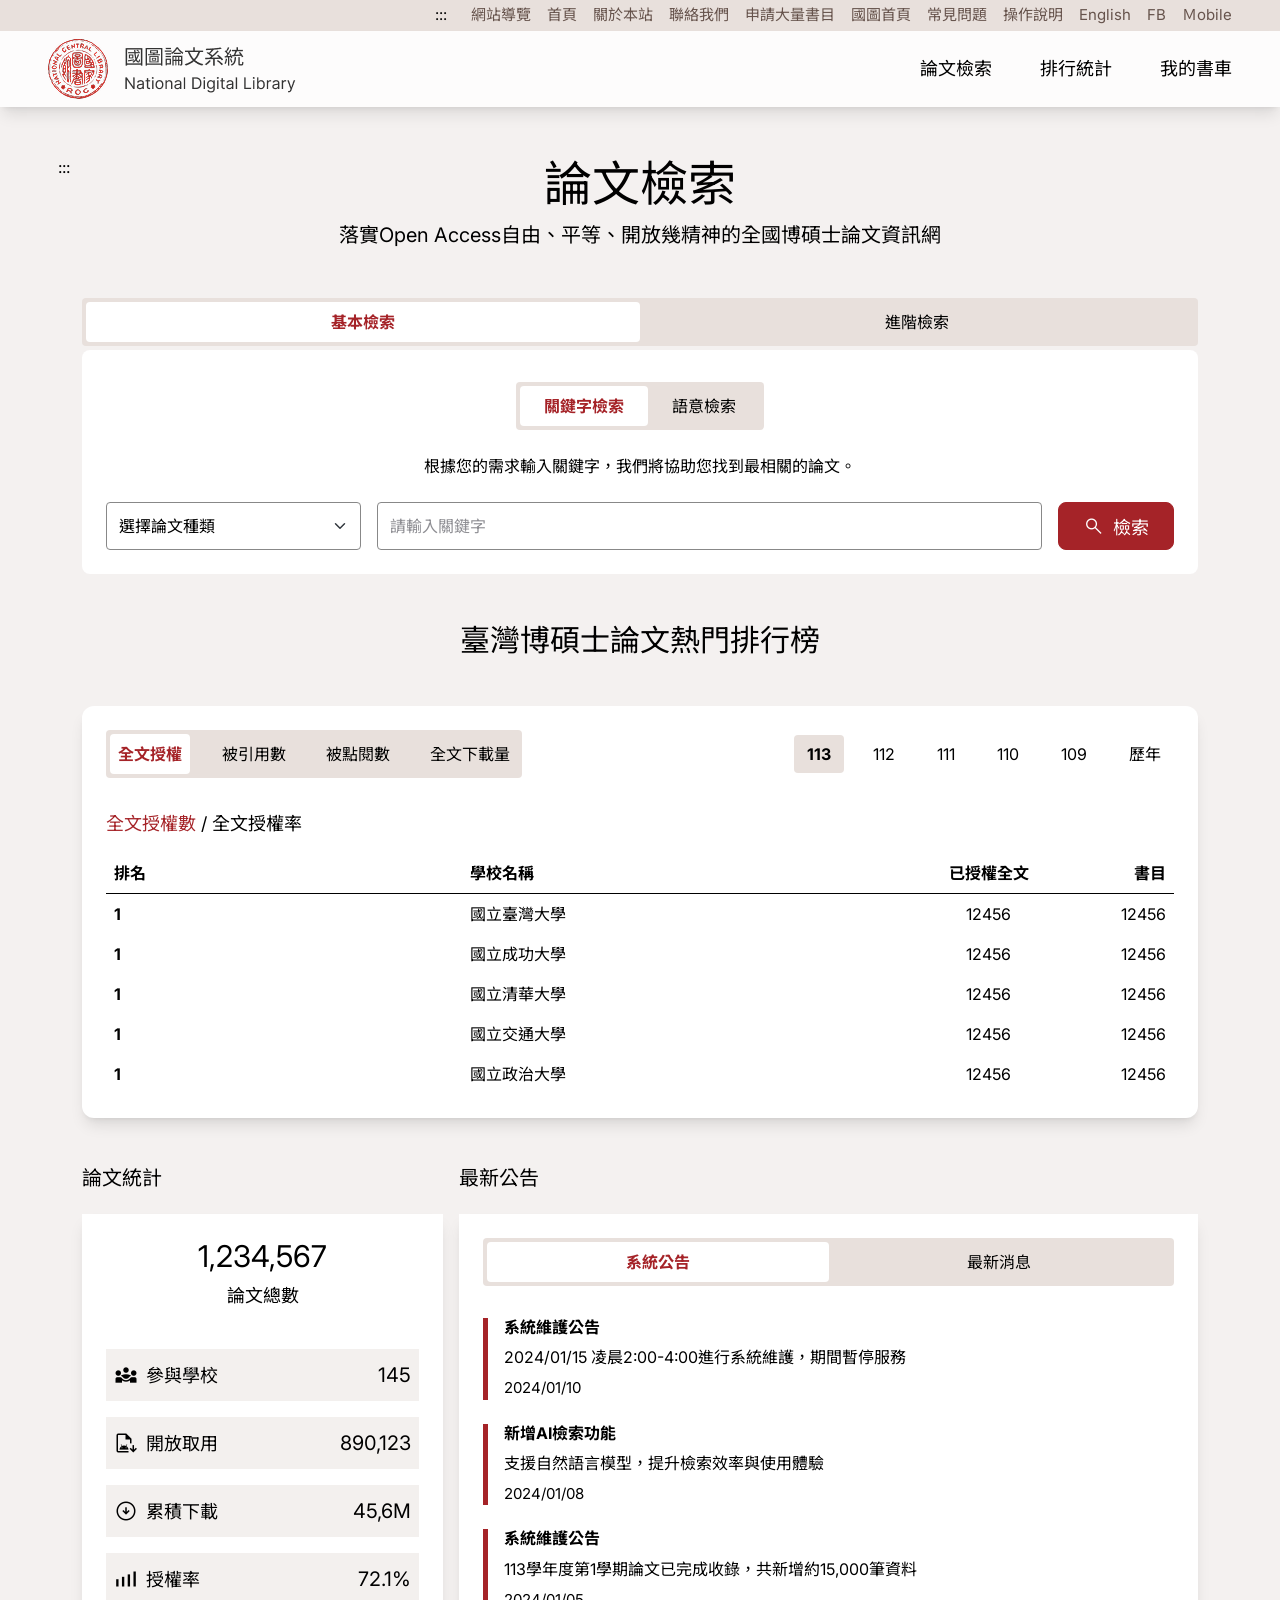
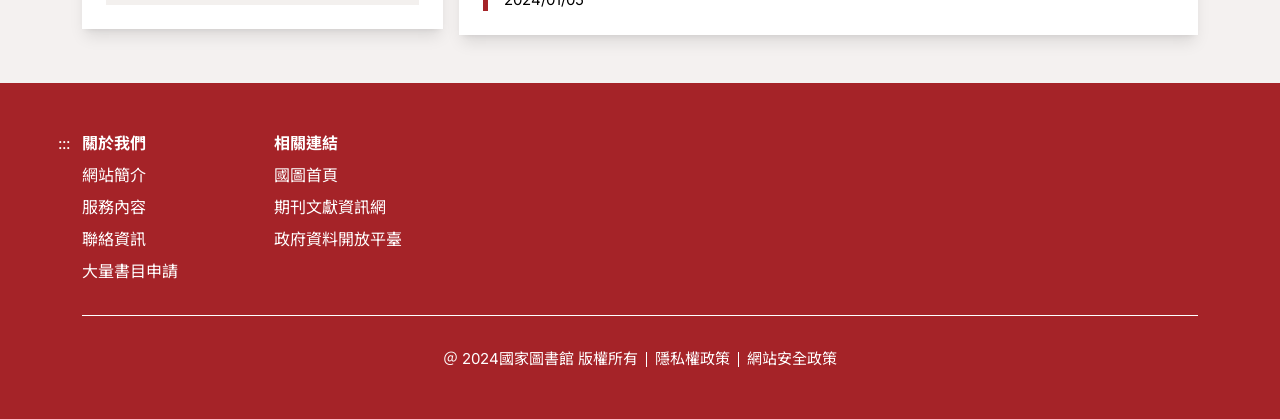
<file: f01.html>
<!DOCTYPE html>
<html lang="zh-Hant-TW">
	<head>
		<meta charset="UTF-8">
		<meta http-equiv="X-UA-Compatible" content="ie=edge">
		<meta name="viewport" content="width=device-width, initial-scale=1.0">
		<title>國家圖書館-國家大學論文系統</title>
		<!-- favicon -->
		<link rel="shortcut icon" type="image/gif" href="img/blank.gif" />
		<!-- /favicon -->
		<link rel="stylesheet" type="text/css" href="css/bootstrap.min.css">
		<link rel="stylesheet" type="text/css" href="css/bootstrap-icons.css">
		<link rel="stylesheet" type="text/css" href="css/tailwind.css">
		<link rel="stylesheet" type="text/css" href="css/main.min.css">
		<link rel="stylesheet" type="text/css" href="css/style.min.css">
	</head>

	<body id="top" class="focus tw:min-h-screen tw:group/check" data-bs-theme="red">
		<div class="tw:text-center tw:leading-10 tw:text-white tw:bg-pink-900"><noscript class="tw:py-1">您的瀏覽器不支援JavaScript功能，若網頁功能無法正常使用時，請開啟瀏覽器JavaScript狀態！</noscript></div>
		<!-- header -->
		<header class="header">
			<span class="d-none d-lg-inline-block tw:absolute z-1"><a id="gotocenter" class="btn btn-light bg-white visually-hidden-focusable" href="#AC" title="移到主要內容">跳到主要內容</a></span>
			<!-- container -->
		  <div class="headerContainer">
		    <nav class="navbar d-none d-lg-block p-0 tw:bg-[#E8E0DC]">
		      <div id="topNav" class="topNav w-100 py-1">
		        <div class="topContainer container-fluid px-sm-5">
		          <div class="d-flex flex-wrap justify-content-end gap-3 tw:text-[calc(15rem/16)]! tw:**:hover:text-black!">
		            <div class="tw:relative">
		              <span class="d-none d-lg-inline-block"><a class="tw:no-underline px-2" href="#U" id="AU" name="U" title="上方功能區塊" accesskey="U">:::</a></span>
		            </div>
		            <a class="tw:text-[#66534C]!" href="">網站導覽</a>
		            <a class="tw:text-[#66534C]!" href="">首頁</a>
		            <a class="tw:text-[#66534C]!" href="">關於本站</a>
		            <a class="tw:text-[#66534C]!" href="">聯絡我們</a>
		            <a class="tw:text-[#66534C]!" href="">申請大量書目</a>
		            <a class="tw:text-[#66534C]!" href="">國圖首頁</a>
		            <a class="tw:text-[#66534C]!" href="">常見問題</a>
		            <a class="tw:text-[#66534C]!" href="">操作說明</a>
		            <a class="tw:text-[#66534C]!" href="">English</a>
		            <a class="tw:text-[#66534C]!" href="">FB</a>
		            <a class="tw:text-[#66534C]!" href="">Ｍobile</a>
		          </div>
		          
		        </div>
		      </div>
		    </nav>
		    <nav class="navBar navbar navbar-expand-lg p-0">
		      <!-- navbarBg -->
		      <div class="navbarBg w-100 py-2 p-lg-0 tw:bg-[#FDFCFC] tw:lg:shadow-lg">
		        <!-- navbarContainer -->
		        <div class="navbarContainer d-flex flex-lg-row justify-content-between tw:h-[72px] tw:lg:h-[76px] container-fluid px-lg-5">
		          <!-- Logo -->
		          <div class="logoBG">
		            <div class="logoContainer d-flex align-items-center w-100 me-auto h-100">
		              <a class="logo me-3" href="index.html">
		                <h1 class="visually-hidden-focusable">國家圖書館-國家大學論文系統</h1>
		                <img class="w-100" src="img/logo.png" alt="國家圖書館" width="248">
		              </a>
		            </div>
		          </div>
		          <!-- /Logo -->
		          <button class="navbar-toggler border-0 d-block d-lg-none" type="button" data-bs-toggle="offcanvas" data-bs-target="#navbarOffcanvas" aria-controls="navbarOffcanvas">
		            <i class="h2 bi bi-list tw:leading-0"></i>
		            <span class="visually-hidden">開啟選單</span>
		          </button>
		          <!-- offcanvas -->
		          <div id="navbarOffcanvas" class="mainmenuBG offcanvas offcanvas-end border-0 tw:bg-[#E8E0DC]! tw:lg:bg-transparent! tw:max-w-4/5! tw:lg:max-w-full!" tabindex="-1" aria-labelledby="offcanvasTitle">
		            <div class="mainmenuContainer d-flex flex-column flex-lg-row justify-content-end h-100">
		              <div class="offcanvas-header">
		                <div id="offcanvasTitle" class="offcanvas-title h5"><span class="visually-hidden"></span></div>
		                <button type="button" class="btnClose ms-auto me-2" data-bs-dismiss="offcanvas" aria-label="Close"><i class="bi bi-x-lg"></i></button>
		              </div>
		              <ul id="mainmenuAccordion" class="mainmenu nav flex-column flex-lg-row gap-4 gap-lg-5 align-items-center offcanvas-body">
		                <li class="nav-item flex-shrink-0">
		                  <a class="nav-link fw-medium px-0 tw:lg:font-normal! tw:lg:text-[calc(18rem/16)]! tw:hover:text-(--bs-red)!" href="">論文檢索</a>
		                </li>
		                <li class="nav-item flex-shrink-0">
		                  <a class="nav-link fw-medium px-0 tw:lg:font-normal! tw:lg:text-[calc(18rem/16)]! tw:hover:text-(--bs-red)!" href="">排行統計</a>
		                </li>
		                <li class="nav-item flex-shrink-0">
		                  <a class="nav-link fw-medium px-0 tw:lg:font-normal! tw:lg:text-[calc(18rem/16)]! tw:hover:text-(--bs-red)!" href="">我的書車</a>
		                </li>
		              </ul>
		            </div>
		            <div class="vstack align-items-center gap-3 mb-5 d-lg-none tw:**:text-[calc(14rem/16)]!">
		              <a class="tw:text-[#66534C]!" href="">網站導覽</a>
		              <a class="tw:text-[#66534C]!" href="">關於本站</a>
		              <a class="tw:text-[#66534C]!" href="">聯絡我們</a>
		              <a class="tw:text-[#66534C]!" href="">申請大量書目</a>
		              <a class="tw:text-[#66534C]!" href="">常見問題</a>
		            </div>
		          </div>
		          <!-- /offcanvas -->
		        </div>
		        <!-- /navbarContainer -->
		      </div>
		      <!-- /navbarBg -->
		    </nav>
		  </div>
		  <!-- /container -->
		</header>
		<!-- /header -->

		<main class="py-4 py-lg-5 position-relative tw:group/all tw:[&_.btn]:[--bs-border-radius:8px] tw:min-h-screen">
			<div class="container-lg vstack gap-4 gap-xl-5 position-relative">
			  
			  <!-- accesskey -->
			  <div class="position-absolute d-none d-lg-inline-block">
			    <a class="ms-n4" href="#C" id="AC" name="C" title="中央內容區塊" accesskey="C">:::</a>
			  </div>
			  <!-- /accesskey -->
			  
			  
			  <section class="vstack gap-2 align-items-center">
			    <h2 class="fw-normal m-0 tw:text-[calc(28rem/16)]! tw:lg:text-[calc(48rem/16)]!">論文檢索</h2>
			    <p class="m-0 tw:lg:text-[calc(20rem/16)]!">落實Open Access自由、平等、開放幾精神的全國博碩士論文資訊網</p>
			  </section>
			  <section class="vstack tw:[&_input]:rounded-sm! tw:[&_select]:rounded-sm!">
			    <ul class="nav nav-pills nav-fill flex-nowrap overflow-auto rounded-1 p-1 tw:bg-[#E8E0DC]" role="tablist">
			      <li class="nav-item flex-shrink-0" role="presentation">
			        <button id="taba1" class="nav-link p-2 tw:text-sm tw:lg:text-base active" data-bs-toggle="pill" data-bs-target="#tabpanela1" type="button" role="tab" aria-controls="tabpanela1" aria-selected="true">基本檢索</button>
			      </li>
			      <li class="nav-item flex-shrink-0" role="presentation">
			        <button id="taba2" class="nav-link p-2 tw:text-sm tw:lg:text-base" data-bs-toggle="pill" data-bs-target="#tabpanela2" type="button" role="tab" aria-controls="tabpanela2" aria-selected="false" tabindex="-1">進階檢索</button>
			      </li>
			    </ul>
			    <div class="tab-content">
			      <div class="tab-pane fade show active" id="tabpanela1" role="tabpanel" aria-labelledby="taba1">
			        <div class="card card-body border-0 rounded-2 mt-1 vstack gap-3 gap-lg-4 p-xl-4">
			          <div class="btn-group align-self-center rounded-1 z-0 p-1 mt-lg-2 tw:bg-[#E8E0DC]" role="group" aria-label="群組檢索按鈕">
			            <div class="rounded-1 tw:has-checked:bg-white tw:has-checked:text-(--bs-red)! tw:has-checked:*:font-bold!">
			              <input id="btnradio1" class="btn-check" type="radio" name="btnradio" autocomplete="off" checked>
			              <label class="btn border-0 hstack px-4 tw:h-10" for="btnradio1">關鍵字檢索</label>
			            </div>
			            <div class="rounded-1 tw:has-checked:bg-white tw:has-checked:text-(--bs-red)! tw:has-checked:*:font-bold!">
			              <input id="btnradio2" class="btn-check" type="radio" name="btnradio" autocomplete="off">
			              <label class="btn border-0 hstack px-4 tw:h-10" for="btnradio2">語意檢索</label>
			            </div>
			          </div>
			          <p class="align-self-center m-0">根據您的需求輸入關鍵字，我們將協助您找到最相關的論文。</p>
			          <div class="row g-3">
			            <div class="col-6 col-sm-auto col-xl-3 order-sm-first">
			              <label class="visually-hidden" for="inputType">種類</label>
			              <select id="inputType" class="form-select h-100">
			                <option selected>選擇論文種類</option>
			                <option>item</option>
			              </select>
			            </div>
			            <div class="col-sm order-first">
			              <label class="visually-hidden" for="inputKey">關鍵字</label>
			              <input id="inputKey" class="form-control h-100" type="text" placeholder="請輸入關鍵字">
			            </div>
			            <div class="col-sm-auto text-center text-sm-start">
			              <button class="btn btn-red px-4 px-xxl-5 tw:lg:text-[calc(18rem/16)]! tw:lg:min-h-12" type="submit"><span class="material-symbols-outlined me-2">search</span>檢索</button>
			            </div>
			          </div>
			        </div>
			      </div>
			      <div class="tab-pane fade" id="tabpanela2" role="tabpanel" aria-labelledby="taba2">
			        <div class="card card-body border-0 rounded-2 mt-1 vstack gap-3 p-xl-4">
			          <div class="row g-3">
			            <div class="col-sm">
			              <label class="visually-hidden" for="inputKeyB1">關鍵字</label>
			              <input id="inputKeyB1" class="form-control tw:lg:min-h-12" type="text" placeholder="請輸入關鍵字">
			            </div>
			            <div class="col-6 col-sm-auto col-xl-3">
			              <label class="visually-hidden" for="selectA1">欄位</label>
			              <select id="selectA1" class="form-select tw:lg:min-h-12">
			                <option selected>不限欄位</option>
			                <option>item</option>
			              </select>
			            </div>
			          </div>
			          <div class="row g-3">
			            <div class="col-sm">
			              <label class="visually-hidden" for="inputKeyB2">關鍵字</label>
			              <input id="inputKeyB2" class="form-control tw:lg:min-h-12" type="text" placeholder="請輸入關鍵字">
			            </div>
			            <div class="col-6 col-sm-auto col-xl-3">
			              <label class="visually-hidden" for="selectA2">欄位</label>
			              <select id="selectA2" class="form-select tw:lg:min-h-12">
			                <option selected>不限欄位</option>
			                <option>item</option>
			              </select>
			            </div>
			          </div>
			          <button class="btn btn-light px-4 px-xxl-5 align-self-start tw:bg-[#F4F1F0]! tw:lg:min-h-11" type="button">新增查詢欄位</button>
			          <hr class="opacity-100 m-0 d-none d-md-block tw:border-[#B6A19A]!">
			          <div class="row g-3 gy-lg-4">
			            <fieldset class="col-md-4">
			              <legend class="tw:text-[calc(18rem/16)]!">畢業學年度</legend>
			              <div class="row gx-3 align-items-center">
			                <div class="col">
			                <label class="visually-hidden" for="selectB1">起始學年度</label>
			                  <select id="selectB1" class="form-select">
			                    <option selected>起始年</option>
			                    <option>item</option>
			                  </select>
			                </div>
			                <div class="col-auto">至</div>
			                <div class="col">
			                  <label class="visually-hidden" for="selectB2">結束學年度</label>
			                  <select id="selectB2" class="form-select">
			                    <option selected>結束年</option>
			                    <option>item</option>
			                  </select>
			                </div>
			              </div>
			            </fieldset>
			            <div class="col-6 col-md-4">
			              <label class="form-label tw:text-[calc(18rem/16)]!" for="selectC">學門</label>
			              <select id="selectC" class="form-select">
			                <option selected>選擇學門</option>
			                <option>item</option>
			              </select>
			            </div>
			            <div class="col-6 col-md-4">
			              <label class="form-label tw:text-[calc(18rem/16)]!" for="selectD">論文類別</label>
			              <select id="selectD" class="form-select">
			                <option selected>選擇論文類別</option>
			                <option>item</option>
			              </select>
			            </div>
			            <fieldset class="col-md">
			              <legend class="tw:text-[calc(18rem/16)]!">全文類型</legend>
			              <div class="overflow-hidden">
			                <div class="row g-3">
			                  <div class="col-6 col-md-auto">
			                    <div class="border rounded-1 p-2 px-lg-3 hstack gap-2 tw:has-disabled:bg-[#D9D9D9]">
			                      <input id="checkA1" class="form-check-input m-0 tw:has-disabled:text-[#767676]!" type="checkbox" value="">
			                      <label class="form-check-label d-block" for="checkA1">電子全文</label>
			                    </div>
			                  </div>
			                  <div class="col-6 col-md-auto">
			                    <div class="border rounded-1 p-2 px-lg-3 hstack gap-2 tw:has-disabled:bg-[#D9D9D9]">
			                      <input id="checkA2" class="form-check-input m-0 tw:has-disabled:text-[#767676]!" type="checkbox" value="">
			                      <label class="form-check-label d-block" for="checkA2">紙本論文授權</label>
			                    </div>
			                  </div>
			                  <div class="col-6 col-md-auto">
			                    <div class="border rounded-1 p-2 px-lg-3 hstack gap-2 tw:has-disabled:bg-[#D9D9D9]">
			                      <input id="checkA3" class="form-check-input m-0 tw:has-disabled:text-[#767676]!" type="checkbox" value="">
			                      <label class="form-check-label d-block" for="checkA3">影音圖像</label>
			                    </div>
			                  </div>
			                </div>
			              </div>
			            </fieldset>
			            <fieldset class="col-md-2 col-xxl-3">
			              <legend class="tw:text-[calc(18rem/16)]!">學位類別</legend>
			              <div class="overflow-hidden">
			                <div class="row g-3">
			                  <div class="col-6 col-md-auto">
			                    <div class="border rounded-1 p-2 px-lg-3 hstack gap-2 tw:has-disabled:bg-[#D9D9D9]">
			                      <input id="checkB1" class="form-check-input m-0 tw:has-disabled:text-[#767676]!" type="checkbox" value="">
			                      <label class="form-check-label d-block" for="checkB1">博士</label>
			                    </div>
			                  </div>
			                  <div class="col-6 col-md-auto">
			                    <div class="border rounded-1 p-2 px-lg-3 hstack gap-2 tw:has-disabled:bg-[#D9D9D9]">
			                      <input id="checkB2" class="form-check-input m-0 tw:has-disabled:text-[#767676]!" type="checkbox" value="">
			                      <label class="form-check-label d-block" for="checkB2">碩士</label>
			                    </div>
			                  </div>
			                </div>
			              </div>
			            </fieldset>
			            <fieldset class="col-md col-lg-4">
			              <legend class="tw:text-[calc(18rem/16)]!">語言</legend>
			              <div class="overflow-hidden">
			                <div class="row g-3">
			                  <div class="col-6 col-md-6">
			                    <div class="border rounded-1 p-2 px-lg-3 hstack gap-2 tw:has-disabled:bg-[#D9D9D9]">
			                      <input id="checkC1" class="form-check-input m-0 tw:has-disabled:text-[#767676]!" type="checkbox" value="">
			                      <label class="form-check-label d-block" for="checkC1">中文</label>
			                    </div>
			                  </div>
			                  <div class="col-6 col-md-6">
			                    <div class="border rounded-1 p-2 px-lg-3 hstack gap-2 tw:has-disabled:bg-[#D9D9D9]">
			                      <input id="checkC2" class="form-check-input m-0 tw:has-disabled:text-[#767676]!" type="checkbox" value="">
			                      <label class="form-check-label d-block" for="checkC2">日文</label>
			                    </div>
			                  </div>
			                  <div class="col-6 col-md-6">
			                    <div class="border rounded-1 p-2 px-lg-3 hstack gap-2 tw:has-disabled:bg-[#D9D9D9]">
			                      <input id="checkC3" class="form-check-input m-0 tw:has-disabled:text-[#767676]!" type="checkbox" value="">
			                      <label class="form-check-label d-block" for="checkC3">英文</label>
			                    </div>
			                  </div>
			                  <div class="col-6 col-md-6">
			                    <div class="border rounded-1 p-2 px-lg-3 hstack gap-2 tw:has-disabled:bg-[#D9D9D9]">
			                      <input id="checkC4" class="form-check-input m-0 tw:has-disabled:text-[#767676]!" type="checkbox" value="">
			                      <label class="form-check-label d-block" for="checkC4">其他語言</label>
			                    </div>
			                  </div>
			                </div>
			              </div>
			            </fieldset>
			          </div>
			          <div class="hstack flex-wrap gap-4 justify-content-center mt-lg-4">
			            <button class="btn btn-outline-red px-4 px-xxl-5 align-self-start tw:lg:text-[calc(18rem/16)]! tw:lg:min-h-12" type="reset">清除條件</button>
			            <button class="btn btn-red px-4 px-xxl-5 align-self-start tw:lg:text-[calc(18rem/16)]! tw:lg:min-h-12" type="submit"><span class="material-symbols-outlined me-2" aria-hidden="true">search</span>進階檢索</button>
			          </div>
			        </div>
			      </div>
			    </div>
			  </section>
			  <section class="vstack gap-4 gap-xl-5 align-items-center">
			    <h3 class="fw-normal m-0 tw:text-[calc(22rem/16)]! tw:lg:text-[calc(30rem/16)]!">臺灣博碩士論文熱門排行榜</h3>
			    <div class="card card-body border-0 vstack gap-3 p-xl-4 tw:shadow-lg">
			      <div class="hstack flex-wrap gap-4">
			        <ul class="nav nav-pills flex-nowrap gap-2 gap-lg-4 overflow-auto rounded-1 p-1 tw:bg-[#E8E0DC]" role="tablist">
			          <li class="nav-item flex-shrink-0" role="presentation">
			            <button id="tabb1" class="nav-link p-2 tw:text-sm tw:lg:text-base active" data-bs-toggle="pill" data-bs-target="#tabpanelb1" type="button" role="tab" aria-controls="tabpanelb1" aria-selected="true">全文授權</button>
			          </li>
			          <li class="nav-item flex-shrink-0" role="presentation">
			            <button id="tabb2" class="nav-link p-2 tw:text-sm tw:lg:text-base" data-bs-toggle="pill" data-bs-target="#tabpanelb2" type="button" role="tab" aria-controls="tabpanelb2" aria-selected="false" tabindex="-1">被引用數</button>
			          </li>
			          <li class="nav-item flex-shrink-0" role="presentation">
			            <button id="tabb3" class="nav-link p-2 tw:text-sm tw:lg:text-base" data-bs-toggle="pill" data-bs-target="#tabpanelb3" type="button" role="tab" aria-controls="tabpanelb3" aria-selected="false" tabindex="-1">被點閱數</button>
			          </li>
			          <li class="nav-item flex-shrink-0" role="presentation">
			            <button id="tabb4" class="nav-link p-2 tw:text-sm tw:lg:text-base" data-bs-toggle="pill" data-bs-target="#tabpanelb4" type="button" role="tab" aria-controls="tabpanelb4" aria-selected="false" tabindex="-1">全文下載量</button>
			          </li>
			        </ul>
			        <div class="hstack flex-wrap gap-3 ms-auto d-none d-lg-flex" role="group" aria-label="年份群組按鈕">
			          <div>
			            <input id="113" class="btn-check tw:peer" type="radio" name="yearradio" autocomplete="off" checked>
			            <label class="btn btn-link rounded-1 text-black tw:peer-checked:bg-[#E8E0DC]! tw:peer-checked:font-bold!" for="113">113</label>
			          </div>
			          <div>
			            <input id="112" class="btn-check tw:peer" type="radio" name="yearradio" autocomplete="off">
			            <label class="btn btn-link rounded-1 text-black tw:peer-checked:bg-[#E8E0DC]! tw:peer-checked:font-bold!" for="112">112</label>
			          </div>
			          <div>
			            <input id="111" class="btn-check tw:peer" type="radio" name="yearradio" autocomplete="off">
			            <label class="btn btn-link rounded-1 text-black tw:peer-checked:bg-[#E8E0DC]! tw:peer-checked:font-bold!" for="111">111</label>
			          </div>
			          <div>
			            <input id="110" class="btn-check tw:peer" type="radio" name="yearradio" autocomplete="off">
			            <label class="btn btn-link rounded-1 text-black tw:peer-checked:bg-[#E8E0DC]! tw:peer-checked:font-bold!" for="110">110</label>
			          </div>
			          <div>
			            <input id="109" class="btn-check tw:peer" type="radio" name="yearradio" autocomplete="off">
			            <label class="btn btn-link rounded-1 text-black tw:peer-checked:bg-[#E8E0DC]! tw:peer-checked:font-bold!" for="109">109</label>
			          </div>
			          <div>
			            <input id="all" class="btn-check tw:peer" type="radio" name="yearradio" autocomplete="off">
			            <label class="btn btn-link rounded-1 text-black tw:peer-checked:bg-[#E8E0DC]! tw:peer-checked:font-bold!" for="all">歷年</label>
			          </div>
			        </div>
			      </div>
			      <div class="tab-content">
			        <div class="tab-pane fade show active" id="tabpanelb1" role="tabpanel" aria-labelledby="tabb1">
			          <p class="m-0 my-lg-3 tw:text-[calc(18rem/16)]!"><span class="text-red">全文授權數</span> / 全文授權率</p>
			          <table class="table m-0">
			            <thead>
			              <tr>
			                <th class="border-black col-sm-2 col-xl-4" scope="col">排名</th>
			                <th class="border-black col-sm-4 col-xl-5 text-center text-xl-start" scope="col">學校名稱</th>
			                <th class="border-black text-center" scope="col">已授權全文</th>
			                <th class="border-black text-end" scope="col">書目</th>
			              </tr>
			            </thead>
			            <tbody>
			              <tr>
			                <th class="border-0" scope="row">1</th>
			                <td class="border-0 text-center text-xl-start">國立臺灣大學</td>
			                <td class="border-0 text-center">12456</td>
			                <td class="border-0 text-end">12456</td>
			              </tr>
			              <tr>
			                <th class="border-0" scope="row">1</th>
			                <td class="border-0 text-center text-xl-start">國立成功大學</td>
			                <td class="border-0 text-center">12456</td>
			                <td class="border-0 text-end">12456</td>
			              </tr>
			              <tr>
			                <th class="border-0" scope="row">1</th>
			                <td class="border-0 text-center text-xl-start">國立清華大學</td>
			                <td class="border-0 text-center">12456</td>
			                <td class="border-0 text-end">12456</td>
			              </tr>
			              <tr>
			                <th class="border-0" scope="row">1</th>
			                <td class="border-0 text-center text-xl-start">國立交通大學</td>
			                <td class="border-0 text-center">12456</td>
			                <td class="border-0 text-end">12456</td>
			              </tr>
			              <tr>
			                <th class="border-0" scope="row">1</th>
			                <td class="border-0 text-center text-xl-start">國立政治大學</td>
			                <td class="border-0 text-center">12456</td>
			                <td class="border-0 text-end">12456</td>
			              </tr>
			            </tbody>
			          </table>
			        </div>
			        <div class="tab-pane fade" id="tabpanelb2" role="tabpanel" aria-labelledby="tabb2">tabpanel2</div>
			        <div class="tab-pane fade" id="tabpanelb3" role="tabpanel" aria-labelledby="tabb3">tabpanel3</div>
			        <div class="tab-pane fade" id="tabpanelb4" role="tabpanel" aria-labelledby="tabb4">tabpanel4</div>
			      </div>
			    </div>
			  </section>
			  <section class="vstack">
			    <div class="row g-3">
			      <div class="col-md-4">
			        <h4 class="fw-normal mb-4 tw:text-[calc(20rem/16)]!">論文統計</h4>
			        <div class="card card-body border-0 rounded-0 vstack gap-3 p-xl-4 tw:shadow-lg">
			          <div class="vstack gap-2 mb-4 align-items-center">
			            <h5 class="fw-normal m-0 tw:text-[calc(30rem/16)]!">1,234,567</h5>
			            <p class="m-0 tw:text-[calc(18rem/16)]!">論文總數</p>
			          </div>
			          <div class="p-2 hstack gap-2 tw:bg-[#F3F0EE] tw:text-[calc(18rem/16)]!">
			            <span class="material-symbols-outlined fs-4">diversity_3</span>
			            <span>參與學校</span>
			            <span class="ms-auto tw:text-[calc(20rem/16)]!">145</span>
			          </div>
			          <div class="p-2 hstack gap-2 tw:bg-[#F3F0EE] tw:text-[calc(18rem/16)]!">
			            <span class="material-symbols-outlined fs-4">apk_install</span>
			            <span>開放取用</span>
			            <span class="ms-auto tw:text-[calc(20rem/16)]!">890,123</span>
			          </div>
			          <div class="p-2 hstack gap-2 tw:bg-[#F3F0EE] tw:text-[calc(18rem/16)]!">
			            <span class="material-symbols-outlined fs-4">arrow_circle_down</span>
			            <span>累積下載</span>
			            <span class="ms-auto tw:text-[calc(20rem/16)]!">45,6M</span>
			          </div>
			          <div class="p-2 hstack gap-2 tw:bg-[#F3F0EE] tw:text-[calc(18rem/16)]!">
			            <span class="material-symbols-outlined fs-4">android_cell_4_bar</span>
			            <span>授權率</span>
			            <span class="ms-auto tw:text-[calc(20rem/16)]!">72.1%</span>
			          </div>
			        </div>
			      </div>
			      <div class="col">
			        <h4 class="fw-normal mb-4 tw:text-[calc(20rem/16)]!">最新公告</h4>
			        <div class="card card-body border-0 rounded-0 vstack gap-3 p-xl-4 tw:shadow-lg">
			          <ul class="nav nav-pills nav-fill flex-nowrap overflow-auto rounded-1 p-1 tw:bg-[#E8E0DC]" role="tablist">
			            <li class="nav-item flex-shrink-0" role="presentation">
			              <button id="tabc1" class="nav-link p-2 tw:text-sm tw:lg:text-base active" data-bs-toggle="pill" data-bs-target="#tabpanelc1" type="button" role="tab" aria-controls="tabpanelc1" aria-selected="true">系統公告</button>
			            </li>
			            <li class="nav-item flex-shrink-0" role="presentation">
			              <button id="tabc2" class="nav-link p-2 tw:text-sm tw:lg:text-base" data-bs-toggle="pill" data-bs-target="#tabpanelc2" type="button" role="tab" aria-controls="tabpanelc2" aria-selected="false" tabindex="-1">最新消息</button>
			            </li>
			          </ul>
			          <div class="tab-content pt-3">
			            <div class="tab-pane fade show active" id="tabpanelc1" role="tabpanel" aria-labelledby="tabc1">
			              <div class="vstack gap-4">
			                <div class="vstack gap-2 border-start border-red ps-3 tw:border-l-5!">
			                  <h5 class="fs-6 fw-bold m-0">系統維護公告</h5>
			                  <p class="m-0">2024/01/15 凌晨2:00-4:00進行系統維護，期間暫停服務</p>
			                  <time class="tw:text-[calc(15rem/16)]!">2024/01/10</time>
			                </div>
			                <div class="vstack gap-2 border-start border-red ps-3 tw:border-l-5!">
			                  <h5 class="fs-6 fw-bold m-0">新增AI檢索功能</h5>
			                  <p class="m-0">支援自然語言模型，提升檢索效率與使用體驗</p>
			                  <time class="tw:text-[calc(15rem/16)]!">2024/01/08</time>
			                </div>
			                <div class="vstack gap-2 border-start border-red ps-3 tw:border-l-5!">
			                  <h5 class="fs-6 fw-bold m-0">系統維護公告</h5>
			                  <p class="m-0">113學年度第1學期論文已完成收錄，共新增約15,000筆資料</p>
			                  <time class="tw:text-[calc(15rem/16)]!">2024/01/05</time>
			                </div>
			              </div>
			            </div>
			            <div class="tab-pane fade" id="tabpanelc2" role="tabpanel" aria-labelledby="tabc2">tabpanel2</div>
			          </div>
			        </div>
			      </div>
			    </div>
			  </section>
			</div>
		</main>
		<footer class="position-relative bg-red p-4 px-lg-0 py-lg-5">
		  <div id="footer" class="footerBg">
		    <div class="footerContainer container-lg">
		      <div class="position-absolute d-none d-lg-inline-block"><a class="text-white ms-n4" href="#Z" id="AZ" name="Z" title="下方功能區塊" accesskey="Z">:::</a></div>
		      <div class="vstack gap-3 tw:**:text-white!">
		        <div class="row gx-5 gap-lg-5">
		          <div class="col-auto">
		            <div class="vstack gap-2">
		              <p class="fw-bold m-0">關於我們</p>
		              <a href="">網站簡介</a>
		              <a href="">服務內容</a>
		              <a href="">聯絡資訊</a>
		              <a href="">大量書目申請</a>
		            </div>
		          </div>
		          <div class="col-auto">
		            <div class="vstack gap-2">
		              <p class="fw-bold m-0">相關連結</p>
		              <a href="">國圖首頁</a>
		              <a href="">期刊文獻資訊網</a>
		              <a href="">政府資料開放平臺</a>
		            </div>
		          </div>
		        </div>
		        <hr class="border-white opacity-100">
		        <div class="hstack flex-wrap justify-content-lg-center column-gap-2 tw:**:text-[calc(15rem/16)]!">
		          <div>＠ 2024國家圖書館 版權所有</div>
		          <div class="vr opacity-100 align-self-center"></div>
		          <a href="">隱私權政策</a>
		          <div class="vr opacity-100 align-self-center"></div>
		          <a href="">網站安全政策</a>
		        </div>
		      </div>
		    </div>
		    <!-- /footerContainer -->
		  </div>
		  <!-- /footerBg -->
		</footer>

		<script type="text/javascript" src="js/bootstrap.bundle.min.js"></script>
	</body>
</html>
</file>
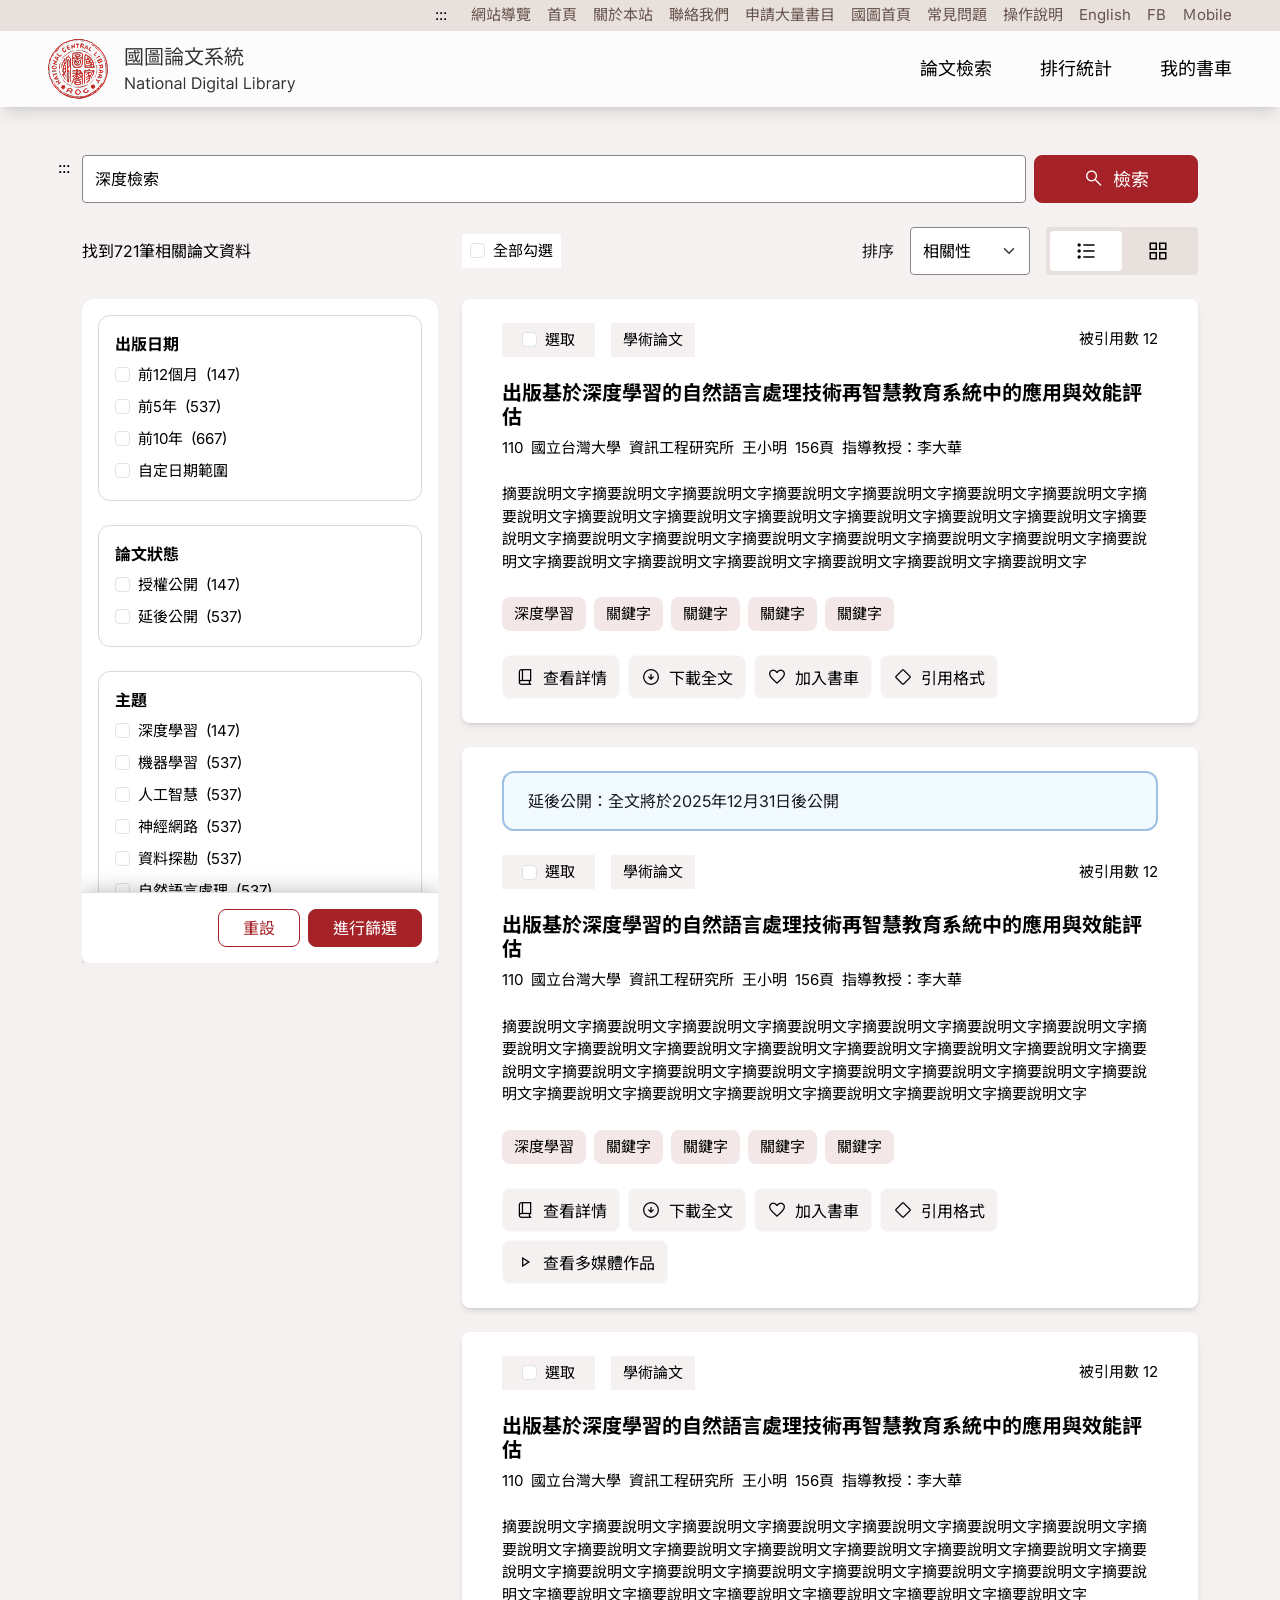
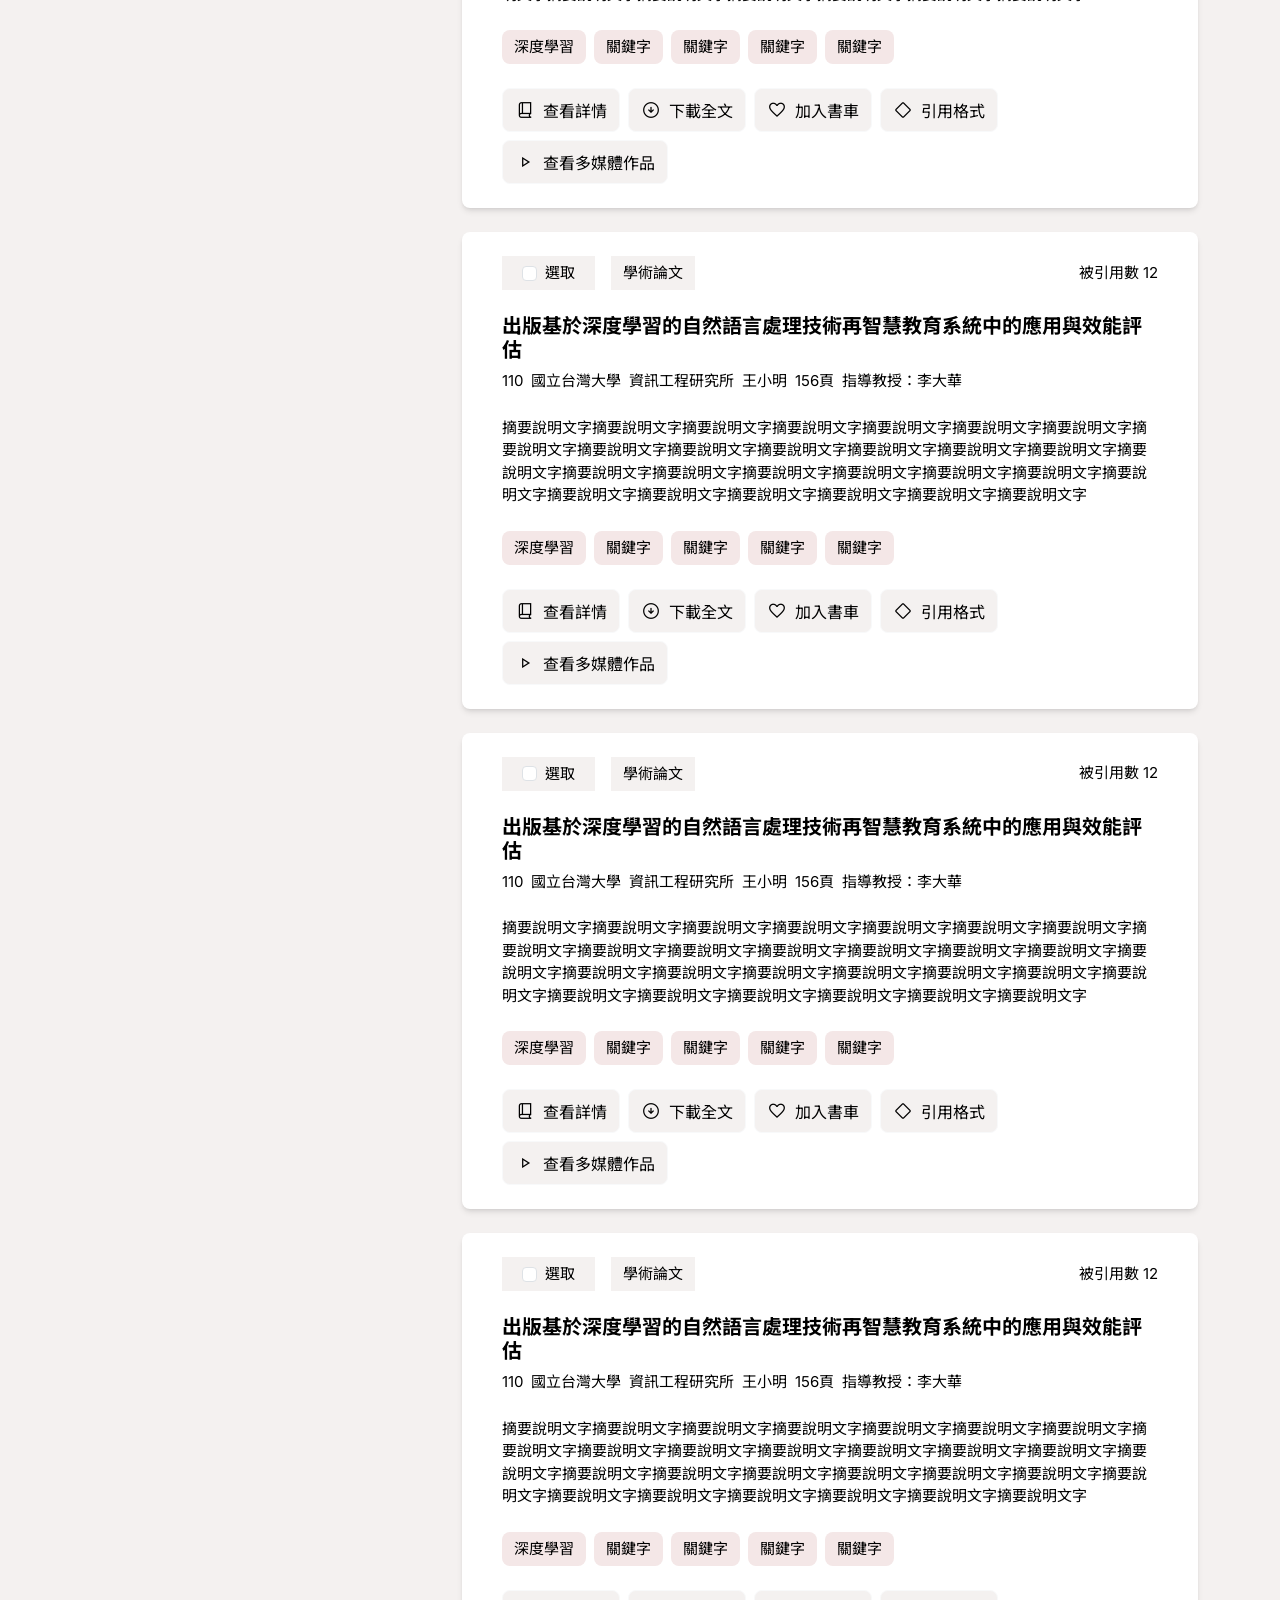
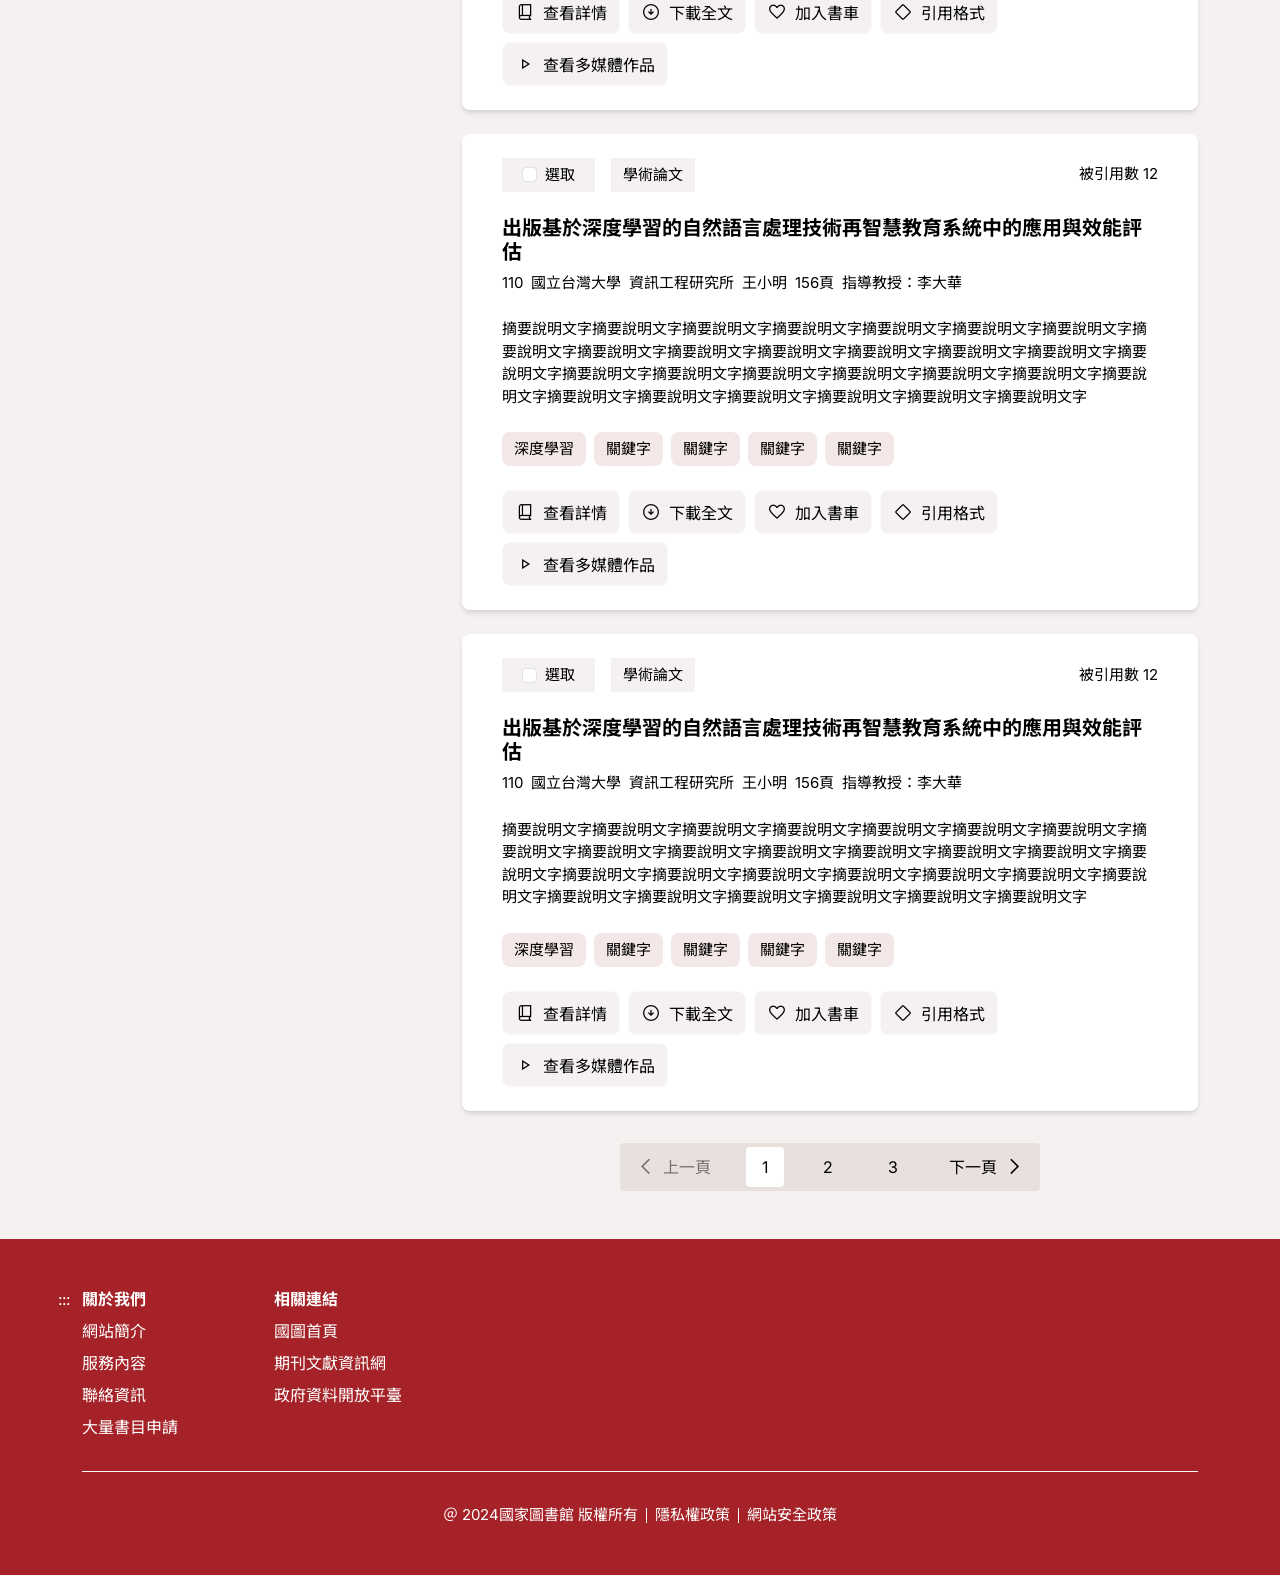
<file: f03.html>
<!DOCTYPE html>
<html lang="zh-Hant-TW">
	<head>
		<meta charset="UTF-8">
		<meta http-equiv="X-UA-Compatible" content="ie=edge">
		<meta name="viewport" content="width=device-width, initial-scale=1.0">
		<title>國家圖書館-國家大學論文系統</title>
		<!-- favicon -->
		<link rel="shortcut icon" type="image/gif" href="img/blank.gif" />
		<!-- /favicon -->
		<link rel="stylesheet" type="text/css" href="css/bootstrap.min.css">
		<link rel="stylesheet" type="text/css" href="css/bootstrap-icons.css">
		<link rel="stylesheet" type="text/css" href="css/tailwind.css">
		<link rel="stylesheet" type="text/css" href="css/main.min.css">
		<link rel="stylesheet" type="text/css" href="css/style.min.css">
	</head>

	<body id="top" class="focus tw:min-h-screen tw:group/check" data-bs-theme="red">
		<div class="tw:text-center tw:leading-10 tw:text-white tw:bg-pink-900"><noscript class="tw:py-1">您的瀏覽器不支援JavaScript功能，若網頁功能無法正常使用時，請開啟瀏覽器JavaScript狀態！</noscript></div>
		<!-- header -->
		<header class="header">
			<span class="d-none d-lg-inline-block tw:absolute z-1"><a id="gotocenter" class="btn btn-light bg-white visually-hidden-focusable" href="#AC" title="移到主要內容">跳到主要內容</a></span>
			<!-- container -->
		  <div class="headerContainer">
		    <nav class="navbar d-none d-lg-block p-0 tw:bg-[#E8E0DC]">
		      <div id="topNav" class="topNav w-100 py-1">
		        <div class="topContainer container-fluid px-sm-5">
		          <div class="d-flex flex-wrap justify-content-end gap-3 tw:text-[calc(15rem/16)]! tw:**:hover:text-black!">
		            <div class="tw:relative">
		              <span class="d-none d-lg-inline-block"><a class="tw:no-underline px-2" href="#U" id="AU" name="U" title="上方功能區塊" accesskey="U">:::</a></span>
		            </div>
		            <a class="tw:text-[#66534C]!" href="">網站導覽</a>
		            <a class="tw:text-[#66534C]!" href="">首頁</a>
		            <a class="tw:text-[#66534C]!" href="">關於本站</a>
		            <a class="tw:text-[#66534C]!" href="">聯絡我們</a>
		            <a class="tw:text-[#66534C]!" href="">申請大量書目</a>
		            <a class="tw:text-[#66534C]!" href="">國圖首頁</a>
		            <a class="tw:text-[#66534C]!" href="">常見問題</a>
		            <a class="tw:text-[#66534C]!" href="">操作說明</a>
		            <a class="tw:text-[#66534C]!" href="">English</a>
		            <a class="tw:text-[#66534C]!" href="">FB</a>
		            <a class="tw:text-[#66534C]!" href="">Ｍobile</a>
		          </div>
		          
		        </div>
		      </div>
		    </nav>
		    <nav class="navBar navbar navbar-expand-lg p-0">
		      <!-- navbarBg -->
		      <div class="navbarBg w-100 py-2 p-lg-0 tw:bg-[#FDFCFC] tw:lg:shadow-lg">
		        <!-- navbarContainer -->
		        <div class="navbarContainer d-flex flex-lg-row justify-content-between tw:h-[72px] tw:lg:h-[76px] container-fluid px-lg-5">
		          <!-- Logo -->
		          <div class="logoBG">
		            <div class="logoContainer d-flex align-items-center w-100 me-auto h-100">
		              <a class="logo me-3" href="index.html">
		                <h1 class="visually-hidden-focusable">國家圖書館-國家大學論文系統</h1>
		                <img class="w-100" src="img/logo.png" alt="國家圖書館" width="248">
		              </a>
		            </div>
		          </div>
		          <!-- /Logo -->
		          <button class="navbar-toggler border-0 d-block d-lg-none" type="button" data-bs-toggle="offcanvas" data-bs-target="#navbarOffcanvas" aria-controls="navbarOffcanvas">
		            <i class="h2 bi bi-list tw:leading-0"></i>
		            <span class="visually-hidden">開啟選單</span>
		          </button>
		          <!-- offcanvas -->
		          <div id="navbarOffcanvas" class="mainmenuBG offcanvas offcanvas-end border-0 tw:bg-[#E8E0DC]! tw:lg:bg-transparent! tw:max-w-4/5! tw:lg:max-w-full!" tabindex="-1" aria-labelledby="offcanvasTitle">
		            <div class="mainmenuContainer d-flex flex-column flex-lg-row justify-content-end h-100">
		              <div class="offcanvas-header">
		                <div id="offcanvasTitle" class="offcanvas-title h5"><span class="visually-hidden"></span></div>
		                <button type="button" class="btnClose ms-auto me-2" data-bs-dismiss="offcanvas" aria-label="Close"><i class="bi bi-x-lg"></i></button>
		              </div>
		              <ul id="mainmenuAccordion" class="mainmenu nav flex-column flex-lg-row gap-4 gap-lg-5 align-items-center offcanvas-body">
		                <li class="nav-item flex-shrink-0">
		                  <a class="nav-link fw-medium px-0 tw:lg:font-normal! tw:lg:text-[calc(18rem/16)]! tw:hover:text-(--bs-red)!" href="">論文檢索</a>
		                </li>
		                <li class="nav-item flex-shrink-0">
		                  <a class="nav-link fw-medium px-0 tw:lg:font-normal! tw:lg:text-[calc(18rem/16)]! tw:hover:text-(--bs-red)!" href="">排行統計</a>
		                </li>
		                <li class="nav-item flex-shrink-0">
		                  <a class="nav-link fw-medium px-0 tw:lg:font-normal! tw:lg:text-[calc(18rem/16)]! tw:hover:text-(--bs-red)!" href="">我的書車</a>
		                </li>
		              </ul>
		            </div>
		            <div class="vstack align-items-center gap-3 mb-5 d-lg-none tw:**:text-[calc(14rem/16)]!">
		              <a class="tw:text-[#66534C]!" href="">網站導覽</a>
		              <a class="tw:text-[#66534C]!" href="">關於本站</a>
		              <a class="tw:text-[#66534C]!" href="">聯絡我們</a>
		              <a class="tw:text-[#66534C]!" href="">申請大量書目</a>
		              <a class="tw:text-[#66534C]!" href="">常見問題</a>
		            </div>
		          </div>
		          <!-- /offcanvas -->
		        </div>
		        <!-- /navbarContainer -->
		      </div>
		      <!-- /navbarBg -->
		    </nav>
		  </div>
		  <!-- /container -->
		</header>
		<!-- /header -->

		<main class="py-4 py-lg-5 position-relative tw:group/all tw:[&_.btn]:[--bs-border-radius:8px] tw:min-h-screen">
			<div class="container-lg vstack gap-4 position-relative">
			  
			  <!-- accesskey -->
			  <div class="position-absolute d-none d-lg-inline-block">
			    <a class="ms-n4" href="#C" id="AC" name="C" title="中央內容區塊" accesskey="C">:::</a>
			  </div>
			  <!-- /accesskey -->
			  
			  
			  <section class="vstack gap-3">
			    <div class="row g-2 gy-3">
			      <div class="col-md">
			        <label class="visually-hidden" for="search">深度檢索</label>
			        <input id="search" class="form-control rounded-1 h-100 tw:placeholder:text-black!" type="text" placeholder="深度檢索" aria-label="Search">
			      </div>
			      <div class="col-md-auto hstack gap-3 d-md-none">
			        <button class="btn fw-medium tw:text-[calc(12rem/16)]! tw:bg-[#DFCFB1]! tw:rounded-xl!" type="button">前12個月</button>
			        <button class="btn fw-medium tw:text-[calc(12rem/16)]! tw:bg-[#DFCFB1]! tw:rounded-xl!" type="button">授權公開</button>
			      </div>
			      <div class="col-md-auto hstack justify-content-center justify-content-md-start gap-3">
			        <button class="btn btn-outline-red d-md-none" type="button" data-bs-toggle="modal" data-bs-target="#modalFilter"><span class="material-symbols-outlined me-2">filter_alt</span>篩選條件</button>
			        <button class="btn btn-red px-md-5 tw:lg:min-h-12 tw:lg:text-[calc(18rem/16)]!" type="submit"><span class="material-symbols-outlined me-2">search</span>檢索</button>
			      </div>
			    </div>
			  </section>
			  <section>
			    <div class="row g-2 gx-md-4 align-items-center">
			      <div class="col-md-4 col-xxl-3"><p class="text-center text-md-start">找到721筆相關論文資料</p></div>
			      <div class="col-md-8 col-xxl-9">
			        <div class="hstack flex-wrap gap-3 d-none d-md-flex">
			          <div class="bg-white px-2 me-auto">
			            <div class="hstack gap-2 tw:h-8.5 tw:**:text-[calc(15rem/16)]!">
			              <input id="checkall" class="check form-check-input rounded-1 m-0" type="checkbox" value="">
			              <label class="form-check-label lh-1" for="checkall">全部勾選</label>
			            </div>
			          </div>
			          <label class="form-label m-0" for="inputSort">排序</label>
			          <select id="inputSort" class="form-select rounded-1 w-auto tw:border-[#888888]! tw:min-w-30 tw:xxl:min-w-45.5 tw:min-h-12">
			            <option value="" selected>相關性</option>
			            <option value="">item</option>
			          </select>
			          <div class="btn-group rounded-1 z-0 p-1 tw:bg-[#E8E0DC]" role="group" aria-label="群組顯示按鈕">
			            <div class="rounded-1 tw:has-checked:bg-white">
			              <input id="btnradio1" class="btn-check" type="radio" name="btnradio" autocomplete="off" checked>
			              <label class="btn border-0 px-4 tw:h-10" for="btnradio1"><span class="material-symbols-outlined fs-4 mt-n1">format_list_bulleted</span><span class="visually-hidden">列表顯示</span></label>
			            </div>
			            <div class="rounded-1 tw:has-checked:bg-white">
			              <input id="btnradio2" class="btn-check" type="radio" name="btnradio" autocomplete="off">
			              <label class="btn border-0 px-4 tw:h-10" for="btnradio2"><span class="material-symbols-outlined fs-4 mt-n1">grid_view</span><span class="visually-hidden">網格顯示</span></label>
			            </div>
			          </div>
			        </div>
			      </div>
			    </div>
			  </section>
			  <section class="vstack gap-3 tw:pb-12 tw:md:p-0">
			    <div class="row g-2 gx-md-4">
			      <div class="col-md-4 col-xxl-3">
			        <div id="modalFilter" class="modal fade tw:group/modal tw:md:static! tw:md:block! tw:md:opacity-100! tw:md:overflow-y-auto tw:md:h-666" tabindex="-1" aria-labelledby="modalLabel" aria-hidden="true">
			          <div class="modal-dialog px-2 p-md-0 m-md-0 tw:md:max-w-full! tw:md:transform-none! tw:md:overflow-hidden">
			            <div class="modal-content position-relative border-0">
			              <div class="modal-header border-0 pb-0 d-md-none">
			                <p id="modalLabel" class="modal-title fs-6 fw-medium me-auto">進階篩選</p>
			                <button class="btn text-red fw-medium px-0 tw:text-[calc(14rem/16)]!" type="button" data-bs-dismiss="modal" aria-label="Close">確認</button>
			              </div>
			              <div class="modal-body vstack gap-4 overflow-auto tw:md:max-h-166 tw:md:pb-23! tw:[scrollbar-color:rgba(0,0,0,0.1)_transparent]">
			                <fieldset class="card card-body vstack flex-wrap gap-2 tw:group-[.show]/modal:border-0! tw:group-[.show]/modal:p-0!">
			                  <legend class="fs-6 fw-bold m-0">出版日期</legend>
			                  <div class="hstack flex-wrap gap-2 row-gap-0 tw:**:text-[calc(15rem/16)]!">
			                    <div class="form-check m-0">
			                      <input id="checka1" class="form-check-input rounded-1" type="checkbox" value="">
			                      <label class="form-check-label" for="checka1">前12個月</label>
			                    </div>
			                    <span class="tw:before:content-['('] tw:after:content-[')']">147</span>
			                  </div>
			                  <div class="hstack flex-wrap gap-2 row-gap-0 tw:**:text-[calc(15rem/16)]!">
			                    <div class="form-check m-0">
			                      <input id="checka2" class="form-check-input rounded-1" type="checkbox" value="">
			                      <label class="form-check-label" for="checka2">前5年</label>
			                    </div>
			                    <span class="tw:before:content-['('] tw:after:content-[')']">537</span>
			                  </div>
			                  <div class="hstack flex-wrap gap-2 row-gap-0 tw:**:text-[calc(15rem/16)]!">
			                    <div class="form-check m-0">
			                      <input id="checka3" class="form-check-input rounded-1" type="checkbox" value="">
			                      <label class="form-check-label" for="checka3">前10年</label>
			                    </div>
			                    <span class="tw:before:content-['('] tw:after:content-[')']">667</span>
			                  </div>
			                  <div class="hstack flex-wrap gap-2 row-gap-0 tw:**:text-[calc(15rem/16)]! tw:peer">
			                    <div class="form-check m-0">
			                      <input id="checka4" class="form-check-input rounded-1" type="checkbox" value="">
			                      <label class="form-check-label" for="checka4">自定日期範圍</label>
			                    </div>
			                  </div>
			                  <div class="vstack gap-3 tw:hidden! tw:peer-has-checked:flex!">
			                    <hr class="opacity-100 m-0 tw:border-[#B6A19A]">
			                    <div class="hstack flex-wrap gap-2 row-gap-0 tw:**:text-[calc(15rem/16)]!">
			                      <input id="inputa1" class="form-control border-0 tw:w-21! tw:bg-[#F4F1F0]! tw:placeholder:text-black!" type="text" placeholder="開始年份">
			                      <label class="visually-hidden" for="inputa1">開始年份</label>
			                      至
			                      <input id="inputa2" class="form-control border-0 tw:w-21! tw:bg-[#F4F1F0]! tw:placeholder:text-black!" type="text" placeholder="結束年份">
			                      <label class="visually-hidden" for="inputa2">結束年份</label>
			                    </div>
			                  </div>
			                </fieldset>
			                <fieldset class="card card-body vstack flex-wrap gap-2 tw:group-[.show]/modal:border-0! tw:group-[.show]/modal:p-0!">
			                  <legend class="fs-6 fw-bold m-0">論文狀態</legend>
			                  <div class="hstack flex-wrap gap-2 row-gap-0 tw:**:text-[calc(15rem/16)]!">
			                    <div class="form-check m-0">
			                      <input id="checkb1" class="form-check-input rounded-1" type="checkbox" value="">
			                      <label class="form-check-label" for="checkb1">授權公開</label>
			                    </div>
			                    <span class="tw:before:content-['('] tw:after:content-[')']">147</span>
			                  </div>
			                  <div class="hstack flex-wrap gap-2 row-gap-0 tw:**:text-[calc(15rem/16)]!">
			                    <div class="form-check m-0">
			                      <input id="checkb2" class="form-check-input rounded-1" type="checkbox" value="">
			                      <label class="form-check-label" for="checkb2">延後公開</label>
			                    </div>
			                    <span class="tw:before:content-['('] tw:after:content-[')']">537</span>
			                  </div>
			                </fieldset>
			                <fieldset class="card card-body vstack flex-wrap gap-2 tw:group-[.show]/modal:border-0! tw:group-[.show]/modal:p-0!">
			                  <legend class="fs-6 fw-bold m-0">主題</legend>
			                  <div class="hstack flex-wrap gap-2 row-gap-0 tw:**:text-[calc(15rem/16)]!">
			                    <div class="form-check m-0">
			                      <input id="checkc1" class="form-check-input rounded-1" type="checkbox" value="">
			                      <label class="form-check-label" for="checkc1">深度學習</label>
			                    </div>
			                    <span class="tw:before:content-['('] tw:after:content-[')']">147</span>
			                  </div>
			                  <div class="hstack flex-wrap gap-2 row-gap-0 tw:**:text-[calc(15rem/16)]!">
			                    <div class="form-check m-0">
			                      <input id="checkc2" class="form-check-input rounded-1" type="checkbox" value="">
			                      <label class="form-check-label" for="checkc2">機器學習</label>
			                    </div>
			                    <span class="tw:before:content-['('] tw:after:content-[')']">537</span>
			                  </div>
			                  <div class="hstack flex-wrap gap-2 row-gap-0 tw:**:text-[calc(15rem/16)]!">
			                    <div class="form-check m-0">
			                      <input id="checkc3" class="form-check-input rounded-1" type="checkbox" value="">
			                      <label class="form-check-label" for="checkc3">人工智慧</label>
			                    </div>
			                    <span class="tw:before:content-['('] tw:after:content-[')']">537</span>
			                  </div>
			                  <div class="hstack flex-wrap gap-2 row-gap-0 tw:**:text-[calc(15rem/16)]!">
			                    <div class="form-check m-0">
			                      <input id="checkc4" class="form-check-input rounded-1" type="checkbox" value="">
			                      <label class="form-check-label" for="checkc4">神經網路</label>
			                    </div>
			                    <span class="tw:before:content-['('] tw:after:content-[')']">537</span>
			                  </div>
			                  <div class="hstack flex-wrap gap-2 row-gap-0 tw:**:text-[calc(15rem/16)]!">
			                    <div class="form-check m-0">
			                      <input id="checkc5" class="form-check-input rounded-1" type="checkbox" value="">
			                      <label class="form-check-label" for="checkc5">資料探勘</label>
			                    </div>
			                    <span class="tw:before:content-['('] tw:after:content-[')']">537</span>
			                  </div>
			                  <div class="hstack flex-wrap gap-2 row-gap-0 tw:**:text-[calc(15rem/16)]!">
			                    <div class="form-check m-0">
			                      <input id="checkc6" class="form-check-input rounded-1" type="checkbox" value="">
			                      <label class="form-check-label" for="checkc6">自然語言處理</label>
			                    </div>
			                    <span class="tw:before:content-['('] tw:after:content-[')']">537</span>
			                  </div>
			                  <div class="hstack">
			                    <button class="btn btn-link p-0" type="button" data-bs-toggle="collapse" data-bs-target="#collapseMore1" aria-expanded="false" aria-controls="collapseMore1">更多<span class="material-symbols-outlined">arrow_forward_ios</span></button>
			                  </div>
			                  <div id="collapseMore1" class="collapse">
			                    <div class="hstack flex-wrap gap-2">
			                      <div class="form-check m-0">
			                        <input id="morea1" class="form-check-input rounded-1" type="checkbox" value="">
			                        <label class="form-check-label" for="morea1">item</label>
			                      </div>
			                      <span class="tw:before:content-['('] tw:after:content-[')']">100</span>
			                    </div>
			                  </div>
			                </fieldset>
			                <fieldset class="card card-body vstack flex-wrap gap-2 tw:group-[.show]/modal:border-0! tw:group-[.show]/modal:p-0!">
			                  <legend class="fs-6 fw-bold m-0">論文種類</legend>
			                  <div class="hstack flex-wrap gap-2 row-gap-0 tw:**:text-[calc(15rem/16)]!">
			                    <div class="form-check m-0">
			                      <input id="checkd1" class="form-check-input rounded-1" type="checkbox" value="">
			                      <label class="form-check-label" for="checkd1">學術論文</label>
			                    </div>
			                    <span class="tw:before:content-['('] tw:after:content-[')']">147</span>
			                  </div>
			                  <div class="hstack flex-wrap gap-2 row-gap-0 tw:**:text-[calc(15rem/16)]!">
			                    <div class="form-check m-0">
			                      <input id="checkd2" class="form-check-input rounded-1" type="checkbox" value="">
			                      <label class="form-check-label" for="checkd2">技術報告</label>
			                    </div>
			                    <span class="tw:before:content-['('] tw:after:content-[')']">147</span>
			                  </div>
			                  <div class="hstack flex-wrap gap-2 row-gap-0 tw:**:text-[calc(15rem/16)]!">
			                    <div class="form-check m-0">
			                      <input id="checkd3" class="form-check-input rounded-1" type="checkbox" value="">
			                      <label class="form-check-label" for="checkd3">作品連同書面報告</label>
			                    </div>
			                    <span class="tw:before:content-['('] tw:after:content-[')']">147</span>
			                  </div>
			                  <div class="hstack flex-wrap gap-2 row-gap-0 tw:**:text-[calc(15rem/16)]!">
			                    <div class="form-check m-0">
			                      <input id="checkd4" class="form-check-input rounded-1" type="checkbox" value="">
			                      <label class="form-check-label" for="checkd4">成就證明連同書面報告</label>
			                    </div>
			                    <span class="tw:before:content-['('] tw:after:content-[')']">147</span>
			                  </div>
			                  <div class="hstack flex-wrap gap-2 row-gap-0 tw:**:text-[calc(15rem/16)]!">
			                    <div class="form-check m-0">
			                      <input id="checkd5" class="form-check-input rounded-1" type="checkbox" value="">
			                      <label class="form-check-label" for="checkd5">專業實務報告</label>
			                    </div>
			                    <span class="tw:before:content-['('] tw:after:content-[')']">147</span>
			                  </div>
			                </fieldset>
			                <fieldset class="card card-body vstack flex-wrap gap-2 tw:group-[.show]/modal:border-0! tw:group-[.show]/modal:p-0!">
			                  <legend class="fs-6 fw-bold m-0">語言</legend>
			                  <div class="hstack flex-wrap gap-2 row-gap-0 tw:**:text-[calc(15rem/16)]!">
			                    <div class="form-check m-0">
			                      <input id="checke1" class="form-check-input rounded-1" type="checkbox" value="">
			                      <label class="form-check-label" for="checke1">中文</label>
			                    </div>
			                    <span class="tw:before:content-['('] tw:after:content-[')']">147</span>
			                  </div>
			                  <div class="hstack flex-wrap gap-2 row-gap-0 tw:**:text-[calc(15rem/16)]!">
			                    <div class="form-check m-0">
			                      <input id="checke2" class="form-check-input rounded-1" type="checkbox" value="">
			                      <label class="form-check-label" for="checke2">英文</label>
			                    </div>
			                    <span class="tw:before:content-['('] tw:after:content-[')']">147</span>
			                  </div>
			                </fieldset>
			                <fieldset class="card card-body vstack flex-wrap gap-2 tw:group-[.show]/modal:border-0! tw:group-[.show]/modal:p-0!">
			                  <legend class="fs-6 fw-bold m-0">學位類別</legend>
			                  <div class="hstack flex-wrap gap-2 row-gap-0 tw:**:text-[calc(15rem/16)]!">
			                    <div class="form-check m-0">
			                      <input id="checkf1" class="form-check-input rounded-1" type="checkbox" value="">
			                      <label class="form-check-label" for="checkf1">全部</label>
			                    </div>
			                    <span class="tw:before:content-['('] tw:after:content-[')']">147</span>
			                  </div>
			                  <div class="hstack flex-wrap gap-2 row-gap-0 tw:**:text-[calc(15rem/16)]!">
			                    <div class="form-check m-0">
			                      <input id="checkf2" class="form-check-input rounded-1" type="checkbox" value="">
			                      <label class="form-check-label" for="checkf2">碩士論文</label>
			                    </div>
			                    <span class="tw:before:content-['('] tw:after:content-[')']">147</span>
			                  </div>
			                  <div class="hstack flex-wrap gap-2 row-gap-0 tw:**:text-[calc(15rem/16)]!">
			                    <div class="form-check m-0">
			                      <input id="checkf3" class="form-check-input rounded-1" type="checkbox" value="">
			                      <label class="form-check-label" for="checkf3">博士論文</label>
			                    </div>
			                    <span class="tw:before:content-['('] tw:after:content-[')']">147</span>
			                  </div>
			                </fieldset>
			                <div class="card card-body vstack flex-wrap gap-2 tw:group-[.show]/modal:border-0! tw:group-[.show]/modal:p-0!">
			                  <p class="fs-6 fw-bold m-0">聚類分析</p>
			                  <ul class="list-unstyled m-0 tw:**:text-[calc(15rem/16)]!">
			                    <li>
			                      <details class="vstack gap-1 tw:group/list">
			                        <summary class="hstack gap-2 rounded px-1">
			                          <span class="hstack tw:min-w-5.25">
			                            <span class="material-symbols-outlined tw:group-open/list:hidden!" style="font-size:1.3rem !important">add_box</span>
			                            <span class="material-symbols-outlined tw:hidden! tw:group-open/list:block!" style="font-size:1.3rem !important">indeterminate_check_box</span>
			                          </span>
			                          <span>機器學習</span>
			                          <span class="tw:before:content-['('] tw:after:content-[')']">57</span>
			                        </summary>
			                        <!-- 第二層內容 -->
			                        <ul class="list-unstyled vstack gap-1 ms-4">
			                          <li>
			                            <details class="tw:group/list2">
			                              <summary class="hstack gap-2 rounded px-1">
			                                <span class="hstack tw:min-w-5.25"></span>
			                                <span>Item</span>
			                                <span class="tw:before:content-['('] tw:after:content-[')']">7</span>
			                              </summary>
			                            </details>
			                          </li>
			                          <li>
			                            <details class="tw:group/list2">
			                              <summary class="hstack gap-2 rounded px-1">
			                                <span class="hstack tw:min-w-5.25">
			                                  <span class="material-symbols-outlined tw:group-open/list2:hidden!" style="font-size:1.3rem !important">add_box</span>
			                                  <span class="material-symbols-outlined tw:hidden! tw:group-open/list2:block!" style="font-size:1.3rem !important">indeterminate_check_box</span>
			                                </span>
			                                <span>Item</span>
			                                <span class="tw:before:content-['('] tw:after:content-[')']">7</span>
			                              </summary>
			                              <!-- 第三層內容 -->
			                              <ul class="list-unstyled vstack gap-1 ms-4">
			                                <li>
			                                  <details class="tw:group/list2">
			                                    <summary class="hstack gap-2 rounded px-1">
			                                      <span class="hstack tw:min-w-5.25"></span>
			                                      <span>Item</span>
			                                      <span class="tw:before:content-['('] tw:after:content-[')']">4</span>
			                                    </summary>
			                                  </details>
			                                </li>
			                                <li>
			                                  <details class="tw:group/list2">
			                                    <summary class="hstack gap-2 rounded px-1">
			                                      <span class="hstack tw:min-w-5.25"></span>
			                                      <span>Item</span>
			                                      <span class="tw:before:content-['('] tw:after:content-[')']">3</span>
			                                    </summary>
			                                  </details>
			                                </li>
			                              </ul>
			                            </details>
			                          </li>
			                        </ul>
			                      </details>
			                    </li>
			                    <li>
			                      <details class="vstack gap-1 tw:group/list">
			                        <summary class="hstack gap-2 rounded px-1">
			                          <span class="hstack tw:min-w-5.25">
			                            <span class="material-symbols-outlined tw:group-open/list:hidden!" style="font-size:1.3rem !important">add_box</span>
			                            <span class="material-symbols-outlined tw:hidden! tw:group-open/list:block!" style="font-size:1.3rem !important">indeterminate_check_box</span>
			                          </span>
			                          <span>類神經網絡</span>
			                          <span class="tw:before:content-['('] tw:after:content-[')']">37</span>
			                        </summary>
			                        <!-- 第二層內容 -->
			                        <ul class="list-unstyled vstack gap-1 ms-4">
			                          <li>
			                            <details class="tw:group/list2">
			                              <summary class="hstack gap-2 rounded px-1">
			                                <span class="hstack tw:min-w-5.25"></span>
			                                <span>Item</span>
			                                <span class="tw:before:content-['('] tw:after:content-[')']">7</span>
			                              </summary>
			                            </details>
			                          </li>
			                          <li>
			                            <details class="tw:group/list2">
			                              <summary class="hstack gap-2 rounded px-1">
			                                <span class="hstack tw:min-w-5.25">
			                                  <span class="material-symbols-outlined tw:group-open/list2:hidden!" style="font-size:1.3rem !important">add_box</span>
			                                  <span class="material-symbols-outlined tw:hidden! tw:group-open/list2:block!" style="font-size:1.3rem !important">indeterminate_check_box</span>
			                                </span>
			                                <span>Item</span>
			                                <span class="tw:before:content-['('] tw:after:content-[')']">7</span>
			                              </summary>
			                              <!-- 第三層內容 -->
			                              <ul class="list-unstyled vstack gap-1 ms-4">
			                                <li>
			                                  <details class="tw:group/list2">
			                                    <summary class="hstack gap-2 rounded px-1">
			                                      <span class="hstack tw:min-w-5.25"></span>
			                                      <span>Item</span>
			                                      <span class="tw:before:content-['('] tw:after:content-[')']">4</span>
			                                    </summary>
			                                  </details>
			                                </li>
			                                <li>
			                                  <details class="tw:group/list2">
			                                    <summary class="hstack gap-2 rounded px-1">
			                                      <span class="hstack tw:min-w-5.25"></span>
			                                      <span>Item</span>
			                                      <span class="tw:before:content-['('] tw:after:content-[')']">3</span>
			                                    </summary>
			                                  </details>
			                                </li>
			                              </ul>
			                            </details>
			                          </li>
			                        </ul>
			                      </details>
			                    </li>
			                    <li>
			                      <details class="vstack gap-1 tw:group/list" open>
			                        <summary class="hstack gap-2 rounded px-1">
			                          <span class="hstack tw:min-w-5.25">
			                            <span class="material-symbols-outlined tw:group-open/list:hidden!" style="font-size:1.3rem !important">add_box</span>
			                            <span class="material-symbols-outlined tw:hidden! tw:group-open/list:block!" style="font-size:1.3rem !important">indeterminate_check_box</span>
			                          </span>
			                          <span>人工智慧</span>
			                          <span class="tw:before:content-['('] tw:after:content-[')']">36</span>
			                        </summary>
			                        <!-- 第二層內容 -->
			                        <ul class="list-unstyled vstack gap-1 ms-4">
			                          <li>
			                            <details class="tw:group/list2">
			                              <summary class="hstack gap-2 rounded px-1">
			                                <span class="hstack tw:min-w-5.25"></span>
			                                <span>專家系統</span>
			                                <span class="tw:before:content-['('] tw:after:content-[')']">1</span>
			                              </summary>
			                            </details>
			                          </li>
			                          <li>
			                            <details class="tw:group/list2">
			                              <summary class="hstack gap-2 rounded px-1">
			                                <span class="hstack tw:min-w-5.25">
			                                  <span class="material-symbols-outlined tw:group-open/list2:hidden!" style="font-size:1.3rem !important">add_box</span>
			                                  <span class="material-symbols-outlined tw:hidden! tw:group-open/list2:block!" style="font-size:1.3rem !important">indeterminate_check_box</span>
			                                </span>
			                                <span>知識庫</span>
			                                <span class="tw:before:content-['('] tw:after:content-[')']">7</span>
			                              </summary>
			                              <!-- 第三層內容 -->
			                              <ul class="list-unstyled vstack gap-1 ms-4">
			                                <li>
			                                  <details class="tw:group/list2">
			                                    <summary class="hstack gap-2 rounded px-1">
			                                      <span class="hstack tw:min-w-5.25"></span>
			                                      <span>Item</span>
			                                      <span class="tw:before:content-['('] tw:after:content-[')']">4</span>
			                                    </summary>
			                                  </details>
			                                </li>
			                                <li>
			                                  <details class="tw:group/list2">
			                                    <summary class="hstack gap-2 rounded px-1">
			                                      <span class="hstack tw:min-w-5.25"></span>
			                                      <span>Item</span>
			                                      <span class="tw:before:content-['('] tw:after:content-[')']">3</span>
			                                    </summary>
			                                  </details>
			                                </li>
			                              </ul>
			                            </details>
			                          </li>
			                          <li>
			                            <details class="tw:group/list2">
			                              <summary class="hstack gap-2 rounded px-1">
			                                <span class="hstack tw:min-w-5.25"></span>
			                                <span>知識管理</span>
			                                <span class="tw:before:content-['('] tw:after:content-[')']">4</span>
			                              </summary>
			                            </details>
			                          </li>
			                          <li>
			                            <details class="tw:group/list2">
			                              <summary class="hstack gap-2 rounded px-1">
			                                <span class="hstack tw:min-w-5.25"></span>
			                                <span>本體論</span>
			                                <span class="tw:before:content-['('] tw:after:content-[')']">3</span>
			                              </summary>
			                            </details>
			                          </li>
			                        </ul>
			                      </details>
			                    </li>
			                    <li>
			                      <details class="vstack gap-1 tw:group/list">
			                        <summary class="hstack gap-2 rounded px-1">
			                          <span class="hstack tw:min-w-5.25">
			                            <span class="material-symbols-outlined tw:group-open/list:hidden!" style="font-size:1.3rem !important">add_box</span>
			                            <span class="material-symbols-outlined tw:hidden! tw:group-open/list:block!" style="font-size:1.3rem !important">indeterminate_check_box</span>
			                          </span>
			                          <span>影像辨識</span>
			                          <span class="tw:before:content-['('] tw:after:content-[')']">23</span>
			                        </summary>
			                        <!-- 第二層內容 -->
			                        <ul class="list-unstyled vstack gap-1 ms-4">
			                          <li>
			                            <details class="tw:group/list2">
			                              <summary class="hstack gap-2 rounded px-1">
			                                <span class="hstack tw:min-w-5.25"></span>
			                                <span>Item</span>
			                                <span class="tw:before:content-['('] tw:after:content-[')']">7</span>
			                              </summary>
			                            </details>
			                          </li>
			                          <li>
			                            <details class="tw:group/list2">
			                              <summary class="hstack gap-2 rounded px-1">
			                                <span class="hstack tw:min-w-5.25">
			                                  <span class="material-symbols-outlined tw:group-open/list2:hidden!" style="font-size:1.3rem !important">add_box</span>
			                                  <span class="material-symbols-outlined tw:hidden! tw:group-open/list2:block!" style="font-size:1.3rem !important">indeterminate_check_box</span>
			                                </span>
			                                <span>Item</span>
			                                <span class="tw:before:content-['('] tw:after:content-[')']">7</span>
			                              </summary>
			                              <!-- 第三層內容 -->
			                              <ul class="list-unstyled vstack gap-1 ms-4">
			                                <li>
			                                  <details class="tw:group/list2">
			                                    <summary class="hstack gap-2 rounded px-1">
			                                      <span class="hstack tw:min-w-5.25"></span>
			                                      <span>Item</span>
			                                      <span class="tw:before:content-['('] tw:after:content-[')']">4</span>
			                                    </summary>
			                                  </details>
			                                </li>
			                                <li>
			                                  <details class="tw:group/list2">
			                                    <summary class="hstack gap-2 rounded px-1">
			                                      <span class="hstack tw:min-w-5.25"></span>
			                                      <span>Item</span>
			                                      <span class="tw:before:content-['('] tw:after:content-[')']">3</span>
			                                    </summary>
			                                  </details>
			                                </li>
			                              </ul>
			                            </details>
			                          </li>
			                        </ul>
			                      </details>
			                    </li>
			                  </ul>
			                </div>
			              </div>
			              <div class="modal-footer position-absolute bg-white bottom-0 w-100 d-none d-md-flex tw:shadow-[0px_-1px_21px_0px_rgba(0,0,0,0.25)]">
			                <button type="button" class="btn btn-outline-red px-lg-4">重設</button>
			                <button type="button" class="btn btn-red px-lg-4">進行篩選</button>
			              </div>
			            </div>
			          </div>
			        </div>
			      </div>
			      <div class="col-md-8 col-xxl-9">
			        <div class="vstack gap-4">
			          <div class="card card-body border-0 rounded-3 vstack gap-4 p-xl-4 tw:shadow-md tw:xl:px-10!">
			            <div class="hstack flex-wrap gap-3 tw:**:text-[calc(15rem/16)]!">
			              <div class="px-2 tw:bg-[#F4F1F0]">
			                <div class="hstack gap-2 tw:leading-4.5! tw:px-3! tw:py-2!">
			                  <input id="check1" class="check form-check-input rounded-1 m-0" type="checkbox" value="">
			                  <label class="form-check-label" for="check1">選取</label>
			                </div>
			              </div>
			              <span class="hstack tw:leading-4.5! tw:px-3! tw:py-2! tw:bg-[#F4F1F0]">學術論文</span>
			              <span class="ms-auto">被引用數 12</span>
			            </div>
			            <div>
			              <h2 class="fw-bold tw:text-[calc(20rem/16)]!">出版基於深度學習的自然語言處理技術再智慧教育系統中的應用與效能評估</h2>
			              <p class="hstack flex-wrap gap-2 m-0 tw:**:text-[calc(15rem/16)]!">
			                <span>110</span>
			                <span>國立台灣大學</span>
			                <span>資訊工程研究所</span>
			                <span>王小明</span>
			                <span>156頁</span>
			                <span>指導教授：李大華</span>
			              </p>
			            </div>
			            <p class="m-0 tw:text-[calc(15rem/16)]!">摘要說明文字摘要說明文字摘要說明文字摘要說明文字摘要說明文字摘要說明文字摘要說明文字摘要說明文字摘要說明文字摘要說明文字摘要說明文字摘要說明文字摘要說明文字摘要說明文字摘要說明文字摘要說明文字摘要說明文字摘要說明文字摘要說明文字摘要說明文字摘要說明文字摘要說明文字摘要說明文字摘要說明文字摘要說明文字摘要說明文字摘要說明文字摘要說明文字</p>
			            <div class="hstack flex-wrap gap-2 tw:**:text-[calc(15rem/16)]!">
			              <span class="badge text-body tw:bg-[#F4E7E7] tw:px-3! tw:py-2! tw:leading-4.5!">深度學習</span>
			              <span class="badge text-body tw:bg-[#F4E7E7] tw:px-3! tw:py-2! tw:leading-4.5!">關鍵字</span>
			              <span class="badge text-body tw:bg-[#F4E7E7] tw:px-3! tw:py-2! tw:leading-4.5!">關鍵字</span>
			              <span class="badge text-body tw:bg-[#F4E7E7] tw:px-3! tw:py-2! tw:leading-4.5!">關鍵字</span>
			              <span class="badge text-body tw:bg-[#F4E7E7] tw:px-3! tw:py-2! tw:leading-4.5!">關鍵字</span>
			            </div>
			            <div class="hstack flex-wrap gap-2">
			              <button class="btn btn-light tw:bg-[#F4F1F0]!" type="button"><span class="material-symbols-outlined fs-5 me-2">book_2</span>查看詳情</button>
			              <button class="btn btn-light tw:bg-[#F4F1F0]!" type="button" data-bs-toggle="modal" data-bs-target="#modalDownload"><span class="material-symbols-outlined fs-5 me-2">arrow_circle_down</span>下載全文</button>
			              <button class="btn btn-light tw:bg-[#F4F1F0]!" type="button"><span class="material-symbols-outlined fs-5 me-2">favorite</span>加入書車</button>
			              <button class="btn btn-light tw:bg-[#F4F1F0]!" type="button" data-bs-toggle="modal" data-bs-target="#modalQuote"><span class="material-symbols-outlined fs-5 me-2">thermostat_carbon</span>引用格式</button>
			            </div>
			          </div>
			          <div class="card card-body border-0 rounded-3 vstack gap-4 p-xl-4 tw:shadow-md tw:xl:px-10!">
			            <div class="alert m-0 tw:border-2! tw:border-[#9FC0E5]!" role="status">延後公開：全文將於2025年12月31日後公開</div>
			            <div class="hstack flex-wrap gap-3 tw:**:text-[calc(15rem/16)]!">
			              <div class="px-2 tw:bg-[#F4F1F0]">
			                <div class="hstack gap-2 tw:leading-4.5! tw:px-3! tw:py-2!">
			                  <input id="check2" class="check form-check-input rounded-1 m-0" type="checkbox" value="">
			                  <label class="form-check-label" for="check2">選取</label>
			                </div>
			              </div>
			              <span class="hstack tw:leading-4.5! tw:px-3! tw:py-2! tw:bg-[#F4F1F0]">學術論文</span>
			              <span class="ms-auto">被引用數 12</span>
			            </div>
			            <div>
			              <h2 class="fw-bold tw:text-[calc(20rem/16)]!">出版基於深度學習的自然語言處理技術再智慧教育系統中的應用與效能評估</h2>
			              <p class="hstack flex-wrap gap-2 m-0 tw:**:text-[calc(15rem/16)]!">
			                <span>110</span>
			                <span>國立台灣大學</span>
			                <span>資訊工程研究所</span>
			                <span>王小明</span>
			                <span>156頁</span>
			                <span>指導教授：李大華</span>
			              </p>
			            </div>
			            <p class="m-0 tw:text-[calc(15rem/16)]!">摘要說明文字摘要說明文字摘要說明文字摘要說明文字摘要說明文字摘要說明文字摘要說明文字摘要說明文字摘要說明文字摘要說明文字摘要說明文字摘要說明文字摘要說明文字摘要說明文字摘要說明文字摘要說明文字摘要說明文字摘要說明文字摘要說明文字摘要說明文字摘要說明文字摘要說明文字摘要說明文字摘要說明文字摘要說明文字摘要說明文字摘要說明文字摘要說明文字</p>
			            <div class="hstack flex-wrap gap-2 tw:**:text-[calc(15rem/16)]!">
			              <span class="badge text-body tw:bg-[#F4E7E7] tw:px-3! tw:py-2! tw:leading-4.5!">深度學習</span>
			              <span class="badge text-body tw:bg-[#F4E7E7] tw:px-3! tw:py-2! tw:leading-4.5!">關鍵字</span>
			              <span class="badge text-body tw:bg-[#F4E7E7] tw:px-3! tw:py-2! tw:leading-4.5!">關鍵字</span>
			              <span class="badge text-body tw:bg-[#F4E7E7] tw:px-3! tw:py-2! tw:leading-4.5!">關鍵字</span>
			              <span class="badge text-body tw:bg-[#F4E7E7] tw:px-3! tw:py-2! tw:leading-4.5!">關鍵字</span>
			            </div>
			            <div class="hstack flex-wrap gap-2">
			              <button class="btn btn-light tw:bg-[#F4F1F0]!" type="button"><span class="material-symbols-outlined fs-5 me-2">book_2</span>查看詳情</button>
			              <button class="btn btn-light tw:bg-[#F4F1F0]!" type="button" data-bs-toggle="modal" data-bs-target="#modalDownload"><span class="material-symbols-outlined fs-5 me-2">arrow_circle_down</span>下載全文</button>
			              <button class="btn btn-light tw:bg-[#F4F1F0]!" type="button"><span class="material-symbols-outlined fs-5 me-2">favorite</span>加入書車</button>
			              <button class="btn btn-light tw:bg-[#F4F1F0]!" type="button" data-bs-toggle="modal" data-bs-target="#modalQuote"><span class="material-symbols-outlined fs-5 me-2">thermostat_carbon</span>引用格式</button>
			              <button class="btn btn-light tw:bg-[#F4F1F0]!" type="button"><span class="material-symbols-outlined fs-5 me-2">play_arrow</span>查看多媒體作品</button>
			            </div>
			          </div>
			          <div class="card card-body border-0 rounded-3 vstack gap-4 p-xl-4 tw:shadow-md tw:xl:px-10!">
			            <div class="hstack flex-wrap gap-3 tw:**:text-[calc(15rem/16)]!">
			              <div class="px-2 tw:bg-[#F4F1F0]">
			                <div class="hstack gap-2 tw:leading-4.5! tw:px-3! tw:py-2!">
			                  <input id="check3" class="check form-check-input rounded-1 m-0" type="checkbox" value="">
			                  <label class="form-check-label" for="check3">選取</label>
			                </div>
			              </div>
			              <span class="hstack tw:leading-4.5! tw:px-3! tw:py-2! tw:bg-[#F4F1F0]">學術論文</span>
			              <span class="ms-auto">被引用數 12</span>
			            </div>
			            <div>
			              <h2 class="fw-bold tw:text-[calc(20rem/16)]!">出版基於深度學習的自然語言處理技術再智慧教育系統中的應用與效能評估</h2>
			              <p class="hstack flex-wrap gap-2 m-0 tw:**:text-[calc(15rem/16)]!">
			                <span>110</span>
			                <span>國立台灣大學</span>
			                <span>資訊工程研究所</span>
			                <span>王小明</span>
			                <span>156頁</span>
			                <span>指導教授：李大華</span>
			              </p>
			            </div>
			            <p class="m-0 tw:text-[calc(15rem/16)]!">摘要說明文字摘要說明文字摘要說明文字摘要說明文字摘要說明文字摘要說明文字摘要說明文字摘要說明文字摘要說明文字摘要說明文字摘要說明文字摘要說明文字摘要說明文字摘要說明文字摘要說明文字摘要說明文字摘要說明文字摘要說明文字摘要說明文字摘要說明文字摘要說明文字摘要說明文字摘要說明文字摘要說明文字摘要說明文字摘要說明文字摘要說明文字摘要說明文字</p>
			            <div class="hstack flex-wrap gap-2 tw:**:text-[calc(15rem/16)]!">
			              <span class="badge text-body tw:bg-[#F4E7E7] tw:px-3! tw:py-2! tw:leading-4.5!">深度學習</span>
			              <span class="badge text-body tw:bg-[#F4E7E7] tw:px-3! tw:py-2! tw:leading-4.5!">關鍵字</span>
			              <span class="badge text-body tw:bg-[#F4E7E7] tw:px-3! tw:py-2! tw:leading-4.5!">關鍵字</span>
			              <span class="badge text-body tw:bg-[#F4E7E7] tw:px-3! tw:py-2! tw:leading-4.5!">關鍵字</span>
			              <span class="badge text-body tw:bg-[#F4E7E7] tw:px-3! tw:py-2! tw:leading-4.5!">關鍵字</span>
			            </div>
			            <div class="hstack flex-wrap gap-2">
			              <button class="btn btn-light tw:bg-[#F4F1F0]!" type="button"><span class="material-symbols-outlined fs-5 me-2">book_2</span>查看詳情</button>
			              <button class="btn btn-light tw:bg-[#F4F1F0]!" type="button" data-bs-toggle="modal" data-bs-target="#modalDownload"><span class="material-symbols-outlined fs-5 me-2">arrow_circle_down</span>下載全文</button>
			              <button class="btn btn-light tw:bg-[#F4F1F0]!" type="button"><span class="material-symbols-outlined fs-5 me-2">favorite</span>加入書車</button>
			              <button class="btn btn-light tw:bg-[#F4F1F0]!" type="button" data-bs-toggle="modal" data-bs-target="#modalQuote"><span class="material-symbols-outlined fs-5 me-2">thermostat_carbon</span>引用格式</button>
			              <button class="btn btn-light tw:bg-[#F4F1F0]!" type="button"><span class="material-symbols-outlined fs-5 me-2">play_arrow</span>查看多媒體作品</button>
			            </div>
			          </div>
			          <div class="card card-body border-0 rounded-3 vstack gap-4 p-xl-4 tw:shadow-md tw:xl:px-10!">
			            <div class="hstack flex-wrap gap-3 tw:**:text-[calc(15rem/16)]!">
			              <div class="px-2 tw:bg-[#F4F1F0]">
			                <div class="hstack gap-2 tw:leading-4.5! tw:px-3! tw:py-2!">
			                  <input id="check4" class="check form-check-input rounded-1 m-0" type="checkbox" value="">
			                  <label class="form-check-label" for="check4">選取</label>
			                </div>
			              </div>
			              <span class="hstack tw:leading-4.5! tw:px-3! tw:py-2! tw:bg-[#F4F1F0]">學術論文</span>
			              <span class="ms-auto">被引用數 12</span>
			            </div>
			            <div>
			              <h2 class="fw-bold tw:text-[calc(20rem/16)]!">出版基於深度學習的自然語言處理技術再智慧教育系統中的應用與效能評估</h2>
			              <p class="hstack flex-wrap gap-2 m-0 tw:**:text-[calc(15rem/16)]!">
			                <span>110</span>
			                <span>國立台灣大學</span>
			                <span>資訊工程研究所</span>
			                <span>王小明</span>
			                <span>156頁</span>
			                <span>指導教授：李大華</span>
			              </p>
			            </div>
			            <p class="m-0 tw:text-[calc(15rem/16)]!">摘要說明文字摘要說明文字摘要說明文字摘要說明文字摘要說明文字摘要說明文字摘要說明文字摘要說明文字摘要說明文字摘要說明文字摘要說明文字摘要說明文字摘要說明文字摘要說明文字摘要說明文字摘要說明文字摘要說明文字摘要說明文字摘要說明文字摘要說明文字摘要說明文字摘要說明文字摘要說明文字摘要說明文字摘要說明文字摘要說明文字摘要說明文字摘要說明文字</p>
			            <div class="hstack flex-wrap gap-2 tw:**:text-[calc(15rem/16)]!">
			              <span class="badge text-body tw:bg-[#F4E7E7] tw:px-3! tw:py-2! tw:leading-4.5!">深度學習</span>
			              <span class="badge text-body tw:bg-[#F4E7E7] tw:px-3! tw:py-2! tw:leading-4.5!">關鍵字</span>
			              <span class="badge text-body tw:bg-[#F4E7E7] tw:px-3! tw:py-2! tw:leading-4.5!">關鍵字</span>
			              <span class="badge text-body tw:bg-[#F4E7E7] tw:px-3! tw:py-2! tw:leading-4.5!">關鍵字</span>
			              <span class="badge text-body tw:bg-[#F4E7E7] tw:px-3! tw:py-2! tw:leading-4.5!">關鍵字</span>
			            </div>
			            <div class="hstack flex-wrap gap-2">
			              <button class="btn btn-light tw:bg-[#F4F1F0]!" type="button"><span class="material-symbols-outlined fs-5 me-2">book_2</span>查看詳情</button>
			              <button class="btn btn-light tw:bg-[#F4F1F0]!" type="button" data-bs-toggle="modal" data-bs-target="#modalDownload"><span class="material-symbols-outlined fs-5 me-2">arrow_circle_down</span>下載全文</button>
			              <button class="btn btn-light tw:bg-[#F4F1F0]!" type="button"><span class="material-symbols-outlined fs-5 me-2">favorite</span>加入書車</button>
			              <button class="btn btn-light tw:bg-[#F4F1F0]!" type="button" data-bs-toggle="modal" data-bs-target="#modalQuote"><span class="material-symbols-outlined fs-5 me-2">thermostat_carbon</span>引用格式</button>
			              <button class="btn btn-light tw:bg-[#F4F1F0]!" type="button"><span class="material-symbols-outlined fs-5 me-2">play_arrow</span>查看多媒體作品</button>
			            </div>
			          </div>
			          <div class="card card-body border-0 rounded-3 vstack gap-4 p-xl-4 tw:shadow-md tw:xl:px-10!">
			            <div class="hstack flex-wrap gap-3 tw:**:text-[calc(15rem/16)]!">
			              <div class="px-2 tw:bg-[#F4F1F0]">
			                <div class="hstack gap-2 tw:leading-4.5! tw:px-3! tw:py-2!">
			                  <input id="check5" class="check form-check-input rounded-1 m-0" type="checkbox" value="">
			                  <label class="form-check-label" for="check5">選取</label>
			                </div>
			              </div>
			              <span class="hstack tw:leading-4.5! tw:px-3! tw:py-2! tw:bg-[#F4F1F0]">學術論文</span>
			              <span class="ms-auto">被引用數 12</span>
			            </div>
			            <div>
			              <h2 class="fw-bold tw:text-[calc(20rem/16)]!">出版基於深度學習的自然語言處理技術再智慧教育系統中的應用與效能評估</h2>
			              <p class="hstack flex-wrap gap-2 m-0 tw:**:text-[calc(15rem/16)]!">
			                <span>110</span>
			                <span>國立台灣大學</span>
			                <span>資訊工程研究所</span>
			                <span>王小明</span>
			                <span>156頁</span>
			                <span>指導教授：李大華</span>
			              </p>
			            </div>
			            <p class="m-0 tw:text-[calc(15rem/16)]!">摘要說明文字摘要說明文字摘要說明文字摘要說明文字摘要說明文字摘要說明文字摘要說明文字摘要說明文字摘要說明文字摘要說明文字摘要說明文字摘要說明文字摘要說明文字摘要說明文字摘要說明文字摘要說明文字摘要說明文字摘要說明文字摘要說明文字摘要說明文字摘要說明文字摘要說明文字摘要說明文字摘要說明文字摘要說明文字摘要說明文字摘要說明文字摘要說明文字</p>
			            <div class="hstack flex-wrap gap-2 tw:**:text-[calc(15rem/16)]!">
			              <span class="badge text-body tw:bg-[#F4E7E7] tw:px-3! tw:py-2! tw:leading-4.5!">深度學習</span>
			              <span class="badge text-body tw:bg-[#F4E7E7] tw:px-3! tw:py-2! tw:leading-4.5!">關鍵字</span>
			              <span class="badge text-body tw:bg-[#F4E7E7] tw:px-3! tw:py-2! tw:leading-4.5!">關鍵字</span>
			              <span class="badge text-body tw:bg-[#F4E7E7] tw:px-3! tw:py-2! tw:leading-4.5!">關鍵字</span>
			              <span class="badge text-body tw:bg-[#F4E7E7] tw:px-3! tw:py-2! tw:leading-4.5!">關鍵字</span>
			            </div>
			            <div class="hstack flex-wrap gap-2">
			              <button class="btn btn-light tw:bg-[#F4F1F0]!" type="button"><span class="material-symbols-outlined fs-5 me-2">book_2</span>查看詳情</button>
			              <button class="btn btn-light tw:bg-[#F4F1F0]!" type="button" data-bs-toggle="modal" data-bs-target="#modalDownload"><span class="material-symbols-outlined fs-5 me-2">arrow_circle_down</span>下載全文</button>
			              <button class="btn btn-light tw:bg-[#F4F1F0]!" type="button"><span class="material-symbols-outlined fs-5 me-2">favorite</span>加入書車</button>
			              <button class="btn btn-light tw:bg-[#F4F1F0]!" type="button" data-bs-toggle="modal" data-bs-target="#modalQuote"><span class="material-symbols-outlined fs-5 me-2">thermostat_carbon</span>引用格式</button>
			              <button class="btn btn-light tw:bg-[#F4F1F0]!" type="button"><span class="material-symbols-outlined fs-5 me-2">play_arrow</span>查看多媒體作品</button>
			            </div>
			          </div>
			          <div class="card card-body border-0 rounded-3 vstack gap-4 p-xl-4 tw:shadow-md tw:xl:px-10!">
			            <div class="hstack flex-wrap gap-3 tw:**:text-[calc(15rem/16)]!">
			              <div class="px-2 tw:bg-[#F4F1F0]">
			                <div class="hstack gap-2 tw:leading-4.5! tw:px-3! tw:py-2!">
			                  <input id="check6" class="check form-check-input rounded-1 m-0" type="checkbox" value="">
			                  <label class="form-check-label" for="check6">選取</label>
			                </div>
			              </div>
			              <span class="hstack tw:leading-4.5! tw:px-3! tw:py-2! tw:bg-[#F4F1F0]">學術論文</span>
			              <span class="ms-auto">被引用數 12</span>
			            </div>
			            <div>
			              <h2 class="fw-bold tw:text-[calc(20rem/16)]!">出版基於深度學習的自然語言處理技術再智慧教育系統中的應用與效能評估</h2>
			              <p class="hstack flex-wrap gap-2 m-0 tw:**:text-[calc(15rem/16)]!">
			                <span>110</span>
			                <span>國立台灣大學</span>
			                <span>資訊工程研究所</span>
			                <span>王小明</span>
			                <span>156頁</span>
			                <span>指導教授：李大華</span>
			              </p>
			            </div>
			            <p class="m-0 tw:text-[calc(15rem/16)]!">摘要說明文字摘要說明文字摘要說明文字摘要說明文字摘要說明文字摘要說明文字摘要說明文字摘要說明文字摘要說明文字摘要說明文字摘要說明文字摘要說明文字摘要說明文字摘要說明文字摘要說明文字摘要說明文字摘要說明文字摘要說明文字摘要說明文字摘要說明文字摘要說明文字摘要說明文字摘要說明文字摘要說明文字摘要說明文字摘要說明文字摘要說明文字摘要說明文字</p>
			            <div class="hstack flex-wrap gap-2 tw:**:text-[calc(15rem/16)]!">
			              <span class="badge text-body tw:bg-[#F4E7E7] tw:px-3! tw:py-2! tw:leading-4.5!">深度學習</span>
			              <span class="badge text-body tw:bg-[#F4E7E7] tw:px-3! tw:py-2! tw:leading-4.5!">關鍵字</span>
			              <span class="badge text-body tw:bg-[#F4E7E7] tw:px-3! tw:py-2! tw:leading-4.5!">關鍵字</span>
			              <span class="badge text-body tw:bg-[#F4E7E7] tw:px-3! tw:py-2! tw:leading-4.5!">關鍵字</span>
			              <span class="badge text-body tw:bg-[#F4E7E7] tw:px-3! tw:py-2! tw:leading-4.5!">關鍵字</span>
			            </div>
			            <div class="hstack flex-wrap gap-2">
			              <button class="btn btn-light tw:bg-[#F4F1F0]!" type="button"><span class="material-symbols-outlined fs-5 me-2">book_2</span>查看詳情</button>
			              <button class="btn btn-light tw:bg-[#F4F1F0]!" type="button" data-bs-toggle="modal" data-bs-target="#modalDownload"><span class="material-symbols-outlined fs-5 me-2">arrow_circle_down</span>下載全文</button>
			              <button class="btn btn-light tw:bg-[#F4F1F0]!" type="button"><span class="material-symbols-outlined fs-5 me-2">favorite</span>加入書車</button>
			              <button class="btn btn-light tw:bg-[#F4F1F0]!" type="button" data-bs-toggle="modal" data-bs-target="#modalQuote"><span class="material-symbols-outlined fs-5 me-2">thermostat_carbon</span>引用格式</button>
			              <button class="btn btn-light tw:bg-[#F4F1F0]!" type="button"><span class="material-symbols-outlined fs-5 me-2">play_arrow</span>查看多媒體作品</button>
			            </div>
			          </div>
			          <div class="card card-body border-0 rounded-3 vstack gap-4 p-xl-4 tw:shadow-md tw:xl:px-10!">
			            <div class="hstack flex-wrap gap-3 tw:**:text-[calc(15rem/16)]!">
			              <div class="px-2 tw:bg-[#F4F1F0]">
			                <div class="hstack gap-2 tw:leading-4.5! tw:px-3! tw:py-2!">
			                  <input id="check7" class="check form-check-input rounded-1 m-0" type="checkbox" value="">
			                  <label class="form-check-label" for="check7">選取</label>
			                </div>
			              </div>
			              <span class="hstack tw:leading-4.5! tw:px-3! tw:py-2! tw:bg-[#F4F1F0]">學術論文</span>
			              <span class="ms-auto">被引用數 12</span>
			            </div>
			            <div>
			              <h2 class="fw-bold tw:text-[calc(20rem/16)]!">出版基於深度學習的自然語言處理技術再智慧教育系統中的應用與效能評估</h2>
			              <p class="hstack flex-wrap gap-2 m-0 tw:**:text-[calc(15rem/16)]!">
			                <span>110</span>
			                <span>國立台灣大學</span>
			                <span>資訊工程研究所</span>
			                <span>王小明</span>
			                <span>156頁</span>
			                <span>指導教授：李大華</span>
			              </p>
			            </div>
			            <p class="m-0 tw:text-[calc(15rem/16)]!">摘要說明文字摘要說明文字摘要說明文字摘要說明文字摘要說明文字摘要說明文字摘要說明文字摘要說明文字摘要說明文字摘要說明文字摘要說明文字摘要說明文字摘要說明文字摘要說明文字摘要說明文字摘要說明文字摘要說明文字摘要說明文字摘要說明文字摘要說明文字摘要說明文字摘要說明文字摘要說明文字摘要說明文字摘要說明文字摘要說明文字摘要說明文字摘要說明文字</p>
			            <div class="hstack flex-wrap gap-2 tw:**:text-[calc(15rem/16)]!">
			              <span class="badge text-body tw:bg-[#F4E7E7] tw:px-3! tw:py-2! tw:leading-4.5!">深度學習</span>
			              <span class="badge text-body tw:bg-[#F4E7E7] tw:px-3! tw:py-2! tw:leading-4.5!">關鍵字</span>
			              <span class="badge text-body tw:bg-[#F4E7E7] tw:px-3! tw:py-2! tw:leading-4.5!">關鍵字</span>
			              <span class="badge text-body tw:bg-[#F4E7E7] tw:px-3! tw:py-2! tw:leading-4.5!">關鍵字</span>
			              <span class="badge text-body tw:bg-[#F4E7E7] tw:px-3! tw:py-2! tw:leading-4.5!">關鍵字</span>
			            </div>
			            <div class="hstack flex-wrap gap-2">
			              <button class="btn btn-light tw:bg-[#F4F1F0]!" type="button"><span class="material-symbols-outlined fs-5 me-2">book_2</span>查看詳情</button>
			              <button class="btn btn-light tw:bg-[#F4F1F0]!" type="button" data-bs-toggle="modal" data-bs-target="#modalDownload"><span class="material-symbols-outlined fs-5 me-2">arrow_circle_down</span>下載全文</button>
			              <button class="btn btn-light tw:bg-[#F4F1F0]!" type="button"><span class="material-symbols-outlined fs-5 me-2">favorite</span>加入書車</button>
			              <button class="btn btn-light tw:bg-[#F4F1F0]!" type="button" data-bs-toggle="modal" data-bs-target="#modalQuote"><span class="material-symbols-outlined fs-5 me-2">thermostat_carbon</span>引用格式</button>
			              <button class="btn btn-light tw:bg-[#F4F1F0]!" type="button"><span class="material-symbols-outlined fs-5 me-2">play_arrow</span>查看多媒體作品</button>
			            </div>
			          </div>
			          <div class="card card-body border-0 rounded-3 vstack gap-4 p-xl-4 tw:shadow-md tw:xl:px-10!">
			            <div class="hstack flex-wrap gap-3 tw:**:text-[calc(15rem/16)]!">
			              <div class="px-2 tw:bg-[#F4F1F0]">
			                <div class="hstack gap-2 tw:leading-4.5! tw:px-3! tw:py-2!">
			                  <input id="check8" class="check form-check-input rounded-1 m-0" type="checkbox" value="">
			                  <label class="form-check-label" for="check8">選取</label>
			                </div>
			              </div>
			              <span class="hstack tw:leading-4.5! tw:px-3! tw:py-2! tw:bg-[#F4F1F0]">學術論文</span>
			              <span class="ms-auto">被引用數 12</span>
			            </div>
			            <div>
			              <h2 class="fw-bold tw:text-[calc(20rem/16)]!">出版基於深度學習的自然語言處理技術再智慧教育系統中的應用與效能評估</h2>
			              <p class="hstack flex-wrap gap-2 m-0 tw:**:text-[calc(15rem/16)]!">
			                <span>110</span>
			                <span>國立台灣大學</span>
			                <span>資訊工程研究所</span>
			                <span>王小明</span>
			                <span>156頁</span>
			                <span>指導教授：李大華</span>
			              </p>
			            </div>
			            <p class="m-0 tw:text-[calc(15rem/16)]!">摘要說明文字摘要說明文字摘要說明文字摘要說明文字摘要說明文字摘要說明文字摘要說明文字摘要說明文字摘要說明文字摘要說明文字摘要說明文字摘要說明文字摘要說明文字摘要說明文字摘要說明文字摘要說明文字摘要說明文字摘要說明文字摘要說明文字摘要說明文字摘要說明文字摘要說明文字摘要說明文字摘要說明文字摘要說明文字摘要說明文字摘要說明文字摘要說明文字</p>
			            <div class="hstack flex-wrap gap-2 tw:**:text-[calc(15rem/16)]!">
			              <span class="badge text-body tw:bg-[#F4E7E7] tw:px-3! tw:py-2! tw:leading-4.5!">深度學習</span>
			              <span class="badge text-body tw:bg-[#F4E7E7] tw:px-3! tw:py-2! tw:leading-4.5!">關鍵字</span>
			              <span class="badge text-body tw:bg-[#F4E7E7] tw:px-3! tw:py-2! tw:leading-4.5!">關鍵字</span>
			              <span class="badge text-body tw:bg-[#F4E7E7] tw:px-3! tw:py-2! tw:leading-4.5!">關鍵字</span>
			              <span class="badge text-body tw:bg-[#F4E7E7] tw:px-3! tw:py-2! tw:leading-4.5!">關鍵字</span>
			            </div>
			            <div class="hstack flex-wrap gap-2">
			              <button class="btn btn-light tw:bg-[#F4F1F0]!" type="button"><span class="material-symbols-outlined fs-5 me-2">book_2</span>查看詳情</button>
			              <button class="btn btn-light tw:bg-[#F4F1F0]!" type="button" data-bs-toggle="modal" data-bs-target="#modalDownload"><span class="material-symbols-outlined fs-5 me-2">arrow_circle_down</span>下載全文</button>
			              <button class="btn btn-light tw:bg-[#F4F1F0]!" type="button"><span class="material-symbols-outlined fs-5 me-2">favorite</span>加入書車</button>
			              <button class="btn btn-light tw:bg-[#F4F1F0]!" type="button" data-bs-toggle="modal" data-bs-target="#modalQuote"><span class="material-symbols-outlined fs-5 me-2">thermostat_carbon</span>引用格式</button>
			              <button class="btn btn-light tw:bg-[#F4F1F0]!" type="button"><span class="material-symbols-outlined fs-5 me-2">play_arrow</span>查看多媒體作品</button>
			            </div>
			          </div>
			          <!-- pagination -->
			          <nav class="paginationNav mx-md-auto mt-2 p-1 rounded-1 position-absolute start-0 end-0 bottom-0 tw:bg-[#E8E0DC] tw:md:relative!">
			          	<ul class="pagination align-items-center justify-content-center flex-wrap gap-sm-2 gap-xl-4 m-0">
			          		<li class="page-item m-0 disabled">
			          			<a class="page-link d-flex align-items-center justify-content-center border-0" href="" title="上一頁" tabindex="-1">
			          				
			          				<span class="material-symbols-outlined" aria-hidden="true">arrow_back_ios_new</span>
			          				<span class="ms-2">上一頁</span>
			          			</a>
			          		</li>
			          		<li class="page-item m-0" hidden>
			          			<a class="page-link d-flex align-items-center justify-content-center border-0" href="" title="上一頁">
			          				
			          				<span class="material-symbols-outlined" aria-hidden="true">arrow_back_ios_new</span>
			          				<span class="ms-2">上一頁</span>
			          			</a>
			          		</li>
			          		<li class="page-item m-0 active"><a class="page-link d-flex align-items-center justify-content-center border-0 rounded-1 py-2 px-lg-3" href="">1</a></li>
			          		<li class="page-item m-0"><a class="page-link d-flex align-items-center justify-content-center border-0 rounded-1 py-2 px-lg-3" href="">2</a></li>
			          		<li class="page-item m-0"><a class="page-link d-flex align-items-center justify-content-center border-0 rounded-1 py-2 px-lg-3" href="">3</a></li>
			          		
			          		
			          		<li class="page-item m-0">
			          			<a class="page-link d-flex align-items-center justify-content-center border-0" href="" title="下一頁">
			          				<span class="me-2">下一頁</span>
			          				<span class="material-symbols-outlined" aria-hidden="true">arrow_forward_ios</span>
			          			</a>
			          		</li>
			          		<li class="page-item m-0 disabled" hidden>
			          			<a class="page-link d-flex align-items-center justify-content-center border-0" href="" title="下一頁" tabindex="-1">
			          				<span class="me-2">下一頁</span>
			          				<span class="material-symbols-outlined" aria-hidden="true">arrow_forward_ios</span>
			          			</a>
			          		</li>
			          	</ul>
			          </nav>
			          <!-- /pagination -->
			        </div>
			      </div>
			    </div>
			  </section>
			  <!-- modal -->
			  <div class="modal fade" id="modalDownload" tabindex="-1" aria-labelledby="modalDownloadTitle" aria-hidden="true">
			    <div class="modal-dialog modal-dialog-centered">
			      <div class="modal-content px-2">
			        <div class="modal-header flex-wrap border-0 pb-0">
			          <div id="modalDownloadTitle" class="modalTitle fw-bold me-auto tw:md:text-[calc(20rem/16)]!">請遵守著作權法</div>
			          <button type="button" class="btn me-n3" data-bs-dismiss="modal" aria-label="Close"><span class="material-symbols-outlined fs-4 w400">close_small</span><span class="visually-hidden">關閉</span></button>
			        </div>
			        <div class="modal-body vstack gap-3">
			          <p class="m-0">本電子全文僅授權使用者為學術研究之目的，進行個人非營利性質之檢索、閱讀、列印。請遵守中華民國著作權法與相關法律之規定，切勿任意販賣營利、重製、散佈、抄襲、改作、轉貼、播送或於網際網路公開傳輸，以免觸法。</p>
			          <div>
			            <label for="captcha" class="form-label vstack tw:text-[calc(15rem/16)]!">驗證碼<span>請輸入您在下圖中看到的字元</span></label>
			            <input id="captcha" class="form-control tw:min-h-12" type="text" placeholder="請輸入驗證碼">
			          </div>
			          <img src="img/captcha.png" alt="captcha image" width="100">
			        </div>
			        <div class="modal-footer border-0 pb-4">
			          <button class="btn btn-red w-100 tw:min-h-12" type="button" data-bs-dismiss="modal">前往下載</button>
			        </div>
			      </div>
			    </div>
			  </div>
			  <!-- /modal -->
			  <!-- modal -->
			  <div class="modal fade" id="modalQuote" tabindex="-1" aria-labelledby="modalQuoteTitle" aria-hidden="true">
			    <div class="modal-dialog modal-dialog-centered">
			      <div class="modal-content px-2">
			        <div class="modal-header flex-wrap border-0 pb-0">
			          <div id="modalQuoteTitle" class="modalTitle fw-bold me-auto tw:md:text-[calc(18rem/16)]!">引用格式</div>
			          <button type="button" class="btn me-n3" data-bs-dismiss="modal" aria-label="Close"><span class="material-symbols-outlined fs-4 w400">close_small</span><span class="visually-hidden">關閉</span></button>
			        </div>
			        <div class="modal-body vstack gap-3 pb-4">
			          <p>APA Style:<br>連美秋（2022）。探討訂房網站環保訊息及消費者環保行為對環保旅館購買意願影響。﹝碩士論文。輔仁大學﹞臺灣博碩士論文知識加值系統。 https://hdl.handle.net/11296/2reua7。</p>
			          <p>Chicago (Turabian) Style:<br>連美秋。「探討訂房網站環保訊息及消費者環保行為對環保旅館購買意願影響」。碩士論文，輔仁大學餐旅管理學系碩士在職專班，2022。https://hdl.handle.net/11296/2reua7。</p>
			          <p>MLA Style:<br>連美秋。「探討訂房網站環保訊息及消費者環保行為對環保旅館購買意願影響」。碩士論文，輔仁大學餐旅管理學系碩士在職專班，2022。＜https://hdl.handle.net/11296/2reua7＞。</p>
			        </div>
			      </div>
			    </div>
			  </div>
			  <!-- /modal -->
			</div>
		</main>
		<div class="bg-white shadow position-fixed start-0 end-0 bottom-0 tw:**:text-[calc(14rem/16)]! tw:lg:h-20 tw:hidden! tw:group-has-[.check:checked]/check:flex! tw:z-1056">
			<div class="container-lg hstack flex-wrap justify-content-center justify-content-md-end gap-3 p-2">
				<span>已勾選8項/30筆</span>
				<button class="btn btn-red border-0 tw:bg-[#BDA9A2]!" type="button" data-bs-toggle="modal" data-bs-target="#modalExport">匯出書目資料</button>
			</div>
		</div>
		<div id="modalExport" class="modal fade" tabindex="-1" aria-labelledby="modalExportLabel" aria-hidden="true">
			<div class="modal-dialog modal-dialog-centered modal-lg">
				<div class="modal-content px-2">
					<div class="modal-header border-0 pb-0">
						<p id="modalExportLabel" class="modal-title fw-bold me-auto tw:md:text-[calc(18rem/16)]!">輸出設定</p>
						<button class="btn me-n3" type="button" data-bs-dismiss="modal" aria-label="Close"><span class="material-symbols-outlined fs-4 w400">close_small</span></button>
					</div>
					<div class="modal-body vstack gap-3">
						<fieldset class="vstack gap-2">
							<legend class="fw-normal m-0 tw:text-[calc(15rem/16)]!">輸出欄位 (完整欄位請先綁定借閱證)</legend>
							<div class="hstack gap-3 flex-wrap">
								<div class="border rounded-1 px-3 py-2 hstack gap-2 tw:has-disabled:bg-[#D9D9D9]">
									<input id="exChecka1" class="form-check-input m-0 tw:has-disabled:text-[#767676]!" type="checkbox" value="">
									<label class="form-check-label d-block" for="exChecka1">簡易書目</label>
								</div>
								<div class="border rounded-1 px-3 py-2 hstack gap-2 tw:has-disabled:bg-[#D9D9D9]">
									<input id="exChecka2" class="form-check-input m-0 tw:has-disabled:text-[#767676]!" type="checkbox" value="" disabled>
									<label class="form-check-label d-block" for="exChecka2">完整書目</label>
								</div>
							</div>
						</fieldset>
						<fieldset class="vstack gap-2">
							<legend class="fw-normal m-0 tw:text-[calc(15rem/16)]!">書目資料輸出格式</legend>
							<div class="row g-2">
								<div class="col-sm-6 col-lg-4">
									<div class="border rounded-1 px-3 py-2 hstack gap-2 align-items-start">
										<input id="exCheckb1" class="form-check-input" type="checkbox" value="">
										<div>
											<label class="form-check-label d-block" for="exCheckb1">APA Style</label>
											<span class="tw:text-[#757575] tw:text-[calc(15rem/16)]!">社會科學常用的格式</span>
										</div>
									</div>
								</div>
								<div class="col-sm-6 col-lg-4">
									<div class="border rounded-1 px-3 py-2 hstack gap-2 align-items-start">
										<input id="exCheckb2" class="form-check-input" type="checkbox" value="">
										<div>
											<label class="form-check-label d-block" for="exCheckb2">Chicago (Turabian) Style</label>
											<span class="tw:text-[#757575] tw:text-[calc(15rem/16)]!">常見於歷史、人文領域</span>
										</div>
									</div>
								</div>
								<div class="col-sm-6 col-lg-4">
									<div class="border rounded-1 px-3 py-2 hstack gap-2 align-items-start">
										<input id="exCheckb3" class="form-check-input" type="checkbox" value="">
										<div>
											<label class="form-check-label d-block" for="exCheckb3">MLA Style</label>
											<span class="tw:text-[#757575] tw:text-[calc(15rem/16)]!">文學領域常用</span>
										</div>
									</div>
								</div>
								<div class="col-sm-6 col-lg-4">
									<div class="border rounded-1 px-3 py-2 hstack gap-2 align-items-start">
										<input id="exCheckb4" class="form-check-input" type="checkbox" value="">
										<div>
											<label class="form-check-label d-block" for="exCheckb4">CNS-13611 Style</label>
											<span class="tw:text-[#757575] tw:text-[calc(15rem/16)]!">台灣的國家標準</span>
										</div>
									</div>
								</div>
								<div class="col-sm-6 col-lg-4">
									<div class="border rounded-1 px-3 py-2 hstack gap-2 align-items-start">
										<input id="exCheckb5" class="form-check-input" type="checkbox" value="">
										<div>
											<label class="form-check-label d-block" for="exCheckb5">CSE Style</label>
											<span class="tw:text-[#757575] tw:text-[calc(15rem/16)]!">自然科學常見</span>
										</div>
									</div>
								</div>
								<div class="col-sm-6 col-lg-4">
									<div class="border rounded-1 px-3 py-2 hstack gap-2 align-items-start">
										<input id="exCheckb6" class="form-check-input" type="checkbox" value="">
										<div>
											<label class="form-check-label d-block" for="exCheckb6">RIS format (EndNote...)</label>
											<span class="tw:text-[#757575] tw:text-[calc(15rem/16)]!">文學領域常用</span>
										</div>
									</div>
								</div>
							</div>
						</fieldset>
						<fieldset class="vstack gap-2">
							<legend class="fw-normal m-0 tw:text-[calc(15rem/16)]!">輸出字碼</legend>
							<div class="row g-2">
								<div class="col-sm-6 col-lg-4">
									<div class="border rounded-1 px-3 py-2 hstack gap-2 align-items-start">
										<input id="exCheckc1" class="form-check-input" type="checkbox" value="">
										<div>
											<label class="form-check-label d-block" for="exCheckc1">UTF-8</label>
											<span class="tw:text-[#757575] tw:text-[calc(15rem/16)]!">最常用、跨平台通用</span>
										</div>
									</div>
								</div>
								<div class="col-sm-6 col-lg-4">
									<div class="border rounded-1 px-3 py-2 hstack gap-2 align-items-start">
										<input id="exCheckc2" class="form-check-input" type="checkbox" value="">
										<div>
											<label class="form-check-label d-block" for="exCheckc2">BIG5</label>
											<span class="tw:text-[#757575] tw:text-[calc(15rem/16)]!">舊的繁體中文編碼</span>
										</div>
									</div>
								</div>
								<div class="col-sm-6 col-lg-4">
									<div class="border rounded-1 px-3 py-2 hstack gap-2 align-items-start">
										<input id="exCheckc3" class="form-check-input" type="checkbox" value="">
										<div>
											<label class="form-check-label d-block" for="exCheckc3">GB2312</label>
											<span class="tw:text-[#757575] tw:text-[calc(15rem/16)]!">簡體中文編碼</span>
										</div>
									</div>
								</div>
							</div>
						</fieldset>
					</div>
					<div class="modal-footer border-0">
						<div class="hstack flex-wrap gap-2 me-auto">
							<label class="form-label m-0" for="format">輸出格式</label>
							<select id="format" class="form-select rounded-1 w-auto me-3 tw:border-[#888888]! tw:min-w-30 tw:min-h-8.5">
								<option value="" selected>TXT檔</option>
								<option value="">item</option>
							</select>
							<span>數量：2筆/30筆</span>
						</div>
						<button class="btn btn-outline-red px-4 px-lg-5 tw:text-[calc(18rem/16)]!" type="button">預覽</button>
						<button class="btn btn-red px-4 px-lg-5 tw:text-[calc(18rem/16)]!" type="button">下載</button>
					</div>
				</div>
			</div>
		</div>
		<footer class="position-relative bg-red p-4 px-lg-0 py-lg-5">
		  <div id="footer" class="footerBg">
		    <div class="footerContainer container-lg">
		      <div class="position-absolute d-none d-lg-inline-block"><a class="text-white ms-n4" href="#Z" id="AZ" name="Z" title="下方功能區塊" accesskey="Z">:::</a></div>
		      <div class="vstack gap-3 tw:**:text-white!">
		        <div class="row gx-5 gap-lg-5">
		          <div class="col-auto">
		            <div class="vstack gap-2">
		              <p class="fw-bold m-0">關於我們</p>
		              <a href="">網站簡介</a>
		              <a href="">服務內容</a>
		              <a href="">聯絡資訊</a>
		              <a href="">大量書目申請</a>
		            </div>
		          </div>
		          <div class="col-auto">
		            <div class="vstack gap-2">
		              <p class="fw-bold m-0">相關連結</p>
		              <a href="">國圖首頁</a>
		              <a href="">期刊文獻資訊網</a>
		              <a href="">政府資料開放平臺</a>
		            </div>
		          </div>
		        </div>
		        <hr class="border-white opacity-100">
		        <div class="hstack flex-wrap justify-content-lg-center column-gap-2 tw:**:text-[calc(15rem/16)]!">
		          <div>＠ 2024國家圖書館 版權所有</div>
		          <div class="vr opacity-100 align-self-center"></div>
		          <a href="">隱私權政策</a>
		          <div class="vr opacity-100 align-self-center"></div>
		          <a href="">網站安全政策</a>
		        </div>
		      </div>
		    </div>
		    <!-- /footerContainer -->
		  </div>
		  <!-- /footerBg -->
		</footer>

		<script type="text/javascript" src="js/bootstrap.bundle.min.js"></script>
	</body>
</html>
</file>
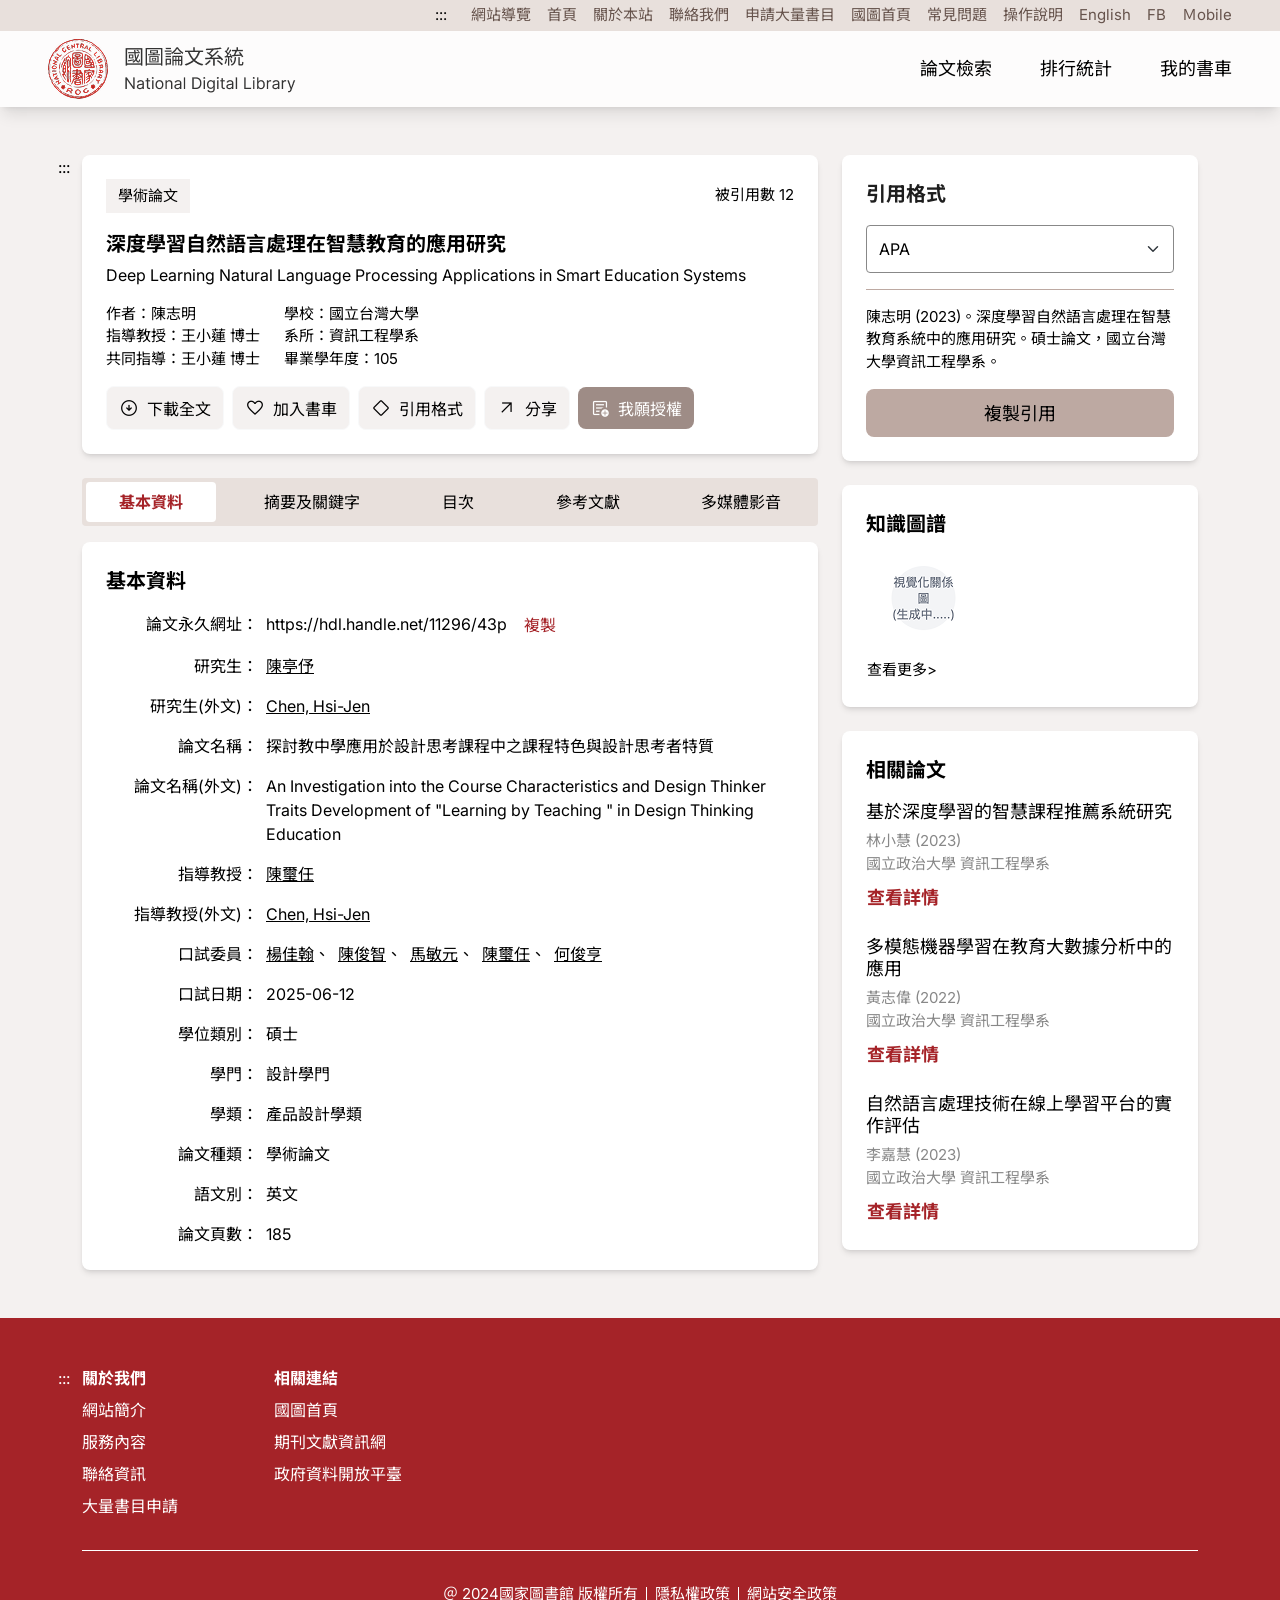
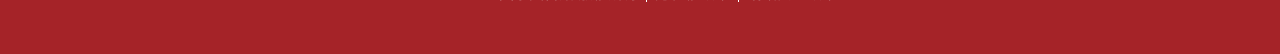
<file: f04.html>
<!DOCTYPE html>
<html lang="zh-Hant-TW">
	<head>
		<meta charset="UTF-8">
		<meta http-equiv="X-UA-Compatible" content="ie=edge">
		<meta name="viewport" content="width=device-width, initial-scale=1.0">
		<title>國家圖書館-國家大學論文系統</title>
		<!-- favicon -->
		<link rel="shortcut icon" type="image/gif" href="img/blank.gif" />
		<!-- /favicon -->
		<link rel="stylesheet" type="text/css" href="css/bootstrap.min.css">
		<link rel="stylesheet" type="text/css" href="css/bootstrap-icons.css">
		<link rel="stylesheet" type="text/css" href="css/tailwind.css">
		<link rel="stylesheet" type="text/css" href="css/main.min.css">
		<link rel="stylesheet" type="text/css" href="css/style.min.css">
	</head>

	<body id="top" class="focus tw:min-h-screen" data-bs-theme="red">
		<div class="tw:text-center tw:leading-10 tw:text-white tw:bg-pink-900"><noscript class="tw:py-1">您的瀏覽器不支援JavaScript功能，若網頁功能無法正常使用時，請開啟瀏覽器JavaScript狀態！</noscript></div>
		<!-- header -->
		<header class="header">
			<span class="d-none d-lg-inline-block tw:absolute z-1"><a id="gotocenter" class="btn btn-light bg-white visually-hidden-focusable" href="#AC" title="移到主要內容">跳到主要內容</a></span>
			<!-- container -->
		  <div class="headerContainer">
		    <nav class="navbar d-none d-lg-block p-0 tw:bg-[#E8E0DC]">
		      <div id="topNav" class="topNav w-100 py-1">
		        <div class="topContainer container-fluid px-sm-5">
		          <div class="d-flex flex-wrap justify-content-end gap-3 tw:text-[calc(15rem/16)]! tw:**:hover:text-black!">
		            <div class="tw:relative">
		              <span class="d-none d-lg-inline-block"><a class="tw:no-underline px-2" href="#U" id="AU" name="U" title="上方功能區塊" accesskey="U">:::</a></span>
		            </div>
		            <a class="tw:text-[#66534C]!" href="">網站導覽</a>
		            <a class="tw:text-[#66534C]!" href="">首頁</a>
		            <a class="tw:text-[#66534C]!" href="">關於本站</a>
		            <a class="tw:text-[#66534C]!" href="">聯絡我們</a>
		            <a class="tw:text-[#66534C]!" href="">申請大量書目</a>
		            <a class="tw:text-[#66534C]!" href="">國圖首頁</a>
		            <a class="tw:text-[#66534C]!" href="">常見問題</a>
		            <a class="tw:text-[#66534C]!" href="">操作說明</a>
		            <a class="tw:text-[#66534C]!" href="">English</a>
		            <a class="tw:text-[#66534C]!" href="">FB</a>
		            <a class="tw:text-[#66534C]!" href="">Ｍobile</a>
		          </div>
		          
		        </div>
		      </div>
		    </nav>
		    <nav class="navBar navbar navbar-expand-lg p-0">
		      <!-- navbarBg -->
		      <div class="navbarBg w-100 py-2 p-lg-0 tw:bg-[#FDFCFC] tw:lg:shadow-lg">
		        <!-- navbarContainer -->
		        <div class="navbarContainer d-flex flex-lg-row justify-content-between tw:h-[72px] tw:lg:h-[76px] container-fluid px-lg-5">
		          <!-- Logo -->
		          <div class="logoBG">
		            <div class="logoContainer d-flex align-items-center w-100 me-auto h-100">
		              <a class="logo me-3" href="index.html">
		                <h1 class="visually-hidden-focusable">國家圖書館-國家大學論文系統</h1>
		                <img class="w-100" src="img/logo.png" alt="國家圖書館" width="248">
		              </a>
		            </div>
		          </div>
		          <!-- /Logo -->
		          <button class="navbar-toggler border-0 d-block d-lg-none" type="button" data-bs-toggle="offcanvas" data-bs-target="#navbarOffcanvas" aria-controls="navbarOffcanvas">
		            <i class="h2 bi bi-list tw:leading-0"></i>
		            <span class="visually-hidden">開啟選單</span>
		          </button>
		          <!-- offcanvas -->
		          <div id="navbarOffcanvas" class="mainmenuBG offcanvas offcanvas-end border-0 tw:bg-[#E8E0DC]! tw:lg:bg-transparent! tw:max-w-4/5! tw:lg:max-w-full!" tabindex="-1" aria-labelledby="offcanvasTitle">
		            <div class="mainmenuContainer d-flex flex-column flex-lg-row justify-content-end h-100">
		              <div class="offcanvas-header">
		                <div id="offcanvasTitle" class="offcanvas-title h5"><span class="visually-hidden"></span></div>
		                <button type="button" class="btnClose ms-auto me-2" data-bs-dismiss="offcanvas" aria-label="Close"><i class="bi bi-x-lg"></i></button>
		              </div>
		              <ul id="mainmenuAccordion" class="mainmenu nav flex-column flex-lg-row gap-4 gap-lg-5 align-items-center offcanvas-body">
		                <li class="nav-item flex-shrink-0">
		                  <a class="nav-link fw-medium px-0 tw:lg:font-normal! tw:lg:text-[calc(18rem/16)]! tw:hover:text-(--bs-red)!" href="">論文檢索</a>
		                </li>
		                <li class="nav-item flex-shrink-0">
		                  <a class="nav-link fw-medium px-0 tw:lg:font-normal! tw:lg:text-[calc(18rem/16)]! tw:hover:text-(--bs-red)!" href="">排行統計</a>
		                </li>
		                <li class="nav-item flex-shrink-0">
		                  <a class="nav-link fw-medium px-0 tw:lg:font-normal! tw:lg:text-[calc(18rem/16)]! tw:hover:text-(--bs-red)!" href="">我的書車</a>
		                </li>
		              </ul>
		            </div>
		            <div class="vstack align-items-center gap-3 mb-5 d-lg-none tw:**:text-[calc(14rem/16)]!">
		              <a class="tw:text-[#66534C]!" href="">網站導覽</a>
		              <a class="tw:text-[#66534C]!" href="">關於本站</a>
		              <a class="tw:text-[#66534C]!" href="">聯絡我們</a>
		              <a class="tw:text-[#66534C]!" href="">申請大量書目</a>
		              <a class="tw:text-[#66534C]!" href="">常見問題</a>
		            </div>
		          </div>
		          <!-- /offcanvas -->
		        </div>
		        <!-- /navbarContainer -->
		      </div>
		      <!-- /navbarBg -->
		    </nav>
		  </div>
		  <!-- /container -->
		</header>
		<!-- /header -->

		<main class="py-4 py-lg-5 position-relative tw:group/all tw:[&_.btn]:[--bs-border-radius:8px] tw:min-h-screen">
			<div class="container-lg vstack gap-4 position-relative">
			  
			  <!-- accesskey -->
			  <div class="position-absolute d-none d-lg-inline-block">
			    <a class="ms-n4" href="#C" id="AC" name="C" title="中央內容區塊" accesskey="C">:::</a>
			  </div>
			  <!-- /accesskey -->
			  
			  
			  <div class="row g-4">
			    <div class="col-md-8">
			      <div class="vstack gap-4">
			        <div class="card card-body border-0 rounded-3 vstack gap-3 p-xl-4 tw:shadow-md">
			          <div class="hstack flex-wrap gap-3 tw:**:text-[calc(15rem/16)]!">
			            <span class="hstack tw:leading-4.5! tw:px-3! tw:py-2! tw:bg-[#F4F1F0]">學術論文</span>
			            <span class="ms-auto">被引用數 12</span>
			          </div>
			          <div class="vstack gap-1">
			            <h2 class="fw-bold m-0 tw:text-base! tw:lg:text-[calc(20rem/16)]!">深度學習自然語言處理在智慧教育的應用研究</h2>
			            <p>Deep Learning Natural Language Processing Applications in Smart Education Systems</p>
			          </div>
			          <div class="hstack flex-wrap gap-4 tw:**:text-[calc(15rem/16)]!">
			            <ul class="list-unstyled m-0">
			              <li>作者：陳志明</li>
			              <li>指導教授：王小蓮 博士</li>
			              <li>共同指導：王小蓮 博士</li>
			            </ul>
			            <ul class="list-unstyled m-0">
			              <li>學校：國立台灣大學</li>
			              <li>系所：資訊工程學系</li>
			              <li>畢業學年度：105</li>
			            </ul>
			          </div>
			          <div class="hstack flex-wrap gap-2">
			            <button class="btn btn-light tw:bg-[#F4F1F0]!" type="button" data-bs-toggle="modal" data-bs-target="#modalDownload"><span class="material-symbols-outlined fs-5 me-2">arrow_circle_down</span>下載全文</button>
			            <button class="btn btn-light tw:bg-[#F4F1F0]!" type="button"><span class="material-symbols-outlined fs-5 me-2">favorite</span>加入書車</button>
			            <button class="btn btn-light tw:bg-[#F4F1F0]!" type="button" data-bs-toggle="modal" data-bs-target="#modalQuote"><span class="material-symbols-outlined fs-5 me-2">thermostat_carbon</span>引用格式</button>
			            <button class="btn btn-light tw:bg-[#F4F1F0]!" type="button"><span class="material-symbols-outlined fs-5 me-2">arrow_outward</span>分享</button>
			            <button class="btn btn-red border-0 tw:bg-[#9E8C86]!" type="button"><span class="material-symbols-outlined fs-5 me-2">add_notes</span>我願授權</button>
			          </div>
			        </div>
			        <!-- Tab Pane -->
			        <ul class="nav nav-pills nav-fill flex-nowrap gap-3 overflow-auto rounded-1 p-1 tw:bg-[#E8E0DC]" role="tablist">
			          <li class="nav-item flex-shrink-0" role="presentation">
			            <button id="tab1" class="nav-link p-2 px-lg-3 py-lg-2 tw:text-sm tw:lg:text-base active" data-bs-toggle="pill" data-bs-target="#tabpanel1" type="button" role="tab" aria-controls="tabpanel1">基本資料</button>
			          </li>
			          <li class="nav-item flex-shrink-0" role="presentation">
			            <button id="tab2" class="nav-link p-2 px-lg-3 py-lg-2 tw:text-sm tw:lg:text-base" data-bs-toggle="pill" data-bs-target="#tabpanel2" type="button" role="tab" aria-controls="tabpanel2">摘要及關鍵字</button>
			          </li>
			          <li class="nav-item flex-shrink-0" role="presentation">
			            <button id="tab3" class="nav-link p-2 px-lg-3 py-lg-2 tw:text-sm tw:lg:text-base" data-bs-toggle="pill" data-bs-target="#tabpanel3" type="button" role="tab" aria-controls="tabpanel3">目次</button>
			          </li>
			          <li class="nav-item flex-shrink-0" role="presentation">
			            <button id="tab4" class="nav-link p-2 px-lg-3 py-lg-2 tw:text-sm tw:lg:text-base" data-bs-toggle="pill" data-bs-target="#tabpanel4" type="button" role="tab" aria-controls="tabpanel4">參考文獻</button>
			          </li>
			          <li class="nav-item flex-shrink-0" role="presentation">
			            <button id="tab5" class="nav-link p-2 px-lg-3 py-lg-2 tw:text-sm tw:lg:text-base" data-bs-toggle="pill" data-bs-target="#tabpanel5" type="button" role="tab" aria-controls="tabpanel5">多媒體影音</button>
			          </li>
			        </ul>
			        <div class="tab-content mt-n2">
			          <div class="tab-pane fade show active" id="tabpanel1" role="tabpanel" aria-labelledby="tab1">
			            <div class="card card-body border-0 rounded-3 vstack gap-3 p-xl-4 tw:shadow-md">
			              <h2 class="fw-bold m-0 tw:text-base! tw:lg:text-[calc(20rem/16)]!">基本資料</h2>
			              <ul class="list-unstyled m-0 vstack gap-3">
			                <li class="d-flex flex-column flex-md-row gap-1 gap-md-2">
			                  <span class="flex-shrink-0 text-md-end tw:min-w-38">論文永久網址：</span>
			                  <span>https://hdl.handle.net/11296/43p</span>
			                  <button class="btn btn-link align-self-start text-red p-0 ms-md-2" type="button">複製</button>
			                </li>
			                <li class="d-flex flex-column flex-md-row gap-1 gap-md-2">
			                  <span class="flex-shrink-0 text-md-end tw:min-w-38">研究生：</span>
			                  <a class="text-decoration-underline" href="">陳亭伃</a>
			                </li>
			                <li class="d-flex flex-column flex-md-row gap-1 gap-md-2">
			                  <span class="flex-shrink-0 text-md-end tw:min-w-38">研究生(外文)：</span>
			                  <a class="text-decoration-underline" href="">Chen, Hsi-Jen</a>
			                </li>
			                <li class="d-flex flex-column flex-md-row gap-1 gap-md-2">
			                  <span class="flex-shrink-0 text-md-end tw:min-w-38">論文名稱：</span>
			                  <span>探討教中學應用於設計思考課程中之課程特色與設計思考者特質</span>
			                </li>
			                <li class="d-flex flex-column flex-md-row gap-1 gap-md-2">
			                  <span class="flex-shrink-0 text-md-end tw:min-w-38">論文名稱(外文)：</span>
			                  <span>An Investigation into the Course Characteristics and Design Thinker Traits Development of "Learning by Teaching " in Design Thinking Education</span>
			                </li>
			                <li class="d-flex flex-column flex-md-row gap-1 gap-md-2">
			                  <span class="flex-shrink-0 text-md-end tw:min-w-38">指導教授：</span>
			                  <a class="text-decoration-underline" href="">陳璽任</a>
			                </li>
			                <li class="d-flex flex-column flex-md-row gap-1 gap-md-2">
			                  <span class="flex-shrink-0 text-md-end tw:min-w-38">指導教授(外文)：</span>
			                  <a class="text-decoration-underline" href="">Chen, Hsi-Jen</a>
			                </li>
			                <li class="d-flex flex-column flex-md-row gap-1 gap-md-2">
			                  <span class="flex-shrink-0 text-md-end tw:min-w-38">口試委員：</span>
			                  <span class="tw:not-last:after:content-['、']"><a class="text-decoration-underline" href="">楊佳翰</a></span>
			                  <span class="tw:not-last:after:content-['、']"><a class="text-decoration-underline" href="">陳俊智</a></span>
			                  <span class="tw:not-last:after:content-['、']"><a class="text-decoration-underline" href="">馬敏元</a></span>
			                  <span class="tw:not-last:after:content-['、']"><a class="text-decoration-underline" href="">陳璽任</a></span>
			                  <span class="tw:not-last:after:content-['、']"><a class="text-decoration-underline" href="">何俊亨</a></span>
			                </li>
			                <li class="d-flex flex-column flex-md-row gap-1 gap-md-2">
			                  <span class="flex-shrink-0 text-md-end tw:min-w-38">口試日期：</span>
			                  <span>2025-06-12</span>
			                </li>
			                <li class="d-flex flex-column flex-md-row gap-1 gap-md-2">
			                  <span class="flex-shrink-0 text-md-end tw:min-w-38">學位類別：</span>
			                  <span>碩士</span>
			                </li>
			                <li class="d-flex flex-column flex-md-row gap-1 gap-md-2">
			                  <span class="flex-shrink-0 text-md-end tw:min-w-38">學門：</span>
			                  <span>設計學門</span>
			                </li>
			                <li class="d-flex flex-column flex-md-row gap-1 gap-md-2">
			                  <span class="flex-shrink-0 text-md-end tw:min-w-38">學類：</span>
			                  <span>產品設計學類</span>
			                </li>
			                <li class="d-flex flex-column flex-md-row gap-1 gap-md-2">
			                  <span class="flex-shrink-0 text-md-end tw:min-w-38">論文種類：</span>
			                  <span>學術論文</span>
			                </li>
			                <li class="d-flex flex-column flex-md-row gap-1 gap-md-2">
			                  <span class="flex-shrink-0 text-md-end tw:min-w-38">語文別：</span>
			                  <span>英文</span>
			                </li>
			                <li class="d-flex flex-column flex-md-row gap-1 gap-md-2">
			                  <span class="flex-shrink-0 text-md-end tw:min-w-38">論文頁數：</span>
			                  <span>185</span>
			                </li>
			              </ul>
			            </div>
			          </div>
			          <div class="tab-pane fade" id="tabpanel2" role="tabpanel" aria-labelledby="tab2">
			            <div class="vstack gap-2">
			              <div class="card card-body border-0 rounded-3 vstack gap-3 p-xl-4 tw:shadow-md">
			                <h2 class="fw-bold m-0 tw:text-base! tw:lg:text-[calc(20rem/16)]!">中文摘要</h2>
			                <p>隨著人工智慧技術的快速發展，深度學習在自然語言處理領域取得了突破性進展。本研究旨在探討深度學習自然語言處理技術在智慧教育系統中的應用可能性與實作方案。研究採用Transformer架構為基礎，結合BERT、GPT等預訓練模型，開發適用於中文教育內容的自然語言理解系統。</p>
			                <p>本研究的主要貢獻包括：(1) 提出一個整合多模態學習的智慧教育框架；(2) 開發基於深度學習的中文教育內容自動分析系統；(3) 設計個人化學習路徑推薦演算法；(4) 建立教學效果評估機制。實驗結果顯示，所提出的系統在教育內容理解準確率達到92.5%，個人化推薦滿意度達到89.3%。</p>
			              </div>
			              <div class="card card-body border-0 rounded-3 vstack gap-3 p-xl-4 tw:shadow-md">
			                <h2 class="fw-bold m-0 tw:text-base! tw:lg:text-[calc(20rem/16)]!">英文摘要</h2>
			                <p>With the rapid development of artificial intelligence technologies, deep learning has achieved breakthrough progress in natural language processing. This research aims to explore the application possibilities and implementation solutions of deep learning NLP technologies in smart education systems. The study adopts Transformer architecture as the foundation, combining pre-trained models such as BERT and GPT to develop NLP systems suitable for Chinese educational content.</p>
			              </div>
			              <div class="card card-body border-0 rounded-3 vstack gap-3 p-xl-4 tw:shadow-md">
			                <h2 class="fw-bold m-0 tw:text-base! tw:lg:text-[calc(20rem/16)]!">關鍵詞</h2>
			                <p class="m-0 tw:text-[calc(15rem/16)]!">中文關鍵字</p>
			                <div class="hstack flex-wrap gap-2 tw:**:text-[calc(15rem/16)]!">
			                  <span class="badge text-body tw:bg-[#F4E7E7] tw:px-3! tw:py-2! tw:leading-4.5!">深度學習</span>
			                  <span class="badge text-body tw:bg-[#F4E7E7] tw:px-3! tw:py-2! tw:leading-4.5!">關鍵字</span>
			                  <span class="badge text-body tw:bg-[#F4E7E7] tw:px-3! tw:py-2! tw:leading-4.5!">關鍵字</span>
			                  <span class="badge text-body tw:bg-[#F4E7E7] tw:px-3! tw:py-2! tw:leading-4.5!">關鍵字</span>
			                  <span class="badge text-body tw:bg-[#F4E7E7] tw:px-3! tw:py-2! tw:leading-4.5!">關鍵字</span>
			                </div>
			                <p class="m-0 tw:text-[calc(15rem/16)]!">英文關鍵字</p>
			                <div class="hstack flex-wrap gap-2 tw:**:text-[calc(15rem/16)]!">
			                  <span class="badge text-body tw:bg-[#F4E7E7] tw:px-3! tw:py-2! tw:leading-4.5!">Keywords</span>
			                  <span class="badge text-body tw:bg-[#F4E7E7] tw:px-3! tw:py-2! tw:leading-4.5!">Keywords</span>
			                  <span class="badge text-body tw:bg-[#F4E7E7] tw:px-3! tw:py-2! tw:leading-4.5!">Keywords</span>
			                  <span class="badge text-body tw:bg-[#F4E7E7] tw:px-3! tw:py-2! tw:leading-4.5!">Keywords</span>
			                  <span class="badge text-body tw:bg-[#F4E7E7] tw:px-3! tw:py-2! tw:leading-4.5!">Keywords</span>
			                </div>
			              </div>
			            </div>
			          </div>
			          <div class="tab-pane fade" id="tabpanel3" role="tabpanel" aria-labelledby="tab3">
			            <div class="card card-body border-0 rounded-3 vstack gap-3 p-xl-4 tw:shadow-md">
			              <h2 class="fw-bold m-0 tw:text-base! tw:lg:text-[calc(20rem/16)]!">目次</h2>
			              <ul class="list-unstyled m-0 vstack">
			                <li class="col-sm-8 col-xxl-7 hstack gap-1"><span class="text-nowrap">第一章 緒論</span><span class="flex-fill overflow-hidden position-relative tw:h-[1em]" aria-hidden="true"><span class="position-absolute bottom-0 left-0 text-nowrap tw:after:content-['.................................................................................................................']"></span></span><span class="text-end tw:min-w-[2ch]">1</span></li>
			                <li class="col-sm-8 col-xxl-7 hstack gap-1"><span class="text-nowrap">第二章 文獻探討</span><span class="flex-fill overflow-hidden position-relative tw:h-[1em]" aria-hidden="true"><span class="position-absolute bottom-0 left-0 text-nowrap tw:after:content-['.................................................................................................................']"></span></span><span class="text-end tw:min-w-[2ch]">15</span></li>
			                <li class="col-sm-8 col-xxl-7 hstack gap-1"><span class="text-nowrap">第三章 研究方法</span><span class="flex-fill overflow-hidden position-relative tw:h-[1em]" aria-hidden="true"><span class="position-absolute bottom-0 left-0 text-nowrap tw:after:content-['.................................................................................................................']"></span></span><span class="text-end tw:min-w-[2ch]">35</span></li>
			                <li class="col-sm-8 col-xxl-7 hstack gap-1"><span class="text-nowrap">第四章 系統設計與實作</span><span class="flex-fill overflow-hidden position-relative tw:h-[1em]" aria-hidden="true"><span class="position-absolute bottom-0 left-0 text-nowrap tw:after:content-['.................................................................................................................']"></span></span><span class="text-end tw:min-w-[2ch]">58</span></li>
			                <li class="col-sm-8 col-xxl-7 hstack gap-1"><span class="text-nowrap">第五章 實驗結果與分析</span><span class="flex-fill overflow-hidden position-relative tw:h-[1em]" aria-hidden="true"><span class="position-absolute bottom-0 left-0 text-nowrap tw:after:content-['.................................................................................................................']"></span></span><span class="text-end tw:min-w-[2ch]">89</span></li>
			                <li class="col-sm-8 col-xxl-7 hstack gap-1"><span class="text-nowrap">第六章 結論與未來工作</span><span class="flex-fill overflow-hidden position-relative tw:h-[1em]" aria-hidden="true"><span class="position-absolute bottom-0 left-0 text-nowrap tw:after:content-['.................................................................................................................']"></span></span><span class="text-end tw:min-w-[2ch]">125</span></li>
			                <li class="col-sm-8 col-xxl-7 hstack gap-1"><span class="text-nowrap">參考文獻</span><span class="flex-fill overflow-hidden position-relative tw:h-[1em]" aria-hidden="true"><span class="position-absolute bottom-0 left-0 text-nowrap tw:after:content-['.................................................................................................................']"></span></span><span class="text-end tw:min-w-[2ch]">135</span></li>
			              </ul>
			            </div>
			          </div>
			          <div class="tab-pane fade" id="tabpanel4" role="tabpanel" aria-labelledby="tab4">
			            <div class="card card-body border-0 rounded-3 vstack gap-3 p-xl-4 tw:shadow-md">
			              <h2 class="fw-bold m-0 tw:text-base! tw:lg:text-[calc(20rem/16)]!">參考文獻</h2>
			              <ul class="list-unstyled m-0 vstack">
			                <li>[1] Brown, T., Mann, B., Ryder, N., et al. (2020). Language models are few-shot learners. Advances in neural information processing systems, 33, 1877-1901.</li>
			                <li>[2] Devlin, J., Chang, M. W., Lee, K., & Toutanova, K. (2018). Bert: Pre-training of deep bidirectional transformers for language understanding. arXiv preprint arXiv:1810.04805.</li>
			                <li>[3] Vaswani, A., Shazeer, N., Parmar, N., et al. (2017). Attention is all you need. Advances in neural information processing systems, 30.</li>
			                <li>[1] Brown, T., Mann, B., Ryder, N., et al. (2020). Language models are few-shot learners. Advances in neural information processing systems, 33, 1877-1901.</li>
			                <li>[2] Devlin, J., Chang, M. W., Lee, K., & Toutanova, K. (2018). Bert: Pre-training of deep bidirectional transformers for language understanding. arXiv preprint arXiv:1810.04805.</li>
			                <li>[3] Vaswani, A., Shazeer, N., Parmar, N., et al. (2017). Attention is all you need. Advances in neural information processing systems, 30.</li>
			                <li>[1] Brown, T., Mann, B., Ryder, N., et al. (2020). Language models are few-shot learners. Advances in neural information processing systems, 33, 1877-1901.</li>
			                <li>[2] Devlin, J., Chang, M. W., Lee, K., & Toutanova, K. (2018). Bert: Pre-training of deep bidirectional transformers for language understanding. arXiv preprint arXiv:1810.04805.</li>
			                <li>[3] Vaswani, A., Shazeer, N., Parmar, N., et al. (2017). Attention is all you need. Advances in neural information processing systems, 30.</li>
			                <li>[1] Brown, T., Mann, B., Ryder, N., et al. (2020). Language models are few-shot learners. Advances in neural information processing systems, 33, 1877-1901.</li>
			                <li>[2] Devlin, J., Chang, M. W., Lee, K., & Toutanova, K. (2018). Bert: Pre-training of deep bidirectional transformers for language understanding. arXiv preprint arXiv:1810.04805.</li>
			                <li>[3] Vaswani, A., Shazeer, N., Parmar, N., et al. (2017). Attention is all you need. Advances in neural information processing systems, 30.</li>
			                <li>[1] Brown, T., Mann, B., Ryder, N., et al. (2020). Language models are few-shot learners. Advances in neural information processing systems, 33, 1877-1901.</li>
			                <li>[2] Devlin, J., Chang, M. W., Lee, K., & Toutanova, K. (2018). Bert: Pre-training of deep bidirectional transformers for language understanding. arXiv preprint arXiv:1810.04805.</li>
			                <li>[3] Vaswani, A., Shazeer, N., Parmar, N., et al. (2017). Attention is all you need. Advances in neural information processing systems, 30.</li>
			              </ul>
			            </div>
			          </div>
			          <div class="tab-pane fade" id="tabpanel5" role="tabpanel" aria-labelledby="tab5">
			            <div class="vstack gap-2">
			              <div class="card card-body border-0 rounded-3 vstack gap-3 p-xl-4 tw:shadow-md">
			                <h2 class="fw-bold m-0 tw:text-base! tw:lg:text-[calc(20rem/16)]!">研究影片</h2>
			                <div class="rounded-3 overflow-hidden">
			                  <video class="w-100 h-100" controls>
			                    <source src="https://www.w3schools.com/Html/mov_bbb.mp4" type="video/mp4">
			                  </video>
			                </div>
			                <p class="m-0">阿美族豐年祭歌謠表演實錄<span class="d-block">時長：25:30</span></p>
			              </div>
			              <div class="card card-body border-0 rounded-3 vstack gap-3 p-xl-4 tw:shadow-md">
			                <h2 class="fw-bold m-0 tw:text-base! tw:lg:text-[calc(20rem/16)]!">音訊檔案</h2>
			                <div class="border rounded p-3 mt-n1">
			                  <p class="hstack flex-wrap justify-content-between mb-2 tw:text-[calc(14rem/16)]!">阿美族豐年祭歌謠<time class="text-light-emphasis">4:32</time></p>
			                  <audio class="w-100" controls>
			                    <source src="https://www.w3schools.com/html/horse.mp3" type="audio/mpeg">
			                  </audio>
			                </div>
			                <div class="border rounded p-3 mt-n1">
			                  <p class="hstack flex-wrap justify-content-between mb-2 tw:text-[calc(14rem/16)]!">歌謠<time class="text-light-emphasis">6:30</time></p>
			                  <audio class="w-100" controls>
			                    <source src="https://www.w3schools.com/html/horse.mp3" type="audio/mpeg">
			                  </audio>
			                </div>
			              </div>
			            </div>
			          </div>
			        </div>
			        <!-- /Tab Pane -->
			      </div>
			    </div>
			    <div class="col">
			      <div class="vstack gap-4">
			        <div class="card card-body border-0 rounded-3 vstack gap-3 p-xl-4 tw:shadow-md">
			          <h2 class="fw-bold m-0 tw:text-base! tw:lg:text-[calc(20rem/16)]!"><label class="form-label m-0" for="format">引用格式</label></h2>
			          <select id="format" class="form-select rounded-1 tw:border-[#888888]! tw:min-h-12">
			            <option value="" selected>APA</option>
			            <option value="">item</option>
			          </select>
			          <hr class="opacity-100 my-0 tw:border-[#BDA9A2]!">
			          <p class="m-0 tw:text-[calc(15rem/16)]!">陳志明 (2023)。深度學習自然語言處理在智慧教育系統中的應用研究。碩士論文，國立台灣大學資訊工程學系。</p>
			          <button class="btn btn-light border-0 w-100 tw:min-h-12 tw:bg-[#BDA9A2]! tw:text-[calc(18rem/16)]!" type="button">複製引用</button>
			        </div>
			        <div class="card card-body border-0 rounded-3 vstack gap-3 p-xl-4 tw:shadow-md">
			          <h2 class="fw-bold m-0 tw:text-base! tw:lg:text-[calc(20rem/16)]!">知識圖譜</h2>
			          <img src="img/graph.png" alt="knowledge graph" width="114">
			          <a class="btn btn-link text-start p-0 align-self-start tw:text-[calc(15rem/16)]!" href="">查看更多></a>
			        </div>
			        <div class="card card-body border-0 rounded-3 vstack gap-3 p-xl-4 tw:shadow-md">
			          <h2 class="fw-bold m-0 tw:text-base! tw:lg:text-[calc(20rem/16)]!">相關論文</h2>
			          <ul class="list-unstyled m-0 vstack gap-4">
			            <li class="vstack gap-2 position-relative">
			              <h3 class="fw-normal m-0 tw:text-[calc(18rem/16)]!">基於深度學習的智慧課程推薦系統研究</h3>
			              <div class="vstack tw:text-[calc(15rem/16)]! tw:text-[#888888]">
			                <span>林小慧 (2023)</span>
			                <span>國立政治大學 資訊工程學系</span>
			              </div>
			              <a class="btn btn-link align-self-start text-red fw-bold text-start p-0 tw:text-[calc(18rem/16)]!" href="">查看詳情</a>
			            </li>
			            <li class="vstack gap-2 position-relative">
			              <h3 class="fw-normal m-0 tw:text-[calc(18rem/16)]!">多模態機器學習在教育大數據分析中的應用</h3>
			              <div class="vstack tw:text-[calc(15rem/16)]! tw:text-[#888888]">
			                <span>黃志偉 (2022)</span>
			                <span>國立政治大學 資訊工程學系</span>
			              </div>
			              <a class="btn btn-link align-self-start text-red fw-bold text-start p-0 tw:text-[calc(18rem/16)]!" href="">查看詳情</a>
			            </li>
			            <li class="vstack gap-2 position-relative">
			              <h3 class="fw-normal m-0 tw:text-[calc(18rem/16)]!">自然語言處理技術在線上學習平台的實作評估</h3>
			              <div class="vstack tw:text-[calc(15rem/16)]! tw:text-[#888888]">
			                <span>李嘉慧 (2023)</span>
			                <span>國立政治大學 資訊工程學系</span>
			              </div>
			              <a class="btn btn-link align-self-start text-red fw-bold text-start p-0 tw:text-[calc(18rem/16)]!" href="">查看詳情</a>
			            </li>
			          </ul>
			        </div>
			      </div>
			    </div>
			  </div>
			</div>
		</main>
		<footer class="position-relative bg-red p-4 px-lg-0 py-lg-5">
		  <div id="footer" class="footerBg">
		    <div class="footerContainer container-lg">
		      <div class="position-absolute d-none d-lg-inline-block"><a class="text-white ms-n4" href="#Z" id="AZ" name="Z" title="下方功能區塊" accesskey="Z">:::</a></div>
		      <div class="vstack gap-3 tw:**:text-white!">
		        <div class="row gx-5 gap-lg-5">
		          <div class="col-auto">
		            <div class="vstack gap-2">
		              <p class="fw-bold m-0">關於我們</p>
		              <a href="">網站簡介</a>
		              <a href="">服務內容</a>
		              <a href="">聯絡資訊</a>
		              <a href="">大量書目申請</a>
		            </div>
		          </div>
		          <div class="col-auto">
		            <div class="vstack gap-2">
		              <p class="fw-bold m-0">相關連結</p>
		              <a href="">國圖首頁</a>
		              <a href="">期刊文獻資訊網</a>
		              <a href="">政府資料開放平臺</a>
		            </div>
		          </div>
		        </div>
		        <hr class="border-white opacity-100">
		        <div class="hstack flex-wrap justify-content-lg-center column-gap-2 tw:**:text-[calc(15rem/16)]!">
		          <div>＠ 2024國家圖書館 版權所有</div>
		          <div class="vr opacity-100 align-self-center"></div>
		          <a href="">隱私權政策</a>
		          <div class="vr opacity-100 align-self-center"></div>
		          <a href="">網站安全政策</a>
		        </div>
		      </div>
		    </div>
		    <!-- /footerContainer -->
		  </div>
		  <!-- /footerBg -->
		</footer>

		<script type="text/javascript" src="js/bootstrap.bundle.min.js"></script>
	</body>
</html>
</file>
<file: css/main.min.css>
@font-face{font-family:"Noto Sans TC";font-style:normal;font-weight:100 900;font-display:swap;src:url(../fonts/notosanstc/-nF7OG829Oofr2wohFbTp9iFOkMQAewlpbGXhhyYs0QF3kPVyLylzU95vTq1Ltj5xQez1g.0.woff2) format("woff2");unicode-range:U+1f921-1f930,U+1f932-1f935,U+1f937-1f939,U+1f940-1f944,U+1f947-1f94a,U+1f950-1f95f,U+1f962-1f967,U+1f969-1f96a,U+1f980-1f981,U+1f984-1f98d,U+1f990-1f992,U+1f994-1f996,U+1f9c0,U+1f9d0,U+1f9d2,U+1f9d4,U+1f9d6,U+1f9d8,U+1f9da,U+1f9dc-1f9dd,U+1f9df-1f9e2,U+1f9e5-1f9e6,U+20024,U+20487,U+20779,U+20c41,U+20c78,U+20d71,U+20e98,U+20ef9,U+2107b,U+210c1,U+22c51,U+233b4,U+24a12,U+2512b,U+2546e,U+25683,U+267cc,U+269f2,U+27657,U+282e2,U+2898d,U+29d5a,U+f0001-f0005,U+f0019,U+f009b,U+f0101-f0104,U+f012b,U+f01ba,U+f01d6,U+f0209,U+f0217,U+f0223-f0224,U+fc355,U+fe327,U+fe517,U+feb97,U+fffb4}@font-face{font-family:"Noto Sans TC";font-style:normal;font-weight:100 900;font-display:swap;src:url(../fonts/notosanstc/-nF7OG829Oofr2wohFbTp9iFOkMQAewlpbGXhhyYs0QF3kPVyLylzU95vTq1Ltj5xQez1g.6.woff2) format("woff2");unicode-range:U+ff78-ff7e,U+ff80-ff86,U+ff89-ff94,U+ff97-ff9e,U+ffb9,U+ffe0-ffe3,U+ffe9,U+ffeb,U+ffed,U+fffc,U+1d7c7,U+1f004,U+1f0cf,U+1f141-1f142,U+1f150,U+1f154,U+1f158,U+1f15b,U+1f15d-1f15e,U+1f162-1f163,U+1f170-1f171,U+1f174,U+1f177-1f178,U+1f17d-1f17f,U+1f192-1f195,U+1f197-1f19a,U+1f1e6-1f1f5,U+1f1f7-1f1ff,U+1f21a,U+1f22f,U+1f232-1f237,U+1f239-1f23a,U+1f250-1f251,U+1f300,U+1f302-1f319}@font-face{font-family:"Noto Sans TC";font-style:normal;font-weight:100 900;font-display:swap;src:url(../fonts/notosanstc/-nF7OG829Oofr2wohFbTp9iFOkMQAewlpbGXhhyYs0QF3kPVyLylzU95vTq1Ltj5xQez1g.7.woff2) format("woff2");unicode-range:U+fa0a,U+fa0c,U+fa11,U+fa17,U+fa19,U+fa1b,U+fa1d,U+fa26,U+fa2c,U+fb01,U+fdfc,U+fe0e,U+fe33-fe36,U+fe38-fe44,U+fe49-fe51,U+fe54,U+fe56-fe57,U+fe59-fe5c,U+fe5f-fe6a,U+fe8e,U+fe92-fe93,U+feae,U+fecb-fecc,U+fee0,U+feec,U+fef3,U+ff04,U+ff07,U+ff26-ff2c,U+ff31-ff32,U+ff35-ff37,U+ff39-ff3a,U+ff3c,U+ff3e-ff5b,U+ff5d,U+ff61-ff65,U+ff67-ff68,U+ff6a,U+ff6c-ff77}@font-face{font-family:"Noto Sans TC";font-style:normal;font-weight:100 900;font-display:swap;src:url(../fonts/notosanstc/-nF7OG829Oofr2wohFbTp9iFOkMQAewlpbGXhhyYs0QF3kPVyLylzU95vTq1Ltj5xQez1g.8.woff2) format("woff2");unicode-range:U+f78a-f78c,U+f78e,U+f792-f796,U+f798,U+f79c,U+f7f5,U+f812,U+f815,U+f876,U+f8f5,U+f8f8,U+f8ff,U+f901-f902,U+f904,U+f906,U+f909-f90a,U+f90f,U+f914,U+f918-f919,U+f91b,U+f91d,U+f91f,U+f923,U+f925,U+f92d-f92f,U+f934,U+f937-f938,U+f93d,U+f93f,U+f941,U+f949,U+f94c,U+f94e-f94f,U+f95a,U+f95d-f95e,U+f961-f963,U+f965-f970,U+f974,U+f976-f97a,U+f97c,U+f97e-f97f,U+f981,U+f983,U+f988,U+f98a,U+f98c,U+f98e,U+f996-f997,U+f999-f99a,U+f99c,U+f99f-f9a0,U+f9a3,U+f9a8,U+f9ad,U+f9b2-f9b6,U+f9b9-f9ba,U+f9bd-f9be,U+f9c1,U+f9c4,U+f9c7,U+f9ca,U+f9cd,U+f9d0-f9d1,U+f9d3-f9d4,U+f9d7-f9d8,U+f9dc-f9dd,U+f9df-f9e1,U+f9e4,U+f9e8-f9ea,U+f9f4,U+f9f6-f9f7,U+f9f9-f9fa,U+f9fc-fa01,U+fa03-fa04,U+fa06,U+fa08-fa09}@font-face{font-family:"Noto Sans TC";font-style:normal;font-weight:100 900;font-display:swap;src:url(../fonts/notosanstc/-nF7OG829Oofr2wohFbTp9iFOkMQAewlpbGXhhyYs0QF3kPVyLylzU95vTq1Ltj5xQez1g.19.woff2) format("woff2");unicode-range:U+9ee5,U+9ee7,U+9eee,U+9ef3-9ef4,U+9ef6-9ef7,U+9ef9,U+9efb-9efd,U+9eff,U+9f07-9f09,U+9f10,U+9f14-9f15,U+9f19,U+9f22,U+9f29,U+9f2c,U+9f2f,U+9f31,U+9f34,U+9f37,U+9f39,U+9f3d-9f3e,U+9f41,U+9f4c-9f50,U+9f54,U+9f57,U+9f59,U+9f5c,U+9f5f-9f60,U+9f62-9f63,U+9f66-9f67,U+9f6a,U+9f6c,U+9f72,U+9f76-9f77,U+9f7f,U+9f84-9f85,U+9f88,U+9f8e,U+9f91,U+9f94-9f96,U+9f98,U+9f9a-9f9b,U+9f9f-9fa0,U+9fa2,U+9fa4,U+9ff0-9fff,U+a1f4,U+a4b0-a4b1,U+a4b3,U+a9c1-a9c2,U+aa31,U+ab34,U+ac00-ac01,U+ac04,U+ac08,U+ac10-ac11,U+ac13-ac16,U+ac19,U+ac1c-ac1d,U+ac24,U+ac70-ac71,U+ac74,U+ac77-ac78,U+ac80-ac81,U+ac83,U+ac8c,U+ac90,U+aca0,U+aca8-aca9,U+acac,U+acb0,U+acb8-acb9,U+acbc-acbd,U+acc1,U+acc4,U+ace0-ace1,U+ace4,U+ace8,U+acf0-acf1,U+acf3,U+acf5,U+acfc}@font-face{font-family:"Noto Sans TC";font-style:normal;font-weight:100 900;font-display:swap;src:url(../fonts/notosanstc/-nF7OG829Oofr2wohFbTp9iFOkMQAewlpbGXhhyYs0QF3kPVyLylzU95vTq1Ltj5xQez1g.20.woff2) format("woff2");unicode-range:U+9d77,U+9d7a,U+9d7e,U+9d87,U+9d89,U+9d8f,U+9d91-9d93,U+9d96,U+9d98,U+9d9a,U+9da1-9da2,U+9da5,U+9da9,U+9dab-9dac,U+9db1-9db2,U+9db5,U+9db9-9dbc,U+9dbf-9dc2,U+9dc4,U+9dc7-9dc9,U+9dd3,U+9dd6,U+9dd9-9dda,U+9dde-9ddf,U+9de2,U+9de5-9de6,U+9de8,U+9def-9df0,U+9df2-9df4,U+9df8,U+9dfa,U+9dfd,U+9dff,U+9e02,U+9e07,U+9e0a,U+9e11,U+9e15,U+9e18,U+9e1a-9e1b,U+9e1d-9e1e,U+9e20-9e23,U+9e25-9e26,U+9e2d,U+9e2f,U+9e33,U+9e35,U+9e3d-9e3f,U+9e42-9e43,U+9e45,U+9e48-9e4a,U+9e4c,U+9e4f,U+9e51,U+9e55,U+9e64,U+9e66,U+9e6b,U+9e6d-9e6e,U+9e70,U+9e73,U+9e75,U+9e78,U+9e80-9e83,U+9e87-9e88,U+9e8b-9e8c,U+9e90-9e91,U+9e93,U+9e96,U+9e9d,U+9ea1,U+9ea4,U+9ea6,U+9ea9-9eab,U+9ead,U+9eaf,U+9eb4,U+9eb7-9eba,U+9ebe-9ebf,U+9ecc-9ecd,U+9ed0,U+9ed2,U+9ed4,U+9ed9-9eda,U+9edc-9edd,U+9edf-9ee0,U+9ee2}@font-face{font-family:"Noto Sans TC";font-style:normal;font-weight:100 900;font-display:swap;src:url(../fonts/notosanstc/-nF7OG829Oofr2wohFbTp9iFOkMQAewlpbGXhhyYs0QF3kPVyLylzU95vTq1Ltj5xQez1g.21.woff2) format("woff2");unicode-range:U+9bf0-9bf1,U+9bf5,U+9bf7,U+9bf9,U+9bfd,U+9bff,U+9c02,U+9c06,U+9c08-9c0a,U+9c0d,U+9c10,U+9c12-9c13,U+9c15,U+9c1c,U+9c1f,U+9c21,U+9c23-9c25,U+9c28-9c29,U+9c2d-9c2e,U+9c31-9c33,U+9c35-9c37,U+9c39-9c3b,U+9c3d-9c3e,U+9c40,U+9c42,U+9c45-9c49,U+9c52,U+9c54,U+9c56,U+9c58-9c5a,U+9c5d,U+9c5f-9c60,U+9c63,U+9c67-9c68,U+9c72,U+9c75,U+9c78,U+9c7a-9c7c,U+9c7f-9c81,U+9c87-9c88,U+9c8d,U+9c91,U+9c94,U+9c97,U+9c9b,U+9ca4,U+9ca8,U+9cab,U+9cad,U+9cb1-9cb3,U+9cb6-9cb8,U+9cc4-9cc5,U+9ccc-9ccd,U+9cd5-9cd7,U+9cdd-9cdf,U+9ce7,U+9ce9,U+9cee-9cf0,U+9cf2,U+9cfc-9cfe,U+9d03,U+9d06-9d08,U+9d0e,U+9d10,U+9d12,U+9d15,U+9d17,U+9d1d-9d1f,U+9d23,U+9d2b,U+9d2f-9d30,U+9d34,U+9d37,U+9d3d,U+9d42,U+9d50,U+9d52-9d53,U+9d59,U+9d5c,U+9d5e-9d61,U+9d6a,U+9d6f-9d70}@font-face{font-family:"Noto Sans TC";font-style:normal;font-weight:100 900;font-display:swap;src:url(../fonts/notosanstc/-nF7OG829Oofr2wohFbTp9iFOkMQAewlpbGXhhyYs0QF3kPVyLylzU95vTq1Ltj5xQez1g.22.woff2) format("woff2");unicode-range:U+9a87,U+9a8a-9a8b,U+9a8f-9a91,U+9a97,U+9a9a,U+9a9e,U+9aa0-9aa1,U+9aa4-9aa5,U+9aaf-9ab1,U+9ab6-9ab7,U+9ab9-9aba,U+9abe,U+9ac0-9ac5,U+9ac8,U+9acb-9acc,U+9ace-9acf,U+9ad1,U+9ad5-9ad7,U+9ad9,U+9adf,U+9ae1,U+9ae3,U+9aea-9aeb,U+9aed,U+9aef,U+9af2,U+9af4,U+9af9,U+9afb,U+9afd,U+9b03-9b04,U+9b08,U+9b13,U+9b18,U+9b1f,U+9b22-9b23,U+9b28-9b2a,U+9b2c-9b30,U+9b32,U+9b3b,U+9b43,U+9b46-9b49,U+9b4b-9b4e,U+9b51,U+9b55,U+9b58,U+9b5b,U+9b5e-9b60,U+9b63,U+9b68-9b69,U+9b74,U+9b7d,U+9b80-9b81,U+9b83-9b84,U+9b87-9b88,U+9b8a-9b8b,U+9b8d-9b8e,U+9b90,U+9b92-9b95,U+9b97,U+9b9f-9ba0,U+9ba2-9ba3,U+9ba8,U+9bab,U+9bb0,U+9bb8,U+9bc0-9bc1,U+9bc3,U+9bc6-9bc8,U+9bd3-9bd7,U+9bd9,U+9bdb,U+9bdd,U+9be1-9be2,U+9be4-9be5,U+9be7,U+9bea,U+9bed-9bee}@font-face{font-family:"Noto Sans TC";font-style:normal;font-weight:100 900;font-display:swap;src:url(../fonts/notosanstc/-nF7OG829Oofr2wohFbTp9iFOkMQAewlpbGXhhyYs0QF3kPVyLylzU95vTq1Ltj5xQez1g.23.woff2) format("woff2");unicode-range:U+993c-9940,U+9943-9944,U+9948-994a,U+994c-994e,U+9951,U+9954,U+995c,U+995e-995f,U+9961-9962,U+9965,U+9968,U+996a,U+996d-9972,U+9975-9976,U+997a,U+997c,U+997f-9980,U+9984-9985,U+9988,U+998b,U+998d,U+998f,U+9992,U+9994-9995,U+9997-9998,U+999c,U+999e,U+99a0-99a1,U+99ab,U+99af,U+99b1,U+99b4,U+99b9,U+99c4-99c6,U+99cf,U+99d1-99d2,U+99d4,U+99d6,U+99d8-99d9,U+99df,U+99e1-99e2,U+99e9,U+99ee,U+99f0,U+99f8,U+99fb,U+9a01-9a05,U+9a0c,U+9a0f-9a13,U+9a16,U+9a1b-9a1c,U+9a20,U+9a24,U+9a28,U+9a2b,U+9a2d-9a2e,U+9a34-9a36,U+9a38,U+9a3e,U+9a40-9a44,U+9a4a,U+9a4c-9a4e,U+9a52,U+9a56,U+9a62-9a65,U+9a69-9a6b,U+9a6d,U+9a6f-9a71,U+9a73-9a74,U+9a76,U+9a78-9a79,U+9a7b-9a7c,U+9a7e-9a7f,U+9a81-9a82,U+9a84-9a86}@font-face{font-family:"Noto Sans TC";font-style:normal;font-weight:100 900;font-display:swap;src:url(../fonts/notosanstc/-nF7OG829Oofr2wohFbTp9iFOkMQAewlpbGXhhyYs0QF3kPVyLylzU95vTq1Ltj5xQez1g.24.woff2) format("woff2");unicode-range:U+97f5,U+97f9-97fa,U+97fe,U+9804,U+9807,U+980a,U+980e-980f,U+9814,U+9816,U+981a,U+981c,U+981e,U+9820-9821,U+9823,U+9826,U+9828,U+982a-982c,U+9832,U+9834-9835,U+9837,U+9839,U+983c-983d,U+9845,U+9848-9849,U+984e,U+9852-9857,U+9859-985a,U+9862-9863,U+9865,U+9870-9871,U+9873-9874,U+9877,U+987a-987f,U+9881-9882,U+9885,U+9887-988a,U+988c-988d,U+9890,U+9893,U+9896-9897,U+989a,U+989c-989e,U+98a0,U+98a4,U+98a6-98a7,U+98a9,U+98ae-98af,U+98b2-98b3,U+98b6-98b8,U+98ba-98bd,U+98bf,U+98c7-98c8,U+98ca,U+98d2-98d3,U+98d8-98da,U+98dc,U+98de,U+98e0-98e1,U+98e3,U+98e5,U+98e7-98e9,U+98eb-98ee,U+98f1,U+98f4,U+9901,U+9908-9909,U+990c,U+9911-9912,U+9914,U+9916-9917,U+991b-991c,U+991e,U+9920,U+9927,U+992b-992c,U+992e,U+9931-9933,U+9938,U+993a}@font-face{font-family:"Noto Sans TC";font-style:normal;font-weight:100 900;font-display:swap;src:url(../fonts/notosanstc/-nF7OG829Oofr2wohFbTp9iFOkMQAewlpbGXhhyYs0QF3kPVyLylzU95vTq1Ltj5xQez1g.25.woff2) format("woff2");unicode-range:U+9672,U+9674,U+967a,U+9682-9685,U+9688-9689,U+968b,U+968d,U+9695,U+9697-9698,U+969e,U+96a0-96a4,U+96a9,U+96ac,U+96ae,U+96b0,U+96b2-96b4,U+96b6-96b7,U+96b9,U+96bc-96be,U+96c3,U+96c9-96cb,U+96ce-96cf,U+96d1-96d2,U+96d8,U+96dd,U+96e9,U+96eb,U+96f0-96f1,U+96f3-96f4,U+96f9,U+96fe-96ff,U+9701-9702,U+9705,U+9708,U+970a,U+970e-9711,U+9719,U+971d,U+971f-9720,U+9728,U+972a,U+972d,U+9730,U+9733,U+973a,U+973d,U+9744,U+9746-9747,U+9749,U+9750-9751,U+9753,U+9758-9759,U+975b,U+975d,U+9763,U+9765-9766,U+9768,U+976c-976d,U+9771,U+9773,U+9776,U+977a,U+977c,U+9780,U+9784-9786,U+9788,U+978e-978f,U+9798,U+979d-979e,U+97a3,U+97a5-97a6,U+97a8,U+97ab-97ac,U+97ae,U+97b6-97b7,U+97b9,U+97bf,U+97c1,U+97c3,U+97c6,U+97c9,U+97cd,U+97d6,U+97d8-97d9,U+97dc-97de,U+97e1,U+97e6-97e7,U+97ec-97ee,U+97f0-97f1}@font-face{font-family:"Noto Sans TC";font-style:normal;font-weight:100 900;font-display:swap;src:url(../fonts/notosanstc/-nF7OG829Oofr2wohFbTp9iFOkMQAewlpbGXhhyYs0QF3kPVyLylzU95vTq1Ltj5xQez1g.26.woff2) format("woff2");unicode-range:U+9530,U+9535,U+953a-953b,U+9540-9542,U+9547,U+9549-954a,U+954d,U+9550-9551,U+9554-9556,U+955c,U+956c-956d,U+956f-9570,U+9573,U+9576,U+9578,U+9582,U+9586,U+9588,U+958e-958f,U+9599,U+959c,U+959e-959f,U+95a1-95a2,U+95a4,U+95a6-95a7,U+95aa-95ae,U+95b0,U+95b2,U+95b6,U+95b9-95bf,U+95c2-95c4,U+95c7-95c9,U+95cb-95cd,U+95d0,U+95d3-95d5,U+95d7-95d8,U+95da,U+95de,U+95e0-95e1,U+95e4-95e5,U+95ea-95eb,U+95ef-95f0,U+95f2-95f3,U+95f5,U+95f7-95fa,U+95fd,U+9600-9602,U+9607-9609,U+960e,U+9610-9611,U+9614,U+9616,U+9619-961a,U+961c-961d,U+961f,U+9621,U+9624,U+9628,U+962f,U+9633-9636,U+963c,U+9641-9643,U+9645,U+9647-9648,U+964e-964f,U+9651,U+9653-9655,U+9658,U+965b-965f,U+9661,U+9665,U+9668-9669,U+966c}@font-face{font-family:"Noto Sans TC";font-style:normal;font-weight:100 900;font-display:swap;src:url(../fonts/notosanstc/-nF7OG829Oofr2wohFbTp9iFOkMQAewlpbGXhhyYs0QF3kPVyLylzU95vTq1Ltj5xQez1g.27.woff2) format("woff2");unicode-range:U+941a,U+941c,U+941e,U+9420-9425,U+9427-942b,U+942e,U+9432-9433,U+9436,U+9438,U+943a,U+943d,U+943f-9440,U+9445,U+944a,U+944c,U+9454-9455,U+945a-945b,U+945e,U+9460,U+9462-9463,U+9468,U+946a,U+946d,U+946f,U+9471,U+9474-9477,U+9479,U+947e-9481,U+9488-948a,U+948e,U+9492-9493,U+9497,U+9499,U+949b-94a3,U+94a5-94a9,U+94ac,U+94ae-94b1,U+94b3-94b5,U+94bb-94bc,U+94be-94c3,U+94c5-94c6,U+94c9,U+94ce-94d0,U+94db-94dd,U+94e0,U+94e2-94e3,U+94e8,U+94ec-94ee,U+94f0,U+94f2,U+94f5-94f6,U+94f8,U+94fa,U+94ff-9502,U+9504-9506,U+9508,U+950b-950c,U+950f-9510,U+9519-951b,U+951d,U+951f,U+9521-9526,U+952d-952f}@font-face{font-family:"Noto Sans TC";font-style:normal;font-weight:100 900;font-display:swap;src:url(../fonts/notosanstc/-nF7OG829Oofr2wohFbTp9iFOkMQAewlpbGXhhyYs0QF3kPVyLylzU95vTq1Ltj5xQez1g.28.woff2) format("woff2");unicode-range:U+930b,U+930f,U+9312,U+9315,U+9319-931b,U+931d-931f,U+9321,U+9323-9325,U+9327-932a,U+932c-932e,U+9331-9333,U+9335,U+9338,U+933c,U+9340-9341,U+9345-9349,U+934f-9352,U+9354,U+9356-935a,U+935c-9360,U+9363-9367,U+9369-936a,U+936c,U+936e,U+9370-9371,U+9373,U+9376,U+9379-937a,U+937c,U+9385,U+9387,U+938c,U+938f,U+9394,U+9397-9398,U+939a-939b,U+939d-939e,U+93a1-93a3,U+93a6-93a7,U+93a9-93aa,U+93ac-93ad,U+93af-93b0,U+93b3-93bb,U+93bd-93be,U+93c0-93c4,U+93c7,U+93ca-93cd,U+93d0-93d1,U+93d6-93d8,U+93dc-93de,U+93e0,U+93e4,U+93e8,U+93ee,U+93f0,U+93f5,U+93f7-93f9,U+93fb,U+9403,U+9407,U+940f-9410,U+9413-9414,U+9417,U+9419}@font-face{font-family:"Noto Sans TC";font-style:normal;font-weight:100 900;font-display:swap;src:url(../fonts/notosanstc/-nF7OG829Oofr2wohFbTp9iFOkMQAewlpbGXhhyYs0QF3kPVyLylzU95vTq1Ltj5xQez1g.29.woff2) format("woff2");unicode-range:U+9208-920a,U+920d-920e,U+9210-9211,U+9217,U+9219,U+921c,U+9221,U+9224-9225,U+9227,U+922a,U+922d-922e,U+9230-9231,U+9233,U+9235-9239,U+923b,U+923d-9241,U+9244,U+9246,U+9248-9249,U+924b-9251,U+9253,U+925a,U+925d-925e,U+9262,U+9265-9267,U+926b-926d,U+926f,U+9271-9272,U+9274,U+9276,U+9278,U+927a-927c,U+927e-927f,U+9282-9283,U+9286,U+9288,U+928a,U+928d-928e,U+9291,U+9295-9296,U+9299-929b,U+929d,U+92a0-92ae,U+92b2,U+92b5-92b6,U+92bb-92bc,U+92c2-92c3,U+92c6-92cd,U+92cf-92d1,U+92d5,U+92d7,U+92d9,U+92dd,U+92df,U+92e4-92e6,U+92e8-92e9,U+92ed-92ef,U+92f1-92f3,U+92f6,U+92f9,U+92fb,U+9300-9302,U+9306}@font-face{font-family:"Noto Sans TC";font-style:normal;font-weight:100 900;font-display:swap;src:url(../fonts/notosanstc/-nF7OG829Oofr2wohFbTp9iFOkMQAewlpbGXhhyYs0QF3kPVyLylzU95vTq1Ltj5xQez1g.30.woff2) format("woff2");unicode-range:U+90e2-90e4,U+90ea-90eb,U+90ef,U+90f4,U+90f7-90f8,U+90fc,U+90fe-9100,U+9102,U+9104,U+9106,U+9112,U+9114-911a,U+911c,U+911e,U+9120,U+9122-9123,U+9129,U+912b,U+912f,U+9131-9132,U+9134,U+9136,U+9139-913a,U+9143,U+9146,U+9148-914a,U+914e-9150,U+9154,U+9156-9157,U+9159-915a,U+915d-915e,U+9161-9164,U+916b,U+916e,U+9170-9172,U+9174,U+9176,U+9179-917a,U+917f,U+9181-9182,U+9184-9186,U+918c-918e,U+9190-9191,U+9196,U+919a-919b,U+919e,U+91a1-91a4,U+91a7,U+91aa,U+91ae-91b2,U+91b4-91b5,U+91b8,U+91bd-91be,U+91c1,U+91c3,U+91c5-91c6,U+91c8-91ca,U+91d2-91d5,U+91d7,U+91d9,U+91e1,U+91e4,U+91e6-91e9,U+91ec-91ed,U+91f0-91f1,U+91f5-91fa,U+91fd,U+91ff-9201,U+9203-9207}@font-face{font-family:"Noto Sans TC";font-style:normal;font-weight:100 900;font-display:swap;src:url(../fonts/notosanstc/-nF7OG829Oofr2wohFbTp9iFOkMQAewlpbGXhhyYs0QF3kPVyLylzU95vTq1Ltj5xQez1g.31.woff2) format("woff2");unicode-range:U+8f85-8f86,U+8f88-8f8a,U+8f8d,U+8f90,U+8f93,U+8f95-8f97,U+8f99,U+8f9e-8f9f,U+8fa2,U+8fa7,U+8fa9,U+8fab,U+8fae,U+8fb3,U+8fb5-8fb6,U+8fba-8fbd,U+8fbf,U+8fc1-8fc2,U+8fc6,U+8fc8,U+8fcc-8fcd,U+8fd2-8fd3,U+8fd5,U+8fdc-8fdd,U+8fdf,U+8fe2-8fe5,U+8fe8-8fe9,U+8fed-8fee,U+8ff3,U+8ff5,U+8ff8,U+8ffa-8ffc,U+8ffe,U+9002,U+9004,U+9008,U+900a-900b,U+9011-9013,U+9016,U+901e,U+9021,U+9024,U+902d,U+902f-9030,U+9034-9036,U+9039-903b,U+9041,U+9044-9045,U+904f-9052,U+9057-9058,U+905b,U+905d,U+9061-9062,U+9065,U+9068,U+906f,U+9074,U+9079,U+907d,U+9083,U+9085,U+9087-9089,U+908b,U+9090,U+9093,U+9095,U+9097,U+9099,U+909b,U+909d-909e,U+90a0-90a2,U+90ac,U+90af-90b0,U+90b2-90b4,U+90b6,U+90b9,U+90bb,U+90bd-90be,U+90c3-90c5,U+90c7,U+90d1,U+90d4-90d5,U+90d7,U+90db-90df}@font-face{font-family:"Noto Sans TC";font-style:normal;font-weight:100 900;font-display:swap;src:url(../fonts/notosanstc/-nF7OG829Oofr2wohFbTp9iFOkMQAewlpbGXhhyYs0QF3kPVyLylzU95vTq1Ltj5xQez1g.32.woff2) format("woff2");unicode-range:U+8e30-8e31,U+8e35,U+8e39,U+8e3c-8e3d,U+8e40-8e42,U+8e47,U+8e49-8e4e,U+8e50,U+8e53-8e55,U+8e59-8e5b,U+8e60,U+8e62-8e63,U+8e67,U+8e69,U+8e6c-8e6d,U+8e6f,U+8e74,U+8e76,U+8e7a-8e7c,U+8e82,U+8e84-8e85,U+8e87,U+8e89-8e8b,U+8e8f-8e95,U+8e99-8e9a,U+8e9d-8e9e,U+8ea1,U+8ea3,U+8ea5-8ea6,U+8eaa,U+8eac-8ead,U+8eaf-8eb1,U+8eb9,U+8ebc,U+8ebe,U+8ec6,U+8ecb,U+8ecf,U+8ed1,U+8ed4,U+8ed7,U+8eda-8edb,U+8ee2,U+8ee8,U+8eeb,U+8ef2,U+8ef9-8efe,U+8f05,U+8f07-8f08,U+8f0a-8f0c,U+8f12-8f13,U+8f17,U+8f19-8f1a,U+8f1c,U+8f1e-8f1f,U+8f25-8f26,U+8f2d,U+8f30,U+8f33,U+8f36,U+8f3e,U+8f40-8f42,U+8f45-8f47,U+8f4d,U+8f54-8f55,U+8f5d,U+8f61-8f62,U+8f64,U+8f67-8f69,U+8f6d-8f72,U+8f74,U+8f76,U+8f7b-8f7c,U+8f7f,U+8f83-8f84}@font-face{font-family:"Noto Sans TC";font-style:normal;font-weight:100 900;font-display:swap;src:url(../fonts/notosanstc/-nF7OG829Oofr2wohFbTp9iFOkMQAewlpbGXhhyYs0QF3kPVyLylzU95vTq1Ltj5xQez1g.33.woff2) format("woff2");unicode-range:U+8ce1,U+8ce8,U+8ceb,U+8cf0,U+8cf8,U+8cfb,U+8cfe,U+8d04,U+8d07,U+8d0b,U+8d0d,U+8d10,U+8d12-8d14,U+8d17,U+8d1b-8d1f,U+8d21-8d26,U+8d29-8d2c,U+8d2e-8d32,U+8d34-8d35,U+8d37-8d38,U+8d3a-8d3c,U+8d3e-8d3f,U+8d41-8d43,U+8d48,U+8d4b-8d4c,U+8d4e-8d50,U+8d54,U+8d56,U+8d58,U+8d5a-8d5b,U+8d5f-8d60,U+8d62-8d63,U+8d66-8d69,U+8d6c-8d6e,U+8d73,U+8d75-8d76,U+8d7b,U+8d7d,U+8d84,U+8d8b,U+8d90-8d91,U+8d94,U+8d96,U+8d9c,U+8dab,U+8daf,U+8db2,U+8db5,U+8db7,U+8dba,U+8dbc,U+8dbf,U+8dc2-8dc3,U+8dc6,U+8dcb,U+8dce-8dd0,U+8dd6-8dd7,U+8dda-8ddb,U+8de3-8de4,U+8de9,U+8deb-8dec,U+8df1,U+8df5-8df7,U+8dfa-8dfd,U+8e05,U+8e08-8e0a,U+8e0e,U+8e14,U+8e16,U+8e18,U+8e1d-8e21,U+8e23,U+8e26-8e28,U+8e2a-8e2b,U+8e2d-8e2e}@font-face{font-family:"Noto Sans TC";font-style:normal;font-weight:100 900;font-display:swap;src:url(../fonts/notosanstc/-nF7OG829Oofr2wohFbTp9iFOkMQAewlpbGXhhyYs0QF3kPVyLylzU95vTq1Ltj5xQez1g.34.woff2) format("woff2");unicode-range:U+8b9c,U+8b9e-8b9f,U+8ba3,U+8ba5,U+8ba7,U+8baa,U+8bad,U+8bb2-8bb4,U+8bb6-8bb9,U+8bbc-8bbd,U+8bbf-8bc0,U+8bc3,U+8bc5,U+8bc8-8bcb,U+8bcf,U+8bd1,U+8bd7-8bdc,U+8bde-8be1,U+8be3,U+8be5,U+8be7,U+8be9,U+8beb-8bec,U+8bef,U+8bf1-8bf2,U+8bf5-8bf6,U+8bf8,U+8bfa,U+8bfd-8bfe,U+8c01-8c02,U+8c05,U+8c08,U+8c0a-8c11,U+8c13-8c15,U+8c18-8c1c,U+8c1f,U+8c23-8c29,U+8c2c-8c2d,U+8c31,U+8c34,U+8c36,U+8c39,U+8c3f,U+8c47,U+8c49-8c4c,U+8c4f,U+8c51,U+8c55,U+8c62,U+8c68,U+8c73,U+8c78,U+8c7a-8c7c,U+8c82,U+8c85,U+8c89-8c8a,U+8c8d-8c8e,U+8c90,U+8c94,U+8c98-8c99,U+8ca3-8ca4,U+8cad-8cb0,U+8cb2,U+8cb9-8cba,U+8cbd,U+8cc1-8cc2,U+8cc4-8cc5,U+8ccf-8cd2,U+8cd4-8cd5,U+8cd9-8cdb}@font-face{font-family:"Noto Sans TC";font-style:normal;font-weight:100 900;font-display:swap;src:url(../fonts/notosanstc/-nF7OG829Oofr2wohFbTp9iFOkMQAewlpbGXhhyYs0QF3kPVyLylzU95vTq1Ltj5xQez1g.35.woff2) format("woff2");unicode-range:U+8a1b,U+8a22,U+8a25,U+8a27,U+8a2b,U+8a33,U+8a36,U+8a38,U+8a3d-8a3e,U+8a41,U+8a45-8a46,U+8a48,U+8a4e,U+8a51-8a52,U+8a54,U+8a56-8a58,U+8a5b,U+8a5d,U+8a61,U+8a63,U+8a67,U+8a6a-8a6c,U+8a70,U+8a74-8a76,U+8a7a-8a7c,U+8a82,U+8a84-8a86,U+8a89,U+8a8f-8a92,U+8a94,U+8a9a,U+8aa1,U+8aa3,U+8aa5,U+8aa7-8aa8,U+8aad,U+8ab1,U+8ab6,U+8abe,U+8ac2,U+8ac4,U+8ac6,U+8ac9,U+8acc-8acf,U+8ad1,U+8adb,U+8add-8ae2,U+8ae4,U+8ae6,U+8aea-8aeb,U+8aed,U+8af1-8af6,U+8afa,U+8afc,U+8b01,U+8b04-8b05,U+8b07,U+8b0b-8b0d,U+8b0f-8b10,U+8b13-8b14,U+8b16,U+8b1a,U+8b1c,U+8b21-8b22,U+8b26,U+8b28,U+8b2b,U+8b2e,U+8b33,U+8b41,U+8b46,U+8b4c-8b4f,U+8b53-8b54,U+8b56,U+8b59,U+8b5e-8b60,U+8b64,U+8b6a-8b6d,U+8b72,U+8b7e,U+8b83,U+8b89,U+8b8c,U+8b8e,U+8b90,U+8b92,U+8b95-8b96,U+8b99}@font-face{font-family:"Noto Sans TC";font-style:normal;font-weight:100 900;font-display:swap;src:url(../fonts/notosanstc/-nF7OG829Oofr2wohFbTp9iFOkMQAewlpbGXhhyYs0QF3kPVyLylzU95vTq1Ltj5xQez1g.36.woff2) format("woff2");unicode-range:U+88b7-88b8,U+88bc-88be,U+88c0,U+88c4,U+88c6-88c7,U+88c9-88cc,U+88ce,U+88d2,U+88d6,U+88d8,U+88db,U+88df,U+88e4,U+88e8-88e9,U+88ec,U+88ef-88f1,U+88f3-88f5,U+88fc,U+88fe,U+8900,U+8902,U+8906,U+890a-890c,U+8912-8915,U+8918-891a,U+891f,U+8921,U+8923,U+8925,U+892a-892b,U+892d,U+8930,U+8933,U+8935-8936,U+8938,U+893d,U+8941-8943,U+8946-8947,U+8949,U+894c-894d,U+8956-8957,U+8959,U+895c,U+895e-8960,U+8964,U+8966,U+896c,U+8971,U+8974,U+897b,U+897e,U+8980,U+8982-8983,U+8987-8988,U+898a,U+898c,U+8991,U+8994-8995,U+8997-8998,U+899a,U+899c,U+89a1,U+89a4-89a7,U+89a9,U+89ac,U+89af,U+89b2-89b3,U+89b7,U+89bb,U+89bf,U+89c5,U+89c9-89ca,U+89d1,U+89d4-89d5,U+89da,U+89dc-89de,U+89e5-89e7,U+89ed,U+89f1,U+89f3-89f4,U+89f6,U+89ff,U+8a01,U+8a03,U+8a07,U+8a09,U+8a0c,U+8a0f-8a12,U+8a16}@font-face{font-family:"Noto Sans TC";font-style:normal;font-weight:100 900;font-display:swap;src:url(../fonts/notosanstc/-nF7OG829Oofr2wohFbTp9iFOkMQAewlpbGXhhyYs0QF3kPVyLylzU95vTq1Ltj5xQez1g.37.woff2) format("woff2");unicode-range:U+8763-8765,U+8768,U+876a,U+876c-8770,U+8772,U+8777,U+877a-877b,U+877d,U+8781,U+8784-8785,U+8788,U+878b,U+8793,U+8797-8798,U+879f,U+87a3,U+87a8,U+87ab-87ad,U+87af,U+87b3,U+87b5,U+87b9,U+87bb,U+87bd-87c0,U+87c4-87c8,U+87ca-87cc,U+87ce,U+87d2,U+87db-87dc,U+87e0-87e1,U+87e3,U+87e5,U+87e7,U+87ea-87eb,U+87ee-87ef,U+87f3-87f4,U+87f6-87f7,U+87fe,U+8802-8806,U+880a-880b,U+880e,U+8810-8811,U+8813,U+8815-8816,U+881b,U+8821,U+8823,U+8827,U+8831-8832,U+8835,U+8839-883a,U+883c,U+8844-8846,U+884a,U+884e,U+8852,U+8854-8856,U+8859-885a,U+885e,U+8862,U+8864-8865,U+8869-886a,U+886c-886e,U+8871-8872,U+8875,U+8879,U+887d-887f,U+8882,U+8884-8885,U+8888,U+8890,U+8892-8893,U+8897-8898,U+889a-889c,U+889e,U+88a2,U+88a4,U+88a8,U+88aa,U+88ad-88ae,U+88b1,U+88b4}@font-face{font-family:"Noto Sans TC";font-style:normal;font-weight:100 900;font-display:swap;src:url(../fonts/notosanstc/-nF7OG829Oofr2wohFbTp9iFOkMQAewlpbGXhhyYs0QF3kPVyLylzU95vTq1Ltj5xQez1g.38.woff2) format("woff2");unicode-range:U+8621-8622,U+8627,U+8629-862a,U+8634-8636,U+8638,U+863a,U+863c,U+8640,U+8642,U+8646,U+864c-864d,U+864f,U+8651-8654,U+8657,U+8659-865a,U+865c,U+8662,U+866b-866c,U+866f-8671,U+8673,U+8677,U+867a-867b,U+867d-867e,U+8680-8682,U+868b-868d,U+8693-8696,U+869a,U+869c-869d,U+86a1,U+86a3-86a4,U+86a7-86aa,U+86af-86b1,U+86b3-86b4,U+86b6,U+86b9-86ba,U+86c0-86c2,U+86c4,U+86c6,U+86c9-86ca,U+86cc-86ce,U+86d0,U+86d3-86d4,U+86de-86df,U+86e9,U+86ed-86f0,U+86f3,U+86f8-86fc,U+86fe,U+8703,U+8706-870a,U+870d-870e,U+8711-8712,U+8715,U+8717,U+8719-871a,U+871e,U+8721-8723,U+8725,U+8728-8729,U+872e,U+8731,U+8734,U+8737,U+873a,U+873e-8740,U+8742,U+8747,U+8749,U+874b-874c,U+874e-874f,U+8753,U+8757-8758,U+875d,U+875f,U+8761-8762}@font-face{font-family:"Noto Sans TC";font-style:normal;font-weight:100 900;font-display:swap;src:url(../fonts/notosanstc/-nF7OG829Oofr2wohFbTp9iFOkMQAewlpbGXhhyYs0QF3kPVyLylzU95vTq1Ltj5xQez1g.39.woff2) format("woff2");unicode-range:U+84c0,U+84c2,U+84c6-84c7,U+84ca,U+84cd-84d2,U+84d6,U+84dd,U+84df,U+84e2,U+84e6-84e8,U+84ea,U+84ef-84f0,U+84f3-84f4,U+84f7,U+84fa,U+84fc-84fd,U+84ff-8500,U+8506,U+850c,U+8511,U+8515,U+8517,U+851d-851f,U+8524,U+852b,U+852f,U+8532,U+8534-8535,U+8537-8538,U+853a,U+853c,U+853e,U+8541-8542,U+8545,U+8548,U+854b,U+854d-854e,U+8552-8553,U+8555-8558,U+855a,U+855e,U+8561-8565,U+8568,U+856a-856c,U+856f,U+8574,U+8577-857b,U+8580-8581,U+8585-8586,U+858a,U+858c,U+858f-8590,U+8594,U+8597-8599,U+859c,U+859f,U+85a1-85a2,U+85a4,U+85a8,U+85ab-85ac,U+85ae,U+85b3-85b4,U+85b7,U+85b9-85ba,U+85bd-85be,U+85c1-85c2,U+85cb,U+85ce,U+85d0,U+85d3,U+85d5,U+85dc,U+85e0,U+85e6,U+85e8,U+85ea,U+85ed,U+85f4,U+85f6-85f7,U+85f9-85fa,U+85ff,U+8602,U+8604-8605,U+8610,U+8616-8618,U+861a,U+861e}@font-face{font-family:"Noto Sans TC";font-style:normal;font-weight:100 900;font-display:swap;src:url(../fonts/notosanstc/-nF7OG829Oofr2wohFbTp9iFOkMQAewlpbGXhhyYs0QF3kPVyLylzU95vTq1Ltj5xQez1g.40.woff2) format("woff2");unicode-range:U+8380,U+8383,U+8385-8386,U+8392,U+8394-8395,U+8398-8399,U+839b-839c,U+83a0,U+83a2,U+83a4,U+83a7-83aa,U+83af-83b5,U+83b7,U+83b9-83ba,U+83bc-83c0,U+83c2,U+83c4-83c5,U+83c8-83c9,U+83cb,U+83ce-83cf,U+83d1,U+83d4-83d6,U+83d8,U+83dd,U+83df,U+83e1-83e2,U+83e5,U+83ea-83eb,U+83f0,U+83f3-83f4,U+83f9,U+83fb-83fe,U+8406-8407,U+840b,U+840f,U+8411,U+8413,U+8418,U+841b-841d,U+8420-8421,U+8423-8424,U+8426-8429,U+842b,U+842d-842e,U+8432-8433,U+8435,U+8437-8439,U+843b-843c,U+843e,U+8445-8447,U+844e,U+8451-8452,U+8456,U+8459-845a,U+845c,U+845f,U+8462,U+8466-8467,U+846d,U+846f-8471,U+8473-8474,U+8476-8478,U+847a,U+8484,U+848b,U+848d-848e,U+8493-8494,U+8497,U+849d,U+849f,U+84a1,U+84a8,U+84af,U+84b1,U+84b4,U+84b9-84bb,U+84bd-84bf}@font-face{font-family:"Noto Sans TC";font-style:normal;font-weight:100 900;font-display:swap;src:url(../fonts/notosanstc/-nF7OG829Oofr2wohFbTp9iFOkMQAewlpbGXhhyYs0QF3kPVyLylzU95vTq1Ltj5xQez1g.41.woff2) format("woff2");unicode-range:U+827d,U+827f,U+8283-8284,U+8288-828a,U+828d-8291,U+8293-8294,U+8298,U+829a-829c,U+829e-82a4,U+82a6-82ab,U+82ae,U+82b0,U+82b4,U+82b6,U+82ba-82bc,U+82be,U+82c1,U+82c4-82c5,U+82c7,U+82cb,U+82cd,U+82cf-82d0,U+82d2,U+82d5-82d6,U+82d9,U+82db-82dc,U+82de-82e1,U+82e3-82e4,U+82e7,U+82ea-82eb,U+82ef-82f0,U+82f3-82f4,U+82f6-82f7,U+82f9-82fc,U+82fe-8301,U+8306-8308,U+830b-830e,U+8316,U+8318,U+831a-831b,U+831d-831e,U+8327,U+832a,U+832c-832d,U+832f,U+8331,U+8333-8334,U+8337,U+833a-833c,U+833f-8340,U+8342,U+8344-8347,U+834b-834c,U+834f,U+8351,U+8356-8358,U+835a,U+835e-8361,U+8363-8364,U+8367-8368,U+836b,U+836f,U+8373,U+8375,U+8378,U+837a-837f}@font-face{font-family:"Noto Sans TC";font-style:normal;font-weight:100 900;font-display:swap;src:url(../fonts/notosanstc/-nF7OG829Oofr2wohFbTp9iFOkMQAewlpbGXhhyYs0QF3kPVyLylzU95vTq1Ltj5xQez1g.42.woff2) format("woff2");unicode-range:U+811b,U+811e,U+8121-8127,U+8129,U+812c,U+812f-8134,U+8137-8138,U+813a,U+813d,U+8144,U+8146,U+8148,U+814a,U+814c-814d,U+8151,U+8153,U+8156,U+8158,U+815a,U+8160,U+8167,U+8169,U+816d,U+816f,U+8171,U+8174,U+817b-817c,U+817e,U+8182,U+8188,U+818a,U+8194-8195,U+8198,U+819b,U+819e,U+81a3,U+81a6-81a7,U+81ab,U+81af-81b0,U+81b5-81b6,U+81b8,U+81ba-81bb,U+81be-81bf,U+81c3,U+81c6,U+81ca,U+81cc,U+81cf,U+81d1-81d3,U+81d6-81d7,U+81d9-81da,U+81dd-81de,U+81e0-81e2,U+81e7,U+81ec,U+81ef,U+81fc,U+81fe,U+8200-8202,U+8204-8206,U+820b,U+820e,U+8210,U+8215,U+8217-8218,U+821b,U+821d,U+8221-8222,U+8224,U+8228-8229,U+822b,U+822f-8234,U+8236-8238,U+823a,U+823e,U+8240,U+8244-8245,U+8249,U+824b,U+824e-824f,U+8257,U+825a,U+825f,U+8264,U+8268,U+826b,U+826e,U+8270,U+8273,U+8276,U+8278-8279}@font-face{font-family:"Noto Sans TC";font-style:normal;font-weight:100 900;font-display:swap;src:url(../fonts/notosanstc/-nF7OG829Oofr2wohFbTp9iFOkMQAewlpbGXhhyYs0QF3kPVyLylzU95vTq1Ltj5xQez1g.43.woff2) format("woff2");unicode-range:U+7fb8,U+7fbc,U+7fbf-7fc0,U+7fc3,U+7fcb-7fcc,U+7fce-7fcf,U+7fd1,U+7fd5,U+7fd8,U+7fdb,U+7fde-7fdf,U+7fe5-7fe6,U+7fe9,U+7feb-7fec,U+7fee,U+7ff2-7ff3,U+7ffa,U+7ffd-7ffe,U+8002,U+8004,U+8006,U+800b,U+800e,U+8011-8012,U+8014,U+8016,U+8018-8019,U+801c,U+8024,U+8026,U+8028,U+802c,U+8030,U+8035,U+8037-8039,U+803b,U+8042-8043,U+804b-804c,U+8052,U+8061,U+8068,U+806a,U+806e,U+8071,U+8073-8076,U+8079,U+807c,U+807e-807f,U+8083-8084,U+808f,U+8093,U+8095,U+8098,U+809c,U+809f-80a0,U+80a4,U+80a7,U+80ab,U+80ad-80ae,U+80b0-80b1,U+80b4-80b6,U+80b8,U+80bc-80c2,U+80c4,U+80c6-80c7,U+80cb,U+80cd,U+80cf,U+80d4,U+80d7,U+80d9,U+80db-80dd,U+80e0,U+80e3-80e5,U+80e7,U+80eb-80ed,U+80ef-80f1,U+80f3-80f4,U+80f6-80f7,U+80fc,U+80fe-80ff,U+8101,U+8107,U+8109,U+810f-8113,U+8115,U+8117-8118,U+811a}@font-face{font-family:"Noto Sans TC";font-style:normal;font-weight:100 900;font-display:swap;src:url(../fonts/notosanstc/-nF7OG829Oofr2wohFbTp9iFOkMQAewlpbGXhhyYs0QF3kPVyLylzU95vTq1Ltj5xQez1g.44.woff2) format("woff2");unicode-range:U+7eb3,U+7eb5-7eba,U+7ebd-7ebe,U+7ec0-7ec1,U+7ec3,U+7ec5,U+7ec7-7eca,U+7ecd-7ece,U+7ed1-7ed2,U+7ed4-7ed5,U+7ed7-7ed8,U+7eda-7edb,U+7edd-7ede,U+7ee2-7ee3,U+7ee5,U+7ee7,U+7ee9-7eeb,U+7eee-7ef0,U+7ef3,U+7ef5,U+7ef7-7ef8,U+7efd-7f01,U+7f03,U+7f05-7f09,U+7f0e,U+7f10,U+7f13-7f15,U+7f18-7f1a,U+7f1c-7f1d,U+7f20,U+7f24-7f25,U+7f28-7f2a,U+7f2d-7f2e,U+7f30,U+7f34,U+7f36-7f37,U+7f3d,U+7f42-7f45,U+7f47-7f4e,U+7f52,U+7f54,U+7f58,U+7f5a,U+7f5d,U+7f5f-7f63,U+7f65,U+7f68,U+7f6b,U+7f78,U+7f7d-7f7e,U+7f81-7f83,U+7f86-7f87,U+7f8b-7f8d,U+7f91,U+7f93-7f95,U+7f97,U+7f99-7f9a,U+7f9d,U+7f9f,U+7fa1-7fa3,U+7fa5,U+7fa7,U+7fad-7fb2,U+7fb4,U+7fb6}@font-face{font-family:"Noto Sans TC";font-style:normal;font-weight:100 900;font-display:swap;src:url(../fonts/notosanstc/-nF7OG829Oofr2wohFbTp9iFOkMQAewlpbGXhhyYs0QF3kPVyLylzU95vTq1Ltj5xQez1g.45.woff2) format("woff2");unicode-range:U+7d8c-7d8f,U+7d91,U+7d95-7d96,U+7d98-7d9a,U+7d9d-7d9e,U+7da2-7da3,U+7da6,U+7daa,U+7dac,U+7dae-7db0,U+7db3,U+7db5,U+7db7,U+7db9,U+7dbd,U+7dc1,U+7dc3-7dc7,U+7dcc-7dcf,U+7dd1,U+7dd6-7dd9,U+7ddb-7ddc,U+7de1-7de2,U+7de6,U+7df0-7df3,U+7df6,U+7dfe,U+7e01-7e02,U+7e04,U+7e08-7e0b,U+7e10-7e11,U+7e13,U+7e15,U+7e1d-7e20,U+7e22,U+7e25-7e27,U+7e29,U+7e2d,U+7e2f-7e30,U+7e32-7e37,U+7e39,U+7e3b,U+7e44-7e45,U+7e47-7e48,U+7e4a-7e4b,U+7e4d,U+7e50-7e52,U+7e56,U+7e58-7e5b,U+7e62,U+7e68,U+7e6d-7e70,U+7e76,U+7e78,U+7e7b,U+7e7e,U+7e81-7e82,U+7e86-7e88,U+7e8a,U+7e8d-7e8e,U+7e92-7e94,U+7e98-7e9b,U+7e9e,U+7ea0,U+7ea3-7ea4,U+7ea8,U+7eaa-7eaf,U+7eb1-7eb2}@font-face{font-family:"Noto Sans TC";font-style:normal;font-weight:100 900;font-display:swap;src:url(../fonts/notosanstc/-nF7OG829Oofr2wohFbTp9iFOkMQAewlpbGXhhyYs0QF3kPVyLylzU95vTq1Ltj5xQez1g.46.woff2) format("woff2");unicode-range:U+7c23,U+7c25-7c26,U+7c2a-7c2b,U+7c37-7c39,U+7c40-7c41,U+7c48-7c49,U+7c50,U+7c53-7c54,U+7c56-7c57,U+7c59-7c5c,U+7c5f,U+7c63,U+7c65,U+7c69,U+7c6c-7c6e,U+7c74-7c75,U+7c79,U+7c7c,U+7c7e,U+7c84,U+7c8b,U+7c8d,U+7c91,U+7c94-7c95,U+7c9b,U+7c9f,U+7ca2,U+7ca4,U+7ca6,U+7ca8-7caa,U+7cae,U+7cb1-7cb3,U+7cba,U+7cbc,U+7cbf-7cc0,U+7cc5,U+7cc8-7cc9,U+7ccc-7cce,U+7cd7,U+7cdc-7cdd,U+7ce0,U+7ce2,U+7ce8,U+7cea,U+7ced,U+7cf2,U+7cf4,U+7cf6,U+7cf8-7cfa,U+7cfc,U+7d02,U+7d06-7d0a,U+7d0f,U+7d11-7d12,U+7d15,U+7d18,U+7d1c-7d1e,U+7d25,U+7d27,U+7d29,U+7d2c,U+7d31-7d32,U+7d35,U+7d38,U+7d3a,U+7d3c,U+7d3e-7d41,U+7d43,U+7d45,U+7d4c,U+7d4e-7d4f,U+7d53-7d54,U+7d56,U+7d5b-7d5d,U+7d5f,U+7d63,U+7d67,U+7d6a,U+7d6d,U+7d70,U+7d73,U+7d75,U+7d79-7d7b,U+7d7d,U+7d80,U+7d83-7d84,U+7d86-7d89,U+7d8b}@font-face{font-family:"Noto Sans TC";font-style:normal;font-weight:100 900;font-display:swap;src:url(../fonts/notosanstc/-nF7OG829Oofr2wohFbTp9iFOkMQAewlpbGXhhyYs0QF3kPVyLylzU95vTq1Ltj5xQez1g.47.woff2) format("woff2");unicode-range:U+7afd-7afe,U+7b01-7b06,U+7b09-7b0b,U+7b0e-7b10,U+7b14,U+7b18,U+7b1a,U+7b1e-7b1f,U+7b22-7b25,U+7b29-7b2b,U+7b2d-7b2e,U+7b31-7b35,U+7b38-7b3c,U+7b45,U+7b47-7b48,U+7b4a,U+7b4c,U+7b4e-7b50,U+7b58,U+7b5b,U+7b5d,U+7b60,U+7b62,U+7b65-7b67,U+7b69,U+7b6d-7b6f,U+7b72-7b76,U+7b79,U+7b7e,U+7b82,U+7b84-7b85,U+7b87,U+7b8b,U+7b8d-7b93,U+7b95-7b96,U+7b98,U+7b9c-7b9d,U+7ba0,U+7ba7,U+7ba9-7bac,U+7bb0,U+7bb4,U+7bb6,U+7bb8-7bb9,U+7bc1,U+7bc3,U+7bc6,U+7bcb-7bcc,U+7bcf,U+7bd4,U+7bd9-7bdb,U+7bdd,U+7be0-7be1,U+7be5-7be6,U+7bea,U+7bed-7bee,U+7bf1-7bf3,U+7bf8-7bf9,U+7bfc-7c01,U+7c03,U+7c07,U+7c0a-7c0d,U+7c0f,U+7c11-7c12,U+7c15,U+7c1e-7c20}@font-face{font-family:"Noto Sans TC";font-style:normal;font-weight:100 900;font-display:swap;src:url(../fonts/notosanstc/-nF7OG829Oofr2wohFbTp9iFOkMQAewlpbGXhhyYs0QF3kPVyLylzU95vTq1Ltj5xQez1g.48.woff2) format("woff2");unicode-range:U+798a-798b,U+7991,U+7993-7996,U+7998,U+799a-799b,U+799f-79a2,U+79a4,U+79a8-79a9,U+79af-79b0,U+79b3,U+79b5,U+79b8,U+79ba,U+79c3,U+79c6,U+79c8,U+79cf,U+79d5-79d6,U+79dc-79de,U+79e3,U+79e7,U+79ea-79ed,U+79ef-79f0,U+79f4,U+79f6-79f8,U+79fd,U+7a02-7a03,U+7a08-7a0a,U+7a0c,U+7a0e,U+7a10-7a11,U+7a14,U+7a17-7a19,U+7a1c,U+7a1e-7a1f,U+7a23,U+7a26,U+7a2d,U+7a32-7a33,U+7a37,U+7a39,U+7a3c,U+7a42,U+7a45,U+7a49,U+7a4f,U+7a56,U+7a5a,U+7a5c,U+7a60-7a61,U+7a63,U+7a68,U+7a6d-7a6e,U+7a70-7a71,U+7a77-7a79,U+7a80,U+7a83,U+7a85-7a86,U+7a88,U+7a8d,U+7a90-7a91,U+7a93-7a96,U+7a98,U+7a9c-7a9d,U+7aa0,U+7aa3,U+7aa5-7aa6,U+7aa8,U+7aaa,U+7aac,U+7ab0,U+7ab3,U+7ab6,U+7ab8,U+7abb,U+7abe-7abf,U+7ac2,U+7ac8-7ac9,U+7ad1-7ad2,U+7ad6,U+7ada,U+7adc-7ade,U+7ae4,U+7ae6,U+7ae9-7aeb,U+7af4,U+7af8,U+7afa-7afb}@font-face{font-family:"Noto Sans TC";font-style:normal;font-weight:100 900;font-display:swap;src:url(../fonts/notosanstc/-nF7OG829Oofr2wohFbTp9iFOkMQAewlpbGXhhyYs0QF3kPVyLylzU95vTq1Ltj5xQez1g.49.woff2) format("woff2");unicode-range:U+7842-7843,U+7845,U+7847,U+784a,U+784c-7850,U+7852-7853,U+7855,U+7858,U+785a,U+785c-785d,U+7864,U+7866,U+7868,U+786a,U+786f,U+7874,U+7876,U+787c,U+787f,U+7886-7887,U+7889,U+788d,U+788f,U+7893,U+7895-7896,U+7898,U+789a,U+789e,U+78a1,U+78a3,U+78a5,U+78aa,U+78ad,U+78b1-78b2,U+78b4,U+78b6,U+78b8,U+78be,U+78c8-78c9,U+78cb,U+78ce,U+78d0-78d1,U+78d4-78d5,U+78d7-78d8,U+78de,U+78e3,U+78e6-78e7,U+78ea,U+78ec,U+78f2-78f4,U+78fa-78fb,U+78fd-7900,U+7904-7906,U+790a,U+790c,U+7910-7912,U+791c,U+791e,U+7920-7921,U+792a-792c,U+792e,U+7931,U+7934,U+7938,U+793b,U+793d,U+793f,U+7941-7942,U+7945-7947,U+7949,U+794c,U+794e,U+7953-7954,U+7957-795c,U+795f,U+7961-7962,U+7964,U+7967,U+7969,U+796b-796c,U+796f,U+7972-7973,U+7977-7979,U+797b-797c,U+797e,U+7980,U+7982,U+7984-7988}@font-face{font-family:"Noto Sans TC";font-style:normal;font-weight:100 900;font-display:swap;src:url(../fonts/notosanstc/-nF7OG829Oofr2wohFbTp9iFOkMQAewlpbGXhhyYs0QF3kPVyLylzU95vTq1Ltj5xQez1g.50.woff2) format("woff2");unicode-range:U+7707-7708,U+770a,U+770c,U+770f,U+7715,U+7719-771b,U+771d-771e,U+7722,U+7725-7726,U+7728,U+772d,U+772f,U+7733-7736,U+7738,U+773b,U+773d,U+7741,U+7744,U+7746,U+774c,U+774e-7752,U+7755,U+7759-775a,U+775f-7760,U+7762,U+7765-7766,U+7768-776a,U+776c-776e,U+7771,U+7778,U+777a,U+777d-777e,U+7780,U+7785,U+7787,U+7789,U+778b-778d,U+7791-7793,U+779c,U+779f-77a0,U+77a2,U+77a5,U+77a9,U+77b0-77b1,U+77b4,U+77b6-77b7,U+77b9,U+77bc-77bf,U+77c5,U+77c7,U+77cc-77cd,U+77d3,U+77d6-77d7,U+77dc,U+77de,U+77e3,U+77e7,U+77eb-77ec,U+77f0,U+77f2,U+77f6,U+77f8,U+77fa-77fc,U+77fe-7800,U+7803,U+7805-7806,U+7809,U+7810-7812,U+7815-7816,U+781a,U+781c-781d,U+781f-7823,U+7825-7827,U+7829,U+782c-7830,U+7833,U+7835,U+7837,U+7839-783a,U+783c,U+783e,U+7840}@font-face{font-family:"Noto Sans TC";font-style:normal;font-weight:100 900;font-display:swap;src:url(../fonts/notosanstc/-nF7OG829Oofr2wohFbTp9iFOkMQAewlpbGXhhyYs0QF3kPVyLylzU95vTq1Ltj5xQez1g.51.woff2) format("woff2");unicode-range:U+75cd,U+75d2,U+75d4,U+75d9,U+75df,U+75e2-75e4,U+75e6-75e7,U+75e9-75ec,U+75f0-75f3,U+75f7,U+75f9-75fa,U+75fc,U+75fe-7602,U+7608-760a,U+760c-760d,U+7610,U+7615-7616,U+7618-7620,U+7622-7623,U+7625,U+7627,U+7629,U+762b,U+762e,U+7630,U+7632-7635,U+7638,U+763a-763c,U+763e,U+7640,U+7643,U+7646,U+7648-7649,U+764d-764e,U+7654,U+7658,U+765c,U+765f,U+7663-7667,U+7669,U+766b-766d,U+766f-7670,U+7676,U+7678-767a,U+767f-7681,U+7683,U+7688,U+768a-768b,U+768e,U+7690,U+7695-7696,U+769a-769e,U+76a3-76a4,U+76aa,U+76b0-76b1,U+76b4,U+76b7-76b8,U+76c2,U+76c5,U+76c9,U+76cc-76cd,U+76cf-76d1,U+76d6-76d8,U+76e5-76e6,U+76e9,U+76ec,U+76f1,U+76f7,U+76f9-76fb,U+76ff-7700,U+7704-7705}@font-face{font-family:"Noto Sans TC";font-style:normal;font-weight:100 900;font-display:swap;src:url(../fonts/notosanstc/-nF7OG829Oofr2wohFbTp9iFOkMQAewlpbGXhhyYs0QF3kPVyLylzU95vTq1Ltj5xQez1g.52.woff2) format("woff2");unicode-range:U+749c-74a1,U+74a3,U+74a5-74a7,U+74a9-74ab,U+74ae,U+74b1-74b2,U+74b5,U+74b8,U+74ba,U+74bf,U+74c5,U+74c8,U+74cc-74cd,U+74d2,U+74d4,U+74d6,U+74d8,U+74da,U+74de-74e0,U+74e2,U+74e4,U+74e8-74e9,U+74ee-74ef,U+74f4,U+74f9,U+74fb,U+74ff-7501,U+7503,U+7507,U+750c-750d,U+7511,U+7513,U+7515-7517,U+7519,U+751e,U+7521,U+7525,U+752a,U+752c-752f,U+7534,U+753e,U+7542,U+7545,U+7547-7548,U+754a-754b,U+754e,U+7551,U+755a-755b,U+755d,U+7560,U+7563-7564,U+7566-7568,U+756c-756f,U+7572-7575,U+7577-757a,U+757c,U+757e-757f,U+7583-7584,U+7587,U+7589,U+758b-758e,U+7590,U+7592,U+7594-7595,U+7597,U+7599-759a,U+759d,U+759f,U+75a1-75a3,U+75a5,U+75a7,U+75aa,U+75ac,U+75ae-75b1,U+75b3-75b4,U+75b8,U+75bd,U+75c0,U+75c2-75c4,U+75c9-75ca,U+75cc}@font-face{font-family:"Noto Sans TC";font-style:normal;font-weight:100 900;font-display:swap;src:url(../fonts/notosanstc/-nF7OG829Oofr2wohFbTp9iFOkMQAewlpbGXhhyYs0QF3kPVyLylzU95vTq1Ltj5xQez1g.53.woff2) format("woff2");unicode-range:U+73b4-73ba,U+73bc,U+73bf,U+73c2,U+73c4-73c6,U+73c9,U+73cb-73cc,U+73ce-73d2,U+73d6-73d7,U+73d9,U+73db-73de,U+73e3,U+73e5-73eb,U+73ef,U+73f5-73f7,U+73f9-73fa,U+73fc-73fd,U+7400-7401,U+7404-7405,U+7407-7408,U+740a-740d,U+740f-7410,U+7416,U+741a-741b,U+741d-741e,U+7420-7425,U+7428-7429,U+742c-7432,U+7435-7436,U+7438-743a,U+743c-7442,U+7445-7446,U+7448-744a,U+7451-7452,U+7454,U+7457,U+7459,U+745d,U+7460-7462,U+7465,U+7467-7468,U+746c-746e,U+7471-7477,U+7479-747a,U+747c-747f,U+7481-7482,U+7484-7486,U+7488-748a,U+748e-7490,U+7492,U+7498,U+749a}@font-face{font-family:"Noto Sans TC";font-style:normal;font-weight:100 900;font-display:swap;src:url(../fonts/notosanstc/-nF7OG829Oofr2wohFbTp9iFOkMQAewlpbGXhhyYs0QF3kPVyLylzU95vTq1Ltj5xQez1g.54.woff2) format("woff2");unicode-range:U+7281-7282,U+7284,U+7287,U+728a,U+728d,U+7292,U+7296,U+7298,U+729b,U+729f-72a2,U+72ad-72ae,U+72b0-72b5,U+72b8-72b9,U+72bc-72bd,U+72c1,U+72c3,U+72c5-72c6,U+72c8,U+72cc-72ce,U+72d2,U+72d4,U+72db,U+72dd,U+72df,U+72e1,U+72e8,U+72ec-72ee,U+72f1,U+72f3-72f4,U+72f7,U+72fa-72fb,U+72fd,U+7300-7301,U+7304,U+7307,U+730a-730b,U+730e,U+7313,U+7315-7317,U+7319,U+731e-731f,U+7322,U+7328-732e,U+7330-7331,U+7337,U+733a-733c,U+733e,U+7340-7341,U+7343,U+734c-734d,U+734f-7350,U+7352,U+7355,U+7357,U+7359-735a,U+7360-7363,U+7365,U+7369-7370,U+7373-7374,U+7377,U+737a,U+737c,U+737e,U+7380,U+7385-7386,U+738a,U+738e-738f,U+7391-7395,U+7397-7398,U+739b,U+73a0-73a2,U+73a5-73a8,U+73ad-73ae,U+73b3}@font-face{font-family:"Noto Sans TC";font-style:normal;font-weight:100 900;font-display:swap;src:url(../fonts/notosanstc/-nF7OG829Oofr2wohFbTp9iFOkMQAewlpbGXhhyYs0QF3kPVyLylzU95vTq1Ltj5xQez1g.55.woff2) format("woff2");unicode-range:U+7115-7116,U+7118,U+711c,U+711e,U+7120,U+7122,U+712e-712f,U+7131,U+7134,U+713c,U+713f,U+7143,U+7145-7147,U+714a-714b,U+7150-7153,U+7155-7156,U+715a,U+7160,U+7162,U+7166,U+7168,U+716c,U+7171,U+7173,U+7178,U+717a-717b,U+717d,U+7180-7181,U+7185,U+7187-7188,U+718b,U+718f-7190,U+7192,U+7196-7198,U+719a-719c,U+71a0,U+71a4,U+71a8,U+71af,U+71b2-71b3,U+71b5,U+71b7-71ba,U+71be,U+71c1,U+71c4,U+71ca-71cb,U+71ce-71d0,U+71d4,U+71d7-71d8,U+71da,U+71dc,U+71e0-71e1,U+71e7,U+71ec,U+71ee,U+71f4-71f6,U+71f9,U+71fc,U+71fe-7201,U+7203,U+7207,U+7209,U+720c,U+7213-7215,U+7217,U+721a,U+721d,U+7222-7223,U+7228,U+722b,U+7230,U+7237,U+723b,U+723f-7242,U+724b,U+724d,U+7252-7253,U+7256,U+7258,U+725d,U+7263-7266,U+726a-726b,U+726e-7270,U+7273-7275,U+7277,U+727a-727b,U+727e-727f}@font-face{font-family:"Noto Sans TC";font-style:normal;font-weight:100 900;font-display:swap;src:url(../fonts/notosanstc/-nF7OG829Oofr2wohFbTp9iFOkMQAewlpbGXhhyYs0QF3kPVyLylzU95vTq1Ltj5xQez1g.56.woff2) format("woff2");unicode-range:U+6fec,U+6fee,U+6ff0,U+6ff3,U+6ff5-6ff6,U+6ffa,U+6ffc,U+6fff-7001,U+7003,U+7005-7007,U+700b,U+700d,U+7015,U+7018,U+701b,U+701e,U+7020-7021,U+7023,U+7026-7027,U+702c,U+702f-7032,U+7034-7035,U+7037-703c,U+7040,U+7042-7044,U+7046,U+7049,U+704b,U+704f,U+7052,U+7054-7055,U+705c-7061,U+7064-7069,U+706c-706d,U+706f,U+7073-7075,U+7078,U+707a,U+707e-7081,U+7085-7086,U+7089,U+7090-7091,U+7094-7096,U+7098,U+709c,U+709f,U+70a1,U+70a4,U+70a9,U+70ac,U+70af-70b2,U+70b4-70b5,U+70b7,U+70bb-70be,U+70c0-70c3,U+70ca-70cb,U+70d2,U+70d4-70d5,U+70d9-70dd,U+70df,U+70e6-70e9,U+70eb-70ec,U+70ef,U+70f1,U+70f4,U+70f7,U+70fa,U+70fd,U+70ff,U+7104,U+7106,U+7109,U+710c,U+7110,U+7113-7114}@font-face{font-family:"Noto Sans TC";font-style:normal;font-weight:100 900;font-display:swap;src:url(../fonts/notosanstc/-nF7OG829Oofr2wohFbTp9iFOkMQAewlpbGXhhyYs0QF3kPVyLylzU95vTq1Ltj5xQez1g.57.woff2) format("woff2");unicode-range:U+6eda-6edb,U+6edd-6ede,U+6ee2,U+6ee4-6ee5,U+6ee8-6ee9,U+6eeb,U+6eee,U+6ef3,U+6ef8-6efb,U+6f00,U+6f08-6f0a,U+6f0d-6f0e,U+6f11-6f13,U+6f15,U+6f19-6f1a,U+6f23,U+6f25-6f2a,U+6f2d-6f31,U+6f33-6f36,U+6f3a-6f3c,U+6f40-6f41,U+6f43-6f44,U+6f47,U+6f4d-6f4f,U+6f53,U+6f57,U+6f59-6f5a,U+6f5c,U+6f5e-6f61,U+6f63,U+6f66-6f67,U+6f69-6f6c,U+6f6f,U+6f72-6f78,U+6f7a-6f7f,U+6f81-6f82,U+6f87,U+6f89,U+6f8b-6f8d,U+6f90,U+6f92,U+6f94-6f97,U+6f9c,U+6f9f-6fa0,U+6fa2-6fa3,U+6fa5-6fa8,U+6faa-6fab,U+6fae-6faf,U+6fb4,U+6fb6,U+6fb9-6fba,U+6fbc,U+6fc2,U+6fc6-6fcb,U+6fce,U+6fd1-6fd2,U+6fd4,U+6fd8,U+6fda,U+6fde,U+6fe0-6fe2,U+6fe8-6fe9}@font-face{font-family:"Noto Sans TC";font-style:normal;font-weight:100 900;font-display:swap;src:url(../fonts/notosanstc/-nF7OG829Oofr2wohFbTp9iFOkMQAewlpbGXhhyYs0QF3kPVyLylzU95vTq1Ltj5xQez1g.58.woff2) format("woff2");unicode-range:U+6dd6,U+6dd9,U+6ddb-6de0,U+6de2-6de6,U+6de9,U+6dec,U+6def-6df0,U+6df2,U+6df4,U+6df6,U+6df8,U+6dfc-6dfd,U+6e00,U+6e02-6e03,U+6e07-6e0b,U+6e0d-6e0e,U+6e10,U+6e13-6e15,U+6e17,U+6e19-6e1a,U+6e1d,U+6e1f,U+6e22,U+6e24-6e25,U+6e27,U+6e2b,U+6e2d-6e2e,U+6e30-6e31,U+6e36,U+6e39-6e3a,U+6e3c-6e3d,U+6e40-6e41,U+6e44-6e45,U+6e47,U+6e49,U+6e4b,U+6e4d-6e4f,U+6e51,U+6e53-6e54,U+6e59,U+6e5c,U+6e5e-6e61,U+6e63-6e66,U+6e69-6e6b,U+6e6e,U+6e70-6e76,U+6e78,U+6e7c,U+6e7f-6e80,U+6e83,U+6e85-6e86,U+6e88-6e89,U+6e8b,U+6e8d-6e8f,U+6e93,U+6e98-6e9a,U+6e9f,U+6ea1,U+6ea4-6ea7,U+6eae,U+6eb1-6eb2,U+6eb4-6eb5,U+6eb7,U+6ebd,U+6ec1-6ec3,U+6ec7-6ec9,U+6ecd-6ed0,U+6ed3-6ed6,U+6ed8}@font-face{font-family:"Noto Sans TC";font-style:normal;font-weight:100 900;font-display:swap;src:url(../fonts/notosanstc/-nF7OG829Oofr2wohFbTp9iFOkMQAewlpbGXhhyYs0QF3kPVyLylzU95vTq1Ltj5xQez1g.59.woff2) format("woff2");unicode-range:U+6cdd-6cde,U+6ce0,U+6ce7,U+6ce9-6cec,U+6cee-6cef,U+6cf1,U+6cf7-6cf8,U+6cfb-6cfe,U+6d00-6d02,U+6d04,U+6d06-6d07,U+6d09-6d0a,U+6d0c,U+6d0e-6d12,U+6d18-6d1a,U+6d1f,U+6d22-6d24,U+6d27-6d28,U+6d2b,U+6d2d-6d31,U+6d33-6d3a,U+6d3c,U+6d3f,U+6d43-6d47,U+6d4a-6d4b,U+6d4e-6d4f,U+6d51-6d53,U+6d57-6d58,U+6d5a,U+6d5c,U+6d5e-6d65,U+6d67,U+6d6c-6d6d,U+6d6f-6d70,U+6d72,U+6d75,U+6d79,U+6d7c,U+6d7f,U+6d82,U+6d85,U+6d87,U+6d8e-6d8f,U+6d91-6d95,U+6d97-6d99,U+6d9b,U+6d9d,U+6d9f,U+6da1,U+6da4,U+6da6-6dac,U+6db3-6db4,U+6db7-6db8,U+6dbe-6dc0,U+6dc2,U+6dc4-6dc5,U+6dc8-6dca,U+6dcc-6dcd,U+6dcf-6dd0,U+6dd2-6dd3,U+6dd5}@font-face{font-family:"Noto Sans TC";font-style:normal;font-weight:100 900;font-display:swap;src:url(../fonts/notosanstc/-nF7OG829Oofr2wohFbTp9iFOkMQAewlpbGXhhyYs0QF3kPVyLylzU95vTq1Ltj5xQez1g.60.woff2) format("woff2");unicode-range:U+6bc1-6bc2,U+6bcc,U+6bce,U+6bd0-6bd1,U+6bd5-6bd9,U+6bde,U+6be1,U+6bec,U+6bf3,U+6bf9,U+6bfd,U+6bff-6c00,U+6c02,U+6c05-6c06,U+6c0a,U+6c0c-6c0d,U+6c10,U+6c13,U+6c16,U+6c18-6c1a,U+6c1f,U+6c21-6c22,U+6c24,U+6c26,U+6c28-6c2a,U+6c2c,U+6c2e-6c33,U+6c35-6c37,U+6c39-6c3a,U+6c3d-6c3f,U+6c43,U+6c46,U+6c49-6c4f,U+6c54-6c55,U+6c58,U+6c5a-6c5c,U+6c5e,U+6c64-6c69,U+6c6b-6c6f,U+6c71-6c75,U+6c78-6c79,U+6c7c,U+6c7e,U+6c82,U+6c84-6c87,U+6c8c-6c8d,U+6c8f,U+6c93-6c94,U+6c98,U+6c9a,U+6c9d,U+6c9f,U+6ca2,U+6ca5-6ca8,U+6caa,U+6cac-6cb2,U+6cb4-6cb5,U+6cba,U+6cbc,U+6cc2-6cc3,U+6cc5-6cc7,U+6cd0-6cd2,U+6cd4,U+6cd6-6cd7,U+6cd9-6cda,U+6cdc}@font-face{font-family:"Noto Sans TC";font-style:normal;font-weight:100 900;font-display:swap;src:url(../fonts/notosanstc/-nF7OG829Oofr2wohFbTp9iFOkMQAewlpbGXhhyYs0QF3kPVyLylzU95vTq1Ltj5xQez1g.61.woff2) format("woff2");unicode-range:U+6a35,U+6a3b,U+6a3e-6a40,U+6a47-6a48,U+6a50,U+6a52,U+6a55-6a57,U+6a5a-6a5b,U+6a5e,U+6a62,U+6a66,U+6a6a,U+6a71,U+6a79,U+6a7c,U+6a7e-6a81,U+6a84,U+6a87,U+6a89,U+6a8d-6a8e,U+6a90-6a92,U+6a97,U+6a9c,U+6a9e-6aa1,U+6aa3-6aa5,U+6aa8,U+6aab,U+6aae,U+6ab5,U+6aba,U+6abe,U+6ac2,U+6ac5-6ac6,U+6ac8-6ac9,U+6acc,U+6ad3,U+6ada-6adb,U+6add-6adf,U+6ae3,U+6ae7-6ae8,U+6aea-6aec,U+6af1,U+6af3,U+6af8,U+6afa,U+6afc,U+6b05,U+6b09,U+6b0e-6b13,U+6b17,U+6b1d-6b1e,U+6b25,U+6b2c,U+6b31,U+6b35-6b37,U+6b39,U+6b3b,U+6b40,U+6b43,U+6b46,U+6b48,U+6b53-6b55,U+6b59,U+6b5b,U+6b5f-6b60,U+6b68-6b69,U+6b6f,U+6b74,U+6b7a,U+6b7c,U+6b7f-6b84,U+6b86-6b87,U+6b89,U+6b8b,U+6b8d,U+6b91-6b93,U+6b9b,U+6b9e,U+6ba1-6ba2,U+6ba4,U+6baa-6bab,U+6bad-6bae,U+6bb2-6bb4,U+6bbb,U+6bbd}@font-face{font-family:"Noto Sans TC";font-style:normal;font-weight:100 900;font-display:swap;src:url(../fonts/notosanstc/-nF7OG829Oofr2wohFbTp9iFOkMQAewlpbGXhhyYs0QF3kPVyLylzU95vTq1Ltj5xQez1g.62.woff2) format("woff2");unicode-range:U+6904,U+6906-6907,U+6909,U+690b,U+690f-6910,U+6917,U+691a-691c,U+6925,U+692a,U+692c-692d,U+6932,U+6934,U+6939,U+693c-6940,U+6942,U+6949,U+6952,U+6954-6957,U+6959,U+695b-695f,U+6961-696c,U+696e-6970,U+6973-6974,U+6976,U+6978-697a,U+697c,U+6980,U+6984-6986,U+6988-698a,U+698d-698e,U+6990-6991,U+6994,U+6996-699b,U+699e,U+69a3-69a7,U+69ab,U+69ad,U+69af,U+69b1,U+69b3,U+69b6-69b7,U+69bb-69bc,U+69bf,U+69c1,U+69c3-69c5,U+69c7,U+69ca,U+69cc,U+69ce,U+69d0-69d1,U+69d4,U+69d8-69d9,U+69db,U+69df,U+69e4,U+69e8-69ea,U+69ed-69ee,U+69f1-69f4,U+69f6,U+69f8,U+69fa-69fb,U+69ff-6a00,U+6a05,U+6a0a-6a0b,U+6a17-6a18,U+6a1b,U+6a28-6a2b,U+6a31-6a32}@font-face{font-family:"Noto Sans TC";font-style:normal;font-weight:100 900;font-display:swap;src:url(../fonts/notosanstc/-nF7OG829Oofr2wohFbTp9iFOkMQAewlpbGXhhyYs0QF3kPVyLylzU95vTq1Ltj5xQez1g.63.woff2) format("woff2");unicode-range:U+67dc-67e0,U+67e2,U+67e4,U+67e9-67ea,U+67f0,U+67f2,U+67f6-67f8,U+67fa-67fb,U+67fe,U+6800-6805,U+6808-6809,U+680b,U+680e-680f,U+6811-6812,U+6814,U+6816,U+6818,U+681c-681e,U+6820,U+6822,U+6825,U+6827-6829,U+682b,U+682e-682f,U+6831-6834,U+683a-683b,U+683e,U+6840-6841,U+6844-6845,U+6849,U+684e,U+6853,U+6855-6856,U+685c-685d,U+685f,U+6861-6863,U+6865-6869,U+686b,U+686d,U+686f,U+6871-6872,U+6874-6875,U+6877,U+6879,U+687b-687c,U+687e,U+6880,U+6882-6883,U+6886,U+688f,U+6891-6892,U+6894,U+6896,U+6898,U+689b-689c,U+689f-68a0,U+68a2-68a3,U+68a6,U+68a9,U+68b1-68b2,U+68b4,U+68b6,U+68c0,U+68c3,U+68c6,U+68c8,U+68ca,U+68d0-68d1,U+68d3,U+68d6,U+68e1,U+68e3,U+68e6,U+68e8-68ec,U+68ef-68f1,U+68f3,U+68f6-68f7,U+68f9,U+68fb-68fd,U+6900,U+6902}@font-face{font-family:"Noto Sans TC";font-style:normal;font-weight:100 900;font-display:swap;src:url(../fonts/notosanstc/-nF7OG829Oofr2wohFbTp9iFOkMQAewlpbGXhhyYs0QF3kPVyLylzU95vTq1Ltj5xQez1g.64.woff2) format("woff2");unicode-range:U+66b3,U+66b5,U+66b8-66bc,U+66be,U+66c1,U+66c4,U+66c7-66c8,U+66cc,U+66cf,U+66d5,U+66d8-66db,U+66df,U+66e1-66e2,U+66e8-66e9,U+66ef,U+66f1,U+66f5,U+66f7,U+66fa,U+66fd,U+6705,U+670a,U+670f-6710,U+6713-6715,U+6718-6719,U+6720,U+6722-6727,U+6729,U+672e,U+6733,U+6736,U+6738-6739,U+673f-6740,U+6742,U+6745,U+6747-6748,U+674b-674d,U+6753,U+6755,U+6759,U+675d-675e,U+6760,U+6762-6763,U+6767-676a,U+676c,U+676e,U+6772-6777,U+677a-677c,U+6782,U+6786-6787,U+678a-678c,U+678e-678f,U+6791-6793,U+6796,U+6798-6799,U+679f-67a3,U+67a5,U+67aa-67ae,U+67b0-67b5,U+67b7-67bc,U+67c0-67c3,U+67c5-67c6,U+67c8-67ca,U+67ce,U+67d2,U+67d8-67d9,U+67db}@font-face{font-family:"Noto Sans TC";font-style:normal;font-weight:100 900;font-display:swap;src:url(../fonts/notosanstc/-nF7OG829Oofr2wohFbTp9iFOkMQAewlpbGXhhyYs0QF3kPVyLylzU95vTq1Ltj5xQez1g.65.woff2) format("woff2");unicode-range:U+6565,U+6567,U+656b,U+656d-656e,U+6573,U+6576,U+6579-657b,U+6581,U+6586,U+6588-6589,U+658b,U+658e,U+6593,U+6595,U+659b,U+659d,U+659f-65a1,U+65a9,U+65ab,U+65ad,U+65b2-65b3,U+65b5,U+65bb,U+65be-65bf,U+65c2-65c4,U+65c6,U+65cc,U+65ce,U+65d2,U+65d6,U+65db,U+65e1,U+65e3,U+65e7,U+65ee-65f0,U+65f2-65f4,U+65f7-65f8,U+65fc-65fd,U+6600,U+6603-6605,U+6609,U+660d,U+6610-6611,U+6619,U+661c-661e,U+6621-6622,U+6624,U+6626,U+6629,U+662b,U+6630,U+6633-6636,U+6639-663d,U+6640-6641,U+6644-6645,U+664a-664c,U+6653-6657,U+6659,U+665b,U+665d-665e,U+6661-6667,U+6669,U+666c,U+6672-6673,U+6677-6679,U+667b-667e,U+6681-6684,U+668b-6690,U+6692,U+6698,U+669d,U+669f-66a0,U+66a6-66a7,U+66aa,U+66b2}@font-face{font-family:"Noto Sans TC";font-style:normal;font-weight:100 900;font-display:swap;src:url(../fonts/notosanstc/-nF7OG829Oofr2wohFbTp9iFOkMQAewlpbGXhhyYs0QF3kPVyLylzU95vTq1Ltj5xQez1g.66.woff2) format("woff2");unicode-range:U+642b,U+642f-6430,U+6432,U+6434,U+6437,U+643a,U+643d-6444,U+6446-6447,U+644a-644b,U+644e,U+6450-6453,U+6456,U+6459,U+645b-645c,U+645e,U+6460-6461,U+6463-6465,U+6468,U+646c-646e,U+6470,U+6472-6477,U+6479,U+647b,U+647d,U+6480,U+6482,U+6485,U+648b-648c,U+6491,U+6493,U+6496-649a,U+649d,U+649f-64a0,U+64a2-64a3,U+64ac,U+64b1,U+64b3-64b4,U+64b7-64b9,U+64bb,U+64be,U+64c0,U+64c3-64c4,U+64d0,U+64d2,U+64d5,U+64d7-64d8,U+64e1-64e4,U+64e7,U+64e9,U+64ed,U+64ef-64f0,U+64f3,U+64f8,U+64fb-64fc,U+64ff,U+6504-6506,U+6509,U+6511-6512,U+6516,U+6518-6519,U+651b,U+6520-6523,U+6525-6526,U+6529,U+652b,U+652e,U+6530,U+6532,U+6534-6535,U+6537-6538,U+653a,U+653d,U+6542-6543,U+6549,U+654c-654e,U+6554-6555,U+655b,U+655d,U+6561,U+6564}@font-face{font-family:"Noto Sans TC";font-style:normal;font-weight:100 900;font-display:swap;src:url(../fonts/notosanstc/-nF7OG829Oofr2wohFbTp9iFOkMQAewlpbGXhhyYs0QF3kPVyLylzU95vTq1Ltj5xQez1g.67.woff2) format("woff2");unicode-range:U+6312-6313,U+6319-631b,U+631d-6321,U+6323-6325,U+632d-632e,U+6332,U+6334-6339,U+633b-633c,U+633e-6340,U+6342-6346,U+634b-634c,U+634e,U+6352,U+6357,U+635a,U+635c,U+635e-635f,U+6361,U+6363,U+6365,U+6369,U+636b-636d,U+636f-6370,U+6373,U+6375-6376,U+637a-637b,U+637d,U+6381,U+6384,U+6387,U+638a,U+638d-638e,U+6390,U+6394-6397,U+639e-639f,U+63a3-63a4,U+63a6,U+63ac-63af,U+63b1-63b4,U+63b7,U+63b9-63bb,U+63bd-63be,U+63c3-63c4,U+63c8,U+63cd-63ce,U+63d1,U+63d6,U+63dc,U+63de,U+63e0,U+63e3-63e4,U+63e6,U+63e9,U+63f0,U+63f2-63f3,U+63f5-63f8,U+63fa,U+63fc-63fe,U+6400-6402,U+6405-6406,U+6409-640c,U+6410,U+6414-6415,U+6418,U+641b,U+641f-6423,U+6425-6428,U+642a}@font-face{font-family:"Noto Sans TC";font-style:normal;font-weight:100 900;font-display:swap;src:url(../fonts/notosanstc/-nF7OG829Oofr2wohFbTp9iFOkMQAewlpbGXhhyYs0QF3kPVyLylzU95vTq1Ltj5xQez1g.68.woff2) format("woff2");unicode-range:U+61cc-61cd,U+61d0,U+61d2,U+61de-61e0,U+61e3,U+61e6,U+61e8,U+61ed-61ee,U+61f5,U+61f9-61fa,U+61fd-61fe,U+6207,U+6209,U+620d-620e,U+6213-6215,U+6219,U+621b,U+621d-6223,U+6225-6227,U+6229,U+622b-622c,U+622e-622f,U+6231,U+6238,U+623b,U+623d-623e,U+6242-6243,U+6246,U+6248-6249,U+624c,U+6251,U+6255,U+6259-625a,U+625e,U+6260-6262,U+6265-6267,U+6269,U+626b-626c,U+6270-6273,U+6275,U+627a-627d,U+6283,U+6285-6286,U+6289,U+628c,U+628e,U+6294,U+629a-629e,U+62a0,U+62a2,U+62a6,U+62a8,U+62af,U+62b3,U+62b6,U+62ba-62bb,U+62be-62bf,U+62c2,U+62c4-62c5,U+62c8,U+62ca,U+62cf,U+62d1,U+62d5,U+62d7,U+62d9,U+62dd,U+62df-62e3,U+62e5-62e8,U+62ee,U+62f4-62fb,U+62fd,U+6300,U+6302,U+6308,U+630c-630e,U+6310}@font-face{font-family:"Noto Sans TC";font-style:normal;font-weight:100 900;font-display:swap;src:url(../fonts/notosanstc/-nF7OG829Oofr2wohFbTp9iFOkMQAewlpbGXhhyYs0QF3kPVyLylzU95vTq1Ltj5xQez1g.69.woff2) format("woff2");unicode-range:U+60b0-60b1,U+60b3-60b5,U+60b8,U+60bb,U+60bd-60be,U+60c0,U+60c6-60c7,U+60ca-60cb,U+60d3-60d5,U+60d7-60db,U+60dd,U+60e2-60e3,U+60e6-60f0,U+60f2,U+60f4,U+60f6,U+60fa-60fb,U+60ff-6100,U+6103,U+6106,U+610a-610b,U+610d-610e,U+6110,U+6112-6116,U+6120,U+6123-6124,U+6128-6130,U+6134,U+6136,U+613c-613f,U+6144,U+6146-6147,U+6149-614a,U+614d,U+6151-6153,U+6159-615a,U+615c-615f,U+6164-6165,U+6169-616d,U+616f,U+6171-6175,U+6177,U+617a,U+617c,U+617f-6180,U+6187,U+618a-618e,U+6192-6194,U+6199-619b,U+619f,U+61a1,U+61a7-61a8,U+61aa-61af,U+61b8,U+61ba,U+61bf,U+61c3,U+61c6,U+61ca-61cb}@font-face{font-family:"Noto Sans TC";font-style:normal;font-weight:100 900;font-display:swap;src:url(../fonts/notosanstc/-nF7OG829Oofr2wohFbTp9iFOkMQAewlpbGXhhyYs0QF3kPVyLylzU95vTq1Ltj5xQez1g.70.woff2) format("woff2");unicode-range:U+5f82-5f84,U+5f87,U+5f89-5f8a,U+5f8d,U+5f93,U+5f95,U+5f98-5f99,U+5f9b-5f9c,U+5fa0,U+5fa4,U+5fa6-5fa8,U+5fab-5fad,U+5fb3-5fb4,U+5fbc,U+5fc4,U+5fc6,U+5fc9,U+5fcb,U+5fce-5fd6,U+5fdc-5fdf,U+5fe1,U+5fe4,U+5fe7,U+5fea,U+5fec-5fee,U+5ff1,U+5ff3,U+5ff8,U+5ffa-5ffc,U+5fff-6000,U+6002,U+6005,U+600a,U+600d,U+600f-6010,U+6014,U+6017,U+6019-601c,U+601e,U+6020,U+6022,U+6026,U+6029,U+602b-602c,U+602e-602f,U+6031,U+6033-6035,U+6039,U+603c,U+6040-6043,U+6045,U+6047,U+604a-604c,U+604f,U+6053,U+6059-605b,U+605d,U+6060,U+6063,U+6067,U+606a-606b,U+606e,U+6072-6076,U+6078,U+607a,U+607c,U+607f-6081,U+6083,U+6086,U+608a,U+608c,U+608e,U+6092-6093,U+6095-6097,U+609b,U+609d,U+60a2,U+60a6-60a7,U+60a9-60aa,U+60ac-60ad,U+60af}@font-face{font-family:"Noto Sans TC";font-style:normal;font-weight:100 900;font-display:swap;src:url(../fonts/notosanstc/-nF7OG829Oofr2wohFbTp9iFOkMQAewlpbGXhhyYs0QF3kPVyLylzU95vTq1Ltj5xQez1g.71.woff2) format("woff2");unicode-range:U+5e3c,U+5e40,U+5e42-5e44,U+5e47,U+5e54,U+5e57-5e5b,U+5e5e-5e5f,U+5e61-5e62,U+5e64,U+5e6a,U+5e6c,U+5e6e,U+5e75,U+5e77,U+5e7a,U+5e80-5e81,U+5e83,U+5e86,U+5e88,U+5e8b,U+5e90,U+5e92,U+5e96,U+5e99,U+5e9b,U+5e9d-5ea2,U+5ea4-5ea5,U+5eb3-5eb6,U+5eb9,U+5ebe,U+5ec3-5ec4,U+5ec6,U+5ecb-5ecd,U+5ed0-5ed2,U+5ed4-5ed5,U+5ed8-5ed9,U+5edb,U+5edd,U+5ee1,U+5ee8-5ee9,U+5eec,U+5eef-5ef0,U+5ef4-5ef5,U+5ef8,U+5efb-5efc,U+5efe,U+5f01-5f03,U+5f05,U+5f07-5f09,U+5f0b-5f0e,U+5f10-5f12,U+5f14,U+5f16,U+5f1b,U+5f1d,U+5f22,U+5f25,U+5f28-5f29,U+5f2d,U+5f2f-5f30,U+5f36,U+5f38-5f39,U+5f3c,U+5f3e,U+5f40-5f42,U+5f45-5f46,U+5f4a,U+5f50-5f52,U+5f54,U+5f56-5f58,U+5f5a-5f5e,U+5f61,U+5f63,U+5f66-5f67,U+5f6b,U+5f72-5f74,U+5f76,U+5f78,U+5f7b,U+5f7d}@font-face{font-family:"Noto Sans TC";font-style:normal;font-weight:100 900;font-display:swap;src:url(../fonts/notosanstc/-nF7OG829Oofr2wohFbTp9iFOkMQAewlpbGXhhyYs0QF3kPVyLylzU95vTq1Ltj5xQez1g.72.woff2) format("woff2");unicode-range:U+5ce6,U+5ce8-5cea,U+5ced-5cee,U+5cf1,U+5cf4-5cf5,U+5cf8,U+5cfe-5d00,U+5d06,U+5d08,U+5d0a-5d0d,U+5d15,U+5d18,U+5d1a,U+5d1d,U+5d1f-5d22,U+5d24,U+5d26-5d28,U+5d2c-5d2e,U+5d33-5d35,U+5d3d,U+5d3f,U+5d42-5d43,U+5d46-5d47,U+5d49-5d4b,U+5d4e,U+5d52-5d53,U+5d57-5d59,U+5d5b-5d5c,U+5d65,U+5d68-5d69,U+5d6b-5d6c,U+5d6f,U+5d74-5d75,U+5d7e-5d7f,U+5d81-5d82,U+5d85-5d88,U+5d8b-5d8c,U+5d92,U+5d94,U+5d97,U+5d99,U+5d9d,U+5da0-5da2,U+5da7,U+5da9-5daa,U+5dae,U+5db2,U+5db4,U+5db7-5db8,U+5dbd,U+5dc2-5dc5,U+5dc9,U+5dcb-5dcd,U+5dd2,U+5dd6,U+5dd8,U+5ddb-5ddc,U+5de0,U+5de3,U+5de9,U+5df0,U+5df3,U+5df5,U+5df9,U+5dfb-5dfd,U+5e00-5e01,U+5e04-5e05,U+5e0a,U+5e11,U+5e14,U+5e18-5e1c,U+5e1f-5e22,U+5e27-5e28,U+5e2f-5e30,U+5e34,U+5e37,U+5e3a}@font-face{font-family:"Noto Sans TC";font-style:normal;font-weight:100 900;font-display:swap;src:url(../fonts/notosanstc/-nF7OG829Oofr2wohFbTp9iFOkMQAewlpbGXhhyYs0QF3kPVyLylzU95vTq1Ltj5xQez1g.73.woff2) format("woff2");unicode-range:U+5b84,U+5b8d,U+5b92-5b93,U+5b95-5b96,U+5b9f-5ba1,U+5ba6-5ba8,U+5baa-5bad,U+5bbd-5bbe,U+5bc0-5bc1,U+5bc3,U+5bd0-5bd1,U+5bd4-5bd8,U+5bdb-5bdd,U+5be4-5be5,U+5bef,U+5bf3,U+5bfb,U+5bfe-5bff,U+5c02-5c03,U+5c05,U+5c09,U+5c0c,U+5c10,U+5c12-5c13,U+5c15,U+5c18-5c19,U+5c1b,U+5c1d-5c1f,U+5c22,U+5c25,U+5c27-5c28,U+5c2a-5c2b,U+5c34,U+5c38,U+5c3d,U+5c42,U+5c44,U+5c47,U+5c49-5c4a,U+5c50,U+5c53,U+5c58-5c59,U+5c5b,U+5c5d,U+5c61,U+5c63,U+5c68,U+5c6d-5c6e,U+5c74,U+5c79-5c84,U+5c86,U+5c88,U+5c8a-5c8d,U+5c92-5c9c,U+5ca0,U+5ca2-5ca3,U+5ca5-5ca7,U+5cab-5cad,U+5cb5,U+5cb7,U+5cba-5cbb,U+5cc1,U+5cc8,U+5cca-5ccb,U+5cce,U+5cd2,U+5cd6,U+5cd8-5cda,U+5cdf-5ce1,U+5ce5}@font-face{font-family:"Noto Sans TC";font-style:normal;font-weight:100 900;font-display:swap;src:url(../fonts/notosanstc/-nF7OG829Oofr2wohFbTp9iFOkMQAewlpbGXhhyYs0QF3kPVyLylzU95vTq1Ltj5xQez1g.74.woff2) format("woff2");unicode-range:U+5a57,U+5a5d-5a5e,U+5a60-5a62,U+5a65,U+5a67,U+5a6a,U+5a6c-5a6d,U+5a73-5a76,U+5a7a-5a7c,U+5a81-5a84,U+5a8c,U+5a90,U+5a93,U+5a96-5a97,U+5a9c,U+5a9e-5aa0,U+5aa4,U+5aa7,U+5aab-5aac,U+5aae-5aaf,U+5ab1,U+5ab4-5ab5,U+5ab8,U+5aba-5abc,U+5abe-5abf,U+5ac3-5ac4,U+5ac6-5acb,U+5acf-5ad2,U+5ad4-5adc,U+5ae0-5ae1,U+5ae3,U+5ae5-5ae6,U+5ae8,U+5aea-5aeb,U+5aee,U+5af0,U+5af2,U+5af5,U+5afa,U+5aff,U+5b01,U+5b05,U+5b08,U+5b0b,U+5b11,U+5b16-5b17,U+5b19,U+5b1b,U+5b1d,U+5b21-5b23,U+5b28,U+5b2a-5b2d,U+5b32,U+5b34,U+5b36-5b38,U+5b3e-5b40,U+5b43-5b46,U+5b4b-5b4c,U+5b51,U+5b53,U+5b59,U+5b5b-5b5c,U+5b62,U+5b65,U+5b6c-5b6e,U+5b70-5b73,U+5b75,U+5b7a-5b7b,U+5b7d,U+5b7f-5b82}@font-face{font-family:"Noto Sans TC";font-style:normal;font-weight:100 900;font-display:swap;src:url(../fonts/notosanstc/-nF7OG829Oofr2wohFbTp9iFOkMQAewlpbGXhhyYs0QF3kPVyLylzU95vTq1Ltj5xQez1g.75.woff2) format("woff2");unicode-range:U+5910-5911,U+5914,U+5919,U+591b,U+591f,U+5923-5924,U+592c,U+5932,U+5938-593a,U+5940,U+5942,U+5944,U+594b-594c,U+594e,U+5950,U+5953,U+5956,U+5958,U+595a,U+5961,U+5966,U+5968-5969,U+596c-596d,U+5975,U+5977,U+597b-597c,U+597e,U+5980-5981,U+5986-5988,U+598a,U+598f,U+5997-5998,U+599f-59a3,U+59a6-59a7,U+59a9,U+59ab-59ac,U+59af,U+59b1-59b2,U+59b6,U+59b8,U+59ba,U+59be,U+59c1,U+59c3,U+59c7-59c9,U+59cd-59ce,U+59d2,U+59d6-59d9,U+59dd-59de,U+59e0,U+59e3-59e5,U+59e9-59eb,U+59ee,U+59f1-59f3,U+59f5-59f9,U+59fc-59fd,U+5a00,U+5a04-5a07,U+5a09,U+5a0c,U+5a11,U+5a13,U+5a16-5a17,U+5a1a,U+5a1e,U+5a20,U+5a23-5a24,U+5a29-5a2b,U+5a2d-5a2f,U+5a32-5a34,U+5a38,U+5a3c,U+5a3f-5a44,U+5a47-5a48,U+5a4a,U+5a4c-5a4d,U+5a50-5a51,U+5a53,U+5a56}@font-face{font-family:"Noto Sans TC";font-style:normal;font-weight:100 900;font-display:swap;src:url(../fonts/notosanstc/-nF7OG829Oofr2wohFbTp9iFOkMQAewlpbGXhhyYs0QF3kPVyLylzU95vTq1Ltj5xQez1g.76.woff2) format("woff2");unicode-range:U+57a9,U+57ab,U+57b5,U+57b8-57bb,U+57c2,U+57c5-57c8,U+57cc,U+57cf,U+57d2,U+57dc-57de,U+57e1-57e2,U+57e5,U+57e7,U+57ed-57ee,U+57f0,U+57f3-57f6,U+57f8,U+57fb-57fd,U+5800-5801,U+5803-5804,U+5807,U+5809-580b,U+580d-580e,U+5810-5811,U+5814-5815,U+5819,U+581d-581e,U+5820,U+5823,U+5826,U+582c-582d,U+5830,U+583a,U+583f-5841,U+5848,U+584b,U+584d,U+584f,U+5852,U+5859-585a,U+585c,U+5861,U+5864,U+5868-5869,U+586c-586d,U+5871-5872,U+5879,U+587c-5881,U+5887-5889,U+588e,U+5890-5892,U+5896-5899,U+589d,U+58a1,U+58a3,U+58a6,U+58a9,U+58ac,U+58b0-58b1,U+58bb-58bc,U+58c2,U+58c5-58c6,U+58ca,U+58cc,U+58ce,U+58d0-58d1,U+58d5,U+58d9-58da,U+58df-58e0,U+58e9,U+58ec,U+58ee,U+58f1-58f3,U+58f6-58f7,U+58fb-58fc,U+5900,U+5902,U+5906,U+5909-590c,U+590e}@font-face{font-family:"Noto Sans TC";font-style:normal;font-weight:100 900;font-display:swap;src:url(../fonts/notosanstc/-nF7OG829Oofr2wohFbTp9iFOkMQAewlpbGXhhyYs0QF3kPVyLylzU95vTq1Ltj5xQez1g.77.woff2) format("woff2");unicode-range:U+567b-567c,U+5680,U+5684-5686,U+568c,U+568e-568f,U+5692-5693,U+5697-5699,U+569c,U+569e,U+56a1-56a7,U+56a9,U+56ab-56ad,U+56af,U+56b3,U+56b5-56b6,U+56b8,U+56bf-56c1,U+56c3,U+56c5,U+56c7-56c8,U+56cb-56cc,U+56d1-56d4,U+56d6-56d9,U+56dd,U+56df,U+56e1-56e5,U+56ea-56ec,U+56ee-56ef,U+56f1-56f4,U+56f7,U+56f9,U+56ff-5700,U+5703-5704,U+5706-5707,U+5709-570a,U+570c,U+570f,U+5711,U+5717,U+571c,U+5723-5724,U+5727,U+5729-572a,U+572c,U+572e-572f,U+5734-5735,U+573b,U+5741,U+574b-574d,U+574f,U+5752,U+5754,U+575a-5760,U+5763,U+5768-5769,U+576b,U+576d,U+576f-5770,U+5772-5775,U+5777,U+577b-577d,U+5780,U+5784,U+5788,U+578c,U+578e,U+5792-5793,U+5795,U+579a-579b,U+579f-57a1,U+57a4,U+57a6}@font-face{font-family:"Noto Sans TC";font-style:normal;font-weight:100 900;font-display:swap;src:url(../fonts/notosanstc/-nF7OG829Oofr2wohFbTp9iFOkMQAewlpbGXhhyYs0QF3kPVyLylzU95vTq1Ltj5xQez1g.78.woff2) format("woff2");unicode-range:U+555c,U+5562-5563,U+5567,U+5569,U+556b-556c,U+5570,U+5575-5579,U+557b-557c,U+557f,U+5581,U+5583,U+5586,U+5588,U+558b,U+558f,U+5591,U+5599,U+559f,U+55a1,U+55a3,U+55a5-55a6,U+55a8-55a9,U+55ab,U+55ad,U+55b0-55b1,U+55b3,U+55b6-55b7,U+55b9,U+55bc-55bd,U+55c4-55c5,U+55c7,U+55c9,U+55cc-55cd,U+55d0,U+55d2,U+55d4-55d9,U+55db,U+55dd-55df,U+55e1-55e6,U+55e9-55ea,U+55ec,U+55ee,U+55f1-55f3,U+55f5-55f7,U+55f9-55fa,U+55fe,U+5600-5602,U+5608,U+560c,U+560f,U+5612-5613,U+5615-5616,U+5618,U+561a,U+561c,U+561e,U+5620,U+5623-5625,U+5627,U+562a,U+562c-562e,U+5630-5631,U+5635-5636,U+5638-563a,U+5640,U+5642-5643,U+5649,U+564c-5650,U+5654,U+5658-565d,U+5664-5666,U+5669,U+566b,U+566d,U+566f,U+5671-5672,U+5676,U+567a}@font-face{font-family:"Noto Sans TC";font-style:normal;font-weight:100 900;font-display:swap;src:url(../fonts/notosanstc/-nF7OG829Oofr2wohFbTp9iFOkMQAewlpbGXhhyYs0QF3kPVyLylzU95vTq1Ltj5xQez1g.79.woff2) format("woff2");unicode-range:U+5447,U+5449,U+544b-544d,U+5450-5455,U+5457,U+545b-545c,U+545f-5460,U+5463-5464,U+546a-5472,U+5474,U+5476,U+5478,U+547b,U+547e-547f,U+5482-5488,U+548a,U+548d-5491,U+5494,U+5498-549d,U+54a1-54a5,U+54ab,U+54ad-54af,U+54b5,U+54b7,U+54bb-54bc,U+54be-54bf,U+54ca,U+54cc,U+54cf-54d2,U+54d4,U+54d6-54d7,U+54da,U+54de-54df,U+54e2,U+54e4,U+54e7,U+54eb,U+54f3,U+54fd,U+54ff,U+5501-5502,U+5504-5506,U+550a,U+550c,U+550e-550f,U+5511-5513,U+5516-5517,U+551a-551b,U+551e,U+5520,U+5524,U+5526-5527,U+552a,U+552c-552d,U+5530,U+5532-5533,U+5535-5536,U+553b-553c,U+553e-553f,U+5541-5542,U+5544-5545,U+5547,U+5549,U+554b,U+554d-554e,U+5550-5551,U+5553,U+5555-5557}@font-face{font-family:"Noto Sans TC";font-style:normal;font-weight:100 900;font-display:swap;src:url(../fonts/notosanstc/-nF7OG829Oofr2wohFbTp9iFOkMQAewlpbGXhhyYs0QF3kPVyLylzU95vTq1Ltj5xQez1g.80.woff2) format("woff2");unicode-range:U+52eb,U+52ed-52ee,U+52f0-52f2,U+52f7,U+52f9-52fa,U+5300-5302,U+530a-530b,U+530d,U+530f-5310,U+5315,U+531a,U+531c-531d,U+532d-532e,U+5331,U+5338,U+533b-533e,U+5344-5345,U+534b-534d,U+534f-5350,U+5358,U+535e-535f,U+5362-5364,U+5367,U+5369,U+536b-536c,U+536e-536f,U+5372,U+5374,U+5379-537a,U+537c-537d,U+5382,U+5385,U+5389,U+538b-538c,U+538e,U+5392-5396,U+5399,U+53a0-53a2,U+53a4-53a6,U+53a8-53a9,U+53ae,U+53b0,U+53b3-53b4,U+53b6-53b7,U+53b9,U+53bf,U+53c1,U+53c4,U+53ce-53cf,U+53d2,U+53d5,U+53d9-53da,U+53df-53e1,U+53e7-53e9,U+53f1,U+53f5-53f6,U+53f9,U+53fb-53fd,U+5400-5402,U+5405-5407,U+540f,U+5412,U+5414-5417,U+541a,U+5420-5421,U+5424-5425,U+5428-5429,U+542c-542f,U+5431-5432,U+5434,U+5437,U+543d,U+543f,U+5441,U+5444-5445}@font-face{font-family:"Noto Sans TC";font-style:normal;font-weight:100 900;font-display:swap;src:url(../fonts/notosanstc/-nF7OG829Oofr2wohFbTp9iFOkMQAewlpbGXhhyYs0QF3kPVyLylzU95vTq1Ltj5xQez1g.81.woff2) format("woff2");unicode-range:U+5197,U+519a-519c,U+519e,U+51a2,U+51a6-51a9,U+51ab,U+51ad-51af,U+51b1-51b6,U+51ba-51c0,U+51c3-51c5,U+51c7,U+51c9-51cb,U+51ce-51d1,U+51d4,U+51d6,U+51d9,U+51db-51dc,U+51df,U+51e4,U+51e6,U+51e9-51ea,U+51ed,U+51ef,U+51f4-51f5,U+51fc,U+51ff,U+5201-5202,U+5204-5205,U+5208,U+520b,U+520d-520e,U+5213,U+5215-5216,U+5218,U+521a,U+5220,U+5223,U+5226-5228,U+5232-5234,U+5239,U+523c,U+5241-5242,U+5244,U+5249,U+524c,U+5251-5252,U+5255,U+5257,U+525c,U+525e,U+5261,U+5263-5265,U+526e,U+5270,U+5273-5274,U+5277,U+527d,U+527f,U+5281-5282,U+5284,U+528a,U+528c,U+528f,U+5292-5294,U+529d,U+52a6,U+52ac-52ad,U+52b1-52b5,U+52b9,U+52bb-52bc,U+52be-52c0,U+52c5,U+52cb,U+52cd,U+52d0-52d1,U+52d6-52d7,U+52db,U+52e0,U+52e3,U+52e6-52e7}@font-face{font-family:"Noto Sans TC";font-style:normal;font-weight:100 900;font-display:swap;src:url(../fonts/notosanstc/-nF7OG829Oofr2wohFbTp9iFOkMQAewlpbGXhhyYs0QF3kPVyLylzU95vTq1Ltj5xQez1g.82.woff2) format("woff2");unicode-range:U+5040-5041,U+5043,U+5045-5046,U+5048,U+504a-504e,U+5051-5053,U+505d-5060,U+5063,U+506a,U+506f-5072,U+5078,U+507a-507b,U+507f-5080,U+5088-5089,U+508b-508c,U+508e,U+5092,U+5095-5096,U+509a-509d,U+50a3,U+50a5,U+50a8,U+50af,U+50b1,U+50b4,U+50ba,U+50c2,U+50c6-50ca,U+50cd-50ce,U+50d6,U+50d9,U+50dd-50df,U+50e1,U+50e3,U+50e5-50e6,U+50e8-50ea,U+50ec-50f0,U+50f3,U+50fb,U+50fe,U+5101-5102,U+5105-5109,U+510b-510e,U+5110,U+5113-5115,U+5117,U+511a-511c,U+511e,U+5120-5121,U+5125,U+512b,U+5131,U+5134-5135,U+5138-513c,U+5140,U+514e,U+5150-5151,U+5155-5157,U+515a,U+515f,U+5162,U+516a,U+516e,U+5172,U+5174,U+5179,U+517b,U+517d,U+5182,U+5186,U+5188-5189,U+518b,U+518f,U+5191,U+5193,U+5195-5196}@font-face{font-family:"Noto Sans TC";font-style:normal;font-weight:100 900;font-display:swap;src:url(../fonts/notosanstc/-nF7OG829Oofr2wohFbTp9iFOkMQAewlpbGXhhyYs0QF3kPVyLylzU95vTq1Ltj5xQez1g.83.woff2) format("woff2");unicode-range:U+4f2d,U+4f31-4f32,U+4f35,U+4f37,U+4f39,U+4f3b,U+4f3e,U+4f41-4f43,U+4f47,U+4f49,U+4f4c,U+4f52,U+4f57-4f58,U+4f5a,U+4f5d-4f5f,U+4f61,U+4f63-4f64,U+4f67,U+4f6a,U+4f6e-4f6f,U+4f72,U+4f74,U+4f76-4f7b,U+4f7d-4f7e,U+4f80-4f82,U+4f84,U+4f89-4f8a,U+4f8e-4f94,U+4f96-4f98,U+4f9a,U+4f9e,U+4fa0-4fa3,U+4fa5-4fa8,U+4faa-4fac,U+4fb2-4fb3,U+4fb7-4fba,U+4fc0-4fc1,U+4fc5-4fc7,U+4fcb,U+4fcd-4fce,U+4fd1,U+4fd3-4fd4,U+4fd8-4fdc,U+4fdf,U+4fe2-4fe5,U+4fe8-4fea,U+4fec-4fed,U+4ff3-4ff6,U+4ff8-4ffa,U+4ffd,U+5000,U+5002,U+5005,U+5008,U+500c,U+500f,U+5013-5015,U+501b-501c,U+501e,U+5022-5025,U+5027-5028,U+502c-502e,U+5030-5032,U+5036,U+503a-503b,U+503e}@font-face{font-family:"Noto Sans TC";font-style:normal;font-weight:100 900;font-display:swap;src:url(../fonts/notosanstc/-nF7OG829Oofr2wohFbTp9iFOkMQAewlpbGXhhyYs0QF3kPVyLylzU95vTq1Ltj5xQez1g.84.woff2) format("woff2");unicode-range:U+3f97,U+4102,U+411b,U+4181,U+43c8,U+4552,U+4576,U+46e5,U+4837,U+493d,U+4a3b,U+4d09,U+4db6-4dbf,U+4e02,U+4e04-4e05,U+4e0c,U+4e0f-4e10,U+4e15,U+4e17,U+4e1b,U+4e21-4e22,U+4e25,U+4e27,U+4e31,U+4e34,U+4e36-4e37,U+4e3d,U+4e3f-4e42,U+4e44,U+4e47,U+4e49,U+4e4c,U+4e52-4e54,U+4e57,U+4e5a-4e5b,U+4e60-4e61,U+4e69,U+4e6d,U+4e78,U+4e80-4e81,U+4e85,U+4e87,U+4e89-4e8a,U+4e8d,U+4e8f,U+4e93,U+4e96,U+4e98-4e99,U+4e9c,U+4e9f-4ea0,U+4ea2,U+4ea5,U+4ea9,U+4eb0,U+4eb2-4eb3,U+4eb5-4eb7,U+4eb9,U+4ebb-4ebc,U+4ebf,U+4ec2-4ec6,U+4ec8-4ec9,U+4ecf,U+4ed1,U+4ed3,U+4edc-4ee1,U+4ee7-4eeb,U+4eee-4eef,U+4ef1,U+4ef3-4ef5,U+4efa,U+4efc,U+4f00,U+4f02-4f03,U+4f05,U+4f07-4f09,U+4f0b,U+4f0e,U+4f15,U+4f17,U+4f1d-4f1f,U+4f22,U+4f24,U+4f29-4f2b}@font-face{font-family:"Noto Sans TC";font-style:normal;font-weight:100 900;font-display:swap;src:url(../fonts/notosanstc/-nF7OG829Oofr2wohFbTp9iFOkMQAewlpbGXhhyYs0QF3kPVyLylzU95vTq1Ltj5xQez1g.85.woff2) format("woff2");unicode-range:U+3052,U+305c,U+3062,U+306d,U+307a,U+307c,U+3080,U+308e,U+3090-3091,U+3099-309e,U+30a5,U+30c2,U+30c5,U+30ee,U+30f0-30f2,U+30f4-30f6,U+30fd-30fe,U+3105-3106,U+3108,U+310a-310b,U+310d-3112,U+3115-3117,U+3119,U+3131,U+3134,U+3137,U+3139,U+3141-3142,U+3145,U+3147-3148,U+314b,U+314d-314f,U+3153,U+315c,U+3160-3161,U+3163-3164,U+3181,U+318d,U+3192-3193,U+3196-3198,U+319d-319f,U+3220-3226,U+3231,U+3268,U+3281,U+328b,U+3291-3292,U+3295-3297,U+3299,U+329d,U+329f,U+32a3-32a4,U+32d6,U+32e1,U+3314,U+3322,U+337f,U+338e-338f,U+339c-339e,U+33a1,U+33c4,U+33d1-33d2,U+3440,U+3449,U+3479,U+3551,U+3569,U+35ad,U+35ce,U+36ac,U+373a,U+3863,U+38ec,U+39b8,U+3a02,U+3a17,U+3a52,U+3b22,U+3bd7,U+3bff,U+3ca5,U+3d68,U+3ddb,U+3de7,U+3deb,U+3e03,U+3e74,U+3f08,U+3f0e,U+3f21}@font-face{font-family:"Noto Sans TC";font-style:normal;font-weight:100 900;font-display:swap;src:url(../fonts/notosanstc/-nF7OG829Oofr2wohFbTp9iFOkMQAewlpbGXhhyYs0QF3kPVyLylzU95vTq1Ltj5xQez1g.86.woff2) format("woff2");unicode-range:U+2748-274f,U+2752-275b,U+275d-275e,U+2761,U+2763,U+2765-2769,U+276e-276f,U+2771,U+2776-277e,U+2780-2782,U+278a-278c,U+2794-2796,U+2798-2799,U+279c-27a6,U+27a8-27ab,U+27ad,U+27af-27b0,U+27b2-27b3,U+27b7-27b9,U+27bc-27bd,U+27bf,U+27e9-27eb,U+27f5-27f6,U+2800,U+28ec,U+2922,U+2934-2935,U+29bf,U+2a2f,U+2b05-2b07,U+2b1b,U+2b50,U+2b55,U+2cf5,U+2e1c-2e1d,U+2f00,U+2f08,U+2f12,U+2f24,U+2f29,U+2f2f,U+2f3c,U+2f3f,U+2f42,U+2f45,U+2f63-2f64,U+2f83,U+2f8f,U+3003-3007,U+3012-3013,U+3016-3019,U+3020-3025,U+3030,U+303d,U+3041,U+3043,U+3045,U+3047,U+3049}@font-face{font-family:"Noto Sans TC";font-style:normal;font-weight:100 900;font-display:swap;src:url(../fonts/notosanstc/-nF7OG829Oofr2wohFbTp9iFOkMQAewlpbGXhhyYs0QF3kPVyLylzU95vTq1Ltj5xQez1g.87.woff2) format("woff2");unicode-range:U+2649-2656,U+2658-265c,U+265e-2660,U+2662-2664,U+2666-2669,U+266b-266f,U+267b,U+2692-2696,U+2698,U+269b-269c,U+26a0-26a1,U+26a3-26a5,U+26aa-26ac,U+26bd-26be,U+26c4-26c5,U+26c8,U+26d1,U+26d3-26d4,U+26e4,U+26e9-26ea,U+26f0-26f5,U+26f9-26fa,U+26fd,U+2701-2702,U+2704-2706,U+2708,U+270a-2712,U+2714,U+2716-2727,U+2729-273e,U+2740-2747}@font-face{font-family:"Noto Sans TC";font-style:normal;font-weight:100 900;font-display:swap;src:url(../fonts/notosanstc/-nF7OG829Oofr2wohFbTp9iFOkMQAewlpbGXhhyYs0QF3kPVyLylzU95vTq1Ltj5xQez1g.88.woff2) format("woff2");unicode-range:U+2566-2570,U+2572,U+2574,U+2579,U+2580-258a,U+258c-2595,U+2597,U+25a1,U+25a3-25a4,U+25a6-25ac,U+25b0,U+25b4,U+25b7-25b9,U+25bb,U+25bd,U+25bf-25c2,U+25c7-25ca,U+25cc-25cd,U+25d0-25d9,U+25dc-25e6,U+25ea-25eb,U+25ef,U+25fb-25fe,U+2600-2604,U+2607,U+2609-260b,U+260d-2615,U+2618,U+261a-2623,U+262a,U+262d-2630,U+2638-263e,U+2641-2642,U+2648}@font-face{font-family:"Noto Sans TC";font-style:normal;font-weight:100 900;font-display:swap;src:url(../fonts/notosanstc/-nF7OG829Oofr2wohFbTp9iFOkMQAewlpbGXhhyYs0QF3kPVyLylzU95vTq1Ltj5xQez1g.89.woff2) format("woff2");unicode-range:U+2475-2481,U+2488-2491,U+24b6-24c5,U+24c7-24ca,U+24cc,U+24ce,U+24d0-24df,U+24e1-24ea,U+24f5,U+24ff,U+2501,U+2503-250d,U+250f-2511,U+2513-2515,U+2517-2518,U+251b-251d,U+2520,U+2523-2524,U+2528,U+252b-252c,U+252f,U+2533-2534,U+2537,U+253b-253c,U+2541,U+2543-2545,U+254b,U+2550-2565}@font-face{font-family:"Noto Sans TC";font-style:normal;font-weight:100 900;font-display:swap;src:url(../fonts/notosanstc/-nF7OG829Oofr2wohFbTp9iFOkMQAewlpbGXhhyYs0QF3kPVyLylzU95vTq1Ltj5xQez1g.90.woff2) format("woff2");unicode-range:U+2139,U+2153,U+2194-2197,U+2199,U+219d-219e,U+21a0,U+21a9-21aa,U+21ac,U+21af-21b1,U+21b3-21b5,U+21ba-21bb,U+21c4,U+21ca,U+21cc,U+21d0,U+21d2-21d4,U+21d8,U+21dd,U+21e2-21e9,U+2200,U+2202,U+2205-2208,U+220e-220f,U+2211-2212,U+2215,U+2217-221a,U+221d-2220,U+2225,U+2227-222b,U+222e,U+2234-2237,U+223c-223d,U+2248,U+2256,U+2260-2261,U+2264-2265,U+226a-226b,U+226e-226f,U+2282-2283,U+2295-2296,U+2299,U+22a5,U+22b0-22b1,U+22b9,U+22bf,U+22c5-22c6,U+22c8,U+22d0-22d1,U+22ee,U+2312-2313,U+2318,U+231a-231b,U+2323,U+2328,U+239d,U+23a0,U+23af,U+23e4,U+23e9-23ea,U+23ec,U+23f0-23f3,U+23fa,U+2445,U+2460-2471,U+2474}@font-face{font-family:"Noto Sans TC";font-style:normal;font-weight:100 900;font-display:swap;src:url(../fonts/notosanstc/-nF7OG829Oofr2wohFbTp9iFOkMQAewlpbGXhhyYs0QF3kPVyLylzU95vTq1Ltj5xQez1g.91.woff2) format("woff2");unicode-range:U+1ec0-1ec3,U+1ec5-1ec6,U+1ec9,U+1ecb-1ecd,U+1ecf-1ed1,U+1ed3-1ed5,U+1ed7-1edd,U+1edf,U+1ee1,U+1ee3-1ee7,U+1ee9,U+1eeb,U+1eed,U+1eef-1ef1,U+1ef3,U+1ef7,U+1ef9,U+1f62,U+1fa2,U+2001-2006,U+2009-200a,U+200c-200d,U+200f-2012,U+2015-2016,U+201a,U+201e,U+2020-2021,U+2023-2025,U+2028,U+202a-202d,U+202f-2030,U+2032-2033,U+2035,U+2038,U+203e-203f,U+2042-2044,U+2049,U+204d-204e,U+2060-2061,U+2063,U+2070,U+2074-207b,U+207d-2083,U+208a,U+208d-208e,U+20a1,U+20a4,U+20a6,U+20a8-20ab,U+20ad-20ae,U+20b1-20b3,U+20b5,U+20b8-20ba,U+20bd,U+20dd,U+20e3,U+2105,U+2109,U+2112-2113,U+2115-2117,U+2120-2121,U+2126,U+212b}@font-face{font-family:"Noto Sans TC";font-style:normal;font-weight:100 900;font-display:swap;src:url(../fonts/notosanstc/-nF7OG829Oofr2wohFbTp9iFOkMQAewlpbGXhhyYs0QF3kPVyLylzU95vTq1Ltj5xQez1g.92.woff2) format("woff2");unicode-range:U+11af,U+11b7,U+11bc,U+121b,U+122d,U+129b,U+12a0,U+13a6,U+13a9,U+13ac,U+13af,U+13b3,U+13c2,U+13e3,U+141b,U+1555,U+1557,U+15dc,U+15e8,U+1780-1782,U+1784-1785,U+1787,U+178a,U+178e-1791,U+1793-179c,U+179f,U+17a2,U+17b6-17b9,U+17bb-17bc,U+17bf-17c7,U+17c9,U+17cb,U+17d0,U+17d2,U+17db,U+1871,U+18fa,U+1bff,U+1d00,U+1d04-1d05,U+1d07,U+1d0a-1d0b,U+1d0d,U+1d0f,U+1d17-1d18,U+1d1b-1d1c,U+1d20-1d22,U+1d25,U+1d2c,U+1d2e,U+1d30-1d31,U+1d33-1d3a,U+1d3c,U+1d3e-1d42,U+1d52,U+1d55,U+1d5b,U+1d5e,U+1d9c,U+1da0,U+1dc4-1dc5,U+1e3b,U+1e43,U+1e45,U+1e47,U+1e63,U+1e6d,U+1e73,U+1ea0,U+1ea2,U+1ea4-1ea9,U+1eab-1eaf,U+1eb1,U+1eb3,U+1eb5,U+1eb7,U+1eb9,U+1ebb,U+1ebd-1ebe}@font-face{font-family:"Noto Sans TC";font-style:normal;font-weight:100 900;font-display:swap;src:url(../fonts/notosanstc/-nF7OG829Oofr2wohFbTp9iFOkMQAewlpbGXhhyYs0QF3kPVyLylzU95vTq1Ltj5xQez1g.97.woff2) format("woff2");unicode-range:U+2c8-2c9,U+2cc-2cd,U+2d0,U+2d8,U+2da,U+2dc,U+2e1-2e3,U+2e7,U+2eb,U+2ee,U+2f1-2ff,U+302-304,U+306-309,U+30c-30d,U+311,U+31b,U+321,U+323-325,U+328-329,U+32b-32c,U+32e-32f,U+331-33a,U+33c-33f,U+348,U+353,U+358-359,U+35c,U+35e-35f,U+361,U+363,U+367-368,U+36c,U+36f,U+530-535,U+537-540,U+55e,U+561-565,U+568-56d,U+56f-576,U+578-582,U+584,U+5a1,U+5a3-5a4,U+5aa,U+5ae,U+5b0-5b4}@font-face{font-family:"Noto Sans TC";font-style:normal;font-weight:100 900;font-display:swap;src:url(../fonts/notosanstc/-nF7OG829Oofr2wohFbTp9iFOkMQAewlpbGXhhyYs0QF3kPVyLylzU95vTq1Ltj5xQez1g.98.woff2) format("woff2");unicode-range:U+1af,U+1b1,U+1b4-1be,U+1d0,U+1d2,U+1d4,U+1da,U+1dc-1dd,U+1e1,U+1e3-1e4,U+1e7,U+1e9,U+1eb-1ec,U+1f0-1f1,U+1f3-1f5,U+1f7,U+1f9-1ff,U+219,U+221,U+225-226,U+228-22b,U+22e-22f,U+231-235,U+239,U+23b,U+23e,U+250-252,U+254-255,U+259-25e,U+261-263,U+268-26b,U+26d,U+26f-277,U+279-27a,U+27d-281,U+283,U+28a-28c,U+28f,U+292,U+294-296,U+298-29a,U+29c,U+29f,U+2a1-2a2,U+2a4-2a7,U+2a9-2aa,U+2ae-2b3,U+2b5-2b7,U+2b9-2bf,U+2c2-2c4,U+2c6-2c7}@font-face{font-family:"Noto Sans TC";font-style:normal;font-weight:100 900;font-display:swap;src:url(../fonts/notosanstc/-nF7OG829Oofr2wohFbTp9iFOkMQAewlpbGXhhyYs0QF3kPVyLylzU95vTq1Ltj5xQez1g.99.woff2) format("woff2");unicode-range:U+a1-a2,U+a4,U+a6-a8,U+aa,U+ac,U+af,U+b1,U+b5-b6,U+b8-ba,U+bc-be,U+c0-c8,U+ca-cc,U+ce-d5,U+d8-df,U+f0,U+f5,U+f8,U+fb,U+fe-100,U+102,U+105,U+107,U+109-10b,U+10f,U+112,U+115,U+117,U+119,U+11b,U+11f,U+121,U+123-124,U+127,U+129,U+12c-12d,U+130-13f,U+141-142,U+144,U+148,U+14b-14c,U+14f-153,U+159-15b,U+15e-160,U+163-166,U+169-16a,U+16d-171,U+173-17e,U+192,U+1a0,U+1a4,U+1aa,U+1ac-1ad}@font-face{font-family:"Noto Sans TC";font-style:normal;font-weight:100 900;font-display:swap;src:url(../fonts/notosanstc/-nF7OG829Oofr2wohFbTp9iFOkMQAewlpbGXhhyYs0QF3kPVyLylzU95vTq1Ltj5xQez1g.100.woff2) format("woff2");unicode-range:U+a3,U+2ca,U+2223,U+2640,U+273f,U+301c-301d,U+3107,U+310c,U+4e30,U+4e3e,U+4e5e,U+4e71,U+4f26,U+4f7c,U+4f83,U+50da,U+5243,U+5267,U+529e,U+5321,U+5352,U+5477,U+548b,U+54a6,U+54b2,U+54c2,U+54c4,U+54c6,U+54cd,U+54ee,U+5543,U+55d1,U+55d3,U+55f0,U+55fd,U+560d,U+5629,U+5660,U+57ae,U+57e0,U+57e4,U+5904,U+592d,U+5965,U+5a31,U+5a7f,U+5b5a,U+5bb8,U+5c14,U+5c3b,U+5c5c,U+5c5e,U+5d10,U+5e10,U+5e4c,U+603b,U+604d,U+611c,U+6137,U+61c8,U+6292,U+62c7,U+6371,U+6382,U+645f,U+64ae,U+64c2,U+651e,U+65f1,U+660a,U+663e,U+673d,U+6784,U+6789,U+67ff,U+6813,U+6854,U+68d8,U+68fa,U+697d,U+6a01,U+6a1e,U+6baf,U+6c08,U+6c17,U+6c2b,U+6c81,U+6cbd,U+6dc6,U+6df9,U+6ed9,U+6ee1,U+6f86,U+6fc1,U+6fdb,U+701f,U+7076,U+715c,U+7194,U+71fb,U+720d,U+72b6,U+7396,U+73af,U+745b,U+746f,U+748b,U+7647,U+7699,U+76bf,U+76ce,U+76de,U+77aa,U+786b,U+7881,U+78ca,U+793c,U+797a,U+79b9,U+79bb,U+79bf,U+7a92,U+7ac7,U+7ae3,U+7b19,U+7b20,U+7b51,U+7b94,U+7cbd,U+7cde,U+7cef,U+7d46,U+7dde,U+7f88,U+80da,U+814b,U+81cd,U+8235,U+8258,U+8282,U+82b9,U+846b,U+84c1,U+84d3,U+8518,U+8611,U+8783,U+8814,U+8a15,U+8aa6,U+8b2c,U+8ba8-8ba9,U+8bc6,U+8be2,U+8be6,U+8c22,U+8d05,U+8d27,U+8dbe,U+8e34,U+8e66,U+8ec0,U+9005,U+9082,U+9091,U+914b,U+916f,U+92c5,U+92f0,U+9318,U+9382,U+938a,U+93e2,U+964b,U+96c1,U+96cc-96cd,U+96db,U+973e,U+97a0,U+9803,U+9876,U+9879,U+9955,U+9986,U+99f1,U+9a5b,U+9abc,U+9c57,U+9c9c,U+9d1b,U+9d26,U+9d51,U+9eef,U+9f99,U+c2a4,U+e253,U+e313-e314,U+e5c7,U+e5c9,U+e8db-e8dc,U+ff25,U+ff2d-ff2e,U+ff34,U+ffe5,U+1f60a,U+1f618,U+1f62d}@font-face{font-family:"Noto Sans TC";font-style:normal;font-weight:100 900;font-display:swap;src:url(../fonts/notosanstc/-nF7OG829Oofr2wohFbTp9iFOkMQAewlpbGXhhyYs0QF3kPVyLylzU95vTq1Ltj5xQez1g.101.woff2) format("woff2");unicode-range:U+b4,U+10d,U+2d9,U+641,U+6cc,U+e20,U+e29,U+200e,U+20ac,U+2266,U+25be,U+301e,U+3058,U+4e07,U+4e1d,U+4e66,U+4ece,U+4fde,U+5016,U+5180,U+5199,U+51aa,U+5306,U+5386,U+53d8,U+5413,U+541d,U+5436,U+54ce,U+54e8,U+54fc,U+5571,U+557e,U+558e,U+55a7,U+56a8,U+57a2-57a3,U+58b3,U+5960,U+5992-5993,U+59a4,U+5a55,U+5ab2,U+5afb,U+5b56,U+5bc5,U+5bc7,U+5bf0,U+5cb1,U+5cc7,U+5dff,U+5e93,U+5ed3,U+5f6a,U+60bc,U+61ff,U+6218,U+6254,U+634d,U+6467,U+64f1-64f2,U+6582,U+65fb,U+6615,U+6687,U+66e6,U+66f0,U+6781,U+67f5,U+68a7,U+6a1f,U+6b27,U+6b4e,U+6b73,U+6b79,U+6bcb,U+6c5d,U+6cf5,U+6dee,U+6ec4,U+6ecc,U+6f88,U+6fef,U+701d,U+703e,U+707c,U+7099,U+710a,U+725f,U+72d9,U+72e9,U+731d,U+7325,U+739f,U+7463,U+7480,U+74a8,U+7523,U+7526,U+75e0,U+7613,U+7656,U+76d4,U+773a,U+775c,U+775e,U+780c,U+78e1,U+78f7,U+7960,U+7a20,U+7aaf,U+7b08,U+7b71,U+7be4,U+7cec,U+7cf0,U+7d5e,U+7d62,U+7dbe,U+7e1b,U+7ea2,U+7ec4,U+7ec6,U+7edc,U+7eed,U+7efc,U+7f16,U+7f57,U+7fb9,U+7fca,U+803d,U+816e,U+82a5,U+82b7,U+8317,U+8338,U+834a,U+83d3,U+8401,U+8469,U+849e,U+854a,U+8559,U+865e,U+86e4,U+8700,U+8759,U+8760,U+8778,U+8782,U+879e,U+87d1,U+880d,U+8836,U+8944,U+89c8,U+8aac,U+8b74,U+8ba2,U+8ba4,U+8bae,U+8bfb,U+8c4e,U+8cb3,U+8cb6,U+8d16,U+8d28,U+8e44,U+8f3b,U+8f3f,U+8f91,U+8fb9,U+8fc4,U+8fde,U+8ff9,U+9076,U+90ae,U+90b8,U+9257,U+9310,U+93df,U+94fe,U+95a5,U+95a9,U+962e,U+968f-9690,U+9704,U+9713,U+97f6,U+9824,U+986b,U+9884,U+9886,U+98e2,U+991a,U+99a5,U+99dd,U+9ab8,U+9b41,U+9b77,U+9bad,U+c774,U+e5d4,U+fe52,U+ff02,U+1f389,U+1f449,U+1f495}@font-face{font-family:"Noto Sans TC";font-style:normal;font-weight:100 900;font-display:swap;src:url(../fonts/notosanstc/-nF7OG829Oofr2wohFbTp9iFOkMQAewlpbGXhhyYs0QF3kPVyLylzU95vTq1Ltj5xQez1g.102.woff2) format("woff2");unicode-range:U+2cb,U+5d1,U+5d9,U+5e2,U+5e8,U+5ea,U+633,U+e32,U+2252,U+2267,U+2573,U+25b3,U+25c4,U+2713,U+2715,U+30e2,U+4e28,U+4e3c,U+4e4d,U+4e70,U+4f88,U+4fef,U+5018,U+501a,U+5026,U+5137,U+513f,U+51f3,U+524b,U+5254,U+52d8,U+5308,U+5384,U+53cc,U+5443,U+5466,U+54a7-54a8,U+54bd,U+54c9,U+54cb,U+555e,U+556a,U+5580,U+560e,U+5614,U+561f,U+562f,U+566c,U+5679,U+56bc,U+56cd,U+56e7,U+56ed,U+572d,U+57d7,U+582f,U+589f,U+5b09,U+5ba5,U+5c51,U+5c90,U+5cef,U+5d16,U+5d84,U+5dd4,U+5e08,U+5e26,U+5f0a,U+5f20,U+606c,U+61c7,U+620f,U+625b,U+62a4,U+62d0,U+62f1,U+63a0,U+63c6,U+63f9,U+6413,U+6417,U+6483,U+64f7,U+650f,U+65a7,U+665f,U+66ae,U+66d6,U+66e0,U+6746,U+6756,U+67d1,U+6837,U+68d7,U+68e0,U+68f5,U+6977,U+6995,U+69a8,U+69b4,U+69d3,U+6a3d,U+6abb,U+6bb7,U+6bd3,U+6c47,U+6cc4,U+6cd3,U+6dae,U+6e26,U+6e29,U+6e5b,U+6eaf,U+6eba,U+7028,U+70b3,U+711a,U+733f,U+73c0,U+73ee,U+7444,U+745a,U+7487,U+7540,U+75a4,U+7729,U+779e,U+798e,U+79cd,U+79e9,U+7a3d,U+7a4c,U+7a9f,U+7ac4,U+7aff,U+7b77,U+7c27,U+7ca7,U+7cd9,U+7d76,U+7e43,U+7ea6,U+7ed9,U+7ff1,U+808b,U+809b,U+80fa,U+827a,U+8309,U+8328,U+832b,U+8396,U+83e0,U+840e,U+8425,U+852d,U+853b,U+8588,U+85e9,U+86b5,U+8718,U+87ec,U+8910,U+893b,U+89c1-89c2,U+8b3e,U+8baf,U+8bc1,U+8bcd,U+8bdd,U+8c41,U+8c48,U+8d2d,U+8d5e,U+8fbe,U+9015,U+90a8,U+90b5,U+90e1,U+9169,U+9183,U+91d0,U+91dc,U+9293,U+92f8,U+9472,U+9598,U+95ed,U+95fb,U+9605,U+96c7,U+9739,U+9742,U+9761,U+99ad,U+9ae6,U+9b1a,U+9b44,U+9bc9,U+9d3f,U+9dd7,U+9e7c,U+9e92,U+fe5d-fe5e,U+ff22-ff24,U+ff2f-ff30,U+ff33}@font-face{font-family:"Noto Sans TC";font-style:normal;font-weight:100 900;font-display:swap;src:url(../fonts/notosanstc/-nF7OG829Oofr2wohFbTp9iFOkMQAewlpbGXhhyYs0QF3kPVyLylzU95vTq1Ltj5xQez1g.103.woff2) format("woff2");unicode-range:U+60,U+f7,U+161,U+2198,U+2571,U+258b,U+25b6,U+2661,U+3051,U+3109,U+4e11,U+4e1c,U+4e24,U+4e2b,U+4ef7,U+4f18,U+4f36,U+4fd0,U+5029-502a,U+5055,U+508d,U+50ad,U+50d5,U+50e7,U+50f1,U+50f5,U+51a5,U+51c8,U+51fb,U+5203,U+524e,U+5288,U+5323,U+53c2,U+5458,U+54b1,U+54b3,U+54b8,U+5582,U+55b2,U+55ba,U+55da,U+55dc,U+5662,U+5678,U+56c2,U+5742,U+57d5,U+5862,U+58e4,U+58f0,U+5907,U+590d,U+5934,U+5978,U+5984,U+5a25,U+5c06,U+5c62,U+5c91,U+5cfb,U+5d01,U+5d11,U+5d1b,U+5e87,U+5eff,U+5f27,U+5f3a,U+5f53,U+5f64,U+6001,U+6168,U+61a9,U+6233,U+62a5,U+62ce,U+62ed,U+638f,U+6399,U+63c0,U+646f,U+6590,U+6631,U+664f,U+6689,U+66dc,U+672f,U+67af,U+67ec,U+6807,U+6a44,U+6c14,U+6c40,U+6c70,U+6c76,U+6cb8,U+6ce3,U+6df3,U+6e20,U+6e43,U+6ebc,U+6eec,U+6f2c,U+6fb1,U+7009,U+7011,U+701a,U+7117,U+7184,U+72f9,U+7426,U+74bd,U+74cf,U+752b,U+7554,U+75b9,U+7621,U+7671-7672,U+7693,U+76ef,U+7737,U+77a7,U+77b3,U+77bb,U+77da,U+77e2,U+77e9,U+77ef,U+7801,U+7940,U+797f,U+79a7,U+79b1,U+79bd,U+7a6b,U+7ac5,U+7b1b,U+7dab,U+7db4,U+7db8,U+7dcb,U+7ddd,U+7de0,U+7e55,U+7e9c,U+7ed3,U+7ef4,U+803f,U+8046,U+8087,U+8116,U+81a8,U+8214,U+821c,U+82d4,U+8305,U+831c,U+8335,U+8339,U+8350,U+8354,U+8526,U+860a,U+86db,U+8713,U+873b,U+8822,U+8993,U+8a1f,U+8ab9,U+8ad7,U+8e72,U+8f4e,U+8f9c,U+8fd0,U+8fd8,U+8fe6,U+9042,U+907c,U+91ba,U+9452,U+9591,U+95e2,U+9631,U+9699,U+96b8,U+9709,U+978d,U+9811,U+9830,U+98ce,U+9945,U+99ed,U+9a8c,U+9ad3,U+9baa,U+9be8,U+9c77,U+9cf6,U+9d72,U+9e1f,U+9ec4,U+fe31,U+fe55,U+ff03,U+ff20,U+ff3b,U+ff3d,U+1f3fb,U+1f44d,U+1f60d}@font-face{font-family:"Noto Sans TC";font-style:normal;font-weight:100 900;font-display:swap;src:url(../fonts/notosanstc/-nF7OG829Oofr2wohFbTp9iFOkMQAewlpbGXhhyYs0QF3kPVyLylzU95vTq1Ltj5xQez1g.104.woff2) format("woff2");unicode-range:U+10c,U+e44,U+2728,U+3081,U+4e13,U+4e19,U+4e1e,U+4e5c,U+4ea7,U+4ed7,U+4f20,U+4f8d,U+4ffe,U+5021,U+515c,U+51a4,U+51e0,U+521b,U+522b,U+532a,U+534e,U+5355,U+537f,U+5398,U+539d,U+541f,U+543c,U+544e,U+5509,U+5598,U+5622,U+5632,U+563f,U+5641,U+566a,U+5695,U+569f,U+56ae,U+56da,U+573a,U+574e,U+5835,U+584c,U+5885,U+58ae,U+5a1f,U+5ac2,U+5b24,U+5bb0,U+5bde,U+5be1,U+5bfc,U+5c39,U+5c4c,U+5c60,U+5e76,U+5e7f,U+5e9a,U+5eb8,U+5f13,U+5f6c,U+6127,U+61f2,U+6208,U+620a,U+620c,U+6252,U+62ef,U+6328,U+633d,U+6362,U+63b0,U+63c9,U+640f,U+64a9,U+6514,U+652c,U+655e,U+6583,U+658c,U+6627,U+66f3,U+6734,U+6743,U+676d,U+67c4,U+67da,U+68cd,U+68f2,U+690e,U+6ab3,U+6b16,U+6b38,U+6b3d,U+6bc6,U+6ca1,U+6cab,U+6d8c,U+6dea,U+6e32,U+6e3e,U+6e58,U+6eef,U+6ef2,U+6fe4,U+708a,U+7130,U+7165,U+7172,U+71c9,U+71ed,U+7232,U+7239,U+7261,U+7280,U+72a7,U+72f8,U+73c8,U+7464,U+753b,U+754f,U+755c,U+75d8,U+76ea,U+776b,U+7779,U+777f,U+7784,U+778e,U+77db,U+77ee,U+79e4,U+7a46,U+7a57,U+7aba,U+7aed,U+7b4d,U+7c7b,U+7c7d,U+7d13,U+7d33,U+7dbb,U+7df9,U+7e46,U+7ea7,U+8085,U+8165,U+81fb,U+82b8,U+82d3,U+8343,U+839e,U+83e9,U+840d,U+851a,U+853d,U+8543,U+859b,U+85fb,U+87fb,U+888d,U+88c5,U+8adc,U+8b0a,U+8bb0,U+8bbe,U+8bc4,U+8bf4,U+8c5a,U+8cc3,U+8ce4,U+8d44,U+8e81,U+8f44,U+8f66,U+8fdb,U+900d,U+9063,U+914c,U+9223,U+9226,U+923a,U+925b,U+9264,U+929c,U+92b9,U+9320,U+934d,U+935b,U+9444,U+957f,U+96a7,U+97ad,U+97cc,U+9898,U+98ea,U+9921,U+9952,U+9a55,U+9b0d,U+9b91,U+9bca,U+9ebd,U+9f4b,U+e60f-e610,U+ff1c-ff1d,U+ff21,U+ff38,U+ff9f,U+fffd,U+1f602}@font-face{font-family:"Noto Sans TC";font-style:normal;font-weight:100 900;font-display:swap;src:url(../fonts/notosanstc/-nF7OG829Oofr2wohFbTp9iFOkMQAewlpbGXhhyYs0QF3kPVyLylzU95vTq1Ltj5xQez1g.105.woff2) format("woff2");unicode-range:U+e17,U+e22,U+2103,U+25a0,U+266a,U+3014-3015,U+4e1a,U+4e50,U+4f10,U+4f6c,U+4f70,U+4fcf,U+5006,U+50d1,U+5170,U+518c,U+51f0,U+51f6,U+51f9,U+5219,U+5256,U+525d,U+52c9,U+5349,U+5351,U+5356,U+5375,U+53db,U+53ee,U+53f7,U+5492,U+54fa,U+5538,U+55bb,U+55e8,U+5757,U+58be,U+5937,U+59dc,U+59e8,U+5a49,U+5a9a-5a9b,U+5ab3,U+5b9b,U+5b9e,U+5be8,U+5c37,U+5c4e,U+5d14,U+5d19,U+5d4c,U+5d50,U+5deb,U+5e84,U+5e94,U+5ec2,U+5f17,U+5f26,U+5f55,U+5f77,U+5f7f,U+5fbd,U+6052,U+6064-6065,U+608d,U+609a,U+6101,U+611a,U+614c,U+621a,U+6237,U+6284,U+6296,U+62e9,U+632a-632b,U+634f,U+6488,U+6500,U+652a,U+6556,U+65e0,U+65ec,U+6643,U+679a,U+6850,U+6893,U+6897,U+68b3,U+68d5,U+6930,U+6960,U+6a11,U+6a38,U+6a3a,U+6b22,U+6b67,U+6b6a,U+6c59,U+6c83,U+6ccc,U+6df5,U+6ef7,U+6f3e,U+6f80,U+70ed,U+7164,U+722a,U+7260,U+7272,U+73b0,U+74ca,U+74e3,U+7538,U+7586,U+75b5,U+7624,U+7661-7662,U+7838,U+786e,U+788c,U+7950,U+79a6,U+79aa,U+7a40,U+7a62,U+7bf7,U+7c3e,U+7c98,U+7ca5,U+7d21,U+7d2e,U+7dba,U+7dec,U+7e79,U+7ecf,U+7edf,U+7f79,U+8086,U+810a,U+8139,U+813e,U+817a,U+81b3,U+821f,U+8247,U+8259,U+8271,U+8431,U+846c,U+849c,U+84b2,U+84c4,U+8513-8514,U+8549,U+8755,U+8877,U+8881,U+88f9,U+8a1d,U+8a3c,U+8a6d-8a6e,U+8a93,U+8ae7,U+8af7,U+8b17,U+8b5a,U+8ba1,U+8bba,U+8cdc,U+8dea,U+8f6c,U+8f7d,U+8fc7,U+8fd9,U+902e,U+90ca,U+916a,U+916c,U+921e,U+9245,U+947c,U+9594,U+95a8,U+95ee,U+95f4,U+9706,U+971e,U+9756,U+980c,U+9891,U+98b1,U+98fc,U+9903,U+9957,U+99ae,U+99ff,U+9db4,U+e602-e605,U+e611,U+ff16-ff19}@font-face{font-family:"Noto Sans TC";font-style:normal;font-weight:100 900;font-display:swap;src:url(../fonts/notosanstc/-nF7OG829Oofr2wohFbTp9iFOkMQAewlpbGXhhyYs0QF3kPVyLylzU95vTq1Ltj5xQez1g.106.woff2) format("woff2");unicode-range:U+a5,U+2190-2191,U+2193,U+22c1,U+2302,U+25cb,U+2699,U+2709,U+4e0e,U+4e18,U+4e3a,U+4e48,U+4e91,U+4eec,U+4f3d,U+5112,U+524a,U+52a3,U+52ab,U+52c3,U+52f3,U+52fb,U+5320,U+5339,U+533f,U+53e2,U+543e,U+5480,U+5495,U+5497,U+5564,U+5572,U+55c6,U+55ef,U+563b,U+5653,U+5657,U+56b7,U+5764,U+5824,U+58d8,U+5955,U+5983,U+598d,U+59a8,U+59da,U+59e6,U+5a36,U+5bb5,U+5bc2,U+5bee,U+5bf9,U+5cb3,U+5d17,U+5dbc,U+5e2e,U+6070,U+60df,U+6190,U+61a4,U+61be,U+61fc,U+62ac,U+62bc,U+636e,U+6398,U+63a9,U+6435,U+6487,U+6495,U+64ab,U+64bf,U+6577,U+65ac,U+6602,U+6652,U+66f9,U+672d,U+6761,U+683d,U+68ad,U+68b5,U+68da,U+68e7,U+6a59,U+6a61,U+6ae5,U+6b47,U+6bef,U+6c50,U+6c9b,U+6e23,U+6e34,U+6e4a,U+6e67,U+6ea2,U+6eb6,U+6f20,U+6feb,U+7149,U+714c,U+715e,U+7199,U+71ac,U+7231,U+7262,U+7409,U+745f,U+7469,U+7504,U+7535,U+753a,U+75f4,U+7682,U+76ba,U+76f2,U+77fd,U+780d,U+7832,U+78c5,U+78ef,U+7901,U+79be,U+79c9,U+79e6,U+7a1a,U+7a84,U+7aca,U+7cb5,U+7cb9,U+7cdf,U+7ce7,U+7d6e,U+7db1,U+7def,U+7e61,U+7e7d,U+7e8f,U+7f38,U+7f77,U+7fa8,U+7fc5,U+7fe1,U+7ff9,U+800d,U+8015,U+8054,U+80a2,U+80aa,U+80ba,U+814e,U+8180,U+819d,U+81c0,U+828b,U+82ad,U+82af,U+83f1,U+83f8,U+8403,U+8475,U+84bc,U+84c9,U+84ec,U+8523,U+8569,U+8591,U+85b0,U+86d9,U+8774,U+881f,U+884d,U+88d4,U+89c4,U+89c6,U+8a60,U+8a79,U+8b19,U+8bd5,U+8bf7,U+8c03,U+8c79,U+8cc8,U+8d9f,U+8e10,U+8e48,U+8faf,U+9009,U+9017,U+9175,U+9187,U+918b,U+91d8,U+9214,U+946b,U+9470,U+9640,U+9675,U+96ef,U+9716,U+97cb,U+97e9,U+985b,U+99b3,U+9b4f,U+9d09,U+9e9f,U+9edb,U+9f90,U+ff05,U+ff14,U+1f464}@font-face{font-family:"Noto Sans TC";font-style:normal;font-weight:100 900;font-display:swap;src:url(../fonts/notosanstc/-nF7OG829Oofr2wohFbTp9iFOkMQAewlpbGXhhyYs0QF3kPVyLylzU95vTq1Ltj5xQez1g.107.woff2) format("woff2");unicode-range:U+25ce,U+4e08,U+4e2a,U+4e56,U+4e9a,U+4ea8,U+4ead,U+4ec7,U+4f3a,U+4f51,U+4f62,U+4faf,U+507d,U+5098,U+50ac,U+5147,U+5173,U+5187,U+51f8,U+52a1,U+52a8,U+52f8,U+535c,U+53ed,U+541e,U+5435,U+5475,U+54a9,U+54c0,U+54c7,U+5589,U+5605,U+5690,U+5733,U+5782,U+57c3,U+5858,U+5893,U+589c,U+58e2,U+5974,U+599e,U+59a5,U+59ec,U+5b66,U+5b99,U+5b9d,U+5c2c,U+5c48,U+5c65,U+5cfd,U+5d0e,U+5dba,U+5de2,U+5e06,U+5e15,U+5ec1,U+5ed6,U+5f00,U+5f4c,U+5f65,U+6055,U+609f,U+60b6,U+6241,U+624e,U+626f,U+6291,U+62cc,U+62d3,U+62d8,U+62da,U+62fe,U+6349,U+6367,U+63ea,U+6454,U+64a4,U+64b2,U+64bc,U+64c5,U+64ce,U+6558,U+6572,U+65a5,U+65e8,U+65ed,U+6606,U+6614,U+6670,U+6688,U+673a,U+674f,U+6770,U+6795,U+68cb,U+6912,U+6953,U+6aac,U+6aaf,U+6ab8,U+6b20,U+6b96,U+6bbf,U+6bc5,U+6c6a,U+6cbe,U+6d59,U+6d78,U+6dc7,U+6deb,U+6e7e,U+6e9c,U+6f3f,U+6f51,U+6f70,U+6f84,U+704c,U+7051,U+70ab,U+70ad,U+70f9,U+7119,U+714e,U+71d9,U+71e5-71e6,U+72c4,U+72d0,U+72e0,U+7334,U+744b,U+7455,U+74f7,U+7529,U+75ab,U+75b2,U+766e,U+76c3,U+76fc,U+76fe,U+7891,U+7948,U+7a74,U+7b28,U+7c60,U+7c72,U+7cca,U+7ebf,U+7f55,U+7ff0,U+8154,U+81c2,U+81d8,U+81e3,U+81e5,U+8292,U+8299,U+8302,U+8304,U+8332,U+83c1,U+83c7,U+83ca,U+845b,U+8490,U+85af,U+8650,U+8667,U+8abc,U+8b0e,U+8b39,U+8bed,U+8c54,U+8c6b,U+8c9e,U+8ca7,U+8caa-8cab,U+8ce6,U+8cec-8ced,U+8eb2,U+8eba,U+8fb0,U+901d,U+908f,U+9127,U+91c0,U+9215,U+92b3,U+932b,U+93fd,U+95ca,U+964c,U+96c0,U+970d,U+9774,U+97fb,U+9812,U+9817,U+9913,U+9935,U+99c1,U+9b31,U+9d5d,U+9d6c,U+9e79,U+fe0f,U+fe30,U+ff0b,U+ff10,U+ff15}@font-face{font-family:"Noto Sans TC";font-style:normal;font-weight:100 900;font-display:swap;src:url(../fonts/notosanstc/-nF7OG829Oofr2wohFbTp9iFOkMQAewlpbGXhhyYs0QF3kPVyLylzU95vTq1Ltj5xQez1g.108.woff2) format("woff2");unicode-range:U+b0,U+926,U+928,U+939,U+93f-940,U+94d,U+200b,U+22ef,U+25ba,U+25c6,U+2665,U+4e4f,U+4e59,U+4f0d,U+4f0f,U+4f19,U+4f59,U+4fae,U+5075,U+50b2,U+50b5,U+511f,U+5141,U+5146,U+514c,U+5185,U+51dd,U+51fd,U+522e,U+5319,U+533a,U+5378,U+53ad,U+53c9,U+53d1,U+53d4,U+543b,U+5442,U+5446,U+5481,U+54e9,U+5507,U+5565,U+559a,U+55aa,U+5606,U+56ca,U+56fe,U+582a,U+58fa,U+5915,U+5949,U+5962,U+5996,U+59fb,U+5a77,U+5b0c,U+5b5f,U+5bd3,U+5be2,U+5bfa,U+5c41,U+5ca9,U+5d07,U+5ec8,U+5eca,U+5f18,U+5f4e,U+5f59,U+5f6d,U+5f79,U+5fb9,U+6028,U+6062,U+6068,U+606d,U+6094,U+60f1,U+6108-6109,U+614e,U+6170,U+617e,U+61b2,U+61f8,U+6247,U+626d,U+6276,U+62ab,U+62cb,U+62f3,U+6368,U+6380,U+6492,U+64b0,U+64e0,U+6570,U+660f,U+6649,U+6691,U+66a8,U+6749,U+67f1,U+67f3-67f4,U+6842,U+6851,U+687f,U+68df,U+69fd,U+6a58,U+6c27,U+6c88,U+6cca,U+6cdb,U+6d29,U+6d66,U+6daf,U+6f01,U+6f06,U+6f58,U+6f62,U+6f6d,U+6fa1,U+6ff1,U+6ffe,U+7058,U+70ae,U+7235,U+7267,U+73ca,U+742a,U+758f,U+75bc,U+76c6,U+7740,U+7955,U+7a00,U+7a3b,U+7b4b,U+7bad,U+7be9,U+7c4c,U+7cfe,U+7dbf,U+7e2b,U+7e31,U+7f9e,U+7fc1,U+7ffc,U+8096,U+809d,U+80de,U+8108,U+8155,U+816b,U+81df,U+8277,U+82bd,U+8352,U+8393,U+8404,U+8525,U+856d,U+8587,U+8606,U+868a,U+8776,U+87ba,U+87f9,U+886b,U+8870,U+88d5,U+896a,U+896f,U+8a23,U+8a87,U+8ad2,U+8b00,U+8b20,U+8cb8,U+8cca,U+8ce0,U+8d39,U+8d6b,U+8d81,U+8db4,U+8e29,U+8ef8,U+8f1b,U+8f5f,U+8fa8,U+906e,U+9077,U+90aa,U+90b1,U+90c1,U+9165,U+919c,U+92c1,U+95d6,U+95e8,U+975a,U+98c6,U+9ecf,U+9f0e,U+9f52,U+feff,U+ff06,U+ff0a,U+ff12-ff13}@font-face{font-family:"Noto Sans TC";font-style:normal;font-weight:100 900;font-display:swap;src:url(../fonts/notosanstc/-nF7OG829Oofr2wohFbTp9iFOkMQAewlpbGXhhyYs0QF3kPVyLylzU95vTq1Ltj5xQez1g.109.woff2) format("woff2");unicode-range:U+627-629,U+631,U+639,U+644,U+64a,U+25cf,U+2606,U+2764,U+3008-3009,U+4e1f,U+4e38,U+4e43,U+4ed5,U+4ef0,U+4eff,U+4fb6,U+4fe0,U+5085,U+50a2,U+50be,U+5118,U+5211-5212,U+5272,U+52fe,U+5366,U+53b2,U+53ec,U+54ac,U+5587,U+55b5,U+561b,U+5751,U+576a,U+57cb,U+58ef,U+592f,U+594f,U+5951,U+5954,U+596e,U+59d1,U+5ac1,U+5acc,U+5b8b,U+5c4d,U+5c6f,U+5ca1,U+5d29,U+5de1,U+5dfe,U+5e7d,U+5edf,U+5ef7,U+5f7c,U+5f81,U+5fa1,U+5faa,U+5fcc,U+5ffd,U+6021,U+6046,U+6155,U+6212,U+62b9,U+6316,U+6350,U+6478,U+647a,U+6490,U+64e6,U+6524,U+6591,U+659c,U+65a4,U+65e6,U+65f6,U+6607,U+6674,U+6765,U+679d,U+68a8,U+6b3a,U+6c57,U+6c61,U+6c90,U+6cbf,U+6d69,U+6db5,U+6dcb,U+6dd1,U+6e21,U+70d8,U+71c3,U+71d5,U+722c,U+727d,U+72ac,U+72fc,U+731c,U+7336,U+7344,U+7384,U+73ab,U+7433-7434,U+745c,U+7470,U+758a,U+75d5,U+7652,U+76c8,U+76e7,U+7709,U+7720,U+7747,U+7763,U+77ac-77ad,U+7802,U+78a7,U+78a9,U+78b3,U+78c1,U+78da,U+7926,U+796d,U+798d,U+7aae,U+7b52,U+7c92,U+7d68,U+7d81,U+7e5e,U+7e69,U+7e73,U+7f50,U+7f70,U+7f75,U+8058,U+8070,U+80c3,U+8105-8106,U+8179,U+818f,U+81a9,U+81ed,U+820c-820d,U+82d1,U+838e,U+83cc,U+8461,U+84b8,U+852c,U+857e,U+85e4,U+863f,U+8679,U+86c7,U+8702,U+8896,U+88c2,U+88f8,U+8af8,U+8b7d,U+8ca2,U+8cc0,U+8d64,U+8d74,U+8d99,U+8e5f,U+8e8d,U+8ecc,U+8ed2,U+8fb1,U+8fc5,U+9022,U+9038,U+903e,U+905c,U+9072,U+9081,U+9189,U+9234,U+92d2,U+934a,U+95a3,U+962a,U+9646,U+9676,U+96d5,U+971c,U+9838,U+9875,U+98c4,U+99db,U+9a45,U+9a5f,U+9a6c,U+9ad2,U+9cf4,U+9d28,U+9daf,U+9df9,U+9e7d,U+9f9c,U+ff11,U+ff1e}@font-face{font-family:"Noto Sans TC";font-style:normal;font-weight:100 900;font-display:swap;src:url(../fonts/notosanstc/-nF7OG829Oofr2wohFbTp9iFOkMQAewlpbGXhhyYs0QF3kPVyLylzU95vTq1Ltj5xQez1g.110.woff2) format("woff2");unicode-range:U+2500,U+25bc,U+4e95,U+4f50,U+4f54,U+4f69,U+4fc4,U+4fca,U+5009,U+50bb,U+5154,U+51cc,U+528d,U+5291,U+52d2,U+52e4,U+5353,U+5360,U+540a-540b,U+5410,U+54f2,U+5510,U+5514,U+5537,U+558a,U+55ac,U+5617,U+56fd,U+573e,U+5766,U+5783,U+57d4,U+5806,U+5821,U+5857,U+5875,U+58f9,U+596a,U+59ae,U+59c6,U+59ca,U+59ff,U+5a03,U+5ae9,U+5b64,U+5bb4,U+5c3f,U+5e16,U+5e45,U+5e72,U+5ec9,U+5f90-5f92,U+6012,U+6016,U+6084-6085,U+6089,U+60a0,U+60a3,U+60b2,U+60d1,U+60f9,U+6148,U+6158,U+6191,U+626e,U+62d4,U+632f,U+633a,U+6355,U+63aa,U+642c,U+64a5,U+64cb,U+6566,U+6575,U+6597,U+660c,U+66b1,U+66ec,U+6731,U+6735,U+675c,U+67ef,U+6846,U+6876,U+6881,U+68af-68b0,U+68c9,U+6905,U+6b98,U+6bc0,U+6beb,U+6c0f,U+6c1b,U+6c41,U+6ce5,U+6cf3,U+6d25,U+6d2a,U+6d3d,U+6d6e,U+6dd8,U+6dda,U+6dfa,U+6e9d,U+6eaa,U+6ec5,U+6ecb,U+6ef4,U+6f0f,U+6f32,U+707d,U+708e,U+7092,U+716e,U+723a,U+731b,U+7345,U+7375,U+7378,U+73b2,U+74e6,U+75be,U+75de,U+764c,U+76dc,U+788e,U+7897,U+789f,U+78b0,U+790e,U+7965,U+7a4e,U+7aa9,U+7c43,U+7d17,U+7dd2,U+7e96,U+7f51,U+7f69,U+7f72,U+7fd4,U+7fe0,U+8017,U+80a9,U+80d6,U+8102,U+8150,U+8178,U+81bd,U+829d,U+82ac,U+8303,U+840c,U+8482,U+8499,U+85a9-85aa,U+883b,U+8861,U+88c1,U+88cf,U+88d9,U+8a3a,U+8a98,U+8aee,U+8c8c,U+8ce2,U+8d0f,U+8da8,U+8dcc,U+8e0f,U+8e22,U+8f1d,U+8f29,U+8fad,U+9003,U+9006,U+903c,U+904d,U+9059,U+9075,U+90ce,U+90ed,U+9130,U+91ac,U+91e3,U+9285,U+9298,U+92ea,U+9326,U+937e,U+93c8,U+95c6,U+9677,U+9727,U+994b,U+99a8,U+99d0,U+9a30,U+9a37,U+9b42,U+9b45,U+9d3b,U+9e7f,U+9ee8,U+9f3b,U+c5b4}@font-face{font-family:"Noto Sans TC";font-style:normal;font-weight:100 900;font-display:swap;src:url(../fonts/notosanstc/-nF7OG829Oofr2wohFbTp9iFOkMQAewlpbGXhhyYs0QF3kPVyLylzU95vTq1Ltj5xQez1g.111.woff2) format("woff2");unicode-range:U+5e,U+2502,U+2605,U+4e32,U+4e58,U+4ea1,U+4ef2,U+4f2f-4f30,U+4f75,U+4fd7,U+4ff1,U+501f,U+5049,U+5074,U+5091,U+5144,U+517c,U+51c6,U+51cd,U+5269-526a,U+52aa,U+52c1,U+52c7,U+52df,U+5377,U+541b,U+5439,U+5440,U+5448,U+54aa,U+54e6,U+54ed,U+5674,U+5687,U+585e,U+588a,U+58a8,U+58c1,U+5925,U+5948,U+5999,U+59b3,U+5a1c,U+5a46,U+5b54,U+5b5d,U+5b6b,U+5b8f,U+5bd2,U+5be9,U+5c0a,U+5c16,U+5c46,U+5cf0,U+5e25,U+5e3d,U+5e79,U+5ee2,U+5f04,U+5f31,U+5fcd,U+5fe0,U+60dc,U+6163,U+616e,U+6182,U+61f6,U+622a,U+6258,U+6293,U+62c6,U+62d2,U+6372,U+63da,U+63ed-63ee,U+6416,U+6458,U+649e,U+64ec,U+64f4,U+651c,U+65cb,U+65e2,U+65fa,U+6628,U+6668,U+66a2,U+66c9,U+66fc,U+6717,U+67cf,U+67d4,U+6817,U+6885,U+69cd,U+6a6b,U+6afb,U+6b32,U+6b49,U+6bbc,U+6c89,U+6c96,U+6cc9,U+6d1b,U+6d1e,U+6dfb,U+6efe,U+6f38,U+6f5b,U+6f64,U+6f8e,U+6fa4,U+7070,U+70b8,U+70cf,U+70e4,U+7159,U+7169,U+7210,U+721b,U+7238,U+737b,U+73bb,U+746a,U+7483,U+74dc,U+74f6,U+7518,U+756a,U+75c7,U+775b,U+78e8,U+7919,U+7956,U+795d,U+7a0d,U+7bc9,U+7c97,U+7cd5,U+7d10,U+7d1b,U+7de9,U+7dfb,U+7e3e,U+7e6a,U+7f6a,U+7f8a,U+7fbd,U+8000,U+8036,U+809a,U+80ce,U+80e1,U+80f8,U+8170,U+819c,U+8216,U+8239,U+8266,U+827e,U+82b3,U+8377,U+83ab,U+85c9,U+865b,U+8766,U+87a2,U+87f2,U+8972,U+8a17,U+8a50,U+8a95,U+8b02,U+8b6f,U+8c6c,U+8ca9,U+8cfa,U+8d95,U+8de1,U+8f14,U+8f9b,U+8fa3,U+8feb,U+8ff4,U+9010,U+901b,U+905e,U+9080,U+912d,U+9177,U+91c7,U+9336,U+9451,U+947d,U+963b,U+966a,U+9670,U+9769,U+9813,U+98fd,U+99d5,U+9a19,U+9b27,U+9b6f,U+9ece,U+9ed8,U+9f13,U+9f20,U+ad6d,U+d55c}@font-face{font-family:"Noto Sans TC";font-style:normal;font-weight:100 900;font-display:swap;src:url(../fonts/notosanstc/-nF7OG829Oofr2wohFbTp9iFOkMQAewlpbGXhhyYs0QF3kPVyLylzU95vTq1Ltj5xQez1g.112.woff2) format("woff2");unicode-range:U+201c-201d,U+203b,U+2192,U+25b2,U+300f,U+4e01,U+4e39,U+4e73,U+4e88,U+4e8e,U+4ed9,U+4f0a,U+4f38,U+4f5b,U+4fc3,U+500d,U+504f,U+5076-5077,U+5100,U+5104,U+5132,U+5175,U+5192,U+51a0,U+51ac,U+51e1,U+51f1,U+5200,U+5224,U+5237-5238,U+523a,U+526f,U+5289,U+52de,U+52f5,U+5371,U+539a,U+53e5,U+540e,U+547c,U+552f,U+5531,U+5634,U+56c9,U+56f0,U+574a,U+5761,U+57f7,U+57f9,U+5805,U+5851,U+5854,U+586b,U+58fd,U+592e,U+5967,U+59bb,U+59d3,U+5a18,U+5b30,U+5b55,U+5b87,U+5b97,U+5be7,U+5bec,U+5bf8,U+5c24,U+5cb8,U+5df7,U+5e1d,U+5e2d,U+5e7b,U+5f1f,U+5f70,U+5fd9,U+61b6,U+6234,U+62b5,U+62d6,U+62dc,U+62fc,U+6383,U+63cf,U+63d2,U+63e1,U+640d,U+64cd,U+64fa,U+64fe,U+654f,U+6562,U+656c,U+65c1,U+65d7,U+6620,U+6676,U+6697,U+66ab,U+66c6,U+66dd,U+66ff,U+671d,U+672b,U+677e,U+67d0,U+67d3,U+68c4,U+690d,U+694a,U+695a,U+6ac3,U+6b04,U+6b23,U+6b78,U+6b8a,U+6c60,U+6d74,U+6d89,U+6db2,U+6dbc,U+6de1,U+6df7,U+6e38,U+6e6f,U+6f02,U+6fc3,U+6fd5,U+70c8,U+7126,U+718a,U+723d,U+7246,U+72af,U+73cd,U+760b,U+7626,U+7687,U+79df,U+7a05,U+7a3f,U+7a69,U+7af6,U+7c3d,U+7c3f,U+7c4d,U+7cd6,U+7d0b,U+7d2b,U+7de3,U+7e2e,U+8010,U+808c,U+80a5,U+80af,U+812b,U+817f,U+819a,U+82d7,U+8389-838a,U+83f2,U+840a,U+8463,U+8521,U+8584,U+860b,U+864e,U+871c,U+878d,U+885d,U+8932,U+89f8,U+8a69,U+8afe,U+8b5c,U+8c37,U+8c46,U+8cbf,U+8cd3,U+8cf4,U+8d08,U+8d0a,U+8ddd,U+8fea,U+9014,U+9055,U+907a,U+9178,U+92fc,U+934b,U+9396,U+93ae,U+9583,U+9663,U+96bb,U+9707,U+9738,U+9846,U+9905,U+9a0e,U+9aa8,U+9b25,U+9b3c,U+9ce5,U+9cf3,U+9ea5,U+9eb5,U+9f4a,U+9f61,U+ff0d}@font-face{font-family:"Noto Sans TC";font-style:normal;font-weight:100 900;font-display:swap;src:url(../fonts/notosanstc/-nF7OG829Oofr2wohFbTp9iFOkMQAewlpbGXhhyYs0QF3kPVyLylzU95vTq1Ltj5xQez1g.113.woff2) format("woff2");unicode-range:U+3c,U+d7,U+300e,U+4e4e,U+4e82,U+4e92,U+4ec1,U+4ecd,U+4f48,U+4f53,U+4fb5,U+5012,U+502b,U+522a,U+52dd,U+52ff,U+532f,U+53eb,U+53f3,U+5409,U+5433,U+5496,U+54c8,U+554a,U+5561,U+5594,U+559d,U+56b4,U+56fa,U+5713,U+5750,U+57df,U+584a,U+58c7,U+58de,U+593e,U+5976,U+59d0,U+59d4,U+5a66,U+5b85,U+5b88,U+5ba3,U+5bae,U+5bbf,U+5bdf,U+5c01,U+5c04,U+5c3a,U+5c3e,U+5c4f,U+5ddd-5dde,U+5de8,U+5e63,U+5e7c,U+5e8a,U+5eda,U+5ef3,U+5ef6,U+5f48,U+6015,U+6025,U+602a,U+6050,U+6069,U+60e1,U+6162,U+6176,U+61c2,U+6200,U+6263,U+6279,U+6297,U+62b1,U+62bd,U+62ec,U+6311,U+6377,U+6388-6389,U+638c,U+63a2,U+63f4,U+641e,U+6436,U+64c1,U+6551,U+6557,U+6563,U+6696,U+66b4,U+66f2,U+6751,U+675f,U+676f,U+6790,U+6838,U+684c,U+68d2,U+6982,U+699c,U+69ae,U+69cb,U+6a39,U+6a4b,U+6b66,U+6bd2,U+6cb3,U+6ce1,U+6d3e,U+6de8,U+6ed1,U+6f22,U+6f54,U+6fc0,U+6fdf,U+719f,U+71c8,U+7236,U+7259,U+72d7,U+7389,U+73e0,U+745e,U+751a,U+7532-7533,U+7562,U+7591,U+75c5,U+75db,U+7686,U+76d2,U+76db,U+76df,U+76e3,U+7701,U+7761,U+786c,U+7981,U+79cb,U+79d2,U+79fb,U+7a81,U+7a97,U+7aef,U+7b26,U+7b80,U+7c64,U+7d0d,U+7d14,U+7d2f,U+7dca,U+7df4,U+7e54,U+7e6b,U+7f3a,U+8033,U+804a,U+805a,U+81a0,U+81e8,U+8212,U+821e,U+82e6,U+8336,U+8449,U+84cb,U+84ee,U+85e5,U+8607,U+888b,U+8a13,U+8a5e,U+8aa0,U+8aa4,U+8ab0,U+8ab2,U+8ac7,U+8b66,U+8c6a,U+8c93,U+8c9d,U+8de8,U+8f2a,U+8fb2,U+906d,U+907f,U+90a6,U+9109,U+9192,U+91cb,U+91dd,U+964d,U+9686,U+968e,U+9694,U+969c,U+96de,U+96e8,U+96ea,U+96f7,U+975c,U+9760,U+978b,U+9858,U+9918,U+9aee,U+9ebb,U+ff0e-ff0f,U+ff5c}@font-face{font-family:"Noto Sans TC";font-style:normal;font-weight:100 900;font-display:swap;src:url(../fonts/notosanstc/-nF7OG829Oofr2wohFbTp9iFOkMQAewlpbGXhhyYs0QF3kPVyLylzU95vTq1Ltj5xQez1g.114.woff2) format("woff2");unicode-range:U+b7,U+2022,U+2027,U+3042,U+3044,U+3046,U+3048,U+304a-3050,U+3053-3057,U+3059-305b,U+305d-3061,U+3063-306c,U+306e-3079,U+307b,U+307d-307f,U+3082-308d,U+308f,U+3092-3093,U+30a1-30a4,U+30a6-30c1,U+30c3-30c4,U+30c6-30e1,U+30e3-30ed,U+30ef,U+30f3,U+30fb-30fc,U+4e7e,U+4ea6,U+4eac,U+4f34,U+50b7,U+51b0,U+523b,U+5283,U+5348,U+5354,U+54e5,U+5708,U+590f,U+592b,U+599d,U+59b9,U+5a01,U+5a5a,U+5de7,U+5e78,U+5e9c,U+5fb5,U+6167,U+61f7,U+627f,U+63a1,U+64d4,U+65bd,U+68ee,U+6b4c,U+6bba,U+6c5f,U+6d0b,U+6d6a,U+6e1b,U+6e56,U+6f6e,U+71d2,U+722d,U+72c2,U+751c,U+7530,U+7642,U+76e1,U+79c0,U+7adf,U+7af9,U+7d9c,U+7da0,U+7e23,U+7e41,U+8056,U+8173,U+822a,U+8349,U+83dc,U+8840,U+885b,U+8907,U+8a34,U+8cb4,U+8dd1,U+8fd4,U+8ff0,U+93e1,U+984f,U+98ef,U+9b54}@font-face{font-family:"Noto Sans TC";font-style:normal;font-weight:100 900;font-display:swap;src:url(../fonts/notosanstc/-nF7OG829Oofr2wohFbTp9iFOkMQAewlpbGXhhyYs0QF3kPVyLylzU95vTq1Ltj5xQez1g.115.woff2) format("woff2");unicode-range:U+23-25,U+3d,U+2026,U+4e03,U+4e45,U+4e5d,U+4eae,U+4ed4,U+4ed8,U+4f01,U+4f11,U+4f3c,U+4f8b,U+4fc2,U+5019,U+505c,U+50c5,U+5145,U+51b7,U+5207,U+521d,U+525b,U+5287,U+52e2,U+535a,U+537b,U+5426,U+542b,U+5438,U+5462,U+54ea,U+555f,U+5566,U+5584,U+5609,U+570d,U+571f,U+5747,U+5802,U+58d3,U+591c,U+5920,U+5922,U+5957,U+5979,U+5a92,U+5abd,U+5b63,U+5b69,U+5b83,U+5b9c,U+5bb3,U+5bc4,U+5bf5,U+5c3c,U+5c40,U+5c4b,U+5c64,U+5cf6,U+5de6,U+5e0c,U+5e55,U+5eab,U+5ead,U+5ee0,U+5f85,U+5f8b,U+5fa9,U+5fd7-5fd8,U+5ff5,U+600e,U+6298,U+62db,U+62ff,U+639b,U+63a7,U+642d,U+6469,U+64ad,U+651d,U+653b,U+65b7,U+65cf,U+665a,U+666e,U+66fe,U+6728,U+674e,U+67b6,U+6821,U+6839,U+6843,U+6a94,U+6b50,U+6b62,U+6b72,U+6b7b,U+6bcd,U+6bdb,U+6c38,U+6c7a,U+6c7d,U+6c99,U+6cb9,U+6ce2,U+6cf0,U+6d17,U+6d32,U+6e2c,U+6fb3,U+7206,U+723e,U+725b,U+734e,U+7387,U+73ed,U+7565,U+7570,U+76ca,U+76e4,U+773e,U+77ed,U+77f3,U+7814,U+7834,U+7968,U+79d8,U+7a76,U+7a7f,U+7b11,U+7b46,U+7b54,U+7bc4,U+7d19,U+7d20,U+7d22,U+7d42,U+7d55,U+7e7c,U+7f85,U+7ffb,U+8077,U+8089,U+80cc,U+81c9,U+81f4,U+81fa,U+820a,U+822c,U+826f,U+85cd,U+86cb,U+88dc,U+8986,U+8a0e,U+8a2a,U+8a73,U+8a8c,U+8b1b,U+8b9a,U+8c50,U+8c61,U+8ca0,U+8cde,U+8cfd,U+8d8a,U+8df3,U+8e64,U+8ecd,U+8edf,U+8f38,U+8ff7,U+9000,U+9047,U+9060,U+90f5,U+9152,U+91ce,U+9280,U+9418,U+9435,U+9589,U+9592,U+9678,U+967d,U+968a,U+96aa,U+96c5,U+96d6,U+96dc,U+96f6,U+9732,U+9748,U+9802,U+9806,U+9808,U+9818,U+983b,U+984d,U+9867,U+98db,U+98f2,U+98fe,U+9a5a,U+9b06,U+9b5a,U+9bae,U+9e97,U+ff1b,U+ff5e}@font-face{font-family:"Noto Sans TC";font-style:normal;font-weight:100 900;font-display:swap;src:url(../fonts/notosanstc/-nF7OG829Oofr2wohFbTp9iFOkMQAewlpbGXhhyYs0QF3kPVyLylzU95vTq1Ltj5xQez1g.116.woff2) format("woff2");unicode-range:U+26,U+40,U+5f,U+4e14,U+4e9e,U+4ec0,U+4f4e-4f4f,U+4f73,U+4fee,U+503c,U+5047,U+514b,U+516b,U+516d,U+5178,U+520a,U+5236,U+5343,U+5347,U+534a,U+5370,U+53cd,U+53e4,U+53e6,U+53f2,U+5403,U+5411,U+5427,U+5468,U+5473,U+547d,U+552e,U+55ce,U+5740,U+57ce,U+5883,U+589e,U+5931,U+5947,U+59cb,U+5a1b,U+5b58,U+5b98,U+5ba4,U+5bc6,U+5bcc,U+5beb,U+5bf6,U+5c45,U+5c6c,U+5dee,U+5df4,U+5e03,U+5e33,U+5e6b,U+5e7e,U+5e8f,U+5e95,U+5ea7,U+5f15,U+5f62,U+5f69,U+5f80,U+5fae,U+5fb7,U+601d,U+60e0,U+614b,U+6230,U+6236,U+623f,U+628a,U+6295,U+62c9,U+6309,U+63db,U+64c7,U+64ca,U+64da,U+652f,U+6545,U+6548,U+65af,U+65e9,U+6625,U+666f,U+667a,U+670b,U+671b,U+6750,U+677f,U+6848,U+6975,U+6a13,U+6a21,U+6aa2,U+6b65,U+6b77,U+6bb5,U+6cc1,U+6ce8,U+6df1,U+6e90,U+6e96,U+6eab,U+6f14,U+6f2b,U+700f,U+706b,U+724c,U+72c0,U+7368,U+7372,U+74b0,U+756b,U+76ae,U+773c,U+78ba,U+78bc,U+798f,U+79ae,U+7a4d,U+7ae5,U+7b56,U+7b97,U+7bb1,U+7bc7,U+7c73,U+7c89,U+7d00,U+7d30,U+7d39,U+7d72,U+7dad,U+7e8c,U+7f6e,U+7fa4,U+7fa9,U+7fd2,U+8003,U+807d,U+80a1,U+80b2,U+8166,U+8208-8209,U+82e5,U+843d,U+85cf,U+85dd,U+862d,U+8857,U+8863,U+88e1,U+89ba,U+89d2,U+8a31,U+8a62,U+8a66,U+8a72,U+8abf,U+8b1d,U+8b58,U+8b70,U+8b80,U+8ca1,U+8ca8,U+8cac,U+8cbc,U+8d70,U+8da3,U+8db3,U+8ddf,U+8f03,U+8f15,U+8f2f,U+8fa6,U+8fce,U+8ffd,U+900f,U+9031,U+9069,U+908a,U+91ab,U+91cc,U+92b7,U+9322,U+932f,U+9375,U+9632,U+963f,U+9644,U+9662,U+9673,U+96a8,U+96c4,U+96d9,U+96e2-96e3,U+96f2,U+9752,U+97d3,U+97ff,U+9805,U+9810,U+986f,U+990a,U+9910,U+9928,U+9ec3,U+9ed1,U+9f8d}@font-face{font-family:"Noto Sans TC";font-style:normal;font-weight:100 900;font-display:swap;src:url(../fonts/notosanstc/-nF7OG829Oofr2wohFbTp9iFOkMQAewlpbGXhhyYs0QF3kPVyLylzU95vTq1Ltj5xQez1g.117.woff2) format("woff2");unicode-range:U+3e,U+7e,U+3000,U+300a-300b,U+3010-3011,U+4e16,U+4e26,U+4e94,U+4e9b,U+4ea4,U+4eca-4ecb,U+4efb,U+4efd,U+4f46,U+4f55,U+4f9b,U+4f9d,U+4fbf,U+505a,U+5065,U+5099,U+50cf,U+50f9,U+512a,U+5143,U+5148,U+514d,U+5152,U+5169,U+5171,U+5177,U+518a,U+5217,U+5225,U+5247,U+5275,U+529f,U+52a9,U+5305,U+5341,U+5357,U+5361,U+5373,U+53bb,U+53c3,U+53c8,U+53d6-53d7,U+53e3,U+53ea,U+53f8,U+5404,U+559c,U+5668,U+56db,U+56e0,U+5712,U+5718,U+578b,U+57fa,U+58eb,U+592a,U+5c0b,U+5c0e,U+5c11,U+5c1a,U+5c55,U+5c71,U+5df1,U+5e2b,U+5e36,U+5e97,U+5eb7,U+5ee3,U+5efa,U+5f35,U+5f37,U+5f88,U+5f9e,U+5fc5,U+606f,U+60a8,U+6232,U+624d,U+6253,U+627e,U+6280,U+62cd,U+6301,U+6307,U+6392,U+63a5,U+6539,U+653e-653f,U+6559,U+6574,U+65c5,U+6613,U+66f8,U+672a,U+6797,U+67e5,U+6a19,U+6a23,U+6b61,U+6bcf,U+6bd4,U+6c11,U+6c42,U+6d41,U+6d77,U+6d88,U+6e05,U+6e2f,U+6eff,U+7136,U+7167,U+71df,U+738b,U+73a9,U+7403,U+7531,U+7537,U+754c,U+7559,U+767d-767e,U+76f4,U+793a,U+795e,U+79c1,U+79d1,U+7a2e,U+7a31,U+7a7a,U+7ae0,U+7ba1,U+7bc0,U+7c21,U+7cfb,U+7d04-7d05,U+7d1a,U+7d44,U+7d66,U+7d71,U+7de8,U+7e3d,U+8001,U+800c,U+805e,U+8072,U+81f3,U+82b1,U+82f1,U+83ef,U+842c,U+8457,U+85a6,U+8655,U+8853,U+88ab,U+88dd,U+88fd,U+897f,U+898f,U+89aa,U+89bd,U+89c0,U+89e3,U+8a02,U+8a3b,U+8a55,U+8a8d,U+8a9e,U+8ad6,U+8b49,U+8b77,U+8b8a,U+8b93,U+8cb7,U+8ce3,U+8cea,U+8cfc,U+8f09,U+8fd1,U+9001,U+901f-9020,U+9054,U+90a3,U+914d,U+91cf,U+9304,U+95b1,U+9650,U+9664,U+969b,U+96b1,U+96c6,U+9700,U+975e,U+97f3,U+98a8,U+98df,U+9999,U+99ac,U+9a57,U+9ebc}@font-face{font-family:"Noto Sans TC";font-style:normal;font-weight:100 900;font-display:swap;src:url(../fonts/notosanstc/-nF7OG829Oofr2wohFbTp9iFOkMQAewlpbGXhhyYs0QF3kPVyLylzU95vTq1Ltj5xQez1g.118.woff2) format("woff2");unicode-range:U+d,U+2b,U+7c,U+a0,U+a9,U+300c-300d,U+4e09,U+4e3b,U+4e4b,U+4e5f,U+4e86,U+4e8b-4e8c,U+4eab,U+4ed6,U+4ee3-4ee4,U+4ef6,U+4f1a,U+4f4d,U+4f60,U+4f7f,U+4f86,U+4fdd,U+4fe1,U+5011,U+50b3,U+5149,U+5167,U+5176,U+518d,U+5229,U+524d,U+529b,U+52a0,U+52d9,U+5316-5317,U+5340,U+539f,U+53ca-53cb,U+5408,U+540c-540d,U+544a,U+548c,U+54c1,U+54e1,U+5546,U+554f,U+55ae,U+56de,U+5716,U+5831,U+5834,U+5916,U+5929,U+5973,U+597d,U+5982,U+5b57,U+5b78,U+5b89,U+5b8c,U+5b9a,U+5ba2,U+5bb9,U+5be6,U+5c07-5c08,U+5c0d,U+5c31,U+5de5,U+5df2,U+5e02,U+5e38,U+5e73-5e74,U+5ea6,U+5f0f,U+5f71,U+5f8c,U+5f97,U+5feb,U+6027,U+60c5,U+60f3,U+610f,U+611b,U+611f,U+61c9,U+6210,U+6216,U+6240,U+624b,U+63a8,U+63d0,U+641c,U+6536,U+6578,U+6599,U+65b9,U+660e,U+661f,U+662d,U+66f4,U+670d,U+671f,U+6771,U+679c,U+682a,U+683c,U+689d,U+696d,U+6a02,U+6a5f,U+6b0a,U+6b21,U+6b3e,U+6b64,U+6c23,U+6c34,U+6c92,U+6cbb,U+6cd5,U+6d3b,U+7063,U+7121,U+71b1,U+7247-7248,U+7269,U+7279,U+73fe,U+7406,U+7522,U+7576,U+767b,U+76ee,U+76f8,U+770b,U+771f,U+77e5,U+793e,U+7a0b,U+7acb,U+7ad9,U+7b2c,U+7b49,U+7cbe,U+7d50,U+7d61,U+7d93,U+7dda,U+7f8e,U+8005,U+806f,U+80fd,U+81ea,U+8207,U+8272,U+865f,U+8868,U+8981,U+898b,U+8996,U+8a00,U+8a08,U+8a0a,U+8a18,U+8a2d,U+8a71,U+8aaa,U+8acb,U+8cbb,U+8cc7,U+8d77,U+8d85,U+8def,U+8eab,U+8eca,U+8f49,U+9019-901a,U+9023,U+9032,U+904a-904b,U+904e,U+9053,U+9078,U+9084,U+90e8,U+90fd,U+91cd,U+91d1,U+9577,U+9580,U+9593,U+9762,U+982d,U+984c,U+985e,U+9996,U+9ad4,U+9ad8,U+9ede,U+ff01,U+ff08-ff09,U+ff1f}@font-face{font-family:"Noto Sans TC";font-style:normal;font-weight:100 900;font-display:swap;src:url(../fonts/notosanstc/-nF7OG829Oofr2wohFbTp9iFOkMQAewlpbGXhhyYs0QF3kPVyLylzU95vTq1Ltj5xQez1g.119.woff2) format("woff2");unicode-range:U+20-22,U+27-2a,U+2c-3b,U+3f,U+41-5d,U+61-7b,U+7d,U+ab,U+ae,U+b2-b3,U+bb,U+bf,U+c9,U+cd,U+d6,U+e0-ef,U+f1-f4,U+f6,U+f9-fa,U+fc-fd,U+101,U+103,U+110-111,U+113,U+12b,U+14d,U+16b,U+1a1,U+1b0,U+1ce,U+300-301,U+1ea1,U+1ea3,U+1ebf,U+1ec7,U+2013-2014,U+2039-203a,U+203c,U+2122,U+3001-3002,U+3113-3114,U+3118,U+311a-3129,U+4e00,U+4e0a-4e0b,U+4e0d,U+4e2d,U+4eba,U+4ee5,U+4f5c,U+500b,U+5165,U+5168,U+516c,U+51fa,U+5206,U+5230,U+52d5,U+53ef-53f0,U+570b,U+5728,U+5730,U+591a,U+5927,U+5b50,U+5bb6,U+5c0f,U+5fc3,U+6211,U+6587,U+65b0,U+65bc,U+65e5,U+662f,U+6642,U+6700,U+6703,U+6708-6709,U+672c,U+6b63,U+70b9-70ba,U+751f,U+7528,U+767c,U+7684,U+7db2,U+884c,U+958b,U+95dc,U+96fb,U+9801,U+ff0c,U+ff1a}@font-face{font-family:"Noto Sans TC";font-style:normal;font-weight:100 900;font-display:swap;src:url(../fonts/notosanstc/-nF7OG829Oofr2wohFbTp9i1PCEKM_Y.woff2) format("woff2");unicode-range:U+0301,U+0400-045F,U+0490-0491,U+04B0-04B1,U+2116}@font-face{font-family:"Noto Sans TC";font-style:normal;font-weight:100 900;font-display:swap;src:url(../fonts/notosanstc/-nF7OG829Oofr2wohFbTp9i1NyEKM_Y.woff2) format("woff2");unicode-range:U+0102-0103,U+0110-0111,U+0128-0129,U+0168-0169,U+01A0-01A1,U+01AF-01B0,U+0300-0301,U+0303-0304,U+0308-0309,U+0323,U+0329,U+1EA0-1EF9,U+20AB}@font-face{font-family:"Noto Sans TC";font-style:normal;font-weight:100 900;font-display:swap;src:url(../fonts/notosanstc/-nF7OG829Oofr2wohFbTp9i1NiEKM_Y.woff2) format("woff2");unicode-range:U+0100-02BA,U+02BD-02C5,U+02C7-02CC,U+02CE-02D7,U+02DD-02FF,U+0304,U+0308,U+0329,U+1D00-1DBF,U+1E00-1E9F,U+1EF2-1EFF,U+2020,U+20A0-20AB,U+20AD-20C0,U+2113,U+2C60-2C7F,U+A720-A7FF}@font-face{font-family:"Noto Sans TC";font-style:normal;font-weight:100 900;font-display:swap;src:url(../fonts/notosanstc/-nF7OG829Oofr2wohFbTp9i1OCEK.woff2) format("woff2");unicode-range:U+0000-00FF,U+0131,U+0152-0153,U+02BB-02BC,U+02C6,U+02DA,U+02DC,U+0304,U+0308,U+0329,U+2000-206F,U+20AC,U+2122,U+2191,U+2193,U+2212,U+2215,U+FEFF,U+FFFD}@font-face{font-family:"Noto Serif TC";font-style:normal;font-weight:200 900;font-display:swap;src:url(../fonts/notoseriftc/XLYgIZb5bJNDGYxLBibeHZ0BhnJsUnN3PrBufRbmGqUtcg4pzRPk5AEpzv6YzI9aTbOhf6M.0.woff2) format("woff2");unicode-range:U+1f921-1f930,U+1f932-1f935,U+1f937-1f939,U+1f940-1f944,U+1f947-1f94a,U+1f950-1f95f,U+1f962-1f967,U+1f969-1f96a,U+1f980-1f981,U+1f984-1f98d,U+1f990-1f992,U+1f994-1f996,U+1f9c0,U+1f9d0,U+1f9d2,U+1f9d4,U+1f9d6,U+1f9d8,U+1f9da,U+1f9dc-1f9dd,U+1f9df-1f9e2,U+1f9e5-1f9e6,U+20024,U+20487,U+20779,U+20c41,U+20c78,U+20d71,U+20e98,U+20ef9,U+2107b,U+210c1,U+22c51,U+233b4,U+24a12,U+2512b,U+2546e,U+25683,U+267cc,U+269f2,U+27657,U+282e2,U+2898d,U+29d5a,U+f0001-f0005,U+f0019,U+f009b,U+f0101-f0104,U+f012b,U+f01ba,U+f01d6,U+f0209,U+f0217,U+f0223-f0224,U+fc355,U+fe327,U+fe517,U+feb97,U+fffb4}@font-face{font-family:"Noto Serif TC";font-style:normal;font-weight:200 900;font-display:swap;src:url(../fonts/notoseriftc/XLYgIZb5bJNDGYxLBibeHZ0BhnJsUnN3PrBufRbmGqUtcg4pzRPk5AEpzv6YzI9aTbOhf6M.6.woff2) format("woff2");unicode-range:U+ff78-ff7e,U+ff80-ff86,U+ff89-ff94,U+ff97-ff9e,U+ffb9,U+ffe0-ffe3,U+ffe9,U+ffeb,U+ffed,U+fffc,U+1d7c7,U+1f004,U+1f0cf,U+1f141-1f142,U+1f150,U+1f154,U+1f158,U+1f15b,U+1f15d-1f15e,U+1f162-1f163,U+1f170-1f171,U+1f174,U+1f177-1f178,U+1f17d-1f17f,U+1f192-1f195,U+1f197-1f19a,U+1f1e6-1f1f5,U+1f1f7-1f1ff,U+1f21a,U+1f22f,U+1f232-1f237,U+1f239-1f23a,U+1f250-1f251,U+1f300,U+1f302-1f319}@font-face{font-family:"Noto Serif TC";font-style:normal;font-weight:200 900;font-display:swap;src:url(../fonts/notoseriftc/XLYgIZb5bJNDGYxLBibeHZ0BhnJsUnN3PrBufRbmGqUtcg4pzRPk5AEpzv6YzI9aTbOhf6M.7.woff2) format("woff2");unicode-range:U+fa0a,U+fa0c,U+fa11,U+fa17,U+fa19,U+fa1b,U+fa1d,U+fa26,U+fa2c,U+fb01,U+fdfc,U+fe0e,U+fe33-fe36,U+fe38-fe44,U+fe49-fe51,U+fe54,U+fe56-fe57,U+fe59-fe5c,U+fe5f-fe6a,U+fe8e,U+fe92-fe93,U+feae,U+fecb-fecc,U+fee0,U+feec,U+fef3,U+ff04,U+ff07,U+ff26-ff2c,U+ff31-ff32,U+ff35-ff37,U+ff39-ff3a,U+ff3c,U+ff3e-ff5b,U+ff5d,U+ff61-ff65,U+ff67-ff68,U+ff6a,U+ff6c-ff77}@font-face{font-family:"Noto Serif TC";font-style:normal;font-weight:200 900;font-display:swap;src:url(../fonts/notoseriftc/XLYgIZb5bJNDGYxLBibeHZ0BhnJsUnN3PrBufRbmGqUtcg4pzRPk5AEpzv6YzI9aTbOhf6M.8.woff2) format("woff2");unicode-range:U+f78a-f78c,U+f78e,U+f792-f796,U+f798,U+f79c,U+f7f5,U+f812,U+f815,U+f876,U+f8f5,U+f8f8,U+f8ff,U+f901-f902,U+f904,U+f906,U+f909-f90a,U+f90f,U+f914,U+f918-f919,U+f91b,U+f91d,U+f91f,U+f923,U+f925,U+f92d-f92f,U+f934,U+f937-f938,U+f93d,U+f93f,U+f941,U+f949,U+f94c,U+f94e-f94f,U+f95a,U+f95d-f95e,U+f961-f963,U+f965-f970,U+f974,U+f976-f97a,U+f97c,U+f97e-f97f,U+f981,U+f983,U+f988,U+f98a,U+f98c,U+f98e,U+f996-f997,U+f999-f99a,U+f99c,U+f99f-f9a0,U+f9a3,U+f9a8,U+f9ad,U+f9b2-f9b6,U+f9b9-f9ba,U+f9bd-f9be,U+f9c1,U+f9c4,U+f9c7,U+f9ca,U+f9cd,U+f9d0-f9d1,U+f9d3-f9d4,U+f9d7-f9d8,U+f9dc-f9dd,U+f9df-f9e1,U+f9e4,U+f9e8-f9ea,U+f9f4,U+f9f6-f9f7,U+f9f9-f9fa,U+f9fc-fa01,U+fa03-fa04,U+fa06,U+fa08-fa09}@font-face{font-family:"Noto Serif TC";font-style:normal;font-weight:200 900;font-display:swap;src:url(../fonts/notoseriftc/XLYgIZb5bJNDGYxLBibeHZ0BhnJsUnN3PrBufRbmGqUtcg4pzRPk5AEpzv6YzI9aTbOhf6M.19.woff2) format("woff2");unicode-range:U+9ee5,U+9ee7,U+9eee,U+9ef3-9ef4,U+9ef6-9ef7,U+9ef9,U+9efb-9efd,U+9eff,U+9f07-9f09,U+9f10,U+9f14-9f15,U+9f19,U+9f22,U+9f29,U+9f2c,U+9f2f,U+9f31,U+9f34,U+9f37,U+9f39,U+9f3d-9f3e,U+9f41,U+9f4c-9f50,U+9f54,U+9f57,U+9f59,U+9f5c,U+9f5f-9f60,U+9f62-9f63,U+9f66-9f67,U+9f6a,U+9f6c,U+9f72,U+9f76-9f77,U+9f7f,U+9f84-9f85,U+9f88,U+9f8e,U+9f91,U+9f94-9f96,U+9f98,U+9f9a-9f9b,U+9f9f-9fa0,U+9fa2,U+9fa4,U+9ff0-9fff,U+a1f4,U+a4b0-a4b1,U+a4b3,U+a9c1-a9c2,U+aa31,U+ab34,U+ac00-ac01,U+ac04,U+ac08,U+ac10-ac11,U+ac13-ac16,U+ac19,U+ac1c-ac1d,U+ac24,U+ac70-ac71,U+ac74,U+ac77-ac78,U+ac80-ac81,U+ac83,U+ac8c,U+ac90,U+aca0,U+aca8-aca9,U+acac,U+acb0,U+acb8-acb9,U+acbc-acbd,U+acc1,U+acc4,U+ace0-ace1,U+ace4,U+ace8,U+acf0-acf1,U+acf3,U+acf5,U+acfc}@font-face{font-family:"Noto Serif TC";font-style:normal;font-weight:200 900;font-display:swap;src:url(../fonts/notoseriftc/XLYgIZb5bJNDGYxLBibeHZ0BhnJsUnN3PrBufRbmGqUtcg4pzRPk5AEpzv6YzI9aTbOhf6M.20.woff2) format("woff2");unicode-range:U+9d77,U+9d7a,U+9d7e,U+9d87,U+9d89,U+9d8f,U+9d91-9d93,U+9d96,U+9d98,U+9d9a,U+9da1-9da2,U+9da5,U+9da9,U+9dab-9dac,U+9db1-9db2,U+9db5,U+9db9-9dbc,U+9dbf-9dc2,U+9dc4,U+9dc7-9dc9,U+9dd3,U+9dd6,U+9dd9-9dda,U+9dde-9ddf,U+9de2,U+9de5-9de6,U+9de8,U+9def-9df0,U+9df2-9df4,U+9df8,U+9dfa,U+9dfd,U+9dff,U+9e02,U+9e07,U+9e0a,U+9e11,U+9e15,U+9e18,U+9e1a-9e1b,U+9e1d-9e1e,U+9e20-9e23,U+9e25-9e26,U+9e2d,U+9e2f,U+9e33,U+9e35,U+9e3d-9e3f,U+9e42-9e43,U+9e45,U+9e48-9e4a,U+9e4c,U+9e4f,U+9e51,U+9e55,U+9e64,U+9e66,U+9e6b,U+9e6d-9e6e,U+9e70,U+9e73,U+9e75,U+9e78,U+9e80-9e83,U+9e87-9e88,U+9e8b-9e8c,U+9e90-9e91,U+9e93,U+9e96,U+9e9d,U+9ea1,U+9ea4,U+9ea6,U+9ea9-9eab,U+9ead,U+9eaf,U+9eb4,U+9eb7-9eba,U+9ebe-9ebf,U+9ecc-9ecd,U+9ed0,U+9ed2,U+9ed4,U+9ed9-9eda,U+9edc-9edd,U+9edf-9ee0,U+9ee2}@font-face{font-family:"Noto Serif TC";font-style:normal;font-weight:200 900;font-display:swap;src:url(../fonts/notoseriftc/XLYgIZb5bJNDGYxLBibeHZ0BhnJsUnN3PrBufRbmGqUtcg4pzRPk5AEpzv6YzI9aTbOhf6M.21.woff2) format("woff2");unicode-range:U+9bf0-9bf1,U+9bf5,U+9bf7,U+9bf9,U+9bfd,U+9bff,U+9c02,U+9c06,U+9c08-9c0a,U+9c0d,U+9c10,U+9c12-9c13,U+9c15,U+9c1c,U+9c1f,U+9c21,U+9c23-9c25,U+9c28-9c29,U+9c2d-9c2e,U+9c31-9c33,U+9c35-9c37,U+9c39-9c3b,U+9c3d-9c3e,U+9c40,U+9c42,U+9c45-9c49,U+9c52,U+9c54,U+9c56,U+9c58-9c5a,U+9c5d,U+9c5f-9c60,U+9c63,U+9c67-9c68,U+9c72,U+9c75,U+9c78,U+9c7a-9c7c,U+9c7f-9c81,U+9c87-9c88,U+9c8d,U+9c91,U+9c94,U+9c97,U+9c9b,U+9ca4,U+9ca8,U+9cab,U+9cad,U+9cb1-9cb3,U+9cb6-9cb8,U+9cc4-9cc5,U+9ccc-9ccd,U+9cd5-9cd7,U+9cdd-9cdf,U+9ce7,U+9ce9,U+9cee-9cf0,U+9cf2,U+9cfc-9cfe,U+9d03,U+9d06-9d08,U+9d0e,U+9d10,U+9d12,U+9d15,U+9d17,U+9d1d-9d1f,U+9d23,U+9d2b,U+9d2f-9d30,U+9d34,U+9d37,U+9d3d,U+9d42,U+9d50,U+9d52-9d53,U+9d59,U+9d5c,U+9d5e-9d61,U+9d6a,U+9d6f-9d70}@font-face{font-family:"Noto Serif TC";font-style:normal;font-weight:200 900;font-display:swap;src:url(../fonts/notoseriftc/XLYgIZb5bJNDGYxLBibeHZ0BhnJsUnN3PrBufRbmGqUtcg4pzRPk5AEpzv6YzI9aTbOhf6M.22.woff2) format("woff2");unicode-range:U+9a87,U+9a8a-9a8b,U+9a8f-9a91,U+9a97,U+9a9a,U+9a9e,U+9aa0-9aa1,U+9aa4-9aa5,U+9aaf-9ab1,U+9ab6-9ab7,U+9ab9-9aba,U+9abe,U+9ac0-9ac5,U+9ac8,U+9acb-9acc,U+9ace-9acf,U+9ad1,U+9ad5-9ad7,U+9ad9,U+9adf,U+9ae1,U+9ae3,U+9aea-9aeb,U+9aed,U+9aef,U+9af2,U+9af4,U+9af9,U+9afb,U+9afd,U+9b03-9b04,U+9b08,U+9b13,U+9b18,U+9b1f,U+9b22-9b23,U+9b28-9b2a,U+9b2c-9b30,U+9b32,U+9b3b,U+9b43,U+9b46-9b49,U+9b4b-9b4e,U+9b51,U+9b55,U+9b58,U+9b5b,U+9b5e-9b60,U+9b63,U+9b68-9b69,U+9b74,U+9b7d,U+9b80-9b81,U+9b83-9b84,U+9b87-9b88,U+9b8a-9b8b,U+9b8d-9b8e,U+9b90,U+9b92-9b95,U+9b97,U+9b9f-9ba0,U+9ba2-9ba3,U+9ba8,U+9bab,U+9bb0,U+9bb8,U+9bc0-9bc1,U+9bc3,U+9bc6-9bc8,U+9bd3-9bd7,U+9bd9,U+9bdb,U+9bdd,U+9be1-9be2,U+9be4-9be5,U+9be7,U+9bea,U+9bed-9bee}@font-face{font-family:"Noto Serif TC";font-style:normal;font-weight:200 900;font-display:swap;src:url(../fonts/notoseriftc/XLYgIZb5bJNDGYxLBibeHZ0BhnJsUnN3PrBufRbmGqUtcg4pzRPk5AEpzv6YzI9aTbOhf6M.23.woff2) format("woff2");unicode-range:U+993c-9940,U+9943-9944,U+9948-994a,U+994c-994e,U+9951,U+9954,U+995c,U+995e-995f,U+9961-9962,U+9965,U+9968,U+996a,U+996d-9972,U+9975-9976,U+997a,U+997c,U+997f-9980,U+9984-9985,U+9988,U+998b,U+998d,U+998f,U+9992,U+9994-9995,U+9997-9998,U+999c,U+999e,U+99a0-99a1,U+99ab,U+99af,U+99b1,U+99b4,U+99b9,U+99c4-99c6,U+99cf,U+99d1-99d2,U+99d4,U+99d6,U+99d8-99d9,U+99df,U+99e1-99e2,U+99e9,U+99ee,U+99f0,U+99f8,U+99fb,U+9a01-9a05,U+9a0c,U+9a0f-9a13,U+9a16,U+9a1b-9a1c,U+9a20,U+9a24,U+9a28,U+9a2b,U+9a2d-9a2e,U+9a34-9a36,U+9a38,U+9a3e,U+9a40-9a44,U+9a4a,U+9a4c-9a4e,U+9a52,U+9a56,U+9a62-9a65,U+9a69-9a6b,U+9a6d,U+9a6f-9a71,U+9a73-9a74,U+9a76,U+9a78-9a79,U+9a7b-9a7c,U+9a7e-9a7f,U+9a81-9a82,U+9a84-9a86}@font-face{font-family:"Noto Serif TC";font-style:normal;font-weight:200 900;font-display:swap;src:url(../fonts/notoseriftc/XLYgIZb5bJNDGYxLBibeHZ0BhnJsUnN3PrBufRbmGqUtcg4pzRPk5AEpzv6YzI9aTbOhf6M.24.woff2) format("woff2");unicode-range:U+97f5,U+97f9-97fa,U+97fe,U+9804,U+9807,U+980a,U+980e-980f,U+9814,U+9816,U+981a,U+981c,U+981e,U+9820-9821,U+9823,U+9826,U+9828,U+982a-982c,U+9832,U+9834-9835,U+9837,U+9839,U+983c-983d,U+9845,U+9848-9849,U+984e,U+9852-9857,U+9859-985a,U+9862-9863,U+9865,U+9870-9871,U+9873-9874,U+9877,U+987a-987f,U+9881-9882,U+9885,U+9887-988a,U+988c-988d,U+9890,U+9893,U+9896-9897,U+989a,U+989c-989e,U+98a0,U+98a4,U+98a6-98a7,U+98a9,U+98ae-98af,U+98b2-98b3,U+98b6-98b8,U+98ba-98bd,U+98bf,U+98c7-98c8,U+98ca,U+98d2-98d3,U+98d8-98da,U+98dc,U+98de,U+98e0-98e1,U+98e3,U+98e5,U+98e7-98e9,U+98eb-98ee,U+98f1,U+98f4,U+9901,U+9908-9909,U+990c,U+9911-9912,U+9914,U+9916-9917,U+991b-991c,U+991e,U+9920,U+9927,U+992b-992c,U+992e,U+9931-9933,U+9938,U+993a}@font-face{font-family:"Noto Serif TC";font-style:normal;font-weight:200 900;font-display:swap;src:url(../fonts/notoseriftc/XLYgIZb5bJNDGYxLBibeHZ0BhnJsUnN3PrBufRbmGqUtcg4pzRPk5AEpzv6YzI9aTbOhf6M.25.woff2) format("woff2");unicode-range:U+9672,U+9674,U+967a,U+9682-9685,U+9688-9689,U+968b,U+968d,U+9695,U+9697-9698,U+969e,U+96a0-96a4,U+96a9,U+96ac,U+96ae,U+96b0,U+96b2-96b4,U+96b6-96b7,U+96b9,U+96bc-96be,U+96c3,U+96c9-96cb,U+96ce-96cf,U+96d1-96d2,U+96d8,U+96dd,U+96e9,U+96eb,U+96f0-96f1,U+96f3-96f4,U+96f9,U+96fe-96ff,U+9701-9702,U+9705,U+9708,U+970a,U+970e-9711,U+9719,U+971d,U+971f-9720,U+9728,U+972a,U+972d,U+9730,U+9733,U+973a,U+973d,U+9744,U+9746-9747,U+9749,U+9750-9751,U+9753,U+9758-9759,U+975b,U+975d,U+9763,U+9765-9766,U+9768,U+976c-976d,U+9771,U+9773,U+9776,U+977a,U+977c,U+9780,U+9784-9786,U+9788,U+978e-978f,U+9798,U+979d-979e,U+97a3,U+97a5-97a6,U+97a8,U+97ab-97ac,U+97ae,U+97b6-97b7,U+97b9,U+97bf,U+97c1,U+97c3,U+97c6,U+97c9,U+97cd,U+97d6,U+97d8-97d9,U+97dc-97de,U+97e1,U+97e6-97e7,U+97ec-97ee,U+97f0-97f1}@font-face{font-family:"Noto Serif TC";font-style:normal;font-weight:200 900;font-display:swap;src:url(../fonts/notoseriftc/XLYgIZb5bJNDGYxLBibeHZ0BhnJsUnN3PrBufRbmGqUtcg4pzRPk5AEpzv6YzI9aTbOhf6M.26.woff2) format("woff2");unicode-range:U+9530,U+9535,U+953a-953b,U+9540-9542,U+9547,U+9549-954a,U+954d,U+9550-9551,U+9554-9556,U+955c,U+956c-956d,U+956f-9570,U+9573,U+9576,U+9578,U+9582,U+9586,U+9588,U+958e-958f,U+9599,U+959c,U+959e-959f,U+95a1-95a2,U+95a4,U+95a6-95a7,U+95aa-95ae,U+95b0,U+95b2,U+95b6,U+95b9-95bf,U+95c2-95c4,U+95c7-95c9,U+95cb-95cd,U+95d0,U+95d3-95d5,U+95d7-95d8,U+95da,U+95de,U+95e0-95e1,U+95e4-95e5,U+95ea-95eb,U+95ef-95f0,U+95f2-95f3,U+95f5,U+95f7-95fa,U+95fd,U+9600-9602,U+9607-9609,U+960e,U+9610-9611,U+9614,U+9616,U+9619-961a,U+961c-961d,U+961f,U+9621,U+9624,U+9628,U+962f,U+9633-9636,U+963c,U+9641-9643,U+9645,U+9647-9648,U+964e-964f,U+9651,U+9653-9655,U+9658,U+965b-965f,U+9661,U+9665,U+9668-9669,U+966c}@font-face{font-family:"Noto Serif TC";font-style:normal;font-weight:200 900;font-display:swap;src:url(../fonts/notoseriftc/XLYgIZb5bJNDGYxLBibeHZ0BhnJsUnN3PrBufRbmGqUtcg4pzRPk5AEpzv6YzI9aTbOhf6M.27.woff2) format("woff2");unicode-range:U+941a,U+941c,U+941e,U+9420-9425,U+9427-942b,U+942e,U+9432-9433,U+9436,U+9438,U+943a,U+943d,U+943f-9440,U+9445,U+944a,U+944c,U+9454-9455,U+945a-945b,U+945e,U+9460,U+9462-9463,U+9468,U+946a,U+946d,U+946f,U+9471,U+9474-9477,U+9479,U+947e-9481,U+9488-948a,U+948e,U+9492-9493,U+9497,U+9499,U+949b-94a3,U+94a5-94a9,U+94ac,U+94ae-94b1,U+94b3-94b5,U+94bb-94bc,U+94be-94c3,U+94c5-94c6,U+94c9,U+94ce-94d0,U+94db-94dd,U+94e0,U+94e2-94e3,U+94e8,U+94ec-94ee,U+94f0,U+94f2,U+94f5-94f6,U+94f8,U+94fa,U+94ff-9502,U+9504-9506,U+9508,U+950b-950c,U+950f-9510,U+9519-951b,U+951d,U+951f,U+9521-9526,U+952d-952f}@font-face{font-family:"Noto Serif TC";font-style:normal;font-weight:200 900;font-display:swap;src:url(../fonts/notoseriftc/XLYgIZb5bJNDGYxLBibeHZ0BhnJsUnN3PrBufRbmGqUtcg4pzRPk5AEpzv6YzI9aTbOhf6M.28.woff2) format("woff2");unicode-range:U+930b,U+930f,U+9312,U+9315,U+9319-931b,U+931d-931f,U+9321,U+9323-9325,U+9327-932a,U+932c-932e,U+9331-9333,U+9335,U+9338,U+933c,U+9340-9341,U+9345-9349,U+934f-9352,U+9354,U+9356-935a,U+935c-9360,U+9363-9367,U+9369-936a,U+936c,U+936e,U+9370-9371,U+9373,U+9376,U+9379-937a,U+937c,U+9385,U+9387,U+938c,U+938f,U+9394,U+9397-9398,U+939a-939b,U+939d-939e,U+93a1-93a3,U+93a6-93a7,U+93a9-93aa,U+93ac-93ad,U+93af-93b0,U+93b3-93bb,U+93bd-93be,U+93c0-93c4,U+93c7,U+93ca-93cd,U+93d0-93d1,U+93d6-93d8,U+93dc-93de,U+93e0,U+93e4,U+93e8,U+93ee,U+93f0,U+93f5,U+93f7-93f9,U+93fb,U+9403,U+9407,U+940f-9410,U+9413-9414,U+9417,U+9419}@font-face{font-family:"Noto Serif TC";font-style:normal;font-weight:200 900;font-display:swap;src:url(../fonts/notoseriftc/XLYgIZb5bJNDGYxLBibeHZ0BhnJsUnN3PrBufRbmGqUtcg4pzRPk5AEpzv6YzI9aTbOhf6M.29.woff2) format("woff2");unicode-range:U+9208-920a,U+920d-920e,U+9210-9211,U+9217,U+9219,U+921c,U+9221,U+9224-9225,U+9227,U+922a,U+922d-922e,U+9230-9231,U+9233,U+9235-9239,U+923b,U+923d-9241,U+9244,U+9246,U+9248-9249,U+924b-9251,U+9253,U+925a,U+925d-925e,U+9262,U+9265-9267,U+926b-926d,U+926f,U+9271-9272,U+9274,U+9276,U+9278,U+927a-927c,U+927e-927f,U+9282-9283,U+9286,U+9288,U+928a,U+928d-928e,U+9291,U+9295-9296,U+9299-929b,U+929d,U+92a0-92ae,U+92b2,U+92b5-92b6,U+92bb-92bc,U+92c2-92c3,U+92c6-92cd,U+92cf-92d1,U+92d5,U+92d7,U+92d9,U+92dd,U+92df,U+92e4-92e6,U+92e8-92e9,U+92ed-92ef,U+92f1-92f3,U+92f6,U+92f9,U+92fb,U+9300-9302,U+9306}@font-face{font-family:"Noto Serif TC";font-style:normal;font-weight:200 900;font-display:swap;src:url(../fonts/notoseriftc/XLYgIZb5bJNDGYxLBibeHZ0BhnJsUnN3PrBufRbmGqUtcg4pzRPk5AEpzv6YzI9aTbOhf6M.30.woff2) format("woff2");unicode-range:U+90e2-90e4,U+90ea-90eb,U+90ef,U+90f4,U+90f7-90f8,U+90fc,U+90fe-9100,U+9102,U+9104,U+9106,U+9112,U+9114-911a,U+911c,U+911e,U+9120,U+9122-9123,U+9129,U+912b,U+912f,U+9131-9132,U+9134,U+9136,U+9139-913a,U+9143,U+9146,U+9148-914a,U+914e-9150,U+9154,U+9156-9157,U+9159-915a,U+915d-915e,U+9161-9164,U+916b,U+916e,U+9170-9172,U+9174,U+9176,U+9179-917a,U+917f,U+9181-9182,U+9184-9186,U+918c-918e,U+9190-9191,U+9196,U+919a-919b,U+919e,U+91a1-91a4,U+91a7,U+91aa,U+91ae-91b2,U+91b4-91b5,U+91b8,U+91bd-91be,U+91c1,U+91c3,U+91c5-91c6,U+91c8-91ca,U+91d2-91d5,U+91d7,U+91d9,U+91e1,U+91e4,U+91e6-91e9,U+91ec-91ed,U+91f0-91f1,U+91f5-91fa,U+91fd,U+91ff-9201,U+9203-9207}@font-face{font-family:"Noto Serif TC";font-style:normal;font-weight:200 900;font-display:swap;src:url(../fonts/notoseriftc/XLYgIZb5bJNDGYxLBibeHZ0BhnJsUnN3PrBufRbmGqUtcg4pzRPk5AEpzv6YzI9aTbOhf6M.31.woff2) format("woff2");unicode-range:U+8f85-8f86,U+8f88-8f8a,U+8f8d,U+8f90,U+8f93,U+8f95-8f97,U+8f99,U+8f9e-8f9f,U+8fa2,U+8fa7,U+8fa9,U+8fab,U+8fae,U+8fb3,U+8fb5-8fb6,U+8fba-8fbd,U+8fbf,U+8fc1-8fc2,U+8fc6,U+8fc8,U+8fcc-8fcd,U+8fd2-8fd3,U+8fd5,U+8fdc-8fdd,U+8fdf,U+8fe2-8fe5,U+8fe8-8fe9,U+8fed-8fee,U+8ff3,U+8ff5,U+8ff8,U+8ffa-8ffc,U+8ffe,U+9002,U+9004,U+9008,U+900a-900b,U+9011-9013,U+9016,U+901e,U+9021,U+9024,U+902d,U+902f-9030,U+9034-9036,U+9039-903b,U+9041,U+9044-9045,U+904f-9052,U+9057-9058,U+905b,U+905d,U+9061-9062,U+9065,U+9068,U+906f,U+9074,U+9079,U+907d,U+9083,U+9085,U+9087-9089,U+908b,U+9090,U+9093,U+9095,U+9097,U+9099,U+909b,U+909d-909e,U+90a0-90a2,U+90ac,U+90af-90b0,U+90b2-90b4,U+90b6,U+90b9,U+90bb,U+90bd-90be,U+90c3-90c5,U+90c7,U+90d1,U+90d4-90d5,U+90d7,U+90db-90df}@font-face{font-family:"Noto Serif TC";font-style:normal;font-weight:200 900;font-display:swap;src:url(../fonts/notoseriftc/XLYgIZb5bJNDGYxLBibeHZ0BhnJsUnN3PrBufRbmGqUtcg4pzRPk5AEpzv6YzI9aTbOhf6M.32.woff2) format("woff2");unicode-range:U+8e30-8e31,U+8e35,U+8e39,U+8e3c-8e3d,U+8e40-8e42,U+8e47,U+8e49-8e4e,U+8e50,U+8e53-8e55,U+8e59-8e5b,U+8e60,U+8e62-8e63,U+8e67,U+8e69,U+8e6c-8e6d,U+8e6f,U+8e74,U+8e76,U+8e7a-8e7c,U+8e82,U+8e84-8e85,U+8e87,U+8e89-8e8b,U+8e8f-8e95,U+8e99-8e9a,U+8e9d-8e9e,U+8ea1,U+8ea3,U+8ea5-8ea6,U+8eaa,U+8eac-8ead,U+8eaf-8eb1,U+8eb9,U+8ebc,U+8ebe,U+8ec6,U+8ecb,U+8ecf,U+8ed1,U+8ed4,U+8ed7,U+8eda-8edb,U+8ee2,U+8ee8,U+8eeb,U+8ef2,U+8ef9-8efe,U+8f05,U+8f07-8f08,U+8f0a-8f0c,U+8f12-8f13,U+8f17,U+8f19-8f1a,U+8f1c,U+8f1e-8f1f,U+8f25-8f26,U+8f2d,U+8f30,U+8f33,U+8f36,U+8f3e,U+8f40-8f42,U+8f45-8f47,U+8f4d,U+8f54-8f55,U+8f5d,U+8f61-8f62,U+8f64,U+8f67-8f69,U+8f6d-8f72,U+8f74,U+8f76,U+8f7b-8f7c,U+8f7f,U+8f83-8f84}@font-face{font-family:"Noto Serif TC";font-style:normal;font-weight:200 900;font-display:swap;src:url(../fonts/notoseriftc/XLYgIZb5bJNDGYxLBibeHZ0BhnJsUnN3PrBufRbmGqUtcg4pzRPk5AEpzv6YzI9aTbOhf6M.33.woff2) format("woff2");unicode-range:U+8ce1,U+8ce8,U+8ceb,U+8cf0,U+8cf8,U+8cfb,U+8cfe,U+8d04,U+8d07,U+8d0b,U+8d0d,U+8d10,U+8d12-8d14,U+8d17,U+8d1b-8d1f,U+8d21-8d26,U+8d29-8d2c,U+8d2e-8d32,U+8d34-8d35,U+8d37-8d38,U+8d3a-8d3c,U+8d3e-8d3f,U+8d41-8d43,U+8d48,U+8d4b-8d4c,U+8d4e-8d50,U+8d54,U+8d56,U+8d58,U+8d5a-8d5b,U+8d5f-8d60,U+8d62-8d63,U+8d66-8d69,U+8d6c-8d6e,U+8d73,U+8d75-8d76,U+8d7b,U+8d7d,U+8d84,U+8d8b,U+8d90-8d91,U+8d94,U+8d96,U+8d9c,U+8dab,U+8daf,U+8db2,U+8db5,U+8db7,U+8dba,U+8dbc,U+8dbf,U+8dc2-8dc3,U+8dc6,U+8dcb,U+8dce-8dd0,U+8dd6-8dd7,U+8dda-8ddb,U+8de3-8de4,U+8de9,U+8deb-8dec,U+8df1,U+8df5-8df7,U+8dfa-8dfd,U+8e05,U+8e08-8e0a,U+8e0e,U+8e14,U+8e16,U+8e18,U+8e1d-8e21,U+8e23,U+8e26-8e28,U+8e2a-8e2b,U+8e2d-8e2e}@font-face{font-family:"Noto Serif TC";font-style:normal;font-weight:200 900;font-display:swap;src:url(../fonts/notoseriftc/XLYgIZb5bJNDGYxLBibeHZ0BhnJsUnN3PrBufRbmGqUtcg4pzRPk5AEpzv6YzI9aTbOhf6M.34.woff2) format("woff2");unicode-range:U+8b9c,U+8b9e-8b9f,U+8ba3,U+8ba5,U+8ba7,U+8baa,U+8bad,U+8bb2-8bb4,U+8bb6-8bb9,U+8bbc-8bbd,U+8bbf-8bc0,U+8bc3,U+8bc5,U+8bc8-8bcb,U+8bcf,U+8bd1,U+8bd7-8bdc,U+8bde-8be1,U+8be3,U+8be5,U+8be7,U+8be9,U+8beb-8bec,U+8bef,U+8bf1-8bf2,U+8bf5-8bf6,U+8bf8,U+8bfa,U+8bfd-8bfe,U+8c01-8c02,U+8c05,U+8c08,U+8c0a-8c11,U+8c13-8c15,U+8c18-8c1c,U+8c1f,U+8c23-8c29,U+8c2c-8c2d,U+8c31,U+8c34,U+8c36,U+8c39,U+8c3f,U+8c47,U+8c49-8c4c,U+8c4f,U+8c51,U+8c55,U+8c62,U+8c68,U+8c73,U+8c78,U+8c7a-8c7c,U+8c82,U+8c85,U+8c89-8c8a,U+8c8d-8c8e,U+8c90,U+8c94,U+8c98-8c99,U+8ca3-8ca4,U+8cad-8cb0,U+8cb2,U+8cb9-8cba,U+8cbd,U+8cc1-8cc2,U+8cc4-8cc5,U+8ccf-8cd2,U+8cd4-8cd5,U+8cd9-8cdb}@font-face{font-family:"Noto Serif TC";font-style:normal;font-weight:200 900;font-display:swap;src:url(../fonts/notoseriftc/XLYgIZb5bJNDGYxLBibeHZ0BhnJsUnN3PrBufRbmGqUtcg4pzRPk5AEpzv6YzI9aTbOhf6M.35.woff2) format("woff2");unicode-range:U+8a1b,U+8a22,U+8a25,U+8a27,U+8a2b,U+8a33,U+8a36,U+8a38,U+8a3d-8a3e,U+8a41,U+8a45-8a46,U+8a48,U+8a4e,U+8a51-8a52,U+8a54,U+8a56-8a58,U+8a5b,U+8a5d,U+8a61,U+8a63,U+8a67,U+8a6a-8a6c,U+8a70,U+8a74-8a76,U+8a7a-8a7c,U+8a82,U+8a84-8a86,U+8a89,U+8a8f-8a92,U+8a94,U+8a9a,U+8aa1,U+8aa3,U+8aa5,U+8aa7-8aa8,U+8aad,U+8ab1,U+8ab6,U+8abe,U+8ac2,U+8ac4,U+8ac6,U+8ac9,U+8acc-8acf,U+8ad1,U+8adb,U+8add-8ae2,U+8ae4,U+8ae6,U+8aea-8aeb,U+8aed,U+8af1-8af6,U+8afa,U+8afc,U+8b01,U+8b04-8b05,U+8b07,U+8b0b-8b0d,U+8b0f-8b10,U+8b13-8b14,U+8b16,U+8b1a,U+8b1c,U+8b21-8b22,U+8b26,U+8b28,U+8b2b,U+8b2e,U+8b33,U+8b41,U+8b46,U+8b4c-8b4f,U+8b53-8b54,U+8b56,U+8b59,U+8b5e-8b60,U+8b64,U+8b6a-8b6d,U+8b72,U+8b7e,U+8b83,U+8b89,U+8b8c,U+8b8e,U+8b90,U+8b92,U+8b95-8b96,U+8b99}@font-face{font-family:"Noto Serif TC";font-style:normal;font-weight:200 900;font-display:swap;src:url(../fonts/notoseriftc/XLYgIZb5bJNDGYxLBibeHZ0BhnJsUnN3PrBufRbmGqUtcg4pzRPk5AEpzv6YzI9aTbOhf6M.36.woff2) format("woff2");unicode-range:U+88b7-88b8,U+88bc-88be,U+88c0,U+88c4,U+88c6-88c7,U+88c9-88cc,U+88ce,U+88d2,U+88d6,U+88d8,U+88db,U+88df,U+88e4,U+88e8-88e9,U+88ec,U+88ef-88f1,U+88f3-88f5,U+88fc,U+88fe,U+8900,U+8902,U+8906,U+890a-890c,U+8912-8915,U+8918-891a,U+891f,U+8921,U+8923,U+8925,U+892a-892b,U+892d,U+8930,U+8933,U+8935-8936,U+8938,U+893d,U+8941-8943,U+8946-8947,U+8949,U+894c-894d,U+8956-8957,U+8959,U+895c,U+895e-8960,U+8964,U+8966,U+896c,U+8971,U+8974,U+897b,U+897e,U+8980,U+8982-8983,U+8987-8988,U+898a,U+898c,U+8991,U+8994-8995,U+8997-8998,U+899a,U+899c,U+89a1,U+89a4-89a7,U+89a9,U+89ac,U+89af,U+89b2-89b3,U+89b7,U+89bb,U+89bf,U+89c5,U+89c9-89ca,U+89d1,U+89d4-89d5,U+89da,U+89dc-89de,U+89e5-89e7,U+89ed,U+89f1,U+89f3-89f4,U+89f6,U+89ff,U+8a01,U+8a03,U+8a07,U+8a09,U+8a0c,U+8a0f-8a12,U+8a16}@font-face{font-family:"Noto Serif TC";font-style:normal;font-weight:200 900;font-display:swap;src:url(../fonts/notoseriftc/XLYgIZb5bJNDGYxLBibeHZ0BhnJsUnN3PrBufRbmGqUtcg4pzRPk5AEpzv6YzI9aTbOhf6M.37.woff2) format("woff2");unicode-range:U+8763-8765,U+8768,U+876a,U+876c-8770,U+8772,U+8777,U+877a-877b,U+877d,U+8781,U+8784-8785,U+8788,U+878b,U+8793,U+8797-8798,U+879f,U+87a3,U+87a8,U+87ab-87ad,U+87af,U+87b3,U+87b5,U+87b9,U+87bb,U+87bd-87c0,U+87c4-87c8,U+87ca-87cc,U+87ce,U+87d2,U+87db-87dc,U+87e0-87e1,U+87e3,U+87e5,U+87e7,U+87ea-87eb,U+87ee-87ef,U+87f3-87f4,U+87f6-87f7,U+87fe,U+8802-8806,U+880a-880b,U+880e,U+8810-8811,U+8813,U+8815-8816,U+881b,U+8821,U+8823,U+8827,U+8831-8832,U+8835,U+8839-883a,U+883c,U+8844-8846,U+884a,U+884e,U+8852,U+8854-8856,U+8859-885a,U+885e,U+8862,U+8864-8865,U+8869-886a,U+886c-886e,U+8871-8872,U+8875,U+8879,U+887d-887f,U+8882,U+8884-8885,U+8888,U+8890,U+8892-8893,U+8897-8898,U+889a-889c,U+889e,U+88a2,U+88a4,U+88a8,U+88aa,U+88ad-88ae,U+88b1,U+88b4}@font-face{font-family:"Noto Serif TC";font-style:normal;font-weight:200 900;font-display:swap;src:url(../fonts/notoseriftc/XLYgIZb5bJNDGYxLBibeHZ0BhnJsUnN3PrBufRbmGqUtcg4pzRPk5AEpzv6YzI9aTbOhf6M.38.woff2) format("woff2");unicode-range:U+8621-8622,U+8627,U+8629-862a,U+8634-8636,U+8638,U+863a,U+863c,U+8640,U+8642,U+8646,U+864c-864d,U+864f,U+8651-8654,U+8657,U+8659-865a,U+865c,U+8662,U+866b-866c,U+866f-8671,U+8673,U+8677,U+867a-867b,U+867d-867e,U+8680-8682,U+868b-868d,U+8693-8696,U+869a,U+869c-869d,U+86a1,U+86a3-86a4,U+86a7-86aa,U+86af-86b1,U+86b3-86b4,U+86b6,U+86b9-86ba,U+86c0-86c2,U+86c4,U+86c6,U+86c9-86ca,U+86cc-86ce,U+86d0,U+86d3-86d4,U+86de-86df,U+86e9,U+86ed-86f0,U+86f3,U+86f8-86fc,U+86fe,U+8703,U+8706-870a,U+870d-870e,U+8711-8712,U+8715,U+8717,U+8719-871a,U+871e,U+8721-8723,U+8725,U+8728-8729,U+872e,U+8731,U+8734,U+8737,U+873a,U+873e-8740,U+8742,U+8747,U+8749,U+874b-874c,U+874e-874f,U+8753,U+8757-8758,U+875d,U+875f,U+8761-8762}@font-face{font-family:"Noto Serif TC";font-style:normal;font-weight:200 900;font-display:swap;src:url(../fonts/notoseriftc/XLYgIZb5bJNDGYxLBibeHZ0BhnJsUnN3PrBufRbmGqUtcg4pzRPk5AEpzv6YzI9aTbOhf6M.39.woff2) format("woff2");unicode-range:U+84c0,U+84c2,U+84c6-84c7,U+84ca,U+84cd-84d2,U+84d6,U+84dd,U+84df,U+84e2,U+84e6-84e8,U+84ea,U+84ef-84f0,U+84f3-84f4,U+84f7,U+84fa,U+84fc-84fd,U+84ff-8500,U+8506,U+850c,U+8511,U+8515,U+8517,U+851d-851f,U+8524,U+852b,U+852f,U+8532,U+8534-8535,U+8537-8538,U+853a,U+853c,U+853e,U+8541-8542,U+8545,U+8548,U+854b,U+854d-854e,U+8552-8553,U+8555-8558,U+855a,U+855e,U+8561-8565,U+8568,U+856a-856c,U+856f,U+8574,U+8577-857b,U+8580-8581,U+8585-8586,U+858a,U+858c,U+858f-8590,U+8594,U+8597-8599,U+859c,U+859f,U+85a1-85a2,U+85a4,U+85a8,U+85ab-85ac,U+85ae,U+85b3-85b4,U+85b7,U+85b9-85ba,U+85bd-85be,U+85c1-85c2,U+85cb,U+85ce,U+85d0,U+85d3,U+85d5,U+85dc,U+85e0,U+85e6,U+85e8,U+85ea,U+85ed,U+85f4,U+85f6-85f7,U+85f9-85fa,U+85ff,U+8602,U+8604-8605,U+8610,U+8616-8618,U+861a,U+861e}@font-face{font-family:"Noto Serif TC";font-style:normal;font-weight:200 900;font-display:swap;src:url(../fonts/notoseriftc/XLYgIZb5bJNDGYxLBibeHZ0BhnJsUnN3PrBufRbmGqUtcg4pzRPk5AEpzv6YzI9aTbOhf6M.40.woff2) format("woff2");unicode-range:U+8380,U+8383,U+8385-8386,U+8392,U+8394-8395,U+8398-8399,U+839b-839c,U+83a0,U+83a2,U+83a4,U+83a7-83aa,U+83af-83b5,U+83b7,U+83b9-83ba,U+83bc-83c0,U+83c2,U+83c4-83c5,U+83c8-83c9,U+83cb,U+83ce-83cf,U+83d1,U+83d4-83d6,U+83d8,U+83dd,U+83df,U+83e1-83e2,U+83e5,U+83ea-83eb,U+83f0,U+83f3-83f4,U+83f9,U+83fb-83fe,U+8406-8407,U+840b,U+840f,U+8411,U+8413,U+8418,U+841b-841d,U+8420-8421,U+8423-8424,U+8426-8429,U+842b,U+842d-842e,U+8432-8433,U+8435,U+8437-8439,U+843b-843c,U+843e,U+8445-8447,U+844e,U+8451-8452,U+8456,U+8459-845a,U+845c,U+845f,U+8462,U+8466-8467,U+846d,U+846f-8471,U+8473-8474,U+8476-8478,U+847a,U+8484,U+848b,U+848d-848e,U+8493-8494,U+8497,U+849d,U+849f,U+84a1,U+84a8,U+84af,U+84b1,U+84b4,U+84b9-84bb,U+84bd-84bf}@font-face{font-family:"Noto Serif TC";font-style:normal;font-weight:200 900;font-display:swap;src:url(../fonts/notoseriftc/XLYgIZb5bJNDGYxLBibeHZ0BhnJsUnN3PrBufRbmGqUtcg4pzRPk5AEpzv6YzI9aTbOhf6M.41.woff2) format("woff2");unicode-range:U+827d,U+827f,U+8283-8284,U+8288-828a,U+828d-8291,U+8293-8294,U+8298,U+829a-829c,U+829e-82a4,U+82a6-82ab,U+82ae,U+82b0,U+82b4,U+82b6,U+82ba-82bc,U+82be,U+82c1,U+82c4-82c5,U+82c7,U+82cb,U+82cd,U+82cf-82d0,U+82d2,U+82d5-82d6,U+82d9,U+82db-82dc,U+82de-82e1,U+82e3-82e4,U+82e7,U+82ea-82eb,U+82ef-82f0,U+82f3-82f4,U+82f6-82f7,U+82f9-82fc,U+82fe-8301,U+8306-8308,U+830b-830e,U+8316,U+8318,U+831a-831b,U+831d-831e,U+8327,U+832a,U+832c-832d,U+832f,U+8331,U+8333-8334,U+8337,U+833a-833c,U+833f-8340,U+8342,U+8344-8347,U+834b-834c,U+834f,U+8351,U+8356-8358,U+835a,U+835e-8361,U+8363-8364,U+8367-8368,U+836b,U+836f,U+8373,U+8375,U+8378,U+837a-837f}@font-face{font-family:"Noto Serif TC";font-style:normal;font-weight:200 900;font-display:swap;src:url(../fonts/notoseriftc/XLYgIZb5bJNDGYxLBibeHZ0BhnJsUnN3PrBufRbmGqUtcg4pzRPk5AEpzv6YzI9aTbOhf6M.42.woff2) format("woff2");unicode-range:U+811b,U+811e,U+8121-8127,U+8129,U+812c,U+812f-8134,U+8137-8138,U+813a,U+813d,U+8144,U+8146,U+8148,U+814a,U+814c-814d,U+8151,U+8153,U+8156,U+8158,U+815a,U+8160,U+8167,U+8169,U+816d,U+816f,U+8171,U+8174,U+817b-817c,U+817e,U+8182,U+8188,U+818a,U+8194-8195,U+8198,U+819b,U+819e,U+81a3,U+81a6-81a7,U+81ab,U+81af-81b0,U+81b5-81b6,U+81b8,U+81ba-81bb,U+81be-81bf,U+81c3,U+81c6,U+81ca,U+81cc,U+81cf,U+81d1-81d3,U+81d6-81d7,U+81d9-81da,U+81dd-81de,U+81e0-81e2,U+81e7,U+81ec,U+81ef,U+81fc,U+81fe,U+8200-8202,U+8204-8206,U+820b,U+820e,U+8210,U+8215,U+8217-8218,U+821b,U+821d,U+8221-8222,U+8224,U+8228-8229,U+822b,U+822f-8234,U+8236-8238,U+823a,U+823e,U+8240,U+8244-8245,U+8249,U+824b,U+824e-824f,U+8257,U+825a,U+825f,U+8264,U+8268,U+826b,U+826e,U+8270,U+8273,U+8276,U+8278-8279}@font-face{font-family:"Noto Serif TC";font-style:normal;font-weight:200 900;font-display:swap;src:url(../fonts/notoseriftc/XLYgIZb5bJNDGYxLBibeHZ0BhnJsUnN3PrBufRbmGqUtcg4pzRPk5AEpzv6YzI9aTbOhf6M.43.woff2) format("woff2");unicode-range:U+7fb8,U+7fbc,U+7fbf-7fc0,U+7fc3,U+7fcb-7fcc,U+7fce-7fcf,U+7fd1,U+7fd5,U+7fd8,U+7fdb,U+7fde-7fdf,U+7fe5-7fe6,U+7fe9,U+7feb-7fec,U+7fee,U+7ff2-7ff3,U+7ffa,U+7ffd-7ffe,U+8002,U+8004,U+8006,U+800b,U+800e,U+8011-8012,U+8014,U+8016,U+8018-8019,U+801c,U+8024,U+8026,U+8028,U+802c,U+8030,U+8035,U+8037-8039,U+803b,U+8042-8043,U+804b-804c,U+8052,U+8061,U+8068,U+806a,U+806e,U+8071,U+8073-8076,U+8079,U+807c,U+807e-807f,U+8083-8084,U+808f,U+8093,U+8095,U+8098,U+809c,U+809f-80a0,U+80a4,U+80a7,U+80ab,U+80ad-80ae,U+80b0-80b1,U+80b4-80b6,U+80b8,U+80bc-80c2,U+80c4,U+80c6-80c7,U+80cb,U+80cd,U+80cf,U+80d4,U+80d7,U+80d9,U+80db-80dd,U+80e0,U+80e3-80e5,U+80e7,U+80eb-80ed,U+80ef-80f1,U+80f3-80f4,U+80f6-80f7,U+80fc,U+80fe-80ff,U+8101,U+8107,U+8109,U+810f-8113,U+8115,U+8117-8118,U+811a}@font-face{font-family:"Noto Serif TC";font-style:normal;font-weight:200 900;font-display:swap;src:url(../fonts/notoseriftc/XLYgIZb5bJNDGYxLBibeHZ0BhnJsUnN3PrBufRbmGqUtcg4pzRPk5AEpzv6YzI9aTbOhf6M.44.woff2) format("woff2");unicode-range:U+7eb3,U+7eb5-7eba,U+7ebd-7ebe,U+7ec0-7ec1,U+7ec3,U+7ec5,U+7ec7-7eca,U+7ecd-7ece,U+7ed1-7ed2,U+7ed4-7ed5,U+7ed7-7ed8,U+7eda-7edb,U+7edd-7ede,U+7ee2-7ee3,U+7ee5,U+7ee7,U+7ee9-7eeb,U+7eee-7ef0,U+7ef3,U+7ef5,U+7ef7-7ef8,U+7efd-7f01,U+7f03,U+7f05-7f09,U+7f0e,U+7f10,U+7f13-7f15,U+7f18-7f1a,U+7f1c-7f1d,U+7f20,U+7f24-7f25,U+7f28-7f2a,U+7f2d-7f2e,U+7f30,U+7f34,U+7f36-7f37,U+7f3d,U+7f42-7f45,U+7f47-7f4e,U+7f52,U+7f54,U+7f58,U+7f5a,U+7f5d,U+7f5f-7f63,U+7f65,U+7f68,U+7f6b,U+7f78,U+7f7d-7f7e,U+7f81-7f83,U+7f86-7f87,U+7f8b-7f8d,U+7f91,U+7f93-7f95,U+7f97,U+7f99-7f9a,U+7f9d,U+7f9f,U+7fa1-7fa3,U+7fa5,U+7fa7,U+7fad-7fb2,U+7fb4,U+7fb6}@font-face{font-family:"Noto Serif TC";font-style:normal;font-weight:200 900;font-display:swap;src:url(../fonts/notoseriftc/XLYgIZb5bJNDGYxLBibeHZ0BhnJsUnN3PrBufRbmGqUtcg4pzRPk5AEpzv6YzI9aTbOhf6M.45.woff2) format("woff2");unicode-range:U+7d8c-7d8f,U+7d91,U+7d95-7d96,U+7d98-7d9a,U+7d9d-7d9e,U+7da2-7da3,U+7da6,U+7daa,U+7dac,U+7dae-7db0,U+7db3,U+7db5,U+7db7,U+7db9,U+7dbd,U+7dc1,U+7dc3-7dc7,U+7dcc-7dcf,U+7dd1,U+7dd6-7dd9,U+7ddb-7ddc,U+7de1-7de2,U+7de6,U+7df0-7df3,U+7df6,U+7dfe,U+7e01-7e02,U+7e04,U+7e08-7e0b,U+7e10-7e11,U+7e13,U+7e15,U+7e1d-7e20,U+7e22,U+7e25-7e27,U+7e29,U+7e2d,U+7e2f-7e30,U+7e32-7e37,U+7e39,U+7e3b,U+7e44-7e45,U+7e47-7e48,U+7e4a-7e4b,U+7e4d,U+7e50-7e52,U+7e56,U+7e58-7e5b,U+7e62,U+7e68,U+7e6d-7e70,U+7e76,U+7e78,U+7e7b,U+7e7e,U+7e81-7e82,U+7e86-7e88,U+7e8a,U+7e8d-7e8e,U+7e92-7e94,U+7e98-7e9b,U+7e9e,U+7ea0,U+7ea3-7ea4,U+7ea8,U+7eaa-7eaf,U+7eb1-7eb2}@font-face{font-family:"Noto Serif TC";font-style:normal;font-weight:200 900;font-display:swap;src:url(../fonts/notoseriftc/XLYgIZb5bJNDGYxLBibeHZ0BhnJsUnN3PrBufRbmGqUtcg4pzRPk5AEpzv6YzI9aTbOhf6M.46.woff2) format("woff2");unicode-range:U+7c23,U+7c25-7c26,U+7c2a-7c2b,U+7c37-7c39,U+7c40-7c41,U+7c48-7c49,U+7c50,U+7c53-7c54,U+7c56-7c57,U+7c59-7c5c,U+7c5f,U+7c63,U+7c65,U+7c69,U+7c6c-7c6e,U+7c74-7c75,U+7c79,U+7c7c,U+7c7e,U+7c84,U+7c8b,U+7c8d,U+7c91,U+7c94-7c95,U+7c9b,U+7c9f,U+7ca2,U+7ca4,U+7ca6,U+7ca8-7caa,U+7cae,U+7cb1-7cb3,U+7cba,U+7cbc,U+7cbf-7cc0,U+7cc5,U+7cc8-7cc9,U+7ccc-7cce,U+7cd7,U+7cdc-7cdd,U+7ce0,U+7ce2,U+7ce8,U+7cea,U+7ced,U+7cf2,U+7cf4,U+7cf6,U+7cf8-7cfa,U+7cfc,U+7d02,U+7d06-7d0a,U+7d0f,U+7d11-7d12,U+7d15,U+7d18,U+7d1c-7d1e,U+7d25,U+7d27,U+7d29,U+7d2c,U+7d31-7d32,U+7d35,U+7d38,U+7d3a,U+7d3c,U+7d3e-7d41,U+7d43,U+7d45,U+7d4c,U+7d4e-7d4f,U+7d53-7d54,U+7d56,U+7d5b-7d5d,U+7d5f,U+7d63,U+7d67,U+7d6a,U+7d6d,U+7d70,U+7d73,U+7d75,U+7d79-7d7b,U+7d7d,U+7d80,U+7d83-7d84,U+7d86-7d89,U+7d8b}@font-face{font-family:"Noto Serif TC";font-style:normal;font-weight:200 900;font-display:swap;src:url(../fonts/notoseriftc/XLYgIZb5bJNDGYxLBibeHZ0BhnJsUnN3PrBufRbmGqUtcg4pzRPk5AEpzv6YzI9aTbOhf6M.47.woff2) format("woff2");unicode-range:U+7afd-7afe,U+7b01-7b06,U+7b09-7b0b,U+7b0e-7b10,U+7b14,U+7b18,U+7b1a,U+7b1e-7b1f,U+7b22-7b25,U+7b29-7b2b,U+7b2d-7b2e,U+7b31-7b35,U+7b38-7b3c,U+7b45,U+7b47-7b48,U+7b4a,U+7b4c,U+7b4e-7b50,U+7b58,U+7b5b,U+7b5d,U+7b60,U+7b62,U+7b65-7b67,U+7b69,U+7b6d-7b6f,U+7b72-7b76,U+7b79,U+7b7e,U+7b82,U+7b84-7b85,U+7b87,U+7b8b,U+7b8d-7b93,U+7b95-7b96,U+7b98,U+7b9c-7b9d,U+7ba0,U+7ba7,U+7ba9-7bac,U+7bb0,U+7bb4,U+7bb6,U+7bb8-7bb9,U+7bc1,U+7bc3,U+7bc6,U+7bcb-7bcc,U+7bcf,U+7bd4,U+7bd9-7bdb,U+7bdd,U+7be0-7be1,U+7be5-7be6,U+7bea,U+7bed-7bee,U+7bf1-7bf3,U+7bf8-7bf9,U+7bfc-7c01,U+7c03,U+7c07,U+7c0a-7c0d,U+7c0f,U+7c11-7c12,U+7c15,U+7c1e-7c20}@font-face{font-family:"Noto Serif TC";font-style:normal;font-weight:200 900;font-display:swap;src:url(../fonts/notoseriftc/XLYgIZb5bJNDGYxLBibeHZ0BhnJsUnN3PrBufRbmGqUtcg4pzRPk5AEpzv6YzI9aTbOhf6M.48.woff2) format("woff2");unicode-range:U+798a-798b,U+7991,U+7993-7996,U+7998,U+799a-799b,U+799f-79a2,U+79a4,U+79a8-79a9,U+79af-79b0,U+79b3,U+79b5,U+79b8,U+79ba,U+79c3,U+79c6,U+79c8,U+79cf,U+79d5-79d6,U+79dc-79de,U+79e3,U+79e7,U+79ea-79ed,U+79ef-79f0,U+79f4,U+79f6-79f8,U+79fd,U+7a02-7a03,U+7a08-7a0a,U+7a0c,U+7a0e,U+7a10-7a11,U+7a14,U+7a17-7a19,U+7a1c,U+7a1e-7a1f,U+7a23,U+7a26,U+7a2d,U+7a32-7a33,U+7a37,U+7a39,U+7a3c,U+7a42,U+7a45,U+7a49,U+7a4f,U+7a56,U+7a5a,U+7a5c,U+7a60-7a61,U+7a63,U+7a68,U+7a6d-7a6e,U+7a70-7a71,U+7a77-7a79,U+7a80,U+7a83,U+7a85-7a86,U+7a88,U+7a8d,U+7a90-7a91,U+7a93-7a96,U+7a98,U+7a9c-7a9d,U+7aa0,U+7aa3,U+7aa5-7aa6,U+7aa8,U+7aaa,U+7aac,U+7ab0,U+7ab3,U+7ab6,U+7ab8,U+7abb,U+7abe-7abf,U+7ac2,U+7ac8-7ac9,U+7ad1-7ad2,U+7ad6,U+7ada,U+7adc-7ade,U+7ae4,U+7ae6,U+7ae9-7aeb,U+7af4,U+7af8,U+7afa-7afb}@font-face{font-family:"Noto Serif TC";font-style:normal;font-weight:200 900;font-display:swap;src:url(../fonts/notoseriftc/XLYgIZb5bJNDGYxLBibeHZ0BhnJsUnN3PrBufRbmGqUtcg4pzRPk5AEpzv6YzI9aTbOhf6M.49.woff2) format("woff2");unicode-range:U+7842-7843,U+7845,U+7847,U+784a,U+784c-7850,U+7852-7853,U+7855,U+7858,U+785a,U+785c-785d,U+7864,U+7866,U+7868,U+786a,U+786f,U+7874,U+7876,U+787c,U+787f,U+7886-7887,U+7889,U+788d,U+788f,U+7893,U+7895-7896,U+7898,U+789a,U+789e,U+78a1,U+78a3,U+78a5,U+78aa,U+78ad,U+78b1-78b2,U+78b4,U+78b6,U+78b8,U+78be,U+78c8-78c9,U+78cb,U+78ce,U+78d0-78d1,U+78d4-78d5,U+78d7-78d8,U+78de,U+78e3,U+78e6-78e7,U+78ea,U+78ec,U+78f2-78f4,U+78fa-78fb,U+78fd-7900,U+7904-7906,U+790a,U+790c,U+7910-7912,U+791c,U+791e,U+7920-7921,U+792a-792c,U+792e,U+7931,U+7934,U+7938,U+793b,U+793d,U+793f,U+7941-7942,U+7945-7947,U+7949,U+794c,U+794e,U+7953-7954,U+7957-795c,U+795f,U+7961-7962,U+7964,U+7967,U+7969,U+796b-796c,U+796f,U+7972-7973,U+7977-7979,U+797b-797c,U+797e,U+7980,U+7982,U+7984-7988}@font-face{font-family:"Noto Serif TC";font-style:normal;font-weight:200 900;font-display:swap;src:url(../fonts/notoseriftc/XLYgIZb5bJNDGYxLBibeHZ0BhnJsUnN3PrBufRbmGqUtcg4pzRPk5AEpzv6YzI9aTbOhf6M.50.woff2) format("woff2");unicode-range:U+7707-7708,U+770a,U+770c,U+770f,U+7715,U+7719-771b,U+771d-771e,U+7722,U+7725-7726,U+7728,U+772d,U+772f,U+7733-7736,U+7738,U+773b,U+773d,U+7741,U+7744,U+7746,U+774c,U+774e-7752,U+7755,U+7759-775a,U+775f-7760,U+7762,U+7765-7766,U+7768-776a,U+776c-776e,U+7771,U+7778,U+777a,U+777d-777e,U+7780,U+7785,U+7787,U+7789,U+778b-778d,U+7791-7793,U+779c,U+779f-77a0,U+77a2,U+77a5,U+77a9,U+77b0-77b1,U+77b4,U+77b6-77b7,U+77b9,U+77bc-77bf,U+77c5,U+77c7,U+77cc-77cd,U+77d3,U+77d6-77d7,U+77dc,U+77de,U+77e3,U+77e7,U+77eb-77ec,U+77f0,U+77f2,U+77f6,U+77f8,U+77fa-77fc,U+77fe-7800,U+7803,U+7805-7806,U+7809,U+7810-7812,U+7815-7816,U+781a,U+781c-781d,U+781f-7823,U+7825-7827,U+7829,U+782c-7830,U+7833,U+7835,U+7837,U+7839-783a,U+783c,U+783e,U+7840}@font-face{font-family:"Noto Serif TC";font-style:normal;font-weight:200 900;font-display:swap;src:url(../fonts/notoseriftc/XLYgIZb5bJNDGYxLBibeHZ0BhnJsUnN3PrBufRbmGqUtcg4pzRPk5AEpzv6YzI9aTbOhf6M.51.woff2) format("woff2");unicode-range:U+75cd,U+75d2,U+75d4,U+75d9,U+75df,U+75e2-75e4,U+75e6-75e7,U+75e9-75ec,U+75f0-75f3,U+75f7,U+75f9-75fa,U+75fc,U+75fe-7602,U+7608-760a,U+760c-760d,U+7610,U+7615-7616,U+7618-7620,U+7622-7623,U+7625,U+7627,U+7629,U+762b,U+762e,U+7630,U+7632-7635,U+7638,U+763a-763c,U+763e,U+7640,U+7643,U+7646,U+7648-7649,U+764d-764e,U+7654,U+7658,U+765c,U+765f,U+7663-7667,U+7669,U+766b-766d,U+766f-7670,U+7676,U+7678-767a,U+767f-7681,U+7683,U+7688,U+768a-768b,U+768e,U+7690,U+7695-7696,U+769a-769e,U+76a3-76a4,U+76aa,U+76b0-76b1,U+76b4,U+76b7-76b8,U+76c2,U+76c5,U+76c9,U+76cc-76cd,U+76cf-76d1,U+76d6-76d8,U+76e5-76e6,U+76e9,U+76ec,U+76f1,U+76f7,U+76f9-76fb,U+76ff-7700,U+7704-7705}@font-face{font-family:"Noto Serif TC";font-style:normal;font-weight:200 900;font-display:swap;src:url(../fonts/notoseriftc/XLYgIZb5bJNDGYxLBibeHZ0BhnJsUnN3PrBufRbmGqUtcg4pzRPk5AEpzv6YzI9aTbOhf6M.52.woff2) format("woff2");unicode-range:U+749c-74a1,U+74a3,U+74a5-74a7,U+74a9-74ab,U+74ae,U+74b1-74b2,U+74b5,U+74b8,U+74ba,U+74bf,U+74c5,U+74c8,U+74cc-74cd,U+74d2,U+74d4,U+74d6,U+74d8,U+74da,U+74de-74e0,U+74e2,U+74e4,U+74e8-74e9,U+74ee-74ef,U+74f4,U+74f9,U+74fb,U+74ff-7501,U+7503,U+7507,U+750c-750d,U+7511,U+7513,U+7515-7517,U+7519,U+751e,U+7521,U+7525,U+752a,U+752c-752f,U+7534,U+753e,U+7542,U+7545,U+7547-7548,U+754a-754b,U+754e,U+7551,U+755a-755b,U+755d,U+7560,U+7563-7564,U+7566-7568,U+756c-756f,U+7572-7575,U+7577-757a,U+757c,U+757e-757f,U+7583-7584,U+7587,U+7589,U+758b-758e,U+7590,U+7592,U+7594-7595,U+7597,U+7599-759a,U+759d,U+759f,U+75a1-75a3,U+75a5,U+75a7,U+75aa,U+75ac,U+75ae-75b1,U+75b3-75b4,U+75b8,U+75bd,U+75c0,U+75c2-75c4,U+75c9-75ca,U+75cc}@font-face{font-family:"Noto Serif TC";font-style:normal;font-weight:200 900;font-display:swap;src:url(../fonts/notoseriftc/XLYgIZb5bJNDGYxLBibeHZ0BhnJsUnN3PrBufRbmGqUtcg4pzRPk5AEpzv6YzI9aTbOhf6M.53.woff2) format("woff2");unicode-range:U+73b4-73ba,U+73bc,U+73bf,U+73c2,U+73c4-73c6,U+73c9,U+73cb-73cc,U+73ce-73d2,U+73d6-73d7,U+73d9,U+73db-73de,U+73e3,U+73e5-73eb,U+73ef,U+73f5-73f7,U+73f9-73fa,U+73fc-73fd,U+7400-7401,U+7404-7405,U+7407-7408,U+740a-740d,U+740f-7410,U+7416,U+741a-741b,U+741d-741e,U+7420-7425,U+7428-7429,U+742c-7432,U+7435-7436,U+7438-743a,U+743c-7442,U+7445-7446,U+7448-744a,U+7451-7452,U+7454,U+7457,U+7459,U+745d,U+7460-7462,U+7465,U+7467-7468,U+746c-746e,U+7471-7477,U+7479-747a,U+747c-747f,U+7481-7482,U+7484-7486,U+7488-748a,U+748e-7490,U+7492,U+7498,U+749a}@font-face{font-family:"Noto Serif TC";font-style:normal;font-weight:200 900;font-display:swap;src:url(../fonts/notoseriftc/XLYgIZb5bJNDGYxLBibeHZ0BhnJsUnN3PrBufRbmGqUtcg4pzRPk5AEpzv6YzI9aTbOhf6M.54.woff2) format("woff2");unicode-range:U+7281-7282,U+7284,U+7287,U+728a,U+728d,U+7292,U+7296,U+7298,U+729b,U+729f-72a2,U+72ad-72ae,U+72b0-72b5,U+72b8-72b9,U+72bc-72bd,U+72c1,U+72c3,U+72c5-72c6,U+72c8,U+72cc-72ce,U+72d2,U+72d4,U+72db,U+72dd,U+72df,U+72e1,U+72e8,U+72ec-72ee,U+72f1,U+72f3-72f4,U+72f7,U+72fa-72fb,U+72fd,U+7300-7301,U+7304,U+7307,U+730a-730b,U+730e,U+7313,U+7315-7317,U+7319,U+731e-731f,U+7322,U+7328-732e,U+7330-7331,U+7337,U+733a-733c,U+733e,U+7340-7341,U+7343,U+734c-734d,U+734f-7350,U+7352,U+7355,U+7357,U+7359-735a,U+7360-7363,U+7365,U+7369-7370,U+7373-7374,U+7377,U+737a,U+737c,U+737e,U+7380,U+7385-7386,U+738a,U+738e-738f,U+7391-7395,U+7397-7398,U+739b,U+73a0-73a2,U+73a5-73a8,U+73ad-73ae,U+73b3}@font-face{font-family:"Noto Serif TC";font-style:normal;font-weight:200 900;font-display:swap;src:url(../fonts/notoseriftc/XLYgIZb5bJNDGYxLBibeHZ0BhnJsUnN3PrBufRbmGqUtcg4pzRPk5AEpzv6YzI9aTbOhf6M.55.woff2) format("woff2");unicode-range:U+7115-7116,U+7118,U+711c,U+711e,U+7120,U+7122,U+712e-712f,U+7131,U+7134,U+713c,U+713f,U+7143,U+7145-7147,U+714a-714b,U+7150-7153,U+7155-7156,U+715a,U+7160,U+7162,U+7166,U+7168,U+716c,U+7171,U+7173,U+7178,U+717a-717b,U+717d,U+7180-7181,U+7185,U+7187-7188,U+718b,U+718f-7190,U+7192,U+7196-7198,U+719a-719c,U+71a0,U+71a4,U+71a8,U+71af,U+71b2-71b3,U+71b5,U+71b7-71ba,U+71be,U+71c1,U+71c4,U+71ca-71cb,U+71ce-71d0,U+71d4,U+71d7-71d8,U+71da,U+71dc,U+71e0-71e1,U+71e7,U+71ec,U+71ee,U+71f4-71f6,U+71f9,U+71fc,U+71fe-7201,U+7203,U+7207,U+7209,U+720c,U+7213-7215,U+7217,U+721a,U+721d,U+7222-7223,U+7228,U+722b,U+7230,U+7237,U+723b,U+723f-7242,U+724b,U+724d,U+7252-7253,U+7256,U+7258,U+725d,U+7263-7266,U+726a-726b,U+726e-7270,U+7273-7275,U+7277,U+727a-727b,U+727e-727f}@font-face{font-family:"Noto Serif TC";font-style:normal;font-weight:200 900;font-display:swap;src:url(../fonts/notoseriftc/XLYgIZb5bJNDGYxLBibeHZ0BhnJsUnN3PrBufRbmGqUtcg4pzRPk5AEpzv6YzI9aTbOhf6M.56.woff2) format("woff2");unicode-range:U+6fec,U+6fee,U+6ff0,U+6ff3,U+6ff5-6ff6,U+6ffa,U+6ffc,U+6fff-7001,U+7003,U+7005-7007,U+700b,U+700d,U+7015,U+7018,U+701b,U+701e,U+7020-7021,U+7023,U+7026-7027,U+702c,U+702f-7032,U+7034-7035,U+7037-703c,U+7040,U+7042-7044,U+7046,U+7049,U+704b,U+704f,U+7052,U+7054-7055,U+705c-7061,U+7064-7069,U+706c-706d,U+706f,U+7073-7075,U+7078,U+707a,U+707e-7081,U+7085-7086,U+7089,U+7090-7091,U+7094-7096,U+7098,U+709c,U+709f,U+70a1,U+70a4,U+70a9,U+70ac,U+70af-70b2,U+70b4-70b5,U+70b7,U+70bb-70be,U+70c0-70c3,U+70ca-70cb,U+70d2,U+70d4-70d5,U+70d9-70dd,U+70df,U+70e6-70e9,U+70eb-70ec,U+70ef,U+70f1,U+70f4,U+70f7,U+70fa,U+70fd,U+70ff,U+7104,U+7106,U+7109,U+710c,U+7110,U+7113-7114}@font-face{font-family:"Noto Serif TC";font-style:normal;font-weight:200 900;font-display:swap;src:url(../fonts/notoseriftc/XLYgIZb5bJNDGYxLBibeHZ0BhnJsUnN3PrBufRbmGqUtcg4pzRPk5AEpzv6YzI9aTbOhf6M.57.woff2) format("woff2");unicode-range:U+6eda-6edb,U+6edd-6ede,U+6ee2,U+6ee4-6ee5,U+6ee8-6ee9,U+6eeb,U+6eee,U+6ef3,U+6ef8-6efb,U+6f00,U+6f08-6f0a,U+6f0d-6f0e,U+6f11-6f13,U+6f15,U+6f19-6f1a,U+6f23,U+6f25-6f2a,U+6f2d-6f31,U+6f33-6f36,U+6f3a-6f3c,U+6f40-6f41,U+6f43-6f44,U+6f47,U+6f4d-6f4f,U+6f53,U+6f57,U+6f59-6f5a,U+6f5c,U+6f5e-6f61,U+6f63,U+6f66-6f67,U+6f69-6f6c,U+6f6f,U+6f72-6f78,U+6f7a-6f7f,U+6f81-6f82,U+6f87,U+6f89,U+6f8b-6f8d,U+6f90,U+6f92,U+6f94-6f97,U+6f9c,U+6f9f-6fa0,U+6fa2-6fa3,U+6fa5-6fa8,U+6faa-6fab,U+6fae-6faf,U+6fb4,U+6fb6,U+6fb9-6fba,U+6fbc,U+6fc2,U+6fc6-6fcb,U+6fce,U+6fd1-6fd2,U+6fd4,U+6fd8,U+6fda,U+6fde,U+6fe0-6fe2,U+6fe8-6fe9}@font-face{font-family:"Noto Serif TC";font-style:normal;font-weight:200 900;font-display:swap;src:url(../fonts/notoseriftc/XLYgIZb5bJNDGYxLBibeHZ0BhnJsUnN3PrBufRbmGqUtcg4pzRPk5AEpzv6YzI9aTbOhf6M.58.woff2) format("woff2");unicode-range:U+6dd6,U+6dd9,U+6ddb-6de0,U+6de2-6de6,U+6de9,U+6dec,U+6def-6df0,U+6df2,U+6df4,U+6df6,U+6df8,U+6dfc-6dfd,U+6e00,U+6e02-6e03,U+6e07-6e0b,U+6e0d-6e0e,U+6e10,U+6e13-6e15,U+6e17,U+6e19-6e1a,U+6e1d,U+6e1f,U+6e22,U+6e24-6e25,U+6e27,U+6e2b,U+6e2d-6e2e,U+6e30-6e31,U+6e36,U+6e39-6e3a,U+6e3c-6e3d,U+6e40-6e41,U+6e44-6e45,U+6e47,U+6e49,U+6e4b,U+6e4d-6e4f,U+6e51,U+6e53-6e54,U+6e59,U+6e5c,U+6e5e-6e61,U+6e63-6e66,U+6e69-6e6b,U+6e6e,U+6e70-6e76,U+6e78,U+6e7c,U+6e7f-6e80,U+6e83,U+6e85-6e86,U+6e88-6e89,U+6e8b,U+6e8d-6e8f,U+6e93,U+6e98-6e9a,U+6e9f,U+6ea1,U+6ea4-6ea7,U+6eae,U+6eb1-6eb2,U+6eb4-6eb5,U+6eb7,U+6ebd,U+6ec1-6ec3,U+6ec7-6ec9,U+6ecd-6ed0,U+6ed3-6ed6,U+6ed8}@font-face{font-family:"Noto Serif TC";font-style:normal;font-weight:200 900;font-display:swap;src:url(../fonts/notoseriftc/XLYgIZb5bJNDGYxLBibeHZ0BhnJsUnN3PrBufRbmGqUtcg4pzRPk5AEpzv6YzI9aTbOhf6M.59.woff2) format("woff2");unicode-range:U+6cdd-6cde,U+6ce0,U+6ce7,U+6ce9-6cec,U+6cee-6cef,U+6cf1,U+6cf7-6cf8,U+6cfb-6cfe,U+6d00-6d02,U+6d04,U+6d06-6d07,U+6d09-6d0a,U+6d0c,U+6d0e-6d12,U+6d18-6d1a,U+6d1f,U+6d22-6d24,U+6d27-6d28,U+6d2b,U+6d2d-6d31,U+6d33-6d3a,U+6d3c,U+6d3f,U+6d43-6d47,U+6d4a-6d4b,U+6d4e-6d4f,U+6d51-6d53,U+6d57-6d58,U+6d5a,U+6d5c,U+6d5e-6d65,U+6d67,U+6d6c-6d6d,U+6d6f-6d70,U+6d72,U+6d75,U+6d79,U+6d7c,U+6d7f,U+6d82,U+6d85,U+6d87,U+6d8e-6d8f,U+6d91-6d95,U+6d97-6d99,U+6d9b,U+6d9d,U+6d9f,U+6da1,U+6da4,U+6da6-6dac,U+6db3-6db4,U+6db7-6db8,U+6dbe-6dc0,U+6dc2,U+6dc4-6dc5,U+6dc8-6dca,U+6dcc-6dcd,U+6dcf-6dd0,U+6dd2-6dd3,U+6dd5}@font-face{font-family:"Noto Serif TC";font-style:normal;font-weight:200 900;font-display:swap;src:url(../fonts/notoseriftc/XLYgIZb5bJNDGYxLBibeHZ0BhnJsUnN3PrBufRbmGqUtcg4pzRPk5AEpzv6YzI9aTbOhf6M.60.woff2) format("woff2");unicode-range:U+6bc1-6bc2,U+6bcc,U+6bce,U+6bd0-6bd1,U+6bd5-6bd9,U+6bde,U+6be1,U+6bec,U+6bf3,U+6bf9,U+6bfd,U+6bff-6c00,U+6c02,U+6c05-6c06,U+6c0a,U+6c0c-6c0d,U+6c10,U+6c13,U+6c16,U+6c18-6c1a,U+6c1f,U+6c21-6c22,U+6c24,U+6c26,U+6c28-6c2a,U+6c2c,U+6c2e-6c33,U+6c35-6c37,U+6c39-6c3a,U+6c3d-6c3f,U+6c43,U+6c46,U+6c49-6c4f,U+6c54-6c55,U+6c58,U+6c5a-6c5c,U+6c5e,U+6c64-6c69,U+6c6b-6c6f,U+6c71-6c75,U+6c78-6c79,U+6c7c,U+6c7e,U+6c82,U+6c84-6c87,U+6c8c-6c8d,U+6c8f,U+6c93-6c94,U+6c98,U+6c9a,U+6c9d,U+6c9f,U+6ca2,U+6ca5-6ca8,U+6caa,U+6cac-6cb2,U+6cb4-6cb5,U+6cba,U+6cbc,U+6cc2-6cc3,U+6cc5-6cc7,U+6cd0-6cd2,U+6cd4,U+6cd6-6cd7,U+6cd9-6cda,U+6cdc}@font-face{font-family:"Noto Serif TC";font-style:normal;font-weight:200 900;font-display:swap;src:url(../fonts/notoseriftc/XLYgIZb5bJNDGYxLBibeHZ0BhnJsUnN3PrBufRbmGqUtcg4pzRPk5AEpzv6YzI9aTbOhf6M.61.woff2) format("woff2");unicode-range:U+6a35,U+6a3b,U+6a3e-6a40,U+6a47-6a48,U+6a50,U+6a52,U+6a55-6a57,U+6a5a-6a5b,U+6a5e,U+6a62,U+6a66,U+6a6a,U+6a71,U+6a79,U+6a7c,U+6a7e-6a81,U+6a84,U+6a87,U+6a89,U+6a8d-6a8e,U+6a90-6a92,U+6a97,U+6a9c,U+6a9e-6aa1,U+6aa3-6aa5,U+6aa8,U+6aab,U+6aae,U+6ab5,U+6aba,U+6abe,U+6ac2,U+6ac5-6ac6,U+6ac8-6ac9,U+6acc,U+6ad3,U+6ada-6adb,U+6add-6adf,U+6ae3,U+6ae7-6ae8,U+6aea-6aec,U+6af1,U+6af3,U+6af8,U+6afa,U+6afc,U+6b05,U+6b09,U+6b0e-6b13,U+6b17,U+6b1d-6b1e,U+6b25,U+6b2c,U+6b31,U+6b35-6b37,U+6b39,U+6b3b,U+6b40,U+6b43,U+6b46,U+6b48,U+6b53-6b55,U+6b59,U+6b5b,U+6b5f-6b60,U+6b68-6b69,U+6b6f,U+6b74,U+6b7a,U+6b7c,U+6b7f-6b84,U+6b86-6b87,U+6b89,U+6b8b,U+6b8d,U+6b91-6b93,U+6b9b,U+6b9e,U+6ba1-6ba2,U+6ba4,U+6baa-6bab,U+6bad-6bae,U+6bb2-6bb4,U+6bbb,U+6bbd}@font-face{font-family:"Noto Serif TC";font-style:normal;font-weight:200 900;font-display:swap;src:url(../fonts/notoseriftc/XLYgIZb5bJNDGYxLBibeHZ0BhnJsUnN3PrBufRbmGqUtcg4pzRPk5AEpzv6YzI9aTbOhf6M.62.woff2) format("woff2");unicode-range:U+6904,U+6906-6907,U+6909,U+690b,U+690f-6910,U+6917,U+691a-691c,U+6925,U+692a,U+692c-692d,U+6932,U+6934,U+6939,U+693c-6940,U+6942,U+6949,U+6952,U+6954-6957,U+6959,U+695b-695f,U+6961-696c,U+696e-6970,U+6973-6974,U+6976,U+6978-697a,U+697c,U+6980,U+6984-6986,U+6988-698a,U+698d-698e,U+6990-6991,U+6994,U+6996-699b,U+699e,U+69a3-69a7,U+69ab,U+69ad,U+69af,U+69b1,U+69b3,U+69b6-69b7,U+69bb-69bc,U+69bf,U+69c1,U+69c3-69c5,U+69c7,U+69ca,U+69cc,U+69ce,U+69d0-69d1,U+69d4,U+69d8-69d9,U+69db,U+69df,U+69e4,U+69e8-69ea,U+69ed-69ee,U+69f1-69f4,U+69f6,U+69f8,U+69fa-69fb,U+69ff-6a00,U+6a05,U+6a0a-6a0b,U+6a17-6a18,U+6a1b,U+6a28-6a2b,U+6a31-6a32}@font-face{font-family:"Noto Serif TC";font-style:normal;font-weight:200 900;font-display:swap;src:url(../fonts/notoseriftc/XLYgIZb5bJNDGYxLBibeHZ0BhnJsUnN3PrBufRbmGqUtcg4pzRPk5AEpzv6YzI9aTbOhf6M.63.woff2) format("woff2");unicode-range:U+67dc-67e0,U+67e2,U+67e4,U+67e9-67ea,U+67f0,U+67f2,U+67f6-67f8,U+67fa-67fb,U+67fe,U+6800-6805,U+6808-6809,U+680b,U+680e-680f,U+6811-6812,U+6814,U+6816,U+6818,U+681c-681e,U+6820,U+6822,U+6825,U+6827-6829,U+682b,U+682e-682f,U+6831-6834,U+683a-683b,U+683e,U+6840-6841,U+6844-6845,U+6849,U+684e,U+6853,U+6855-6856,U+685c-685d,U+685f,U+6861-6863,U+6865-6869,U+686b,U+686d,U+686f,U+6871-6872,U+6874-6875,U+6877,U+6879,U+687b-687c,U+687e,U+6880,U+6882-6883,U+6886,U+688f,U+6891-6892,U+6894,U+6896,U+6898,U+689b-689c,U+689f-68a0,U+68a2-68a3,U+68a6,U+68a9,U+68b1-68b2,U+68b4,U+68b6,U+68c0,U+68c3,U+68c6,U+68c8,U+68ca,U+68d0-68d1,U+68d3,U+68d6,U+68e1,U+68e3,U+68e6,U+68e8-68ec,U+68ef-68f1,U+68f3,U+68f6-68f7,U+68f9,U+68fb-68fd,U+6900,U+6902}@font-face{font-family:"Noto Serif TC";font-style:normal;font-weight:200 900;font-display:swap;src:url(../fonts/notoseriftc/XLYgIZb5bJNDGYxLBibeHZ0BhnJsUnN3PrBufRbmGqUtcg4pzRPk5AEpzv6YzI9aTbOhf6M.64.woff2) format("woff2");unicode-range:U+66b3,U+66b5,U+66b8-66bc,U+66be,U+66c1,U+66c4,U+66c7-66c8,U+66cc,U+66cf,U+66d5,U+66d8-66db,U+66df,U+66e1-66e2,U+66e8-66e9,U+66ef,U+66f1,U+66f5,U+66f7,U+66fa,U+66fd,U+6705,U+670a,U+670f-6710,U+6713-6715,U+6718-6719,U+6720,U+6722-6727,U+6729,U+672e,U+6733,U+6736,U+6738-6739,U+673f-6740,U+6742,U+6745,U+6747-6748,U+674b-674d,U+6753,U+6755,U+6759,U+675d-675e,U+6760,U+6762-6763,U+6767-676a,U+676c,U+676e,U+6772-6777,U+677a-677c,U+6782,U+6786-6787,U+678a-678c,U+678e-678f,U+6791-6793,U+6796,U+6798-6799,U+679f-67a3,U+67a5,U+67aa-67ae,U+67b0-67b5,U+67b7-67bc,U+67c0-67c3,U+67c5-67c6,U+67c8-67ca,U+67ce,U+67d2,U+67d8-67d9,U+67db}@font-face{font-family:"Noto Serif TC";font-style:normal;font-weight:200 900;font-display:swap;src:url(../fonts/notoseriftc/XLYgIZb5bJNDGYxLBibeHZ0BhnJsUnN3PrBufRbmGqUtcg4pzRPk5AEpzv6YzI9aTbOhf6M.65.woff2) format("woff2");unicode-range:U+6565,U+6567,U+656b,U+656d-656e,U+6573,U+6576,U+6579-657b,U+6581,U+6586,U+6588-6589,U+658b,U+658e,U+6593,U+6595,U+659b,U+659d,U+659f-65a1,U+65a9,U+65ab,U+65ad,U+65b2-65b3,U+65b5,U+65bb,U+65be-65bf,U+65c2-65c4,U+65c6,U+65cc,U+65ce,U+65d2,U+65d6,U+65db,U+65e1,U+65e3,U+65e7,U+65ee-65f0,U+65f2-65f4,U+65f7-65f8,U+65fc-65fd,U+6600,U+6603-6605,U+6609,U+660d,U+6610-6611,U+6619,U+661c-661e,U+6621-6622,U+6624,U+6626,U+6629,U+662b,U+6630,U+6633-6636,U+6639-663d,U+6640-6641,U+6644-6645,U+664a-664c,U+6653-6657,U+6659,U+665b,U+665d-665e,U+6661-6667,U+6669,U+666c,U+6672-6673,U+6677-6679,U+667b-667e,U+6681-6684,U+668b-6690,U+6692,U+6698,U+669d,U+669f-66a0,U+66a6-66a7,U+66aa,U+66b2}@font-face{font-family:"Noto Serif TC";font-style:normal;font-weight:200 900;font-display:swap;src:url(../fonts/notoseriftc/XLYgIZb5bJNDGYxLBibeHZ0BhnJsUnN3PrBufRbmGqUtcg4pzRPk5AEpzv6YzI9aTbOhf6M.66.woff2) format("woff2");unicode-range:U+642b,U+642f-6430,U+6432,U+6434,U+6437,U+643a,U+643d-6444,U+6446-6447,U+644a-644b,U+644e,U+6450-6453,U+6456,U+6459,U+645b-645c,U+645e,U+6460-6461,U+6463-6465,U+6468,U+646c-646e,U+6470,U+6472-6477,U+6479,U+647b,U+647d,U+6480,U+6482,U+6485,U+648b-648c,U+6491,U+6493,U+6496-649a,U+649d,U+649f-64a0,U+64a2-64a3,U+64ac,U+64b1,U+64b3-64b4,U+64b7-64b9,U+64bb,U+64be,U+64c0,U+64c3-64c4,U+64d0,U+64d2,U+64d5,U+64d7-64d8,U+64e1-64e4,U+64e7,U+64e9,U+64ed,U+64ef-64f0,U+64f3,U+64f8,U+64fb-64fc,U+64ff,U+6504-6506,U+6509,U+6511-6512,U+6516,U+6518-6519,U+651b,U+6520-6523,U+6525-6526,U+6529,U+652b,U+652e,U+6530,U+6532,U+6534-6535,U+6537-6538,U+653a,U+653d,U+6542-6543,U+6549,U+654c-654e,U+6554-6555,U+655b,U+655d,U+6561,U+6564}@font-face{font-family:"Noto Serif TC";font-style:normal;font-weight:200 900;font-display:swap;src:url(../fonts/notoseriftc/XLYgIZb5bJNDGYxLBibeHZ0BhnJsUnN3PrBufRbmGqUtcg4pzRPk5AEpzv6YzI9aTbOhf6M.67.woff2) format("woff2");unicode-range:U+6312-6313,U+6319-631b,U+631d-6321,U+6323-6325,U+632d-632e,U+6332,U+6334-6339,U+633b-633c,U+633e-6340,U+6342-6346,U+634b-634c,U+634e,U+6352,U+6357,U+635a,U+635c,U+635e-635f,U+6361,U+6363,U+6365,U+6369,U+636b-636d,U+636f-6370,U+6373,U+6375-6376,U+637a-637b,U+637d,U+6381,U+6384,U+6387,U+638a,U+638d-638e,U+6390,U+6394-6397,U+639e-639f,U+63a3-63a4,U+63a6,U+63ac-63af,U+63b1-63b4,U+63b7,U+63b9-63bb,U+63bd-63be,U+63c3-63c4,U+63c8,U+63cd-63ce,U+63d1,U+63d6,U+63dc,U+63de,U+63e0,U+63e3-63e4,U+63e6,U+63e9,U+63f0,U+63f2-63f3,U+63f5-63f8,U+63fa,U+63fc-63fe,U+6400-6402,U+6405-6406,U+6409-640c,U+6410,U+6414-6415,U+6418,U+641b,U+641f-6423,U+6425-6428,U+642a}@font-face{font-family:"Noto Serif TC";font-style:normal;font-weight:200 900;font-display:swap;src:url(../fonts/notoseriftc/XLYgIZb5bJNDGYxLBibeHZ0BhnJsUnN3PrBufRbmGqUtcg4pzRPk5AEpzv6YzI9aTbOhf6M.68.woff2) format("woff2");unicode-range:U+61cc-61cd,U+61d0,U+61d2,U+61de-61e0,U+61e3,U+61e6,U+61e8,U+61ed-61ee,U+61f5,U+61f9-61fa,U+61fd-61fe,U+6207,U+6209,U+620d-620e,U+6213-6215,U+6219,U+621b,U+621d-6223,U+6225-6227,U+6229,U+622b-622c,U+622e-622f,U+6231,U+6238,U+623b,U+623d-623e,U+6242-6243,U+6246,U+6248-6249,U+624c,U+6251,U+6255,U+6259-625a,U+625e,U+6260-6262,U+6265-6267,U+6269,U+626b-626c,U+6270-6273,U+6275,U+627a-627d,U+6283,U+6285-6286,U+6289,U+628c,U+628e,U+6294,U+629a-629e,U+62a0,U+62a2,U+62a6,U+62a8,U+62af,U+62b3,U+62b6,U+62ba-62bb,U+62be-62bf,U+62c2,U+62c4-62c5,U+62c8,U+62ca,U+62cf,U+62d1,U+62d5,U+62d7,U+62d9,U+62dd,U+62df-62e3,U+62e5-62e8,U+62ee,U+62f4-62fb,U+62fd,U+6300,U+6302,U+6308,U+630c-630e,U+6310}@font-face{font-family:"Noto Serif TC";font-style:normal;font-weight:200 900;font-display:swap;src:url(../fonts/notoseriftc/XLYgIZb5bJNDGYxLBibeHZ0BhnJsUnN3PrBufRbmGqUtcg4pzRPk5AEpzv6YzI9aTbOhf6M.69.woff2) format("woff2");unicode-range:U+60b0-60b1,U+60b3-60b5,U+60b8,U+60bb,U+60bd-60be,U+60c0,U+60c6-60c7,U+60ca-60cb,U+60d3-60d5,U+60d7-60db,U+60dd,U+60e2-60e3,U+60e6-60f0,U+60f2,U+60f4,U+60f6,U+60fa-60fb,U+60ff-6100,U+6103,U+6106,U+610a-610b,U+610d-610e,U+6110,U+6112-6116,U+6120,U+6123-6124,U+6128-6130,U+6134,U+6136,U+613c-613f,U+6144,U+6146-6147,U+6149-614a,U+614d,U+6151-6153,U+6159-615a,U+615c-615f,U+6164-6165,U+6169-616d,U+616f,U+6171-6175,U+6177,U+617a,U+617c,U+617f-6180,U+6187,U+618a-618e,U+6192-6194,U+6199-619b,U+619f,U+61a1,U+61a7-61a8,U+61aa-61af,U+61b8,U+61ba,U+61bf,U+61c3,U+61c6,U+61ca-61cb}@font-face{font-family:"Noto Serif TC";font-style:normal;font-weight:200 900;font-display:swap;src:url(../fonts/notoseriftc/XLYgIZb5bJNDGYxLBibeHZ0BhnJsUnN3PrBufRbmGqUtcg4pzRPk5AEpzv6YzI9aTbOhf6M.70.woff2) format("woff2");unicode-range:U+5f82-5f84,U+5f87,U+5f89-5f8a,U+5f8d,U+5f93,U+5f95,U+5f98-5f99,U+5f9b-5f9c,U+5fa0,U+5fa4,U+5fa6-5fa8,U+5fab-5fad,U+5fb3-5fb4,U+5fbc,U+5fc4,U+5fc6,U+5fc9,U+5fcb,U+5fce-5fd6,U+5fdc-5fdf,U+5fe1,U+5fe4,U+5fe7,U+5fea,U+5fec-5fee,U+5ff1,U+5ff3,U+5ff8,U+5ffa-5ffc,U+5fff-6000,U+6002,U+6005,U+600a,U+600d,U+600f-6010,U+6014,U+6017,U+6019-601c,U+601e,U+6020,U+6022,U+6026,U+6029,U+602b-602c,U+602e-602f,U+6031,U+6033-6035,U+6039,U+603c,U+6040-6043,U+6045,U+6047,U+604a-604c,U+604f,U+6053,U+6059-605b,U+605d,U+6060,U+6063,U+6067,U+606a-606b,U+606e,U+6072-6076,U+6078,U+607a,U+607c,U+607f-6081,U+6083,U+6086,U+608a,U+608c,U+608e,U+6092-6093,U+6095-6097,U+609b,U+609d,U+60a2,U+60a6-60a7,U+60a9-60aa,U+60ac-60ad,U+60af}@font-face{font-family:"Noto Serif TC";font-style:normal;font-weight:200 900;font-display:swap;src:url(../fonts/notoseriftc/XLYgIZb5bJNDGYxLBibeHZ0BhnJsUnN3PrBufRbmGqUtcg4pzRPk5AEpzv6YzI9aTbOhf6M.71.woff2) format("woff2");unicode-range:U+5e3c,U+5e40,U+5e42-5e44,U+5e47,U+5e54,U+5e57-5e5b,U+5e5e-5e5f,U+5e61-5e62,U+5e64,U+5e6a,U+5e6c,U+5e6e,U+5e75,U+5e77,U+5e7a,U+5e80-5e81,U+5e83,U+5e86,U+5e88,U+5e8b,U+5e90,U+5e92,U+5e96,U+5e99,U+5e9b,U+5e9d-5ea2,U+5ea4-5ea5,U+5eb3-5eb6,U+5eb9,U+5ebe,U+5ec3-5ec4,U+5ec6,U+5ecb-5ecd,U+5ed0-5ed2,U+5ed4-5ed5,U+5ed8-5ed9,U+5edb,U+5edd,U+5ee1,U+5ee8-5ee9,U+5eec,U+5eef-5ef0,U+5ef4-5ef5,U+5ef8,U+5efb-5efc,U+5efe,U+5f01-5f03,U+5f05,U+5f07-5f09,U+5f0b-5f0e,U+5f10-5f12,U+5f14,U+5f16,U+5f1b,U+5f1d,U+5f22,U+5f25,U+5f28-5f29,U+5f2d,U+5f2f-5f30,U+5f36,U+5f38-5f39,U+5f3c,U+5f3e,U+5f40-5f42,U+5f45-5f46,U+5f4a,U+5f50-5f52,U+5f54,U+5f56-5f58,U+5f5a-5f5e,U+5f61,U+5f63,U+5f66-5f67,U+5f6b,U+5f72-5f74,U+5f76,U+5f78,U+5f7b,U+5f7d}@font-face{font-family:"Noto Serif TC";font-style:normal;font-weight:200 900;font-display:swap;src:url(../fonts/notoseriftc/XLYgIZb5bJNDGYxLBibeHZ0BhnJsUnN3PrBufRbmGqUtcg4pzRPk5AEpzv6YzI9aTbOhf6M.72.woff2) format("woff2");unicode-range:U+5ce6,U+5ce8-5cea,U+5ced-5cee,U+5cf1,U+5cf4-5cf5,U+5cf8,U+5cfe-5d00,U+5d06,U+5d08,U+5d0a-5d0d,U+5d15,U+5d18,U+5d1a,U+5d1d,U+5d1f-5d22,U+5d24,U+5d26-5d28,U+5d2c-5d2e,U+5d33-5d35,U+5d3d,U+5d3f,U+5d42-5d43,U+5d46-5d47,U+5d49-5d4b,U+5d4e,U+5d52-5d53,U+5d57-5d59,U+5d5b-5d5c,U+5d65,U+5d68-5d69,U+5d6b-5d6c,U+5d6f,U+5d74-5d75,U+5d7e-5d7f,U+5d81-5d82,U+5d85-5d88,U+5d8b-5d8c,U+5d92,U+5d94,U+5d97,U+5d99,U+5d9d,U+5da0-5da2,U+5da7,U+5da9-5daa,U+5dae,U+5db2,U+5db4,U+5db7-5db8,U+5dbd,U+5dc2-5dc5,U+5dc9,U+5dcb-5dcd,U+5dd2,U+5dd6,U+5dd8,U+5ddb-5ddc,U+5de0,U+5de3,U+5de9,U+5df0,U+5df3,U+5df5,U+5df9,U+5dfb-5dfd,U+5e00-5e01,U+5e04-5e05,U+5e0a,U+5e11,U+5e14,U+5e18-5e1c,U+5e1f-5e22,U+5e27-5e28,U+5e2f-5e30,U+5e34,U+5e37,U+5e3a}@font-face{font-family:"Noto Serif TC";font-style:normal;font-weight:200 900;font-display:swap;src:url(../fonts/notoseriftc/XLYgIZb5bJNDGYxLBibeHZ0BhnJsUnN3PrBufRbmGqUtcg4pzRPk5AEpzv6YzI9aTbOhf6M.73.woff2) format("woff2");unicode-range:U+5b84,U+5b8d,U+5b92-5b93,U+5b95-5b96,U+5b9f-5ba1,U+5ba6-5ba8,U+5baa-5bad,U+5bbd-5bbe,U+5bc0-5bc1,U+5bc3,U+5bd0-5bd1,U+5bd4-5bd8,U+5bdb-5bdd,U+5be4-5be5,U+5bef,U+5bf3,U+5bfb,U+5bfe-5bff,U+5c02-5c03,U+5c05,U+5c09,U+5c0c,U+5c10,U+5c12-5c13,U+5c15,U+5c18-5c19,U+5c1b,U+5c1d-5c1f,U+5c22,U+5c25,U+5c27-5c28,U+5c2a-5c2b,U+5c34,U+5c38,U+5c3d,U+5c42,U+5c44,U+5c47,U+5c49-5c4a,U+5c50,U+5c53,U+5c58-5c59,U+5c5b,U+5c5d,U+5c61,U+5c63,U+5c68,U+5c6d-5c6e,U+5c74,U+5c79-5c84,U+5c86,U+5c88,U+5c8a-5c8d,U+5c92-5c9c,U+5ca0,U+5ca2-5ca3,U+5ca5-5ca7,U+5cab-5cad,U+5cb5,U+5cb7,U+5cba-5cbb,U+5cc1,U+5cc8,U+5cca-5ccb,U+5cce,U+5cd2,U+5cd6,U+5cd8-5cda,U+5cdf-5ce1,U+5ce5}@font-face{font-family:"Noto Serif TC";font-style:normal;font-weight:200 900;font-display:swap;src:url(../fonts/notoseriftc/XLYgIZb5bJNDGYxLBibeHZ0BhnJsUnN3PrBufRbmGqUtcg4pzRPk5AEpzv6YzI9aTbOhf6M.74.woff2) format("woff2");unicode-range:U+5a57,U+5a5d-5a5e,U+5a60-5a62,U+5a65,U+5a67,U+5a6a,U+5a6c-5a6d,U+5a73-5a76,U+5a7a-5a7c,U+5a81-5a84,U+5a8c,U+5a90,U+5a93,U+5a96-5a97,U+5a9c,U+5a9e-5aa0,U+5aa4,U+5aa7,U+5aab-5aac,U+5aae-5aaf,U+5ab1,U+5ab4-5ab5,U+5ab8,U+5aba-5abc,U+5abe-5abf,U+5ac3-5ac4,U+5ac6-5acb,U+5acf-5ad2,U+5ad4-5adc,U+5ae0-5ae1,U+5ae3,U+5ae5-5ae6,U+5ae8,U+5aea-5aeb,U+5aee,U+5af0,U+5af2,U+5af5,U+5afa,U+5aff,U+5b01,U+5b05,U+5b08,U+5b0b,U+5b11,U+5b16-5b17,U+5b19,U+5b1b,U+5b1d,U+5b21-5b23,U+5b28,U+5b2a-5b2d,U+5b32,U+5b34,U+5b36-5b38,U+5b3e-5b40,U+5b43-5b46,U+5b4b-5b4c,U+5b51,U+5b53,U+5b59,U+5b5b-5b5c,U+5b62,U+5b65,U+5b6c-5b6e,U+5b70-5b73,U+5b75,U+5b7a-5b7b,U+5b7d,U+5b7f-5b82}@font-face{font-family:"Noto Serif TC";font-style:normal;font-weight:200 900;font-display:swap;src:url(../fonts/notoseriftc/XLYgIZb5bJNDGYxLBibeHZ0BhnJsUnN3PrBufRbmGqUtcg4pzRPk5AEpzv6YzI9aTbOhf6M.75.woff2) format("woff2");unicode-range:U+5910-5911,U+5914,U+5919,U+591b,U+591f,U+5923-5924,U+592c,U+5932,U+5938-593a,U+5940,U+5942,U+5944,U+594b-594c,U+594e,U+5950,U+5953,U+5956,U+5958,U+595a,U+5961,U+5966,U+5968-5969,U+596c-596d,U+5975,U+5977,U+597b-597c,U+597e,U+5980-5981,U+5986-5988,U+598a,U+598f,U+5997-5998,U+599f-59a3,U+59a6-59a7,U+59a9,U+59ab-59ac,U+59af,U+59b1-59b2,U+59b6,U+59b8,U+59ba,U+59be,U+59c1,U+59c3,U+59c7-59c9,U+59cd-59ce,U+59d2,U+59d6-59d9,U+59dd-59de,U+59e0,U+59e3-59e5,U+59e9-59eb,U+59ee,U+59f1-59f3,U+59f5-59f9,U+59fc-59fd,U+5a00,U+5a04-5a07,U+5a09,U+5a0c,U+5a11,U+5a13,U+5a16-5a17,U+5a1a,U+5a1e,U+5a20,U+5a23-5a24,U+5a29-5a2b,U+5a2d-5a2f,U+5a32-5a34,U+5a38,U+5a3c,U+5a3f-5a44,U+5a47-5a48,U+5a4a,U+5a4c-5a4d,U+5a50-5a51,U+5a53,U+5a56}@font-face{font-family:"Noto Serif TC";font-style:normal;font-weight:200 900;font-display:swap;src:url(../fonts/notoseriftc/XLYgIZb5bJNDGYxLBibeHZ0BhnJsUnN3PrBufRbmGqUtcg4pzRPk5AEpzv6YzI9aTbOhf6M.76.woff2) format("woff2");unicode-range:U+57a9,U+57ab,U+57b5,U+57b8-57bb,U+57c2,U+57c5-57c8,U+57cc,U+57cf,U+57d2,U+57dc-57de,U+57e1-57e2,U+57e5,U+57e7,U+57ed-57ee,U+57f0,U+57f3-57f6,U+57f8,U+57fb-57fd,U+5800-5801,U+5803-5804,U+5807,U+5809-580b,U+580d-580e,U+5810-5811,U+5814-5815,U+5819,U+581d-581e,U+5820,U+5823,U+5826,U+582c-582d,U+5830,U+583a,U+583f-5841,U+5848,U+584b,U+584d,U+584f,U+5852,U+5859-585a,U+585c,U+5861,U+5864,U+5868-5869,U+586c-586d,U+5871-5872,U+5879,U+587c-5881,U+5887-5889,U+588e,U+5890-5892,U+5896-5899,U+589d,U+58a1,U+58a3,U+58a6,U+58a9,U+58ac,U+58b0-58b1,U+58bb-58bc,U+58c2,U+58c5-58c6,U+58ca,U+58cc,U+58ce,U+58d0-58d1,U+58d5,U+58d9-58da,U+58df-58e0,U+58e9,U+58ec,U+58ee,U+58f1-58f3,U+58f6-58f7,U+58fb-58fc,U+5900,U+5902,U+5906,U+5909-590c,U+590e}@font-face{font-family:"Noto Serif TC";font-style:normal;font-weight:200 900;font-display:swap;src:url(../fonts/notoseriftc/XLYgIZb5bJNDGYxLBibeHZ0BhnJsUnN3PrBufRbmGqUtcg4pzRPk5AEpzv6YzI9aTbOhf6M.77.woff2) format("woff2");unicode-range:U+567b-567c,U+5680,U+5684-5686,U+568c,U+568e-568f,U+5692-5693,U+5697-5699,U+569c,U+569e,U+56a1-56a7,U+56a9,U+56ab-56ad,U+56af,U+56b3,U+56b5-56b6,U+56b8,U+56bf-56c1,U+56c3,U+56c5,U+56c7-56c8,U+56cb-56cc,U+56d1-56d4,U+56d6-56d9,U+56dd,U+56df,U+56e1-56e5,U+56ea-56ec,U+56ee-56ef,U+56f1-56f4,U+56f7,U+56f9,U+56ff-5700,U+5703-5704,U+5706-5707,U+5709-570a,U+570c,U+570f,U+5711,U+5717,U+571c,U+5723-5724,U+5727,U+5729-572a,U+572c,U+572e-572f,U+5734-5735,U+573b,U+5741,U+574b-574d,U+574f,U+5752,U+5754,U+575a-5760,U+5763,U+5768-5769,U+576b,U+576d,U+576f-5770,U+5772-5775,U+5777,U+577b-577d,U+5780,U+5784,U+5788,U+578c,U+578e,U+5792-5793,U+5795,U+579a-579b,U+579f-57a1,U+57a4,U+57a6}@font-face{font-family:"Noto Serif TC";font-style:normal;font-weight:200 900;font-display:swap;src:url(../fonts/notoseriftc/XLYgIZb5bJNDGYxLBibeHZ0BhnJsUnN3PrBufRbmGqUtcg4pzRPk5AEpzv6YzI9aTbOhf6M.78.woff2) format("woff2");unicode-range:U+555c,U+5562-5563,U+5567,U+5569,U+556b-556c,U+5570,U+5575-5579,U+557b-557c,U+557f,U+5581,U+5583,U+5586,U+5588,U+558b,U+558f,U+5591,U+5599,U+559f,U+55a1,U+55a3,U+55a5-55a6,U+55a8-55a9,U+55ab,U+55ad,U+55b0-55b1,U+55b3,U+55b6-55b7,U+55b9,U+55bc-55bd,U+55c4-55c5,U+55c7,U+55c9,U+55cc-55cd,U+55d0,U+55d2,U+55d4-55d9,U+55db,U+55dd-55df,U+55e1-55e6,U+55e9-55ea,U+55ec,U+55ee,U+55f1-55f3,U+55f5-55f7,U+55f9-55fa,U+55fe,U+5600-5602,U+5608,U+560c,U+560f,U+5612-5613,U+5615-5616,U+5618,U+561a,U+561c,U+561e,U+5620,U+5623-5625,U+5627,U+562a,U+562c-562e,U+5630-5631,U+5635-5636,U+5638-563a,U+5640,U+5642-5643,U+5649,U+564c-5650,U+5654,U+5658-565d,U+5664-5666,U+5669,U+566b,U+566d,U+566f,U+5671-5672,U+5676,U+567a}@font-face{font-family:"Noto Serif TC";font-style:normal;font-weight:200 900;font-display:swap;src:url(../fonts/notoseriftc/XLYgIZb5bJNDGYxLBibeHZ0BhnJsUnN3PrBufRbmGqUtcg4pzRPk5AEpzv6YzI9aTbOhf6M.79.woff2) format("woff2");unicode-range:U+5447,U+5449,U+544b-544d,U+5450-5455,U+5457,U+545b-545c,U+545f-5460,U+5463-5464,U+546a-5472,U+5474,U+5476,U+5478,U+547b,U+547e-547f,U+5482-5488,U+548a,U+548d-5491,U+5494,U+5498-549d,U+54a1-54a5,U+54ab,U+54ad-54af,U+54b5,U+54b7,U+54bb-54bc,U+54be-54bf,U+54ca,U+54cc,U+54cf-54d2,U+54d4,U+54d6-54d7,U+54da,U+54de-54df,U+54e2,U+54e4,U+54e7,U+54eb,U+54f3,U+54fd,U+54ff,U+5501-5502,U+5504-5506,U+550a,U+550c,U+550e-550f,U+5511-5513,U+5516-5517,U+551a-551b,U+551e,U+5520,U+5524,U+5526-5527,U+552a,U+552c-552d,U+5530,U+5532-5533,U+5535-5536,U+553b-553c,U+553e-553f,U+5541-5542,U+5544-5545,U+5547,U+5549,U+554b,U+554d-554e,U+5550-5551,U+5553,U+5555-5557}@font-face{font-family:"Noto Serif TC";font-style:normal;font-weight:200 900;font-display:swap;src:url(../fonts/notoseriftc/XLYgIZb5bJNDGYxLBibeHZ0BhnJsUnN3PrBufRbmGqUtcg4pzRPk5AEpzv6YzI9aTbOhf6M.80.woff2) format("woff2");unicode-range:U+52eb,U+52ed-52ee,U+52f0-52f2,U+52f7,U+52f9-52fa,U+5300-5302,U+530a-530b,U+530d,U+530f-5310,U+5315,U+531a,U+531c-531d,U+532d-532e,U+5331,U+5338,U+533b-533e,U+5344-5345,U+534b-534d,U+534f-5350,U+5358,U+535e-535f,U+5362-5364,U+5367,U+5369,U+536b-536c,U+536e-536f,U+5372,U+5374,U+5379-537a,U+537c-537d,U+5382,U+5385,U+5389,U+538b-538c,U+538e,U+5392-5396,U+5399,U+53a0-53a2,U+53a4-53a6,U+53a8-53a9,U+53ae,U+53b0,U+53b3-53b4,U+53b6-53b7,U+53b9,U+53bf,U+53c1,U+53c4,U+53ce-53cf,U+53d2,U+53d5,U+53d9-53da,U+53df-53e1,U+53e7-53e9,U+53f1,U+53f5-53f6,U+53f9,U+53fb-53fd,U+5400-5402,U+5405-5407,U+540f,U+5412,U+5414-5417,U+541a,U+5420-5421,U+5424-5425,U+5428-5429,U+542c-542f,U+5431-5432,U+5434,U+5437,U+543d,U+543f,U+5441,U+5444-5445}@font-face{font-family:"Noto Serif TC";font-style:normal;font-weight:200 900;font-display:swap;src:url(../fonts/notoseriftc/XLYgIZb5bJNDGYxLBibeHZ0BhnJsUnN3PrBufRbmGqUtcg4pzRPk5AEpzv6YzI9aTbOhf6M.81.woff2) format("woff2");unicode-range:U+5197,U+519a-519c,U+519e,U+51a2,U+51a6-51a9,U+51ab,U+51ad-51af,U+51b1-51b6,U+51ba-51c0,U+51c3-51c5,U+51c7,U+51c9-51cb,U+51ce-51d1,U+51d4,U+51d6,U+51d9,U+51db-51dc,U+51df,U+51e4,U+51e6,U+51e9-51ea,U+51ed,U+51ef,U+51f4-51f5,U+51fc,U+51ff,U+5201-5202,U+5204-5205,U+5208,U+520b,U+520d-520e,U+5213,U+5215-5216,U+5218,U+521a,U+5220,U+5223,U+5226-5228,U+5232-5234,U+5239,U+523c,U+5241-5242,U+5244,U+5249,U+524c,U+5251-5252,U+5255,U+5257,U+525c,U+525e,U+5261,U+5263-5265,U+526e,U+5270,U+5273-5274,U+5277,U+527d,U+527f,U+5281-5282,U+5284,U+528a,U+528c,U+528f,U+5292-5294,U+529d,U+52a6,U+52ac-52ad,U+52b1-52b5,U+52b9,U+52bb-52bc,U+52be-52c0,U+52c5,U+52cb,U+52cd,U+52d0-52d1,U+52d6-52d7,U+52db,U+52e0,U+52e3,U+52e6-52e7}@font-face{font-family:"Noto Serif TC";font-style:normal;font-weight:200 900;font-display:swap;src:url(../fonts/notoseriftc/XLYgIZb5bJNDGYxLBibeHZ0BhnJsUnN3PrBufRbmGqUtcg4pzRPk5AEpzv6YzI9aTbOhf6M.82.woff2) format("woff2");unicode-range:U+5040-5041,U+5043,U+5045-5046,U+5048,U+504a-504e,U+5051-5053,U+505d-5060,U+5063,U+506a,U+506f-5072,U+5078,U+507a-507b,U+507f-5080,U+5088-5089,U+508b-508c,U+508e,U+5092,U+5095-5096,U+509a-509d,U+50a3,U+50a5,U+50a8,U+50af,U+50b1,U+50b4,U+50ba,U+50c2,U+50c6-50ca,U+50cd-50ce,U+50d6,U+50d9,U+50dd-50df,U+50e1,U+50e3,U+50e5-50e6,U+50e8-50ea,U+50ec-50f0,U+50f3,U+50fb,U+50fe,U+5101-5102,U+5105-5109,U+510b-510e,U+5110,U+5113-5115,U+5117,U+511a-511c,U+511e,U+5120-5121,U+5125,U+512b,U+5131,U+5134-5135,U+5138-513c,U+5140,U+514e,U+5150-5151,U+5155-5157,U+515a,U+515f,U+5162,U+516a,U+516e,U+5172,U+5174,U+5179,U+517b,U+517d,U+5182,U+5186,U+5188-5189,U+518b,U+518f,U+5191,U+5193,U+5195-5196}@font-face{font-family:"Noto Serif TC";font-style:normal;font-weight:200 900;font-display:swap;src:url(../fonts/notoseriftc/XLYgIZb5bJNDGYxLBibeHZ0BhnJsUnN3PrBufRbmGqUtcg4pzRPk5AEpzv6YzI9aTbOhf6M.83.woff2) format("woff2");unicode-range:U+4f2d,U+4f31-4f32,U+4f35,U+4f37,U+4f39,U+4f3b,U+4f3e,U+4f41-4f43,U+4f47,U+4f49,U+4f4c,U+4f52,U+4f57-4f58,U+4f5a,U+4f5d-4f5f,U+4f61,U+4f63-4f64,U+4f67,U+4f6a,U+4f6e-4f6f,U+4f72,U+4f74,U+4f76-4f7b,U+4f7d-4f7e,U+4f80-4f82,U+4f84,U+4f89-4f8a,U+4f8e-4f94,U+4f96-4f98,U+4f9a,U+4f9e,U+4fa0-4fa3,U+4fa5-4fa8,U+4faa-4fac,U+4fb2-4fb3,U+4fb7-4fba,U+4fc0-4fc1,U+4fc5-4fc7,U+4fcb,U+4fcd-4fce,U+4fd1,U+4fd3-4fd4,U+4fd8-4fdc,U+4fdf,U+4fe2-4fe5,U+4fe8-4fea,U+4fec-4fed,U+4ff3-4ff6,U+4ff8-4ffa,U+4ffd,U+5000,U+5002,U+5005,U+5008,U+500c,U+500f,U+5013-5015,U+501b-501c,U+501e,U+5022-5025,U+5027-5028,U+502c-502e,U+5030-5032,U+5036,U+503a-503b,U+503e}@font-face{font-family:"Noto Serif TC";font-style:normal;font-weight:200 900;font-display:swap;src:url(../fonts/notoseriftc/XLYgIZb5bJNDGYxLBibeHZ0BhnJsUnN3PrBufRbmGqUtcg4pzRPk5AEpzv6YzI9aTbOhf6M.84.woff2) format("woff2");unicode-range:U+3f97,U+4102,U+411b,U+4181,U+43c8,U+4552,U+4576,U+46e5,U+4837,U+493d,U+4a3b,U+4d09,U+4db6-4dbf,U+4e02,U+4e04-4e05,U+4e0c,U+4e0f-4e10,U+4e15,U+4e17,U+4e1b,U+4e21-4e22,U+4e25,U+4e27,U+4e31,U+4e34,U+4e36-4e37,U+4e3d,U+4e3f-4e42,U+4e44,U+4e47,U+4e49,U+4e4c,U+4e52-4e54,U+4e57,U+4e5a-4e5b,U+4e60-4e61,U+4e69,U+4e6d,U+4e78,U+4e80-4e81,U+4e85,U+4e87,U+4e89-4e8a,U+4e8d,U+4e8f,U+4e93,U+4e96,U+4e98-4e99,U+4e9c,U+4e9f-4ea0,U+4ea2,U+4ea5,U+4ea9,U+4eb0,U+4eb2-4eb3,U+4eb5-4eb7,U+4eb9,U+4ebb-4ebc,U+4ebf,U+4ec2-4ec6,U+4ec8-4ec9,U+4ecf,U+4ed1,U+4ed3,U+4edc-4ee1,U+4ee7-4eeb,U+4eee-4eef,U+4ef1,U+4ef3-4ef5,U+4efa,U+4efc,U+4f00,U+4f02-4f03,U+4f05,U+4f07-4f09,U+4f0b,U+4f0e,U+4f15,U+4f17,U+4f1d-4f1f,U+4f22,U+4f24,U+4f29-4f2b}@font-face{font-family:"Noto Serif TC";font-style:normal;font-weight:200 900;font-display:swap;src:url(../fonts/notoseriftc/XLYgIZb5bJNDGYxLBibeHZ0BhnJsUnN3PrBufRbmGqUtcg4pzRPk5AEpzv6YzI9aTbOhf6M.85.woff2) format("woff2");unicode-range:U+3052,U+305c,U+3062,U+306d,U+307a,U+307c,U+3080,U+308e,U+3090-3091,U+3099-309e,U+30a5,U+30c2,U+30c5,U+30ee,U+30f0-30f2,U+30f4-30f6,U+30fd-30fe,U+3105-3106,U+3108,U+310a-310b,U+310d-3112,U+3115-3117,U+3119,U+3131,U+3134,U+3137,U+3139,U+3141-3142,U+3145,U+3147-3148,U+314b,U+314d-314f,U+3153,U+315c,U+3160-3161,U+3163-3164,U+3181,U+318d,U+3192-3193,U+3196-3198,U+319d-319f,U+3220-3226,U+3231,U+3268,U+3281,U+328b,U+3291-3292,U+3295-3297,U+3299,U+329d,U+329f,U+32a3-32a4,U+32d6,U+32e1,U+3314,U+3322,U+337f,U+338e-338f,U+339c-339e,U+33a1,U+33c4,U+33d1-33d2,U+3440,U+3449,U+3479,U+3551,U+3569,U+35ad,U+35ce,U+36ac,U+373a,U+3863,U+38ec,U+39b8,U+3a02,U+3a17,U+3a52,U+3b22,U+3bd7,U+3bff,U+3ca5,U+3d68,U+3ddb,U+3de7,U+3deb,U+3e03,U+3e74,U+3f08,U+3f0e,U+3f21}@font-face{font-family:"Noto Serif TC";font-style:normal;font-weight:200 900;font-display:swap;src:url(../fonts/notoseriftc/XLYgIZb5bJNDGYxLBibeHZ0BhnJsUnN3PrBufRbmGqUtcg4pzRPk5AEpzv6YzI9aTbOhf6M.86.woff2) format("woff2");unicode-range:U+2748-274f,U+2752-275b,U+275d-275e,U+2761,U+2763,U+2765-2769,U+276e-276f,U+2771,U+2776-277e,U+2780-2782,U+278a-278c,U+2794-2796,U+2798-2799,U+279c-27a6,U+27a8-27ab,U+27ad,U+27af-27b0,U+27b2-27b3,U+27b7-27b9,U+27bc-27bd,U+27bf,U+27e9-27eb,U+27f5-27f6,U+2800,U+28ec,U+2922,U+2934-2935,U+29bf,U+2a2f,U+2b05-2b07,U+2b1b,U+2b50,U+2b55,U+2cf5,U+2e1c-2e1d,U+2f00,U+2f08,U+2f12,U+2f24,U+2f29,U+2f2f,U+2f3c,U+2f3f,U+2f42,U+2f45,U+2f63-2f64,U+2f83,U+2f8f,U+3003-3007,U+3012-3013,U+3016-3019,U+3020-3025,U+3030,U+303d,U+3041,U+3043,U+3045,U+3047,U+3049}@font-face{font-family:"Noto Serif TC";font-style:normal;font-weight:200 900;font-display:swap;src:url(../fonts/notoseriftc/XLYgIZb5bJNDGYxLBibeHZ0BhnJsUnN3PrBufRbmGqUtcg4pzRPk5AEpzv6YzI9aTbOhf6M.87.woff2) format("woff2");unicode-range:U+2649-2656,U+2658-265c,U+265e-2660,U+2662-2664,U+2666-2669,U+266b-266f,U+267b,U+2692-2696,U+2698,U+269b-269c,U+26a0-26a1,U+26a3-26a5,U+26aa-26ac,U+26bd-26be,U+26c4-26c5,U+26c8,U+26d1,U+26d3-26d4,U+26e4,U+26e9-26ea,U+26f0-26f5,U+26f9-26fa,U+26fd,U+2701-2702,U+2704-2706,U+2708,U+270a-2712,U+2714,U+2716-2727,U+2729-273e,U+2740-2747}@font-face{font-family:"Noto Serif TC";font-style:normal;font-weight:200 900;font-display:swap;src:url(../fonts/notoseriftc/XLYgIZb5bJNDGYxLBibeHZ0BhnJsUnN3PrBufRbmGqUtcg4pzRPk5AEpzv6YzI9aTbOhf6M.88.woff2) format("woff2");unicode-range:U+2566-2570,U+2572,U+2574,U+2579,U+2580-258a,U+258c-2595,U+2597,U+25a1,U+25a3-25a4,U+25a6-25ac,U+25b0,U+25b4,U+25b7-25b9,U+25bb,U+25bd,U+25bf-25c2,U+25c7-25ca,U+25cc-25cd,U+25d0-25d9,U+25dc-25e6,U+25ea-25eb,U+25ef,U+25fb-25fe,U+2600-2604,U+2607,U+2609-260b,U+260d-2615,U+2618,U+261a-2623,U+262a,U+262d-2630,U+2638-263e,U+2641-2642,U+2648}@font-face{font-family:"Noto Serif TC";font-style:normal;font-weight:200 900;font-display:swap;src:url(../fonts/notoseriftc/XLYgIZb5bJNDGYxLBibeHZ0BhnJsUnN3PrBufRbmGqUtcg4pzRPk5AEpzv6YzI9aTbOhf6M.89.woff2) format("woff2");unicode-range:U+2475-2481,U+2488-2491,U+24b6-24c5,U+24c7-24ca,U+24cc,U+24ce,U+24d0-24df,U+24e1-24ea,U+24f5,U+24ff,U+2501,U+2503-250d,U+250f-2511,U+2513-2515,U+2517-2518,U+251b-251d,U+2520,U+2523-2524,U+2528,U+252b-252c,U+252f,U+2533-2534,U+2537,U+253b-253c,U+2541,U+2543-2545,U+254b,U+2550-2565}@font-face{font-family:"Noto Serif TC";font-style:normal;font-weight:200 900;font-display:swap;src:url(../fonts/notoseriftc/XLYgIZb5bJNDGYxLBibeHZ0BhnJsUnN3PrBufRbmGqUtcg4pzRPk5AEpzv6YzI9aTbOhf6M.90.woff2) format("woff2");unicode-range:U+2139,U+2153,U+2194-2197,U+2199,U+219d-219e,U+21a0,U+21a9-21aa,U+21ac,U+21af-21b1,U+21b3-21b5,U+21ba-21bb,U+21c4,U+21ca,U+21cc,U+21d0,U+21d2-21d4,U+21d8,U+21dd,U+21e2-21e9,U+2200,U+2202,U+2205-2208,U+220e-220f,U+2211-2212,U+2215,U+2217-221a,U+221d-2220,U+2225,U+2227-222b,U+222e,U+2234-2237,U+223c-223d,U+2248,U+2256,U+2260-2261,U+2264-2265,U+226a-226b,U+226e-226f,U+2282-2283,U+2295-2296,U+2299,U+22a5,U+22b0-22b1,U+22b9,U+22bf,U+22c5-22c6,U+22c8,U+22d0-22d1,U+22ee,U+2312-2313,U+2318,U+231a-231b,U+2323,U+2328,U+239d,U+23a0,U+23af,U+23e4,U+23e9-23ea,U+23ec,U+23f0-23f3,U+23fa,U+2445,U+2460-2471,U+2474}@font-face{font-family:"Noto Serif TC";font-style:normal;font-weight:200 900;font-display:swap;src:url(../fonts/notoseriftc/XLYgIZb5bJNDGYxLBibeHZ0BhnJsUnN3PrBufRbmGqUtcg4pzRPk5AEpzv6YzI9aTbOhf6M.91.woff2) format("woff2");unicode-range:U+1ec0-1ec3,U+1ec5-1ec6,U+1ec9,U+1ecb-1ecd,U+1ecf-1ed1,U+1ed3-1ed5,U+1ed7-1edd,U+1edf,U+1ee1,U+1ee3-1ee7,U+1ee9,U+1eeb,U+1eed,U+1eef-1ef1,U+1ef3,U+1ef7,U+1ef9,U+1f62,U+1fa2,U+2001-2006,U+2009-200a,U+200c-200d,U+200f-2012,U+2015-2016,U+201a,U+201e,U+2020-2021,U+2023-2025,U+2028,U+202a-202d,U+202f-2030,U+2032-2033,U+2035,U+2038,U+203e-203f,U+2042-2044,U+2049,U+204d-204e,U+2060-2061,U+2063,U+2070,U+2074-207b,U+207d-2083,U+208a,U+208d-208e,U+20a1,U+20a4,U+20a6,U+20a8-20ab,U+20ad-20ae,U+20b1-20b3,U+20b5,U+20b8-20ba,U+20bd,U+20dd,U+20e3,U+2105,U+2109,U+2112-2113,U+2115-2117,U+2120-2121,U+2126,U+212b}@font-face{font-family:"Noto Serif TC";font-style:normal;font-weight:200 900;font-display:swap;src:url(../fonts/notoseriftc/XLYgIZb5bJNDGYxLBibeHZ0BhnJsUnN3PrBufRbmGqUtcg4pzRPk5AEpzv6YzI9aTbOhf6M.92.woff2) format("woff2");unicode-range:U+11af,U+11b7,U+11bc,U+121b,U+122d,U+129b,U+12a0,U+13a6,U+13a9,U+13ac,U+13af,U+13b3,U+13c2,U+13e3,U+141b,U+1555,U+1557,U+15dc,U+15e8,U+1780-1782,U+1784-1785,U+1787,U+178a,U+178e-1791,U+1793-179c,U+179f,U+17a2,U+17b6-17b9,U+17bb-17bc,U+17bf-17c7,U+17c9,U+17cb,U+17d0,U+17d2,U+17db,U+1871,U+18fa,U+1bff,U+1d00,U+1d04-1d05,U+1d07,U+1d0a-1d0b,U+1d0d,U+1d0f,U+1d17-1d18,U+1d1b-1d1c,U+1d20-1d22,U+1d25,U+1d2c,U+1d2e,U+1d30-1d31,U+1d33-1d3a,U+1d3c,U+1d3e-1d42,U+1d52,U+1d55,U+1d5b,U+1d5e,U+1d9c,U+1da0,U+1dc4-1dc5,U+1e3b,U+1e43,U+1e45,U+1e47,U+1e63,U+1e6d,U+1e73,U+1ea0,U+1ea2,U+1ea4-1ea9,U+1eab-1eaf,U+1eb1,U+1eb3,U+1eb5,U+1eb7,U+1eb9,U+1ebb,U+1ebd-1ebe}@font-face{font-family:"Noto Serif TC";font-style:normal;font-weight:200 900;font-display:swap;src:url(../fonts/notoseriftc/XLYgIZb5bJNDGYxLBibeHZ0BhnJsUnN3PrBufRbmGqUtcg4pzRPk5AEpzv6YzI9aTbOhf6M.97.woff2) format("woff2");unicode-range:U+2c8-2c9,U+2cc-2cd,U+2d0,U+2d8,U+2da,U+2dc,U+2e1-2e3,U+2e7,U+2eb,U+2ee,U+2f1-2ff,U+302-304,U+306-309,U+30c-30d,U+311,U+31b,U+321,U+323-325,U+328-329,U+32b-32c,U+32e-32f,U+331-33a,U+33c-33f,U+348,U+353,U+358-359,U+35c,U+35e-35f,U+361,U+363,U+367-368,U+36c,U+36f,U+530-535,U+537-540,U+55e,U+561-565,U+568-56d,U+56f-576,U+578-582,U+584,U+5a1,U+5a3-5a4,U+5aa,U+5ae,U+5b0-5b4}@font-face{font-family:"Noto Serif TC";font-style:normal;font-weight:200 900;font-display:swap;src:url(../fonts/notoseriftc/XLYgIZb5bJNDGYxLBibeHZ0BhnJsUnN3PrBufRbmGqUtcg4pzRPk5AEpzv6YzI9aTbOhf6M.98.woff2) format("woff2");unicode-range:U+1af,U+1b1,U+1b4-1be,U+1d0,U+1d2,U+1d4,U+1da,U+1dc-1dd,U+1e1,U+1e3-1e4,U+1e7,U+1e9,U+1eb-1ec,U+1f0-1f1,U+1f3-1f5,U+1f7,U+1f9-1ff,U+219,U+221,U+225-226,U+228-22b,U+22e-22f,U+231-235,U+239,U+23b,U+23e,U+250-252,U+254-255,U+259-25e,U+261-263,U+268-26b,U+26d,U+26f-277,U+279-27a,U+27d-281,U+283,U+28a-28c,U+28f,U+292,U+294-296,U+298-29a,U+29c,U+29f,U+2a1-2a2,U+2a4-2a7,U+2a9-2aa,U+2ae-2b3,U+2b5-2b7,U+2b9-2bf,U+2c2-2c4,U+2c6-2c7}@font-face{font-family:"Noto Serif TC";font-style:normal;font-weight:200 900;font-display:swap;src:url(../fonts/notoseriftc/XLYgIZb5bJNDGYxLBibeHZ0BhnJsUnN3PrBufRbmGqUtcg4pzRPk5AEpzv6YzI9aTbOhf6M.99.woff2) format("woff2");unicode-range:U+a1-a2,U+a4,U+a6-a8,U+aa,U+ac,U+af,U+b1,U+b5-b6,U+b8-ba,U+bc-be,U+c0-c8,U+ca-cc,U+ce-d5,U+d8-df,U+f0,U+f5,U+f8,U+fb,U+fe-100,U+102,U+105,U+107,U+109-10b,U+10f,U+112,U+115,U+117,U+119,U+11b,U+11f,U+121,U+123-124,U+127,U+129,U+12c-12d,U+130-13f,U+141-142,U+144,U+148,U+14b-14c,U+14f-153,U+159-15b,U+15e-160,U+163-166,U+169-16a,U+16d-171,U+173-17e,U+192,U+1a0,U+1a4,U+1aa,U+1ac-1ad}@font-face{font-family:"Noto Serif TC";font-style:normal;font-weight:200 900;font-display:swap;src:url(../fonts/notoseriftc/XLYgIZb5bJNDGYxLBibeHZ0BhnJsUnN3PrBufRbmGqUtcg4pzRPk5AEpzv6YzI9aTbOhf6M.100.woff2) format("woff2");unicode-range:U+a3,U+2ca,U+2223,U+2640,U+273f,U+301c-301d,U+3107,U+310c,U+4e30,U+4e3e,U+4e5e,U+4e71,U+4f26,U+4f7c,U+4f83,U+50da,U+5243,U+5267,U+529e,U+5321,U+5352,U+5477,U+548b,U+54a6,U+54b2,U+54c2,U+54c4,U+54c6,U+54cd,U+54ee,U+5543,U+55d1,U+55d3,U+55f0,U+55fd,U+560d,U+5629,U+5660,U+57ae,U+57e0,U+57e4,U+5904,U+592d,U+5965,U+5a31,U+5a7f,U+5b5a,U+5bb8,U+5c14,U+5c3b,U+5c5c,U+5c5e,U+5d10,U+5e10,U+5e4c,U+603b,U+604d,U+611c,U+6137,U+61c8,U+6292,U+62c7,U+6371,U+6382,U+645f,U+64ae,U+64c2,U+651e,U+65f1,U+660a,U+663e,U+673d,U+6784,U+6789,U+67ff,U+6813,U+6854,U+68d8,U+68fa,U+697d,U+6a01,U+6a1e,U+6baf,U+6c08,U+6c17,U+6c2b,U+6c81,U+6cbd,U+6dc6,U+6df9,U+6ed9,U+6ee1,U+6f86,U+6fc1,U+6fdb,U+701f,U+7076,U+715c,U+7194,U+71fb,U+720d,U+72b6,U+7396,U+73af,U+745b,U+746f,U+748b,U+7647,U+7699,U+76bf,U+76ce,U+76de,U+77aa,U+786b,U+7881,U+78ca,U+793c,U+797a,U+79b9,U+79bb,U+79bf,U+7a92,U+7ac7,U+7ae3,U+7b19,U+7b20,U+7b51,U+7b94,U+7cbd,U+7cde,U+7cef,U+7d46,U+7dde,U+7f88,U+80da,U+814b,U+81cd,U+8235,U+8258,U+8282,U+82b9,U+846b,U+84c1,U+84d3,U+8518,U+8611,U+8783,U+8814,U+8a15,U+8aa6,U+8b2c,U+8ba8-8ba9,U+8bc6,U+8be2,U+8be6,U+8c22,U+8d05,U+8d27,U+8dbe,U+8e34,U+8e66,U+8ec0,U+9005,U+9082,U+9091,U+914b,U+916f,U+92c5,U+92f0,U+9318,U+9382,U+938a,U+93e2,U+964b,U+96c1,U+96cc-96cd,U+96db,U+973e,U+97a0,U+9803,U+9876,U+9879,U+9955,U+9986,U+99f1,U+9a5b,U+9abc,U+9c57,U+9c9c,U+9d1b,U+9d26,U+9d51,U+9eef,U+9f99,U+c2a4,U+e253,U+e313-e314,U+e5c7,U+e5c9,U+e8db-e8dc,U+ff25,U+ff2d-ff2e,U+ff34,U+ffe5,U+1f60a,U+1f618,U+1f62d}@font-face{font-family:"Noto Serif TC";font-style:normal;font-weight:200 900;font-display:swap;src:url(../fonts/notoseriftc/XLYgIZb5bJNDGYxLBibeHZ0BhnJsUnN3PrBufRbmGqUtcg4pzRPk5AEpzv6YzI9aTbOhf6M.101.woff2) format("woff2");unicode-range:U+b4,U+10d,U+2d9,U+641,U+6cc,U+e20,U+e29,U+200e,U+20ac,U+2266,U+25be,U+301e,U+3058,U+4e07,U+4e1d,U+4e66,U+4ece,U+4fde,U+5016,U+5180,U+5199,U+51aa,U+5306,U+5386,U+53d8,U+5413,U+541d,U+5436,U+54ce,U+54e8,U+54fc,U+5571,U+557e,U+558e,U+55a7,U+56a8,U+57a2-57a3,U+58b3,U+5960,U+5992-5993,U+59a4,U+5a55,U+5ab2,U+5afb,U+5b56,U+5bc5,U+5bc7,U+5bf0,U+5cb1,U+5cc7,U+5dff,U+5e93,U+5ed3,U+5f6a,U+60bc,U+61ff,U+6218,U+6254,U+634d,U+6467,U+64f1-64f2,U+6582,U+65fb,U+6615,U+6687,U+66e6,U+66f0,U+6781,U+67f5,U+68a7,U+6a1f,U+6b27,U+6b4e,U+6b73,U+6b79,U+6bcb,U+6c5d,U+6cf5,U+6dee,U+6ec4,U+6ecc,U+6f88,U+6fef,U+701d,U+703e,U+707c,U+7099,U+710a,U+725f,U+72d9,U+72e9,U+731d,U+7325,U+739f,U+7463,U+7480,U+74a8,U+7523,U+7526,U+75e0,U+7613,U+7656,U+76d4,U+773a,U+775c,U+775e,U+780c,U+78e1,U+78f7,U+7960,U+7a20,U+7aaf,U+7b08,U+7b71,U+7be4,U+7cec,U+7cf0,U+7d5e,U+7d62,U+7dbe,U+7e1b,U+7ea2,U+7ec4,U+7ec6,U+7edc,U+7eed,U+7efc,U+7f16,U+7f57,U+7fb9,U+7fca,U+803d,U+816e,U+82a5,U+82b7,U+8317,U+8338,U+834a,U+83d3,U+8401,U+8469,U+849e,U+854a,U+8559,U+865e,U+86e4,U+8700,U+8759,U+8760,U+8778,U+8782,U+879e,U+87d1,U+880d,U+8836,U+8944,U+89c8,U+8aac,U+8b74,U+8ba2,U+8ba4,U+8bae,U+8bfb,U+8c4e,U+8cb3,U+8cb6,U+8d16,U+8d28,U+8e44,U+8f3b,U+8f3f,U+8f91,U+8fb9,U+8fc4,U+8fde,U+8ff9,U+9076,U+90ae,U+90b8,U+9257,U+9310,U+93df,U+94fe,U+95a5,U+95a9,U+962e,U+968f-9690,U+9704,U+9713,U+97f6,U+9824,U+986b,U+9884,U+9886,U+98e2,U+991a,U+99a5,U+99dd,U+9ab8,U+9b41,U+9b77,U+9bad,U+c774,U+e5d4,U+fe52,U+ff02,U+1f389,U+1f449,U+1f495}@font-face{font-family:"Noto Serif TC";font-style:normal;font-weight:200 900;font-display:swap;src:url(../fonts/notoseriftc/XLYgIZb5bJNDGYxLBibeHZ0BhnJsUnN3PrBufRbmGqUtcg4pzRPk5AEpzv6YzI9aTbOhf6M.102.woff2) format("woff2");unicode-range:U+2cb,U+5d1,U+5d9,U+5e2,U+5e8,U+5ea,U+633,U+e32,U+2252,U+2267,U+2573,U+25b3,U+25c4,U+2713,U+2715,U+30e2,U+4e28,U+4e3c,U+4e4d,U+4e70,U+4f88,U+4fef,U+5018,U+501a,U+5026,U+5137,U+513f,U+51f3,U+524b,U+5254,U+52d8,U+5308,U+5384,U+53cc,U+5443,U+5466,U+54a7-54a8,U+54bd,U+54c9,U+54cb,U+555e,U+556a,U+5580,U+560e,U+5614,U+561f,U+562f,U+566c,U+5679,U+56bc,U+56cd,U+56e7,U+56ed,U+572d,U+57d7,U+582f,U+589f,U+5b09,U+5ba5,U+5c51,U+5c90,U+5cef,U+5d16,U+5d84,U+5dd4,U+5e08,U+5e26,U+5f0a,U+5f20,U+606c,U+61c7,U+620f,U+625b,U+62a4,U+62d0,U+62f1,U+63a0,U+63c6,U+63f9,U+6413,U+6417,U+6483,U+64f7,U+650f,U+65a7,U+665f,U+66ae,U+66d6,U+66e0,U+6746,U+6756,U+67d1,U+6837,U+68d7,U+68e0,U+68f5,U+6977,U+6995,U+69a8,U+69b4,U+69d3,U+6a3d,U+6abb,U+6bb7,U+6bd3,U+6c47,U+6cc4,U+6cd3,U+6dae,U+6e26,U+6e29,U+6e5b,U+6eaf,U+6eba,U+7028,U+70b3,U+711a,U+733f,U+73c0,U+73ee,U+7444,U+745a,U+7487,U+7540,U+75a4,U+7729,U+779e,U+798e,U+79cd,U+79e9,U+7a3d,U+7a4c,U+7a9f,U+7ac4,U+7aff,U+7b77,U+7c27,U+7ca7,U+7cd9,U+7d76,U+7e43,U+7ea6,U+7ed9,U+7ff1,U+808b,U+809b,U+80fa,U+827a,U+8309,U+8328,U+832b,U+8396,U+83e0,U+840e,U+8425,U+852d,U+853b,U+8588,U+85e9,U+86b5,U+8718,U+87ec,U+8910,U+893b,U+89c1-89c2,U+8b3e,U+8baf,U+8bc1,U+8bcd,U+8bdd,U+8c41,U+8c48,U+8d2d,U+8d5e,U+8fbe,U+9015,U+90a8,U+90b5,U+90e1,U+9169,U+9183,U+91d0,U+91dc,U+9293,U+92f8,U+9472,U+9598,U+95ed,U+95fb,U+9605,U+96c7,U+9739,U+9742,U+9761,U+99ad,U+9ae6,U+9b1a,U+9b44,U+9bc9,U+9d3f,U+9dd7,U+9e7c,U+9e92,U+fe5d-fe5e,U+ff22-ff24,U+ff2f-ff30,U+ff33}@font-face{font-family:"Noto Serif TC";font-style:normal;font-weight:200 900;font-display:swap;src:url(../fonts/notoseriftc/XLYgIZb5bJNDGYxLBibeHZ0BhnJsUnN3PrBufRbmGqUtcg4pzRPk5AEpzv6YzI9aTbOhf6M.103.woff2) format("woff2");unicode-range:U+60,U+f7,U+161,U+2198,U+2571,U+258b,U+25b6,U+2661,U+3051,U+3109,U+4e11,U+4e1c,U+4e24,U+4e2b,U+4ef7,U+4f18,U+4f36,U+4fd0,U+5029-502a,U+5055,U+508d,U+50ad,U+50d5,U+50e7,U+50f1,U+50f5,U+51a5,U+51c8,U+51fb,U+5203,U+524e,U+5288,U+5323,U+53c2,U+5458,U+54b1,U+54b3,U+54b8,U+5582,U+55b2,U+55ba,U+55da,U+55dc,U+5662,U+5678,U+56c2,U+5742,U+57d5,U+5862,U+58e4,U+58f0,U+5907,U+590d,U+5934,U+5978,U+5984,U+5a25,U+5c06,U+5c62,U+5c91,U+5cfb,U+5d01,U+5d11,U+5d1b,U+5e87,U+5eff,U+5f27,U+5f3a,U+5f53,U+5f64,U+6001,U+6168,U+61a9,U+6233,U+62a5,U+62ce,U+62ed,U+638f,U+6399,U+63c0,U+646f,U+6590,U+6631,U+664f,U+6689,U+66dc,U+672f,U+67af,U+67ec,U+6807,U+6a44,U+6c14,U+6c40,U+6c70,U+6c76,U+6cb8,U+6ce3,U+6df3,U+6e20,U+6e43,U+6ebc,U+6eec,U+6f2c,U+6fb1,U+7009,U+7011,U+701a,U+7117,U+7184,U+72f9,U+7426,U+74bd,U+74cf,U+752b,U+7554,U+75b9,U+7621,U+7671-7672,U+7693,U+76ef,U+7737,U+77a7,U+77b3,U+77bb,U+77da,U+77e2,U+77e9,U+77ef,U+7801,U+7940,U+797f,U+79a7,U+79b1,U+79bd,U+7a6b,U+7ac5,U+7b1b,U+7dab,U+7db4,U+7db8,U+7dcb,U+7ddd,U+7de0,U+7e55,U+7e9c,U+7ed3,U+7ef4,U+803f,U+8046,U+8087,U+8116,U+81a8,U+8214,U+821c,U+82d4,U+8305,U+831c,U+8335,U+8339,U+8350,U+8354,U+8526,U+860a,U+86db,U+8713,U+873b,U+8822,U+8993,U+8a1f,U+8ab9,U+8ad7,U+8e72,U+8f4e,U+8f9c,U+8fd0,U+8fd8,U+8fe6,U+9042,U+907c,U+91ba,U+9452,U+9591,U+95e2,U+9631,U+9699,U+96b8,U+9709,U+978d,U+9811,U+9830,U+98ce,U+9945,U+99ed,U+9a8c,U+9ad3,U+9baa,U+9be8,U+9c77,U+9cf6,U+9d72,U+9e1f,U+9ec4,U+fe31,U+fe55,U+ff03,U+ff20,U+ff3b,U+ff3d,U+1f3fb,U+1f44d,U+1f60d}@font-face{font-family:"Noto Serif TC";font-style:normal;font-weight:200 900;font-display:swap;src:url(../fonts/notoseriftc/XLYgIZb5bJNDGYxLBibeHZ0BhnJsUnN3PrBufRbmGqUtcg4pzRPk5AEpzv6YzI9aTbOhf6M.104.woff2) format("woff2");unicode-range:U+10c,U+e44,U+2728,U+3081,U+4e13,U+4e19,U+4e1e,U+4e5c,U+4ea7,U+4ed7,U+4f20,U+4f8d,U+4ffe,U+5021,U+515c,U+51a4,U+51e0,U+521b,U+522b,U+532a,U+534e,U+5355,U+537f,U+5398,U+539d,U+541f,U+543c,U+544e,U+5509,U+5598,U+5622,U+5632,U+563f,U+5641,U+566a,U+5695,U+569f,U+56ae,U+56da,U+573a,U+574e,U+5835,U+584c,U+5885,U+58ae,U+5a1f,U+5ac2,U+5b24,U+5bb0,U+5bde,U+5be1,U+5bfc,U+5c39,U+5c4c,U+5c60,U+5e76,U+5e7f,U+5e9a,U+5eb8,U+5f13,U+5f6c,U+6127,U+61f2,U+6208,U+620a,U+620c,U+6252,U+62ef,U+6328,U+633d,U+6362,U+63b0,U+63c9,U+640f,U+64a9,U+6514,U+652c,U+655e,U+6583,U+658c,U+6627,U+66f3,U+6734,U+6743,U+676d,U+67c4,U+67da,U+68cd,U+68f2,U+690e,U+6ab3,U+6b16,U+6b38,U+6b3d,U+6bc6,U+6ca1,U+6cab,U+6d8c,U+6dea,U+6e32,U+6e3e,U+6e58,U+6eef,U+6ef2,U+6fe4,U+708a,U+7130,U+7165,U+7172,U+71c9,U+71ed,U+7232,U+7239,U+7261,U+7280,U+72a7,U+72f8,U+73c8,U+7464,U+753b,U+754f,U+755c,U+75d8,U+76ea,U+776b,U+7779,U+777f,U+7784,U+778e,U+77db,U+77ee,U+79e4,U+7a46,U+7a57,U+7aba,U+7aed,U+7b4d,U+7c7b,U+7c7d,U+7d13,U+7d33,U+7dbb,U+7df9,U+7e46,U+7ea7,U+8085,U+8165,U+81fb,U+82b8,U+82d3,U+8343,U+839e,U+83e9,U+840d,U+851a,U+853d,U+8543,U+859b,U+85fb,U+87fb,U+888d,U+88c5,U+8adc,U+8b0a,U+8bb0,U+8bbe,U+8bc4,U+8bf4,U+8c5a,U+8cc3,U+8ce4,U+8d44,U+8e81,U+8f44,U+8f66,U+8fdb,U+900d,U+9063,U+914c,U+9223,U+9226,U+923a,U+925b,U+9264,U+929c,U+92b9,U+9320,U+934d,U+935b,U+9444,U+957f,U+96a7,U+97ad,U+97cc,U+9898,U+98ea,U+9921,U+9952,U+9a55,U+9b0d,U+9b91,U+9bca,U+9ebd,U+9f4b,U+e60f-e610,U+ff1c-ff1d,U+ff21,U+ff38,U+ff9f,U+fffd,U+1f602}@font-face{font-family:"Noto Serif TC";font-style:normal;font-weight:200 900;font-display:swap;src:url(../fonts/notoseriftc/XLYgIZb5bJNDGYxLBibeHZ0BhnJsUnN3PrBufRbmGqUtcg4pzRPk5AEpzv6YzI9aTbOhf6M.105.woff2) format("woff2");unicode-range:U+e17,U+e22,U+2103,U+25a0,U+266a,U+3014-3015,U+4e1a,U+4e50,U+4f10,U+4f6c,U+4f70,U+4fcf,U+5006,U+50d1,U+5170,U+518c,U+51f0,U+51f6,U+51f9,U+5219,U+5256,U+525d,U+52c9,U+5349,U+5351,U+5356,U+5375,U+53db,U+53ee,U+53f7,U+5492,U+54fa,U+5538,U+55bb,U+55e8,U+5757,U+58be,U+5937,U+59dc,U+59e8,U+5a49,U+5a9a-5a9b,U+5ab3,U+5b9b,U+5b9e,U+5be8,U+5c37,U+5c4e,U+5d14,U+5d19,U+5d4c,U+5d50,U+5deb,U+5e84,U+5e94,U+5ec2,U+5f17,U+5f26,U+5f55,U+5f77,U+5f7f,U+5fbd,U+6052,U+6064-6065,U+608d,U+609a,U+6101,U+611a,U+614c,U+621a,U+6237,U+6284,U+6296,U+62e9,U+632a-632b,U+634f,U+6488,U+6500,U+652a,U+6556,U+65e0,U+65ec,U+6643,U+679a,U+6850,U+6893,U+6897,U+68b3,U+68d5,U+6930,U+6960,U+6a11,U+6a38,U+6a3a,U+6b22,U+6b67,U+6b6a,U+6c59,U+6c83,U+6ccc,U+6df5,U+6ef7,U+6f3e,U+6f80,U+70ed,U+7164,U+722a,U+7260,U+7272,U+73b0,U+74ca,U+74e3,U+7538,U+7586,U+75b5,U+7624,U+7661-7662,U+7838,U+786e,U+788c,U+7950,U+79a6,U+79aa,U+7a40,U+7a62,U+7bf7,U+7c3e,U+7c98,U+7ca5,U+7d21,U+7d2e,U+7dba,U+7dec,U+7e79,U+7ecf,U+7edf,U+7f79,U+8086,U+810a,U+8139,U+813e,U+817a,U+81b3,U+821f,U+8247,U+8259,U+8271,U+8431,U+846c,U+849c,U+84b2,U+84c4,U+8513-8514,U+8549,U+8755,U+8877,U+8881,U+88f9,U+8a1d,U+8a3c,U+8a6d-8a6e,U+8a93,U+8ae7,U+8af7,U+8b17,U+8b5a,U+8ba1,U+8bba,U+8cdc,U+8dea,U+8f6c,U+8f7d,U+8fc7,U+8fd9,U+902e,U+90ca,U+916a,U+916c,U+921e,U+9245,U+947c,U+9594,U+95a8,U+95ee,U+95f4,U+9706,U+971e,U+9756,U+980c,U+9891,U+98b1,U+98fc,U+9903,U+9957,U+99ae,U+99ff,U+9db4,U+e602-e605,U+e611,U+ff16-ff19}@font-face{font-family:"Noto Serif TC";font-style:normal;font-weight:200 900;font-display:swap;src:url(../fonts/notoseriftc/XLYgIZb5bJNDGYxLBibeHZ0BhnJsUnN3PrBufRbmGqUtcg4pzRPk5AEpzv6YzI9aTbOhf6M.106.woff2) format("woff2");unicode-range:U+a5,U+2190-2191,U+2193,U+22c1,U+2302,U+25cb,U+2699,U+2709,U+4e0e,U+4e18,U+4e3a,U+4e48,U+4e91,U+4eec,U+4f3d,U+5112,U+524a,U+52a3,U+52ab,U+52c3,U+52f3,U+52fb,U+5320,U+5339,U+533f,U+53e2,U+543e,U+5480,U+5495,U+5497,U+5564,U+5572,U+55c6,U+55ef,U+563b,U+5653,U+5657,U+56b7,U+5764,U+5824,U+58d8,U+5955,U+5983,U+598d,U+59a8,U+59da,U+59e6,U+5a36,U+5bb5,U+5bc2,U+5bee,U+5bf9,U+5cb3,U+5d17,U+5dbc,U+5e2e,U+6070,U+60df,U+6190,U+61a4,U+61be,U+61fc,U+62ac,U+62bc,U+636e,U+6398,U+63a9,U+6435,U+6487,U+6495,U+64ab,U+64bf,U+6577,U+65ac,U+6602,U+6652,U+66f9,U+672d,U+6761,U+683d,U+68ad,U+68b5,U+68da,U+68e7,U+6a59,U+6a61,U+6ae5,U+6b47,U+6bef,U+6c50,U+6c9b,U+6e23,U+6e34,U+6e4a,U+6e67,U+6ea2,U+6eb6,U+6f20,U+6feb,U+7149,U+714c,U+715e,U+7199,U+71ac,U+7231,U+7262,U+7409,U+745f,U+7469,U+7504,U+7535,U+753a,U+75f4,U+7682,U+76ba,U+76f2,U+77fd,U+780d,U+7832,U+78c5,U+78ef,U+7901,U+79be,U+79c9,U+79e6,U+7a1a,U+7a84,U+7aca,U+7cb5,U+7cb9,U+7cdf,U+7ce7,U+7d6e,U+7db1,U+7def,U+7e61,U+7e7d,U+7e8f,U+7f38,U+7f77,U+7fa8,U+7fc5,U+7fe1,U+7ff9,U+800d,U+8015,U+8054,U+80a2,U+80aa,U+80ba,U+814e,U+8180,U+819d,U+81c0,U+828b,U+82ad,U+82af,U+83f1,U+83f8,U+8403,U+8475,U+84bc,U+84c9,U+84ec,U+8523,U+8569,U+8591,U+85b0,U+86d9,U+8774,U+881f,U+884d,U+88d4,U+89c4,U+89c6,U+8a60,U+8a79,U+8b19,U+8bd5,U+8bf7,U+8c03,U+8c79,U+8cc8,U+8d9f,U+8e10,U+8e48,U+8faf,U+9009,U+9017,U+9175,U+9187,U+918b,U+91d8,U+9214,U+946b,U+9470,U+9640,U+9675,U+96ef,U+9716,U+97cb,U+97e9,U+985b,U+99b3,U+9b4f,U+9d09,U+9e9f,U+9edb,U+9f90,U+ff05,U+ff14,U+1f464}@font-face{font-family:"Noto Serif TC";font-style:normal;font-weight:200 900;font-display:swap;src:url(../fonts/notoseriftc/XLYgIZb5bJNDGYxLBibeHZ0BhnJsUnN3PrBufRbmGqUtcg4pzRPk5AEpzv6YzI9aTbOhf6M.107.woff2) format("woff2");unicode-range:U+25ce,U+4e08,U+4e2a,U+4e56,U+4e9a,U+4ea8,U+4ead,U+4ec7,U+4f3a,U+4f51,U+4f62,U+4faf,U+507d,U+5098,U+50ac,U+5147,U+5173,U+5187,U+51f8,U+52a1,U+52a8,U+52f8,U+535c,U+53ed,U+541e,U+5435,U+5475,U+54a9,U+54c0,U+54c7,U+5589,U+5605,U+5690,U+5733,U+5782,U+57c3,U+5858,U+5893,U+589c,U+58e2,U+5974,U+599e,U+59a5,U+59ec,U+5b66,U+5b99,U+5b9d,U+5c2c,U+5c48,U+5c65,U+5cfd,U+5d0e,U+5dba,U+5de2,U+5e06,U+5e15,U+5ec1,U+5ed6,U+5f00,U+5f4c,U+5f65,U+6055,U+609f,U+60b6,U+6241,U+624e,U+626f,U+6291,U+62cc,U+62d3,U+62d8,U+62da,U+62fe,U+6349,U+6367,U+63ea,U+6454,U+64a4,U+64b2,U+64bc,U+64c5,U+64ce,U+6558,U+6572,U+65a5,U+65e8,U+65ed,U+6606,U+6614,U+6670,U+6688,U+673a,U+674f,U+6770,U+6795,U+68cb,U+6912,U+6953,U+6aac,U+6aaf,U+6ab8,U+6b20,U+6b96,U+6bbf,U+6bc5,U+6c6a,U+6cbe,U+6d59,U+6d78,U+6dc7,U+6deb,U+6e7e,U+6e9c,U+6f3f,U+6f51,U+6f70,U+6f84,U+704c,U+7051,U+70ab,U+70ad,U+70f9,U+7119,U+714e,U+71d9,U+71e5-71e6,U+72c4,U+72d0,U+72e0,U+7334,U+744b,U+7455,U+74f7,U+7529,U+75ab,U+75b2,U+766e,U+76c3,U+76fc,U+76fe,U+7891,U+7948,U+7a74,U+7b28,U+7c60,U+7c72,U+7cca,U+7ebf,U+7f55,U+7ff0,U+8154,U+81c2,U+81d8,U+81e3,U+81e5,U+8292,U+8299,U+8302,U+8304,U+8332,U+83c1,U+83c7,U+83ca,U+845b,U+8490,U+85af,U+8650,U+8667,U+8abc,U+8b0e,U+8b39,U+8bed,U+8c54,U+8c6b,U+8c9e,U+8ca7,U+8caa-8cab,U+8ce6,U+8cec-8ced,U+8eb2,U+8eba,U+8fb0,U+901d,U+908f,U+9127,U+91c0,U+9215,U+92b3,U+932b,U+93fd,U+95ca,U+964c,U+96c0,U+970d,U+9774,U+97fb,U+9812,U+9817,U+9913,U+9935,U+99c1,U+9b31,U+9d5d,U+9d6c,U+9e79,U+fe0f,U+fe30,U+ff0b,U+ff10,U+ff15}@font-face{font-family:"Noto Serif TC";font-style:normal;font-weight:200 900;font-display:swap;src:url(../fonts/notoseriftc/XLYgIZb5bJNDGYxLBibeHZ0BhnJsUnN3PrBufRbmGqUtcg4pzRPk5AEpzv6YzI9aTbOhf6M.108.woff2) format("woff2");unicode-range:U+b0,U+926,U+928,U+939,U+93f-940,U+94d,U+200b,U+22ef,U+25ba,U+25c6,U+2665,U+4e4f,U+4e59,U+4f0d,U+4f0f,U+4f19,U+4f59,U+4fae,U+5075,U+50b2,U+50b5,U+511f,U+5141,U+5146,U+514c,U+5185,U+51dd,U+51fd,U+522e,U+5319,U+533a,U+5378,U+53ad,U+53c9,U+53d1,U+53d4,U+543b,U+5442,U+5446,U+5481,U+54e9,U+5507,U+5565,U+559a,U+55aa,U+5606,U+56ca,U+56fe,U+582a,U+58fa,U+5915,U+5949,U+5962,U+5996,U+59fb,U+5a77,U+5b0c,U+5b5f,U+5bd3,U+5be2,U+5bfa,U+5c41,U+5ca9,U+5d07,U+5ec8,U+5eca,U+5f18,U+5f4e,U+5f59,U+5f6d,U+5f79,U+5fb9,U+6028,U+6062,U+6068,U+606d,U+6094,U+60f1,U+6108-6109,U+614e,U+6170,U+617e,U+61b2,U+61f8,U+6247,U+626d,U+6276,U+62ab,U+62cb,U+62f3,U+6368,U+6380,U+6492,U+64b0,U+64e0,U+6570,U+660f,U+6649,U+6691,U+66a8,U+6749,U+67f1,U+67f3-67f4,U+6842,U+6851,U+687f,U+68df,U+69fd,U+6a58,U+6c27,U+6c88,U+6cca,U+6cdb,U+6d29,U+6d66,U+6daf,U+6f01,U+6f06,U+6f58,U+6f62,U+6f6d,U+6fa1,U+6ff1,U+6ffe,U+7058,U+70ae,U+7235,U+7267,U+73ca,U+742a,U+758f,U+75bc,U+76c6,U+7740,U+7955,U+7a00,U+7a3b,U+7b4b,U+7bad,U+7be9,U+7c4c,U+7cfe,U+7dbf,U+7e2b,U+7e31,U+7f9e,U+7fc1,U+7ffc,U+8096,U+809d,U+80de,U+8108,U+8155,U+816b,U+81df,U+8277,U+82bd,U+8352,U+8393,U+8404,U+8525,U+856d,U+8587,U+8606,U+868a,U+8776,U+87ba,U+87f9,U+886b,U+8870,U+88d5,U+896a,U+896f,U+8a23,U+8a87,U+8ad2,U+8b00,U+8b20,U+8cb8,U+8cca,U+8ce0,U+8d39,U+8d6b,U+8d81,U+8db4,U+8e29,U+8ef8,U+8f1b,U+8f5f,U+8fa8,U+906e,U+9077,U+90aa,U+90b1,U+90c1,U+9165,U+919c,U+92c1,U+95d6,U+95e8,U+975a,U+98c6,U+9ecf,U+9f0e,U+9f52,U+feff,U+ff06,U+ff0a,U+ff12-ff13}@font-face{font-family:"Noto Serif TC";font-style:normal;font-weight:200 900;font-display:swap;src:url(../fonts/notoseriftc/XLYgIZb5bJNDGYxLBibeHZ0BhnJsUnN3PrBufRbmGqUtcg4pzRPk5AEpzv6YzI9aTbOhf6M.109.woff2) format("woff2");unicode-range:U+627-629,U+631,U+639,U+644,U+64a,U+25cf,U+2606,U+2764,U+3008-3009,U+4e1f,U+4e38,U+4e43,U+4ed5,U+4ef0,U+4eff,U+4fb6,U+4fe0,U+5085,U+50a2,U+50be,U+5118,U+5211-5212,U+5272,U+52fe,U+5366,U+53b2,U+53ec,U+54ac,U+5587,U+55b5,U+561b,U+5751,U+576a,U+57cb,U+58ef,U+592f,U+594f,U+5951,U+5954,U+596e,U+59d1,U+5ac1,U+5acc,U+5b8b,U+5c4d,U+5c6f,U+5ca1,U+5d29,U+5de1,U+5dfe,U+5e7d,U+5edf,U+5ef7,U+5f7c,U+5f81,U+5fa1,U+5faa,U+5fcc,U+5ffd,U+6021,U+6046,U+6155,U+6212,U+62b9,U+6316,U+6350,U+6478,U+647a,U+6490,U+64e6,U+6524,U+6591,U+659c,U+65a4,U+65e6,U+65f6,U+6607,U+6674,U+6765,U+679d,U+68a8,U+6b3a,U+6c57,U+6c61,U+6c90,U+6cbf,U+6d69,U+6db5,U+6dcb,U+6dd1,U+6e21,U+70d8,U+71c3,U+71d5,U+722c,U+727d,U+72ac,U+72fc,U+731c,U+7336,U+7344,U+7384,U+73ab,U+7433-7434,U+745c,U+7470,U+758a,U+75d5,U+7652,U+76c8,U+76e7,U+7709,U+7720,U+7747,U+7763,U+77ac-77ad,U+7802,U+78a7,U+78a9,U+78b3,U+78c1,U+78da,U+7926,U+796d,U+798d,U+7aae,U+7b52,U+7c92,U+7d68,U+7d81,U+7e5e,U+7e69,U+7e73,U+7f50,U+7f70,U+7f75,U+8058,U+8070,U+80c3,U+8105-8106,U+8179,U+818f,U+81a9,U+81ed,U+820c-820d,U+82d1,U+838e,U+83cc,U+8461,U+84b8,U+852c,U+857e,U+85e4,U+863f,U+8679,U+86c7,U+8702,U+8896,U+88c2,U+88f8,U+8af8,U+8b7d,U+8ca2,U+8cc0,U+8d64,U+8d74,U+8d99,U+8e5f,U+8e8d,U+8ecc,U+8ed2,U+8fb1,U+8fc5,U+9022,U+9038,U+903e,U+905c,U+9072,U+9081,U+9189,U+9234,U+92d2,U+934a,U+95a3,U+962a,U+9646,U+9676,U+96d5,U+971c,U+9838,U+9875,U+98c4,U+99db,U+9a45,U+9a5f,U+9a6c,U+9ad2,U+9cf4,U+9d28,U+9daf,U+9df9,U+9e7d,U+9f9c,U+ff11,U+ff1e}@font-face{font-family:"Noto Serif TC";font-style:normal;font-weight:200 900;font-display:swap;src:url(../fonts/notoseriftc/XLYgIZb5bJNDGYxLBibeHZ0BhnJsUnN3PrBufRbmGqUtcg4pzRPk5AEpzv6YzI9aTbOhf6M.110.woff2) format("woff2");unicode-range:U+2500,U+25bc,U+4e95,U+4f50,U+4f54,U+4f69,U+4fc4,U+4fca,U+5009,U+50bb,U+5154,U+51cc,U+528d,U+5291,U+52d2,U+52e4,U+5353,U+5360,U+540a-540b,U+5410,U+54f2,U+5510,U+5514,U+5537,U+558a,U+55ac,U+5617,U+56fd,U+573e,U+5766,U+5783,U+57d4,U+5806,U+5821,U+5857,U+5875,U+58f9,U+596a,U+59ae,U+59c6,U+59ca,U+59ff,U+5a03,U+5ae9,U+5b64,U+5bb4,U+5c3f,U+5e16,U+5e45,U+5e72,U+5ec9,U+5f90-5f92,U+6012,U+6016,U+6084-6085,U+6089,U+60a0,U+60a3,U+60b2,U+60d1,U+60f9,U+6148,U+6158,U+6191,U+626e,U+62d4,U+632f,U+633a,U+6355,U+63aa,U+642c,U+64a5,U+64cb,U+6566,U+6575,U+6597,U+660c,U+66b1,U+66ec,U+6731,U+6735,U+675c,U+67ef,U+6846,U+6876,U+6881,U+68af-68b0,U+68c9,U+6905,U+6b98,U+6bc0,U+6beb,U+6c0f,U+6c1b,U+6c41,U+6ce5,U+6cf3,U+6d25,U+6d2a,U+6d3d,U+6d6e,U+6dd8,U+6dda,U+6dfa,U+6e9d,U+6eaa,U+6ec5,U+6ecb,U+6ef4,U+6f0f,U+6f32,U+707d,U+708e,U+7092,U+716e,U+723a,U+731b,U+7345,U+7375,U+7378,U+73b2,U+74e6,U+75be,U+75de,U+764c,U+76dc,U+788e,U+7897,U+789f,U+78b0,U+790e,U+7965,U+7a4e,U+7aa9,U+7c43,U+7d17,U+7dd2,U+7e96,U+7f51,U+7f69,U+7f72,U+7fd4,U+7fe0,U+8017,U+80a9,U+80d6,U+8102,U+8150,U+8178,U+81bd,U+829d,U+82ac,U+8303,U+840c,U+8482,U+8499,U+85a9-85aa,U+883b,U+8861,U+88c1,U+88cf,U+88d9,U+8a3a,U+8a98,U+8aee,U+8c8c,U+8ce2,U+8d0f,U+8da8,U+8dcc,U+8e0f,U+8e22,U+8f1d,U+8f29,U+8fad,U+9003,U+9006,U+903c,U+904d,U+9059,U+9075,U+90ce,U+90ed,U+9130,U+91ac,U+91e3,U+9285,U+9298,U+92ea,U+9326,U+937e,U+93c8,U+95c6,U+9677,U+9727,U+994b,U+99a8,U+99d0,U+9a30,U+9a37,U+9b42,U+9b45,U+9d3b,U+9e7f,U+9ee8,U+9f3b,U+c5b4}@font-face{font-family:"Noto Serif TC";font-style:normal;font-weight:200 900;font-display:swap;src:url(../fonts/notoseriftc/XLYgIZb5bJNDGYxLBibeHZ0BhnJsUnN3PrBufRbmGqUtcg4pzRPk5AEpzv6YzI9aTbOhf6M.111.woff2) format("woff2");unicode-range:U+5e,U+2502,U+2605,U+4e32,U+4e58,U+4ea1,U+4ef2,U+4f2f-4f30,U+4f75,U+4fd7,U+4ff1,U+501f,U+5049,U+5074,U+5091,U+5144,U+517c,U+51c6,U+51cd,U+5269-526a,U+52aa,U+52c1,U+52c7,U+52df,U+5377,U+541b,U+5439,U+5440,U+5448,U+54aa,U+54e6,U+54ed,U+5674,U+5687,U+585e,U+588a,U+58a8,U+58c1,U+5925,U+5948,U+5999,U+59b3,U+5a1c,U+5a46,U+5b54,U+5b5d,U+5b6b,U+5b8f,U+5bd2,U+5be9,U+5c0a,U+5c16,U+5c46,U+5cf0,U+5e25,U+5e3d,U+5e79,U+5ee2,U+5f04,U+5f31,U+5fcd,U+5fe0,U+60dc,U+6163,U+616e,U+6182,U+61f6,U+622a,U+6258,U+6293,U+62c6,U+62d2,U+6372,U+63da,U+63ed-63ee,U+6416,U+6458,U+649e,U+64ec,U+64f4,U+651c,U+65cb,U+65e2,U+65fa,U+6628,U+6668,U+66a2,U+66c9,U+66fc,U+6717,U+67cf,U+67d4,U+6817,U+6885,U+69cd,U+6a6b,U+6afb,U+6b32,U+6b49,U+6bbc,U+6c89,U+6c96,U+6cc9,U+6d1b,U+6d1e,U+6dfb,U+6efe,U+6f38,U+6f5b,U+6f64,U+6f8e,U+6fa4,U+7070,U+70b8,U+70cf,U+70e4,U+7159,U+7169,U+7210,U+721b,U+7238,U+737b,U+73bb,U+746a,U+7483,U+74dc,U+74f6,U+7518,U+756a,U+75c7,U+775b,U+78e8,U+7919,U+7956,U+795d,U+7a0d,U+7bc9,U+7c97,U+7cd5,U+7d10,U+7d1b,U+7de9,U+7dfb,U+7e3e,U+7e6a,U+7f6a,U+7f8a,U+7fbd,U+8000,U+8036,U+809a,U+80ce,U+80e1,U+80f8,U+8170,U+819c,U+8216,U+8239,U+8266,U+827e,U+82b3,U+8377,U+83ab,U+85c9,U+865b,U+8766,U+87a2,U+87f2,U+8972,U+8a17,U+8a50,U+8a95,U+8b02,U+8b6f,U+8c6c,U+8ca9,U+8cfa,U+8d95,U+8de1,U+8f14,U+8f9b,U+8fa3,U+8feb,U+8ff4,U+9010,U+901b,U+905e,U+9080,U+912d,U+9177,U+91c7,U+9336,U+9451,U+947d,U+963b,U+966a,U+9670,U+9769,U+9813,U+98fd,U+99d5,U+9a19,U+9b27,U+9b6f,U+9ece,U+9ed8,U+9f13,U+9f20,U+ad6d,U+d55c}@font-face{font-family:"Noto Serif TC";font-style:normal;font-weight:200 900;font-display:swap;src:url(../fonts/notoseriftc/XLYgIZb5bJNDGYxLBibeHZ0BhnJsUnN3PrBufRbmGqUtcg4pzRPk5AEpzv6YzI9aTbOhf6M.112.woff2) format("woff2");unicode-range:U+201c-201d,U+203b,U+2192,U+25b2,U+300f,U+4e01,U+4e39,U+4e73,U+4e88,U+4e8e,U+4ed9,U+4f0a,U+4f38,U+4f5b,U+4fc3,U+500d,U+504f,U+5076-5077,U+5100,U+5104,U+5132,U+5175,U+5192,U+51a0,U+51ac,U+51e1,U+51f1,U+5200,U+5224,U+5237-5238,U+523a,U+526f,U+5289,U+52de,U+52f5,U+5371,U+539a,U+53e5,U+540e,U+547c,U+552f,U+5531,U+5634,U+56c9,U+56f0,U+574a,U+5761,U+57f7,U+57f9,U+5805,U+5851,U+5854,U+586b,U+58fd,U+592e,U+5967,U+59bb,U+59d3,U+5a18,U+5b30,U+5b55,U+5b87,U+5b97,U+5be7,U+5bec,U+5bf8,U+5c24,U+5cb8,U+5df7,U+5e1d,U+5e2d,U+5e7b,U+5f1f,U+5f70,U+5fd9,U+61b6,U+6234,U+62b5,U+62d6,U+62dc,U+62fc,U+6383,U+63cf,U+63d2,U+63e1,U+640d,U+64cd,U+64fa,U+64fe,U+654f,U+6562,U+656c,U+65c1,U+65d7,U+6620,U+6676,U+6697,U+66ab,U+66c6,U+66dd,U+66ff,U+671d,U+672b,U+677e,U+67d0,U+67d3,U+68c4,U+690d,U+694a,U+695a,U+6ac3,U+6b04,U+6b23,U+6b78,U+6b8a,U+6c60,U+6d74,U+6d89,U+6db2,U+6dbc,U+6de1,U+6df7,U+6e38,U+6e6f,U+6f02,U+6fc3,U+6fd5,U+70c8,U+7126,U+718a,U+723d,U+7246,U+72af,U+73cd,U+760b,U+7626,U+7687,U+79df,U+7a05,U+7a3f,U+7a69,U+7af6,U+7c3d,U+7c3f,U+7c4d,U+7cd6,U+7d0b,U+7d2b,U+7de3,U+7e2e,U+8010,U+808c,U+80a5,U+80af,U+812b,U+817f,U+819a,U+82d7,U+8389-838a,U+83f2,U+840a,U+8463,U+8521,U+8584,U+860b,U+864e,U+871c,U+878d,U+885d,U+8932,U+89f8,U+8a69,U+8afe,U+8b5c,U+8c37,U+8c46,U+8cbf,U+8cd3,U+8cf4,U+8d08,U+8d0a,U+8ddd,U+8fea,U+9014,U+9055,U+907a,U+9178,U+92fc,U+934b,U+9396,U+93ae,U+9583,U+9663,U+96bb,U+9707,U+9738,U+9846,U+9905,U+9a0e,U+9aa8,U+9b25,U+9b3c,U+9ce5,U+9cf3,U+9ea5,U+9eb5,U+9f4a,U+9f61,U+ff0d}@font-face{font-family:"Noto Serif TC";font-style:normal;font-weight:200 900;font-display:swap;src:url(../fonts/notoseriftc/XLYgIZb5bJNDGYxLBibeHZ0BhnJsUnN3PrBufRbmGqUtcg4pzRPk5AEpzv6YzI9aTbOhf6M.113.woff2) format("woff2");unicode-range:U+3c,U+d7,U+300e,U+4e4e,U+4e82,U+4e92,U+4ec1,U+4ecd,U+4f48,U+4f53,U+4fb5,U+5012,U+502b,U+522a,U+52dd,U+52ff,U+532f,U+53eb,U+53f3,U+5409,U+5433,U+5496,U+54c8,U+554a,U+5561,U+5594,U+559d,U+56b4,U+56fa,U+5713,U+5750,U+57df,U+584a,U+58c7,U+58de,U+593e,U+5976,U+59d0,U+59d4,U+5a66,U+5b85,U+5b88,U+5ba3,U+5bae,U+5bbf,U+5bdf,U+5c01,U+5c04,U+5c3a,U+5c3e,U+5c4f,U+5ddd-5dde,U+5de8,U+5e63,U+5e7c,U+5e8a,U+5eda,U+5ef3,U+5ef6,U+5f48,U+6015,U+6025,U+602a,U+6050,U+6069,U+60e1,U+6162,U+6176,U+61c2,U+6200,U+6263,U+6279,U+6297,U+62b1,U+62bd,U+62ec,U+6311,U+6377,U+6388-6389,U+638c,U+63a2,U+63f4,U+641e,U+6436,U+64c1,U+6551,U+6557,U+6563,U+6696,U+66b4,U+66f2,U+6751,U+675f,U+676f,U+6790,U+6838,U+684c,U+68d2,U+6982,U+699c,U+69ae,U+69cb,U+6a39,U+6a4b,U+6b66,U+6bd2,U+6cb3,U+6ce1,U+6d3e,U+6de8,U+6ed1,U+6f22,U+6f54,U+6fc0,U+6fdf,U+719f,U+71c8,U+7236,U+7259,U+72d7,U+7389,U+73e0,U+745e,U+751a,U+7532-7533,U+7562,U+7591,U+75c5,U+75db,U+7686,U+76d2,U+76db,U+76df,U+76e3,U+7701,U+7761,U+786c,U+7981,U+79cb,U+79d2,U+79fb,U+7a81,U+7a97,U+7aef,U+7b26,U+7b80,U+7c64,U+7d0d,U+7d14,U+7d2f,U+7dca,U+7df4,U+7e54,U+7e6b,U+7f3a,U+8033,U+804a,U+805a,U+81a0,U+81e8,U+8212,U+821e,U+82e6,U+8336,U+8449,U+84cb,U+84ee,U+85e5,U+8607,U+888b,U+8a13,U+8a5e,U+8aa0,U+8aa4,U+8ab0,U+8ab2,U+8ac7,U+8b66,U+8c6a,U+8c93,U+8c9d,U+8de8,U+8f2a,U+8fb2,U+906d,U+907f,U+90a6,U+9109,U+9192,U+91cb,U+91dd,U+964d,U+9686,U+968e,U+9694,U+969c,U+96de,U+96e8,U+96ea,U+96f7,U+975c,U+9760,U+978b,U+9858,U+9918,U+9aee,U+9ebb,U+ff0e-ff0f,U+ff5c}@font-face{font-family:"Noto Serif TC";font-style:normal;font-weight:200 900;font-display:swap;src:url(../fonts/notoseriftc/XLYgIZb5bJNDGYxLBibeHZ0BhnJsUnN3PrBufRbmGqUtcg4pzRPk5AEpzv6YzI9aTbOhf6M.114.woff2) format("woff2");unicode-range:U+b7,U+2022,U+2027,U+3042,U+3044,U+3046,U+3048,U+304a-3050,U+3053-3057,U+3059-305b,U+305d-3061,U+3063-306c,U+306e-3079,U+307b,U+307d-307f,U+3082-308d,U+308f,U+3092-3093,U+30a1-30a4,U+30a6-30c1,U+30c3-30c4,U+30c6-30e1,U+30e3-30ed,U+30ef,U+30f3,U+30fb-30fc,U+4e7e,U+4ea6,U+4eac,U+4f34,U+50b7,U+51b0,U+523b,U+5283,U+5348,U+5354,U+54e5,U+5708,U+590f,U+592b,U+599d,U+59b9,U+5a01,U+5a5a,U+5de7,U+5e78,U+5e9c,U+5fb5,U+6167,U+61f7,U+627f,U+63a1,U+64d4,U+65bd,U+68ee,U+6b4c,U+6bba,U+6c5f,U+6d0b,U+6d6a,U+6e1b,U+6e56,U+6f6e,U+71d2,U+722d,U+72c2,U+751c,U+7530,U+7642,U+76e1,U+79c0,U+7adf,U+7af9,U+7d9c,U+7da0,U+7e23,U+7e41,U+8056,U+8173,U+822a,U+8349,U+83dc,U+8840,U+885b,U+8907,U+8a34,U+8cb4,U+8dd1,U+8fd4,U+8ff0,U+93e1,U+984f,U+98ef,U+9b54}@font-face{font-family:"Noto Serif TC";font-style:normal;font-weight:200 900;font-display:swap;src:url(../fonts/notoseriftc/XLYgIZb5bJNDGYxLBibeHZ0BhnJsUnN3PrBufRbmGqUtcg4pzRPk5AEpzv6YzI9aTbOhf6M.115.woff2) format("woff2");unicode-range:U+23-25,U+3d,U+2026,U+4e03,U+4e45,U+4e5d,U+4eae,U+4ed4,U+4ed8,U+4f01,U+4f11,U+4f3c,U+4f8b,U+4fc2,U+5019,U+505c,U+50c5,U+5145,U+51b7,U+5207,U+521d,U+525b,U+5287,U+52e2,U+535a,U+537b,U+5426,U+542b,U+5438,U+5462,U+54ea,U+555f,U+5566,U+5584,U+5609,U+570d,U+571f,U+5747,U+5802,U+58d3,U+591c,U+5920,U+5922,U+5957,U+5979,U+5a92,U+5abd,U+5b63,U+5b69,U+5b83,U+5b9c,U+5bb3,U+5bc4,U+5bf5,U+5c3c,U+5c40,U+5c4b,U+5c64,U+5cf6,U+5de6,U+5e0c,U+5e55,U+5eab,U+5ead,U+5ee0,U+5f85,U+5f8b,U+5fa9,U+5fd7-5fd8,U+5ff5,U+600e,U+6298,U+62db,U+62ff,U+639b,U+63a7,U+642d,U+6469,U+64ad,U+651d,U+653b,U+65b7,U+65cf,U+665a,U+666e,U+66fe,U+6728,U+674e,U+67b6,U+6821,U+6839,U+6843,U+6a94,U+6b50,U+6b62,U+6b72,U+6b7b,U+6bcd,U+6bdb,U+6c38,U+6c7a,U+6c7d,U+6c99,U+6cb9,U+6ce2,U+6cf0,U+6d17,U+6d32,U+6e2c,U+6fb3,U+7206,U+723e,U+725b,U+734e,U+7387,U+73ed,U+7565,U+7570,U+76ca,U+76e4,U+773e,U+77ed,U+77f3,U+7814,U+7834,U+7968,U+79d8,U+7a76,U+7a7f,U+7b11,U+7b46,U+7b54,U+7bc4,U+7d19,U+7d20,U+7d22,U+7d42,U+7d55,U+7e7c,U+7f85,U+7ffb,U+8077,U+8089,U+80cc,U+81c9,U+81f4,U+81fa,U+820a,U+822c,U+826f,U+85cd,U+86cb,U+88dc,U+8986,U+8a0e,U+8a2a,U+8a73,U+8a8c,U+8b1b,U+8b9a,U+8c50,U+8c61,U+8ca0,U+8cde,U+8cfd,U+8d8a,U+8df3,U+8e64,U+8ecd,U+8edf,U+8f38,U+8ff7,U+9000,U+9047,U+9060,U+90f5,U+9152,U+91ce,U+9280,U+9418,U+9435,U+9589,U+9592,U+9678,U+967d,U+968a,U+96aa,U+96c5,U+96d6,U+96dc,U+96f6,U+9732,U+9748,U+9802,U+9806,U+9808,U+9818,U+983b,U+984d,U+9867,U+98db,U+98f2,U+98fe,U+9a5a,U+9b06,U+9b5a,U+9bae,U+9e97,U+ff1b,U+ff5e}@font-face{font-family:"Noto Serif TC";font-style:normal;font-weight:200 900;font-display:swap;src:url(../fonts/notoseriftc/XLYgIZb5bJNDGYxLBibeHZ0BhnJsUnN3PrBufRbmGqUtcg4pzRPk5AEpzv6YzI9aTbOhf6M.116.woff2) format("woff2");unicode-range:U+26,U+40,U+5f,U+4e14,U+4e9e,U+4ec0,U+4f4e-4f4f,U+4f73,U+4fee,U+503c,U+5047,U+514b,U+516b,U+516d,U+5178,U+520a,U+5236,U+5343,U+5347,U+534a,U+5370,U+53cd,U+53e4,U+53e6,U+53f2,U+5403,U+5411,U+5427,U+5468,U+5473,U+547d,U+552e,U+55ce,U+5740,U+57ce,U+5883,U+589e,U+5931,U+5947,U+59cb,U+5a1b,U+5b58,U+5b98,U+5ba4,U+5bc6,U+5bcc,U+5beb,U+5bf6,U+5c45,U+5c6c,U+5dee,U+5df4,U+5e03,U+5e33,U+5e6b,U+5e7e,U+5e8f,U+5e95,U+5ea7,U+5f15,U+5f62,U+5f69,U+5f80,U+5fae,U+5fb7,U+601d,U+60e0,U+614b,U+6230,U+6236,U+623f,U+628a,U+6295,U+62c9,U+6309,U+63db,U+64c7,U+64ca,U+64da,U+652f,U+6545,U+6548,U+65af,U+65e9,U+6625,U+666f,U+667a,U+670b,U+671b,U+6750,U+677f,U+6848,U+6975,U+6a13,U+6a21,U+6aa2,U+6b65,U+6b77,U+6bb5,U+6cc1,U+6ce8,U+6df1,U+6e90,U+6e96,U+6eab,U+6f14,U+6f2b,U+700f,U+706b,U+724c,U+72c0,U+7368,U+7372,U+74b0,U+756b,U+76ae,U+773c,U+78ba,U+78bc,U+798f,U+79ae,U+7a4d,U+7ae5,U+7b56,U+7b97,U+7bb1,U+7bc7,U+7c73,U+7c89,U+7d00,U+7d30,U+7d39,U+7d72,U+7dad,U+7e8c,U+7f6e,U+7fa4,U+7fa9,U+7fd2,U+8003,U+807d,U+80a1,U+80b2,U+8166,U+8208-8209,U+82e5,U+843d,U+85cf,U+85dd,U+862d,U+8857,U+8863,U+88e1,U+89ba,U+89d2,U+8a31,U+8a62,U+8a66,U+8a72,U+8abf,U+8b1d,U+8b58,U+8b70,U+8b80,U+8ca1,U+8ca8,U+8cac,U+8cbc,U+8d70,U+8da3,U+8db3,U+8ddf,U+8f03,U+8f15,U+8f2f,U+8fa6,U+8fce,U+8ffd,U+900f,U+9031,U+9069,U+908a,U+91ab,U+91cc,U+92b7,U+9322,U+932f,U+9375,U+9632,U+963f,U+9644,U+9662,U+9673,U+96a8,U+96c4,U+96d9,U+96e2-96e3,U+96f2,U+9752,U+97d3,U+97ff,U+9805,U+9810,U+986f,U+990a,U+9910,U+9928,U+9ec3,U+9ed1,U+9f8d}@font-face{font-family:"Noto Serif TC";font-style:normal;font-weight:200 900;font-display:swap;src:url(../fonts/notoseriftc/XLYgIZb5bJNDGYxLBibeHZ0BhnJsUnN3PrBufRbmGqUtcg4pzRPk5AEpzv6YzI9aTbOhf6M.117.woff2) format("woff2");unicode-range:U+3e,U+7e,U+3000,U+300a-300b,U+3010-3011,U+4e16,U+4e26,U+4e94,U+4e9b,U+4ea4,U+4eca-4ecb,U+4efb,U+4efd,U+4f46,U+4f55,U+4f9b,U+4f9d,U+4fbf,U+505a,U+5065,U+5099,U+50cf,U+50f9,U+512a,U+5143,U+5148,U+514d,U+5152,U+5169,U+5171,U+5177,U+518a,U+5217,U+5225,U+5247,U+5275,U+529f,U+52a9,U+5305,U+5341,U+5357,U+5361,U+5373,U+53bb,U+53c3,U+53c8,U+53d6-53d7,U+53e3,U+53ea,U+53f8,U+5404,U+559c,U+5668,U+56db,U+56e0,U+5712,U+5718,U+578b,U+57fa,U+58eb,U+592a,U+5c0b,U+5c0e,U+5c11,U+5c1a,U+5c55,U+5c71,U+5df1,U+5e2b,U+5e36,U+5e97,U+5eb7,U+5ee3,U+5efa,U+5f35,U+5f37,U+5f88,U+5f9e,U+5fc5,U+606f,U+60a8,U+6232,U+624d,U+6253,U+627e,U+6280,U+62cd,U+6301,U+6307,U+6392,U+63a5,U+6539,U+653e-653f,U+6559,U+6574,U+65c5,U+6613,U+66f8,U+672a,U+6797,U+67e5,U+6a19,U+6a23,U+6b61,U+6bcf,U+6bd4,U+6c11,U+6c42,U+6d41,U+6d77,U+6d88,U+6e05,U+6e2f,U+6eff,U+7136,U+7167,U+71df,U+738b,U+73a9,U+7403,U+7531,U+7537,U+754c,U+7559,U+767d-767e,U+76f4,U+793a,U+795e,U+79c1,U+79d1,U+7a2e,U+7a31,U+7a7a,U+7ae0,U+7ba1,U+7bc0,U+7c21,U+7cfb,U+7d04-7d05,U+7d1a,U+7d44,U+7d66,U+7d71,U+7de8,U+7e3d,U+8001,U+800c,U+805e,U+8072,U+81f3,U+82b1,U+82f1,U+83ef,U+842c,U+8457,U+85a6,U+8655,U+8853,U+88ab,U+88dd,U+88fd,U+897f,U+898f,U+89aa,U+89bd,U+89c0,U+89e3,U+8a02,U+8a3b,U+8a55,U+8a8d,U+8a9e,U+8ad6,U+8b49,U+8b77,U+8b8a,U+8b93,U+8cb7,U+8ce3,U+8cea,U+8cfc,U+8f09,U+8fd1,U+9001,U+901f-9020,U+9054,U+90a3,U+914d,U+91cf,U+9304,U+95b1,U+9650,U+9664,U+969b,U+96b1,U+96c6,U+9700,U+975e,U+97f3,U+98a8,U+98df,U+9999,U+99ac,U+9a57,U+9ebc}@font-face{font-family:"Noto Serif TC";font-style:normal;font-weight:200 900;font-display:swap;src:url(../fonts/notoseriftc/XLYgIZb5bJNDGYxLBibeHZ0BhnJsUnN3PrBufRbmGqUtcg4pzRPk5AEpzv6YzI9aTbOhf6M.118.woff2) format("woff2");unicode-range:U+d,U+2b,U+7c,U+a0,U+a9,U+300c-300d,U+4e09,U+4e3b,U+4e4b,U+4e5f,U+4e86,U+4e8b-4e8c,U+4eab,U+4ed6,U+4ee3-4ee4,U+4ef6,U+4f1a,U+4f4d,U+4f60,U+4f7f,U+4f86,U+4fdd,U+4fe1,U+5011,U+50b3,U+5149,U+5167,U+5176,U+518d,U+5229,U+524d,U+529b,U+52a0,U+52d9,U+5316-5317,U+5340,U+539f,U+53ca-53cb,U+5408,U+540c-540d,U+544a,U+548c,U+54c1,U+54e1,U+5546,U+554f,U+55ae,U+56de,U+5716,U+5831,U+5834,U+5916,U+5929,U+5973,U+597d,U+5982,U+5b57,U+5b78,U+5b89,U+5b8c,U+5b9a,U+5ba2,U+5bb9,U+5be6,U+5c07-5c08,U+5c0d,U+5c31,U+5de5,U+5df2,U+5e02,U+5e38,U+5e73-5e74,U+5ea6,U+5f0f,U+5f71,U+5f8c,U+5f97,U+5feb,U+6027,U+60c5,U+60f3,U+610f,U+611b,U+611f,U+61c9,U+6210,U+6216,U+6240,U+624b,U+63a8,U+63d0,U+641c,U+6536,U+6578,U+6599,U+65b9,U+660e,U+661f,U+662d,U+66f4,U+670d,U+671f,U+6771,U+679c,U+682a,U+683c,U+689d,U+696d,U+6a02,U+6a5f,U+6b0a,U+6b21,U+6b3e,U+6b64,U+6c23,U+6c34,U+6c92,U+6cbb,U+6cd5,U+6d3b,U+7063,U+7121,U+71b1,U+7247-7248,U+7269,U+7279,U+73fe,U+7406,U+7522,U+7576,U+767b,U+76ee,U+76f8,U+770b,U+771f,U+77e5,U+793e,U+7a0b,U+7acb,U+7ad9,U+7b2c,U+7b49,U+7cbe,U+7d50,U+7d61,U+7d93,U+7dda,U+7f8e,U+8005,U+806f,U+80fd,U+81ea,U+8207,U+8272,U+865f,U+8868,U+8981,U+898b,U+8996,U+8a00,U+8a08,U+8a0a,U+8a18,U+8a2d,U+8a71,U+8aaa,U+8acb,U+8cbb,U+8cc7,U+8d77,U+8d85,U+8def,U+8eab,U+8eca,U+8f49,U+9019-901a,U+9023,U+9032,U+904a-904b,U+904e,U+9053,U+9078,U+9084,U+90e8,U+90fd,U+91cd,U+91d1,U+9577,U+9580,U+9593,U+9762,U+982d,U+984c,U+985e,U+9996,U+9ad4,U+9ad8,U+9ede,U+ff01,U+ff08-ff09,U+ff1f}@font-face{font-family:"Noto Serif TC";font-style:normal;font-weight:200 900;font-display:swap;src:url(../fonts/notoseriftc/XLYgIZb5bJNDGYxLBibeHZ0BhnJsUnN3PrBufRbmGqUtcg4pzRPk5AEpzv6YzI9aTbOhf6M.119.woff2) format("woff2");unicode-range:U+20-22,U+27-2a,U+2c-3b,U+3f,U+41-5d,U+61-7b,U+7d,U+ab,U+ae,U+b2-b3,U+bb,U+bf,U+c9,U+cd,U+d6,U+e0-ef,U+f1-f4,U+f6,U+f9-fa,U+fc-fd,U+101,U+103,U+110-111,U+113,U+12b,U+14d,U+16b,U+1a1,U+1b0,U+1ce,U+300-301,U+1ea1,U+1ea3,U+1ebf,U+1ec7,U+2013-2014,U+2039-203a,U+203c,U+2122,U+3001-3002,U+3113-3114,U+3118,U+311a-3129,U+4e00,U+4e0a-4e0b,U+4e0d,U+4e2d,U+4eba,U+4ee5,U+4f5c,U+500b,U+5165,U+5168,U+516c,U+51fa,U+5206,U+5230,U+52d5,U+53ef-53f0,U+570b,U+5728,U+5730,U+591a,U+5927,U+5b50,U+5bb6,U+5c0f,U+5fc3,U+6211,U+6587,U+65b0,U+65bc,U+65e5,U+662f,U+6642,U+6700,U+6703,U+6708-6709,U+672c,U+6b63,U+70b9-70ba,U+751f,U+7528,U+767c,U+7684,U+7db2,U+884c,U+958b,U+95dc,U+96fb,U+9801,U+ff0c,U+ff1a}@font-face{font-family:"Noto Serif TC";font-style:normal;font-weight:200 900;font-display:swap;src:url(../fonts/notoseriftc/XLYgIZb5bJNDGYxLBibeHZ0BtnQOSEFt.woff2) format("woff2");unicode-range:U+0301,U+0400-045F,U+0490-0491,U+04B0-04B1,U+2116}@font-face{font-family:"Noto Serif TC";font-style:normal;font-weight:200 900;font-display:swap;src:url(../fonts/notoseriftc/XLYgIZb5bJNDGYxLBibeHZ0Btn8OSEFt.woff2) format("woff2");unicode-range:U+0102-0103,U+0110-0111,U+0128-0129,U+0168-0169,U+01A0-01A1,U+01AF-01B0,U+0300-0301,U+0303-0304,U+0308-0309,U+0323,U+0329,U+1EA0-1EF9,U+20AB}@font-face{font-family:"Noto Serif TC";font-style:normal;font-weight:200 900;font-display:swap;src:url(../fonts/notoseriftc/XLYgIZb5bJNDGYxLBibeHZ0Btn4OSEFt.woff2) format("woff2");unicode-range:U+0100-02BA,U+02BD-02C5,U+02C7-02CC,U+02CE-02D7,U+02DD-02FF,U+0304,U+0308,U+0329,U+1D00-1DBF,U+1E00-1E9F,U+1EF2-1EFF,U+2020,U+20A0-20AB,U+20AD-20C0,U+2113,U+2C60-2C7F,U+A720-A7FF}@font-face{font-family:"Noto Serif TC";font-style:normal;font-weight:200 900;font-display:swap;src:url(../fonts/notoseriftc/XLYgIZb5bJNDGYxLBibeHZ0BtnAOSA.woff2) format("woff2");unicode-range:U+0000-00FF,U+0131,U+0152-0153,U+02BB-02BC,U+02C6,U+02DA,U+02DC,U+0304,U+0308,U+0329,U+2000-206F,U+20AC,U+2122,U+2191,U+2193,U+2212,U+2215,U+FEFF,U+FFFD}@font-face{font-family:"Material Symbols Outlined";font-style:normal;font-weight:100 700;font-display:block;src:url(../fonts/material-symbols-outlined.woff2) format("woff2")}@font-face{font-family:"Material Symbols Rounded";font-style:normal;font-weight:100 700;font-display:block;src:url(../fonts/material-symbols-rounded.woff2) format("woff2")}@font-face{font-family:"Material Symbols Sharp";font-style:normal;font-weight:100 700;font-display:block;src:url(../fonts/material-symbols-sharp.woff2) format("woff2")}body{--google-font-color-materialiconstwotone:none}[class*=material-symbols-]{font-weight:400;font-style:normal;font-size:1.2em;vertical-align:-.15em;display:inline-block;letter-spacing:normal;text-transform:none;white-space:nowrap;word-wrap:normal;direction:ltr;-webkit-font-smoothing:antialiased;-moz-osx-font-smoothing:grayscale;text-rendering:optimizeLegibility;font-feature-settings:"liga";font-variation-settings:"wght" 300,"GRAD" 0,"opsz" 24}[class*=material-symbols-].w400{font-variation-settings:"wght" 400}[class*=material-symbols-].fill{font-variation-settings:"FILL" 1}.material-symbols-outlined{font-family:"Material Symbols Outlined"}.material-symbols-rounded{font-family:"Material Symbols Rounded"}.material-symbols-sharp{font-family:"Material Symbols Sharp"}*{word-wrap:break-word;word-break:break-word}table a{word-break:break-word}[hidden]{display:none!important}html{scroll-behavior:smooth}body{background-color:#f7fafc;font-weight:400;font-family:"Noto Sans TC",sans-serif}[class*=fa-]:not(.fa-layers-text):not(.font_default){font-family:"Font Awesome 5 Free","Font Awesome 5 Brands","Font Awesome 6 Free","Font Awesome 6 Brands"}.btnFontsize.active{color:#fff;background-color:#000!important}.focus #gotocenter:focus,.focus #gototop:focus,.focus .btn-check:checked:focus-visible+.btn,.focus a:focus-visible,.focus button:focus-visible,.focus details:focus-visible,.focus input:focus-visible,.focus select:focus-visible,.focus summary:focus-visible,.focus textarea:focus-visible{box-shadow:0 0 .2rem .2rem rgba(30,135,240,.85)!important;outline-color:rgba(30,135,240,.85)!important;outline-style:dashed!important;outline-width:4px!important}[class*=list_tabs]{display:flex;flex-direction:column;padding-left:0;margin-bottom:0}[class*=list_tabs]>li{position:relative;display:block;width:100%;color:#616161;text-align:inherit;margin-bottom:-1px;background-color:#fff;border:1px solid rgba(0,0,0,.13)}[class*=list_tabs]>li.active>:first-child{background-color:#fafafa}[class*=list_tabs]>li:last-child{margin-bottom:0;border-bottom:3px solid rgba(0,0,0,.13)}[class*=list_tabs]>li a{color:#616161}[class*=list_tabs]>li a,[class*=list_tabs]>li>:not(ul){padding:10px}[class*=list_tabs]>li li a{padding:10px 20px}[class*=list_tabs]>li li li a{padding:10px 30px}[class*=list_tabs]>li a:hover,[class*=list_tabs]>li.active>:first-child,[class*=list_tabs]>li.active>a,[class*=list_tabs]>li.uk-parent.uk-open>a{color:#000;background-color:#fafafa}[class*=list_tabs]>li.active>:first-child a:hover{color:#000;background-color:rgb(237.25,237.25,237.25)}[class*=list_tabs]>li .active>a,[class*=list_tabs]>li.active,[class*=list_tabs]>li.uk-parent.uk-open>a{font-weight:300}.min_height-300{min-height:300px}.truncate{overflow:hidden;text-overflow:ellipsis;white-space:nowrap}.pseudo\:parentheses:before{content:"(";margin-left:3px;padding-right:1px}.pseudo\:parentheses:after{content:")";padding-left:1px}.footer{width:100%}[class*=uk-] *{text-transform:inherit!important}.uk-modal-dialog-lightbox .uk-lightbox-content,.uk-slider .uk-light .uk-slidenav:not([class*=-out]):hover *,.uk-slider.uk-light .uk-slidenav:not([class*=-out]):hover *,.uk-slideshow .uk-light .uk-slidenav *,.uk-slideshow .uk-light .uk-slidenav:hover *{color:#fff!important;text-shadow:0 0 5px rgba(0,0,0,.5)!important}.uk-accordion-title{position:relative;padding-right:2.5rem}.uk-accordion-title::before{display:block;position:absolute;right:0}#offcanvas :not([class*=btn]):not([class*=fa-]):not(select):not([class*=dropdown-item]){color:#fff!important}.active>.page-link,.page-link.active{z-index:0}@media (max-width:991px){.form-select{padding:0.375rem 1.5rem .375rem .5rem;background-position:right .5rem center;background-size:12px}@-moz-document url-prefix(){.form-select{padding:0.25rem 1.5rem .25rem .5rem}}}table caption{caption-side:top}.overflowAuto{overflow:auto}@media (min-width:992px){.overflowAuto table{min-width:1000px}}.tableSmall td,.tableSmall th{padding:10px 12px}.tableDivider>:first-child>tr:not(:first-child),.tableDivider>:not(:first-child)>tr,.tableDivider>tr:not(:first-child){border-top:1px solid #e5e5e5}.tableStriped>tbody>tr:nth-of-type(odd),.tableStriped>tr:nth-of-type(odd){background:rgba(0,0,0,.01);border-top:1px solid #e5e5e5;border-bottom:1px solid #e5e5e5}.stackedTable{width:100%}.stackedTable td,.stackedTable th{padding:16px 12px}.stackedTable .tableLink{padding:0!important}.stackedTable .tableLink>a{display:block;padding:16px 12px}@media (max-width:991px){.stackedTable table,.stackedTable tbody,.stackedTable td,.stackedTable th,.stackedTable tr{display:block}.stackedTable thead{display:none}.stackedTable td,.stackedTable th{width:auto!important;max-width:none!important;min-width:0!important;overflow:visible!important;white-space:normal!important}.stackedTable.tdFlex td{display:flex;align-items:start}.stackedTable td{padding-top:5px!important;padding-bottom:5px!important}}.stickyTable{overflow:auto;scroll-snap-type:both mandatory;max-height:80vh}.stickyTable table{min-width:1000px}.stickyTable td,.stickyTable th{border:1px solid rgb(231.6,231.6,231.6);background-clip:padding-box;scroll-snap-align:start}.stickyTable thead{position:relative}.stickyTable thead th{position:sticky;top:0;background-clip:padding-box}.stickyTable tbody th{background-clip:padding-box;border-left:0}.stickyTable tbody{z-index:10;position:relative}.stickyTable tbody th{position:sticky;left:0}.stickyTable tbody th,.stickyTable thead th{background-color:#e5e5e5!important}.tableBorder td,.tableBorder th{border-right:1px solid grey;border-bottom:1px solid grey}@media (min-width:576px) and (max-width:1119px){.modal .modal-dialog{max-width:90%}}.modal.photoModal .modal-dialog-centered{min-height:calc(100% - 2rem)}@media (min-width:576px){.modal.photoModal .modal-dialog{margin:1rem auto}}@media (min-width:1200px){.modal.photoModal .modal-dialog{max-width:65%}}@media (min-width:1400px){.modal.photoModal .modal-dialog{max-width:60%}}@media (min-width:1600px){.modal.photoModal .modal-dialog{max-width:45%}}div>.list-group:first-child{margin-top:0}.toggleCheck .faicon::before{content:"\f004";display:inline-block;font-style:normal;font-variant:normal;text-rendering:auto;-webkit-font-smoothing:antialiased;font-family:"Font Awesome 5 Free","Font Awesome 5 Brands";font-weight:900;font-size:1rem}.toggleCheck label.btn-outline-primary:hover,.toggleCheck label.btn-outline-primary:hover *{color:#028ac4}.toggleCheck label.btn-outline-primary input.btn-check:checked+.faicon{color:#028ac4}.scrollbar{overflow-y:auto;overflow-x:hidden;scrollbar-color:rgba(0,0,0,.15) transparent;scrollbar-width:thin}:root{--fc-button-text-color:#fff}:root{--arrowWidthS:45;--arrowWidth:60;--arrowMargin:10;--dotWidth:15;--fontSizeS:1.5rem;--fontSize:2rem;--customRatio:9/16;--scrollbarHeight:5px;--paginationOutHeight:40px}.slider-progress-bar{background:#028ac4;height:2px;transition:width .4s ease;width:0}@keyframes scale-in-ver-bottom{0%{transform:scaleY(0);transform-origin:0 100%;opacity:1}100%{transform:scaleY(1);transform-origin:0 100%;opacity:1}}.splide~.thumbnails{display:flex;margin:1rem auto 0;padding:0;justify-content:center}.splide~.thumbnails .thumbnail{width:70px;overflow:hidden;list-style:none;margin:0 .2rem;cursor:pointer;opacity:0.3}.splide~.thumbnails .thumbnail img{width:100%;height:auto}.splide~.thumbnails .thumbnail:hover{opacity:1}.tagscloud{position:relative;color:#333;margin:20px auto 0;padding:10px;text-align:center;font-weight:900;width:100%;height:calc(100% - 120px);min-height:270px}.tagscloud a{display:inline-block;margin-bottom:10px}@media (max-width:991px){.tagscloud{text-align:left}.tagscloud a{position:inherit;left:auto!important;top:0!important;opacity:1!important;text-align:left;font-size:1rem!important;padding:0 10px;text-decoration:none}}@media (min-width:992px){.tagscloud a{position:absolute;top:0;left:0;color:#333;font-family:Arial;text-decoration:none;margin:0 10px 10px 0;text-align:center;padding:0 5px;vertical-align:middle;border-radius:3px}}.tagscloud a:hover{color:#fff;background:#028ac4}.pageSteps .steps .nav>li .nav-link{position:relative;transition:none}.pageSteps .steps .nav>li .nav-link::after{content:"";display:block;position:absolute;top:calc(50% - 20.25px);right:-10px;width:0;height:0;border-left:10px solid rgba(169,169,169,.3);border-top:20.25px solid transparent;border-bottom:20.25px solid transparent}@media (min-width:992px){.pageSteps .steps .nav>li .nav-link::after{top:calc(50% - 22.5px);border-top:22.5px solid transparent;border-bottom:22.5px solid transparent}}.pageSteps .steps .nav>li .nav-link.active::after{border-left-color:#028ac4}.pageSteps .steps .nav>li .nav-link:not(.active):hover::after{border-left-color:rgba(169,169,169,.5)}.pageSteps .steps .tab-pane .border>h3:first-child{margin-top:0!important}.pageSteps .steps .listForm li{padding-left:1.5rem}.pageSteps .steps .listForm li>div>label.form-check-label{text-indent:-27px;margin-left:27px}.pageSteps .steps .listForm li>div>label.form-check-label.row{margin-left:22.5px}.pageSteps footer{padding-bottom:100px}@media (min-width:992px){.pageSteps footer{padding-bottom:50px}}details summary.custom::marker{content:""}details summary.custom>[class*=bi]::before{content:"\f285"}details summary.custom>[class*=fa]::before{content:"\f105"}details[open] summary.custom>[class*=bi]::before{content:"\f282"}details[open] summary.custom>[class*=fa]::before{content:"\f107"}
</file>
<file: css/style.min.css>
html{scroll-behavior:smooth}@font-face{font-family:Inter;font-style:italic;font-weight:100 900;font-display:swap;src:url(../fonts/inter/UcCm3FwrK3iLTcvnUwkT9nA2.woff2) format("woff2");unicode-range:U+0460-052F,U+1C80-1C8A,U+20B4,U+2DE0-2DFF,U+A640-A69F,U+FE2E-FE2F}@font-face{font-family:Inter;font-style:italic;font-weight:100 900;font-display:swap;src:url(../fonts/inter/UcCm3FwrK3iLTcvnUwAT9nA2.woff2) format("woff2");unicode-range:U+0301,U+0400-045F,U+0490-0491,U+04B0-04B1,U+2116}@font-face{font-family:Inter;font-style:italic;font-weight:100 900;font-display:swap;src:url(../fonts/inter/UcCm3FwrK3iLTcvnUwgT9nA2.woff2) format("woff2");unicode-range:U+1F00-1FFF}@font-face{font-family:Inter;font-style:italic;font-weight:100 900;font-display:swap;src:url(../fonts/inter/UcCm3FwrK3iLTcvnUwcT9nA2.woff2) format("woff2");unicode-range:U+0370-0377,U+037A-037F,U+0384-038A,U+038C,U+038E-03A1,U+03A3-03FF}@font-face{font-family:Inter;font-style:italic;font-weight:100 900;font-display:swap;src:url(../fonts/inter/UcCm3FwrK3iLTcvnUwsT9nA2.woff2) format("woff2");unicode-range:U+0102-0103,U+0110-0111,U+0128-0129,U+0168-0169,U+01A0-01A1,U+01AF-01B0,U+0300-0301,U+0303-0304,U+0308-0309,U+0323,U+0329,U+1EA0-1EF9,U+20AB}@font-face{font-family:Inter;font-style:italic;font-weight:100 900;font-display:swap;src:url(../fonts/inter/UcCm3FwrK3iLTcvnUwoT9nA2.woff2) format("woff2");unicode-range:U+0100-02BA,U+02BD-02C5,U+02C7-02CC,U+02CE-02D7,U+02DD-02FF,U+0304,U+0308,U+0329,U+1D00-1DBF,U+1E00-1E9F,U+1EF2-1EFF,U+2020,U+20A0-20AB,U+20AD-20C0,U+2113,U+2C60-2C7F,U+A720-A7FF}@font-face{font-family:Inter;font-style:italic;font-weight:100 900;font-display:swap;src:url(../fonts/inter/UcCm3FwrK3iLTcvnUwQT9g.woff2) format("woff2");unicode-range:U+0000-00FF,U+0131,U+0152-0153,U+02BB-02BC,U+02C6,U+02DA,U+02DC,U+0304,U+0308,U+0329,U+2000-206F,U+20AC,U+2122,U+2191,U+2193,U+2212,U+2215,U+FEFF,U+FFFD}@font-face{font-family:Inter;font-style:normal;font-weight:100 900;font-display:swap;src:url(../fonts/inter/UcCo3FwrK3iLTcvvYwYL8g.woff2) format("woff2");unicode-range:U+0460-052F,U+1C80-1C8A,U+20B4,U+2DE0-2DFF,U+A640-A69F,U+FE2E-FE2F}@font-face{font-family:Inter;font-style:normal;font-weight:100 900;font-display:swap;src:url(../fonts/inter/UcCo3FwrK3iLTcvmYwYL8g.woff2) format("woff2");unicode-range:U+0301,U+0400-045F,U+0490-0491,U+04B0-04B1,U+2116}@font-face{font-family:Inter;font-style:normal;font-weight:100 900;font-display:swap;src:url(../fonts/inter/UcCo3FwrK3iLTcvuYwYL8g.woff2) format("woff2");unicode-range:U+1F00-1FFF}@font-face{font-family:Inter;font-style:normal;font-weight:100 900;font-display:swap;src:url(../fonts/inter/UcCo3FwrK3iLTcvhYwYL8g.woff2) format("woff2");unicode-range:U+0370-0377,U+037A-037F,U+0384-038A,U+038C,U+038E-03A1,U+03A3-03FF}@font-face{font-family:Inter;font-style:normal;font-weight:100 900;font-display:swap;src:url(../fonts/inter/UcCo3FwrK3iLTcvtYwYL8g.woff2) format("woff2");unicode-range:U+0102-0103,U+0110-0111,U+0128-0129,U+0168-0169,U+01A0-01A1,U+01AF-01B0,U+0300-0301,U+0303-0304,U+0308-0309,U+0323,U+0329,U+1EA0-1EF9,U+20AB}@font-face{font-family:Inter;font-style:normal;font-weight:100 900;font-display:swap;src:url(../fonts/inter/UcCo3FwrK3iLTcvsYwYL8g.woff2) format("woff2");unicode-range:U+0100-02BA,U+02BD-02C5,U+02C7-02CC,U+02CE-02D7,U+02DD-02FF,U+0304,U+0308,U+0329,U+1D00-1DBF,U+1E00-1E9F,U+1EF2-1EFF,U+2020,U+20A0-20AB,U+20AD-20C0,U+2113,U+2C60-2C7F,U+A720-A7FF}@font-face{font-family:Inter;font-style:normal;font-weight:100 900;font-display:swap;src:url(../fonts/inter/UcCo3FwrK3iLTcviYwY.woff2) format("woff2");unicode-range:U+0000-00FF,U+0131,U+0152-0153,U+02BB-02BC,U+02C6,U+02DA,U+02DC,U+0304,U+0308,U+0329,U+2000-206F,U+20AC,U+2122,U+2191,U+2193,U+2212,U+2215,U+FEFF,U+FFFD}.pagination{--bs-pagination-bg:transparent;--bs-pagination-border-width:0;--bs-pagination-hover-color:var(--bs-black);--bs-pagination-hover-bg:white;--bs-pagination-focus-bg:white;--bs-pagination-active-color:var(--bs-black);--bs-pagination-active-bg:white;--bs-pagination-disabled-color:rgba(0, 0, 0, 0.5);--bs-pagination-disabled-bg:transparent}.nav-tabs{--bs-nav-tabs-link-hover-border-color:var(--bs-secondary-bg) var(--bs-secondary-bg) var(--bs-secondary);--bs-nav-tabs-link-active-bg:transparent;border-bottom:var(--bs-nav-tabs-border-width) solid var(--bs-secondary)}.nav-tabs .nav-link{--bs-nav-link-color:var(--bs-body-color);--bs-nav-link-hover-color:var(--bs-body-color)}.list-group{--bs-list-group-color:var(--bs-body-color);--bs-list-group-bg:transparent;--bs-list-group-action-color:var(--bs-body-color);--bs-list-group-action-hover-color:black;--bs-list-group-action-hover-bg:var(--bs-gray-l);--bs-list-group-action-active-color:var(--bs-body-color);--bs-list-group-action-active-bg:var(--bs-gray-l)}.modal .modal-header.bg-primary .btn-close{--bs-btn-close-bg:url("data:image/svg+xml,%3csvg xmlns='http://www.w3.org/2000/svg' viewBox='0 0 16 16' fill='%23fff'%3e%3cpath d='M.293.293a1 1 0 0 1 1.414 0L8 6.586 14.293.293a1 1 0 1 1 1.414 1.414L9.414 8l6.293 6.293a1 1 0 0 1-1.414 1.414L8 9.414l-6.293 6.293a1 1 0 0 1-1.414-1.414L6.586 8 .293 1.707a1 1 0 0 1 0-1.414'/%3e%3c/svg%3e")}.modal .modal-header.bg-primary .form-select{background-image:url("data:image/svg+xml,%3csvg xmlns='http://www.w3.org/2000/svg' viewBox='0 0 16 16'%3e%3cpath fill='none' stroke='%23ffffff' stroke-linecap='round' stroke-linejoin='round' stroke-width='2' d='M2 5l6 6 6-6'/%3e%3c/svg%3e")}p:last-child{margin-bottom:0}@media (min-width:768px){.offcanvas{--bs-offcanvas-width:50vw}}@media (min-width:1600px){.offcanvas{--bs-offcanvas-width:40vw}}*{overflow-wrap:break-word;white-space:normal}@keyframes RollInLeft{0%{opacity:0;transform:translateX(-250px) rotate(-200deg)}100%{opacity:1;transform:translateX(0) rotate(0)}}#gototop:hover *{color:#fff!important}body{--border-radius:12px;--bs-body-color:black;--bs-body-color-rgb:0,0,0;--bs-border-radius:8px;--bs-link-color:black;--bs-link-color-rgb:0,0,0;--bs-light:#D9D9D9;--bs-light-rgb:217,217,217;--bs-badge-font-size:1rem;font-family:Inter,"Noto Sans TC",sans-serif;background-color:#efefef}body[data-bs-theme=red]{background-color:#f4f1f0}body .btn:disabled,body fieldset:disabled .btn{--bs-btn-disabled-bg:#888888;--bs-btn-disabled-border-color:#888888;--bs-btn-disabled-opacity:1}body .card{--bs-card-border-radius:var(--border-radius);--bs-card-border-color:var(--bs-light);--bs-card-cap-bg:var(--bs-primary);--bs-card-cap-color:white}body .alert{--bs-alert-color:#1C1B1F;--bs-alert-bg:#F1FAFF;--bs-alert-padding-x:24px;--bs-alert-padding-y:16px;--bs-alert-border-radius:var(--border-radius);min-height:48px;display:flex;align-items:center}body .modal-content{--bs-modal-border-radius:var(--border-radius)}body .form-control,body .form-select{--bs-border-color:#888888}body .form-check-input[type=radio]{--bs-border-color:var(--bs-primary)}body .form-check-input[type=radio]:checked{background-color:transparent}body[data-bs-theme=red]{--bs-link-hover-color:var(--bs-red);--bs-link-hover-color-rgb:var(--bs-red-rgb)}body[data-bs-theme=red] .nav-pills{--bs-nav-link-hover-color:var(--bs-red);--bs-nav-pills-border-radius:4px;--bs-nav-pills-link-active-color:var(--bs-red);--bs-nav-pills-link-active-bg:white}body[data-bs-theme=red] .nav-pills .nav-link.active,body[data-bs-theme=red] .nav-pills .show>.nav-link{--bs-nav-link-font-weight:700}body[data-bs-theme=red] .form-check-input:focus{border-color:rgb(var(--bs-red-rgb),.5);box-shadow:0 0 0 .25rem rgba(var(--bs-red-rgb),.25)}body[data-bs-theme=red] .form-check-input:checked{background-color:var(--bs-red);border-color:var(--bs-red)}body[data-bs-theme=red] .form-check-input:checked[type=radio]{--bs-form-check-bg-image:url("data:image/svg+xml,%3csvg xmlns='http://www.w3.org/2000/svg' viewBox='-4 -4 8 8'%3e%3ccircle r='2' fill='%23A52328'/%3e%3c/svg%3e")}body [data-bs-theme=secondary]{--bs-link-hover-color:var(--bs-secondary);--bs-card-cap-bg:var(--bs-secondary);--bs-border-color:var(--bs-secondary)}body [data-bs-theme=secondary] .form-check-input{border-color:var(--bs-secondary)}body [data-bs-theme=secondary] .form-check-input:focus{border-color:rgb(var(--bs-secondary-rgb),.5);box-shadow:0 0 0 .25rem rgba(var(--bs-secondary-rgb),.25)}body [data-bs-theme=secondary] .form-check-input:checked[type=radio]{--bs-form-check-bg-image:url("data:image/svg+xml,%3csvg xmlns='http://www.w3.org/2000/svg' viewBox='-4 -4 8 8'%3e%3ccircle r='2' fill='%2383251C'/%3e%3c/svg%3e")}body .accordion{--bs-accordion-btn-icon-width:10px;--bs-accordion-btn-icon:url("data:image/svg+xml,%3csvg xmlns='http://www.w3.org/2000/svg' width='10' height='5' viewBox='0 0 10 5' fill='none'%3e%3cpath d='M5 5L0 0L10 0L5 5Z' fill='%231C1B1F'/%3e%3c/svg%3e");--bs-accordion-btn-active-icon:url("data:image/svg+xml,%3csvg xmlns='http://www.w3.org/2000/svg' width='10' height='5' viewBox='0 0 10 5' fill='none'%3e%3cpath d='M5 5L0 0L10 0L5 5Z' fill='%231C1B1F'/%3e%3c/svg%3e")}body .tabpane .nav-pills .nav-link{--bs-nav-link-font-size:calc(15rem/16);--bs-nav-link-padding-y:12px;--bs-nav-link-padding-x:24px}body .nav-tabs .nav-link{--bs-nav-link-color:#878787;--bs-nav-link-font-size:calc(18rem/16);--bs-nav-tabs-link-active-bg:white;--bs-nav-link-padding-x:36px;--bs-nav-link-padding-y:16px;--bs-nav-tabs-border-width:0;--bs-nav-tabs-border-radius:12px;--bs-nav-tabs-link-active-color:var(--bs-primary);--bs-nav-link-hover-color:var(--bs-primary);--bs-nav-tabs-link-hover-border-color:var(--bs-primary);background-color:#e3eaf1;box-shadow:var(--bs-box-shadow-sm)}body .nav-tabs .nav-link.active{--bs-nav-link-font-weight:700;--bs-nav-tabs-link-active-border-color:var(--bs-primary);border-bottom-width:4px}body [data-bs-theme=secondary] .nav-tabs .nav-link{--bs-nav-tabs-link-active-color:var(--bs-secondary);--bs-nav-link-hover-color:var(--bs-secondary);--bs-nav-tabs-link-hover-border-color:var(--bs-secondary)}body [data-bs-theme=secondary] .nav-tabs .nav-link.active{--bs-nav-tabs-link-active-border-color:var(--bs-secondary)}@media (min-width:992px){header .logoBG .nav-item.dropdown:hover .dropdown-menu{display:block}}main{--headerHeight:61px;--headerHeightSM:80px;--headerHeightXL:153px}main :target{scroll-margin-top:var(--headerHeight)}@media (min-width:576px){main :target{scroll-margin-top:var(--headerHeightSM)}}@media (min-width:1200px){main :target{scroll-margin-top:var(--headerHeightXL)}}.list.list-group.list-group-flush>li.list-group-item:first-child{padding-top:0}.list.list-group.list-group-flush>li.list-group-item:last-child{padding-bottom:0}input[type=file]:focus~label{color:var(--bs-btn-hover-color);background-color:var(--bs-btn-hover-bg);border-color:var(--bs-btn-hover-border-color);outline:0;box-shadow:var(--bs-btn-focus-box-shadow)}:root{--swiper-navigation-size:25px}
</file>
